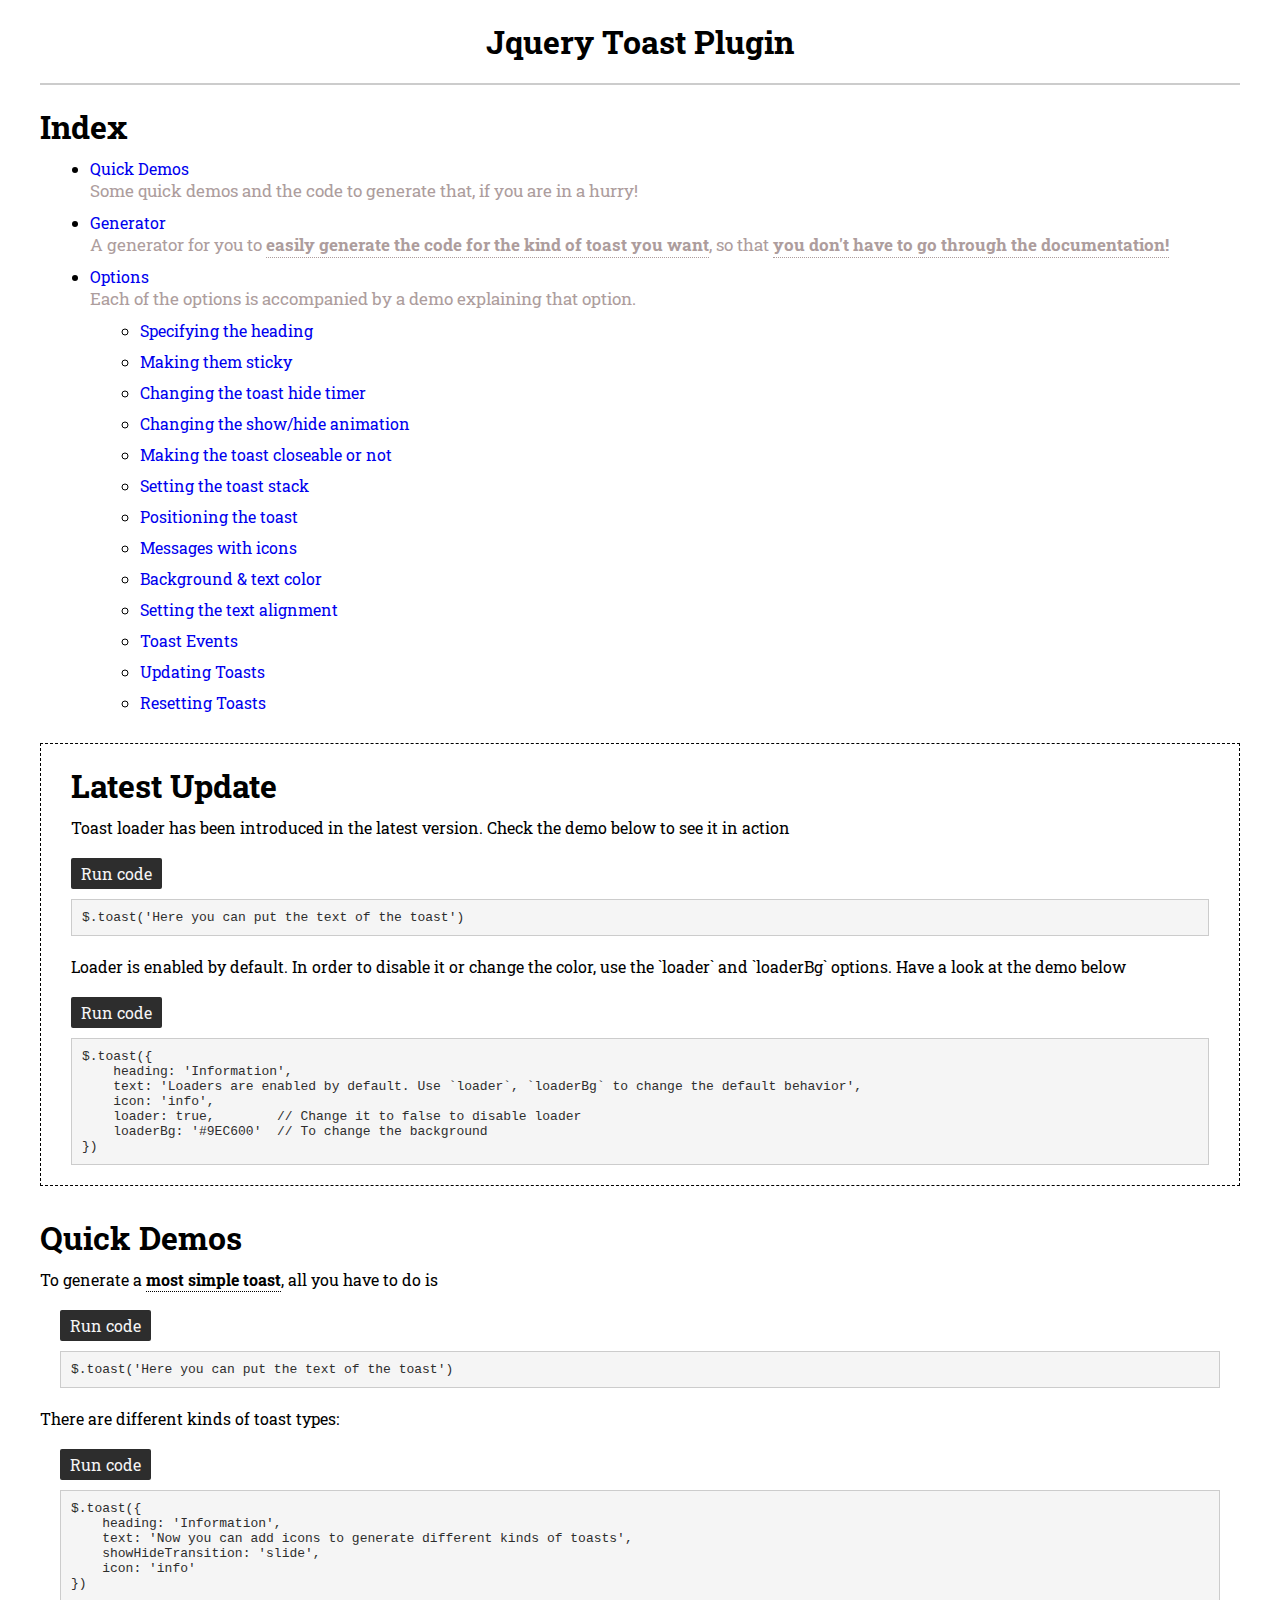
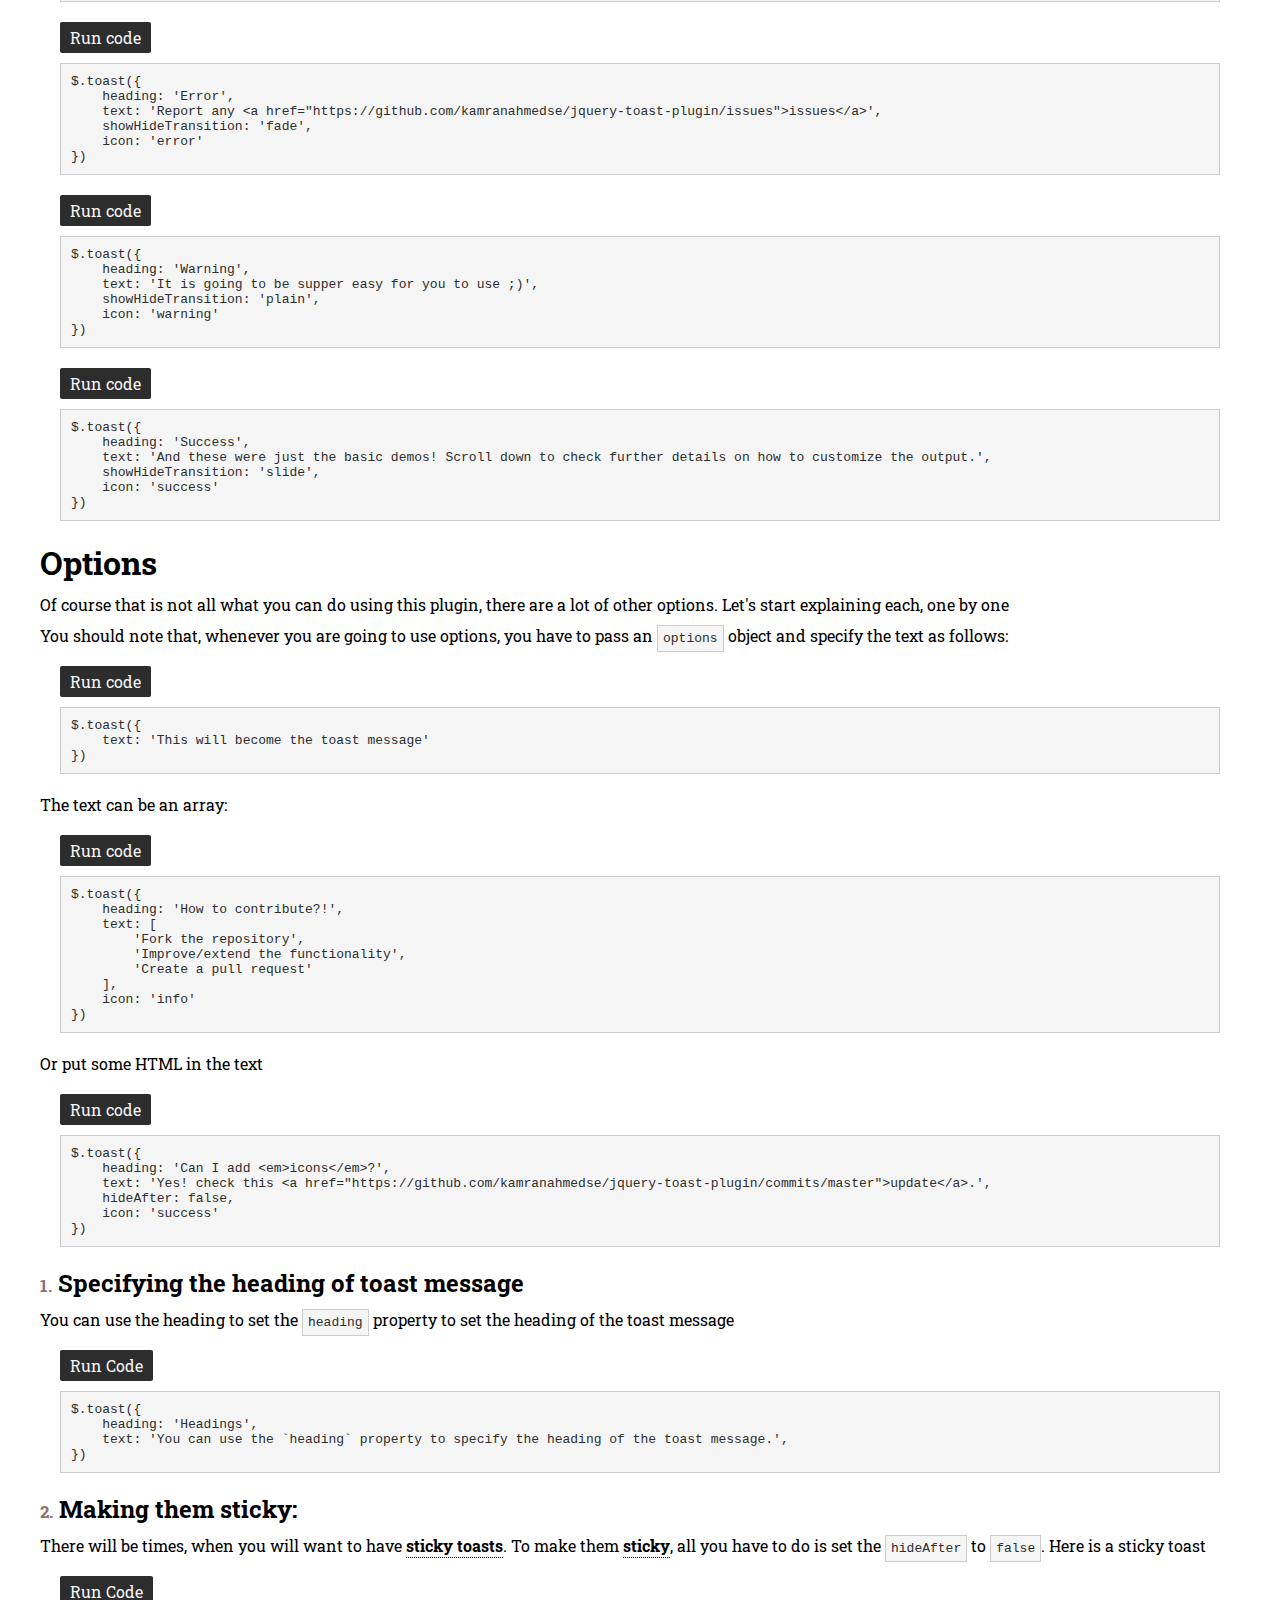
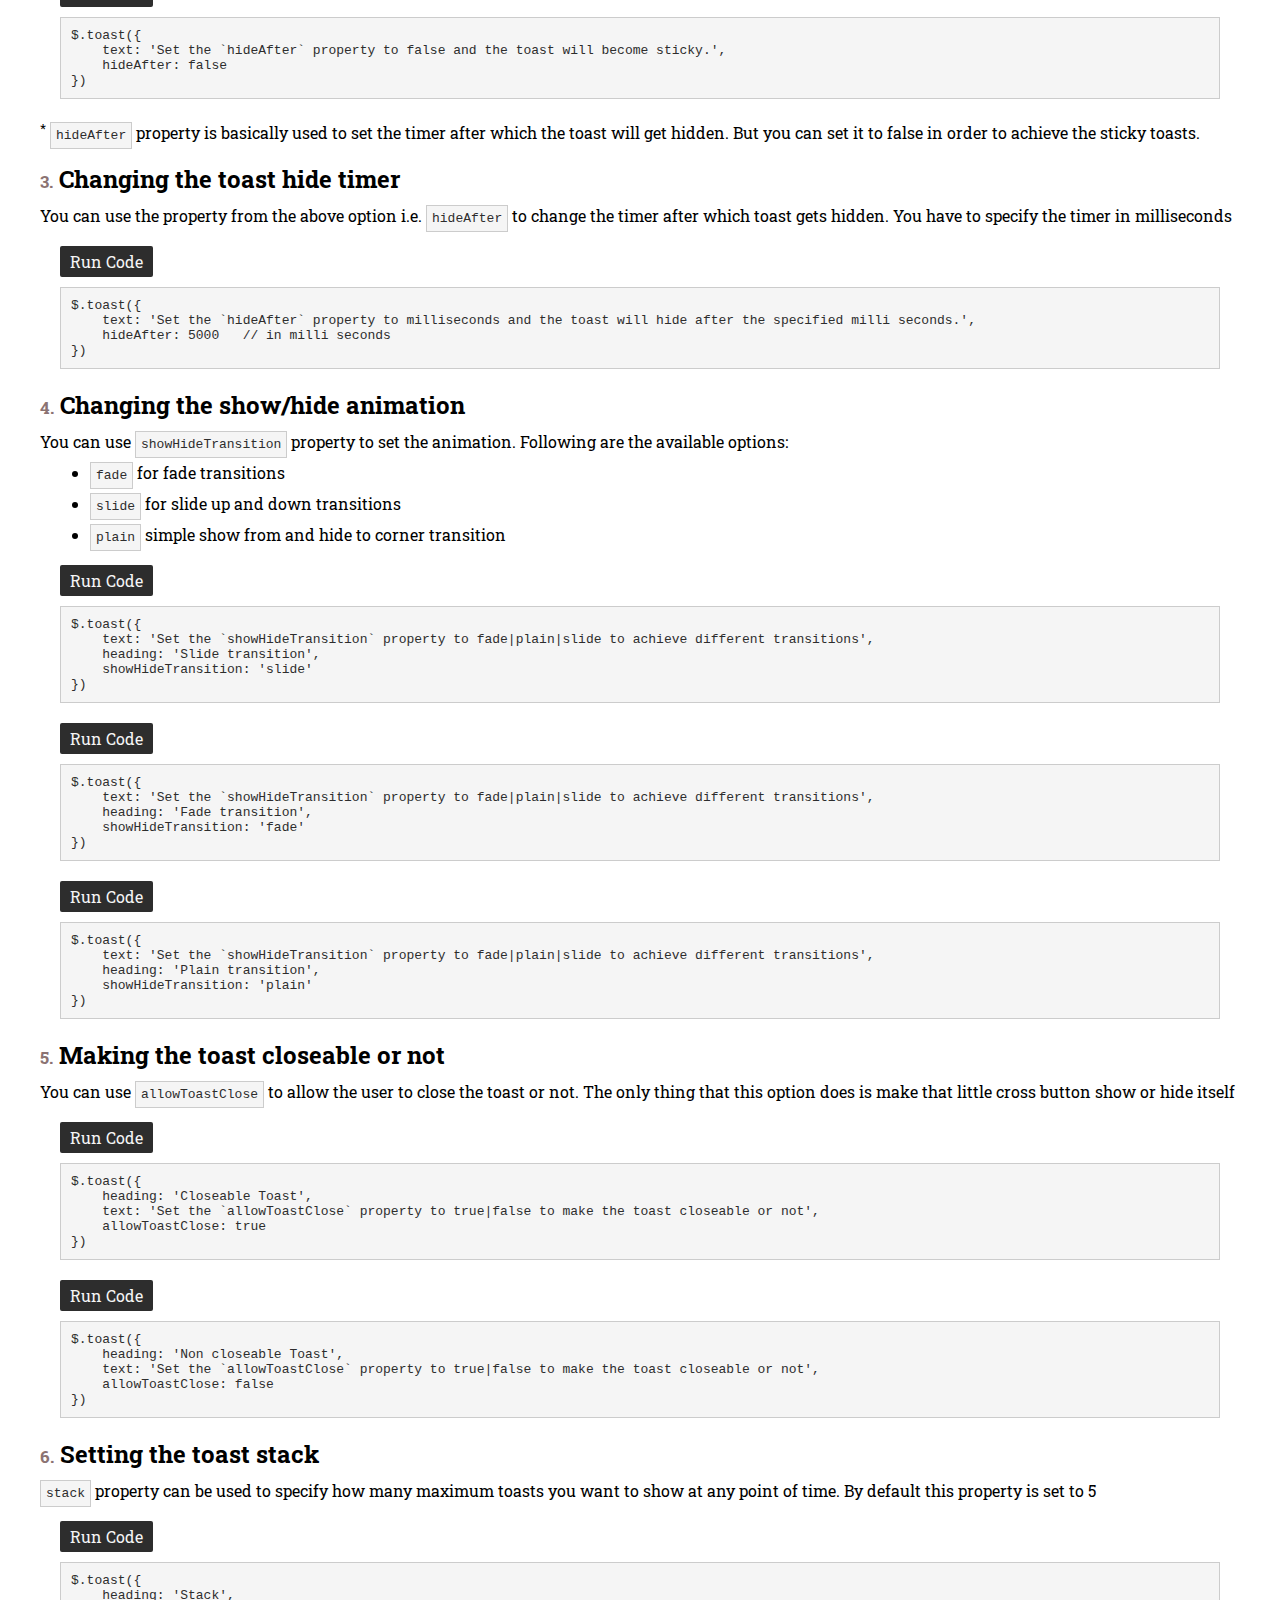
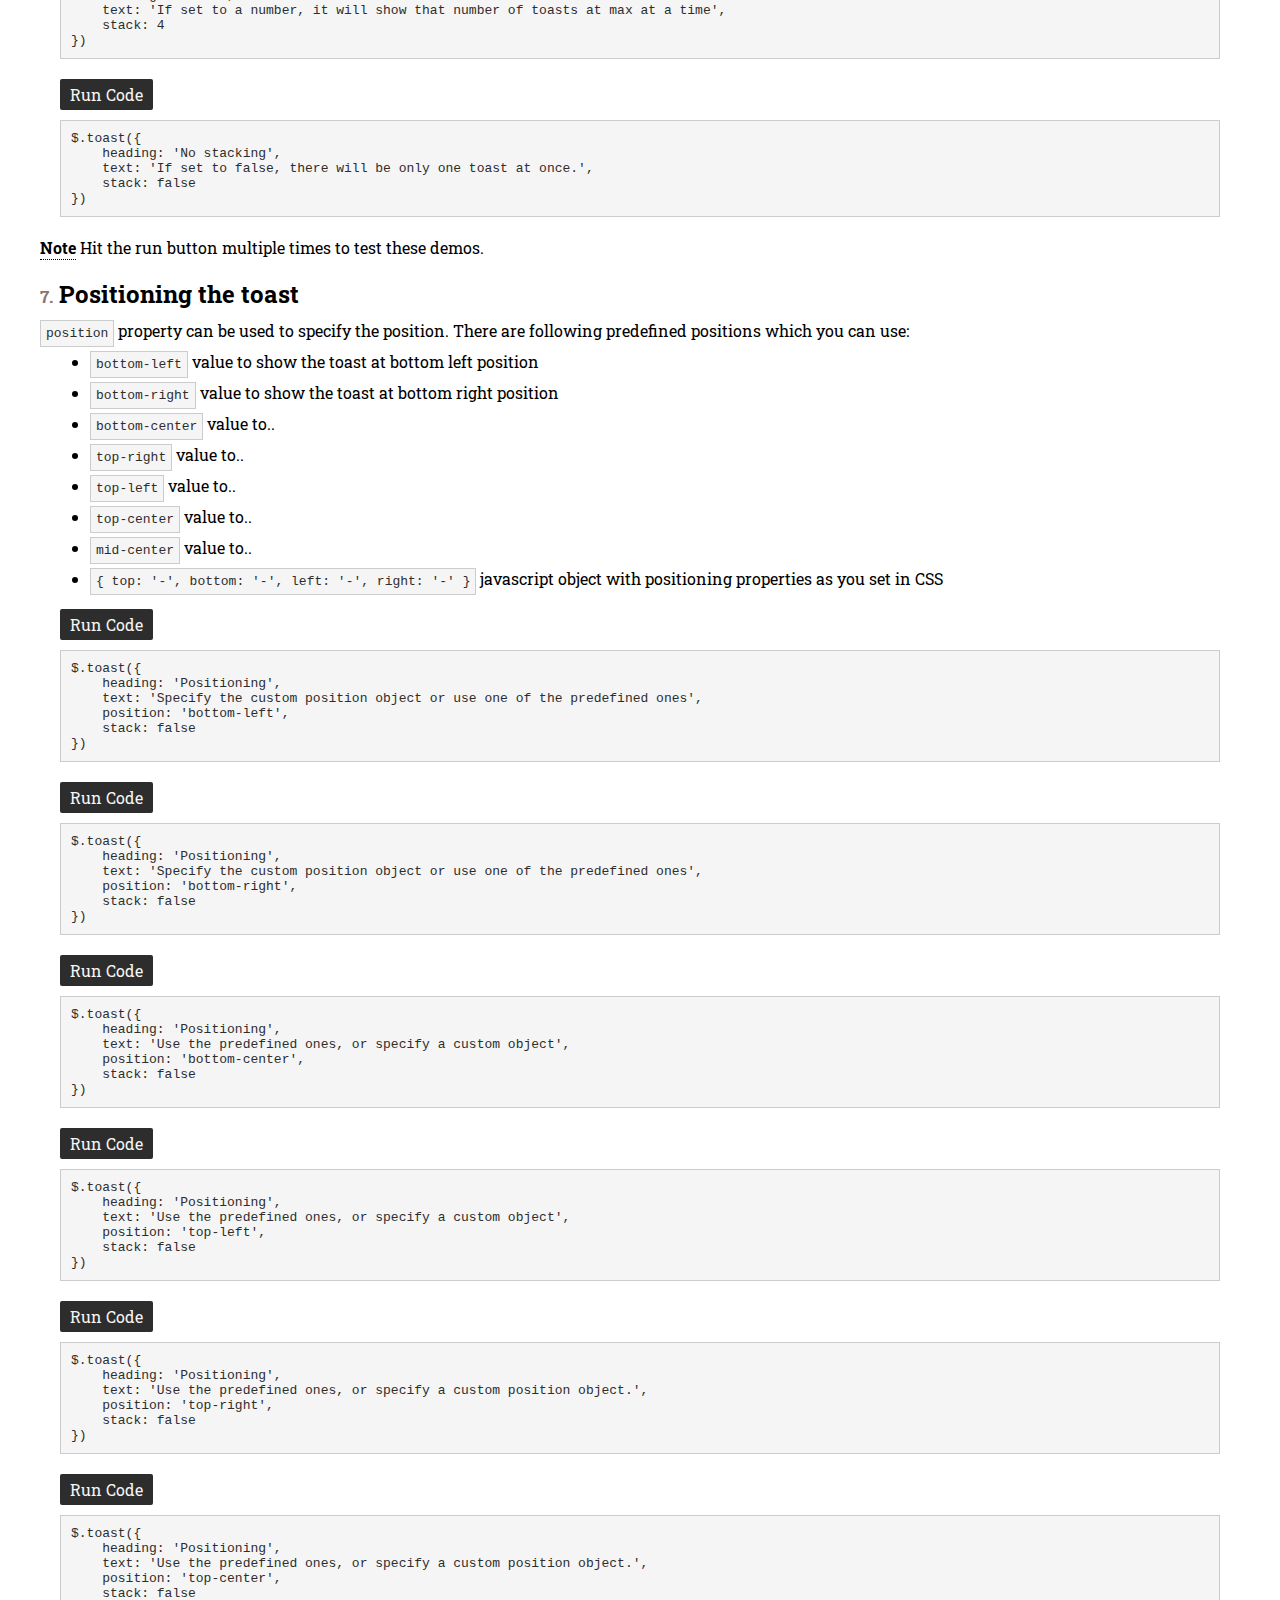
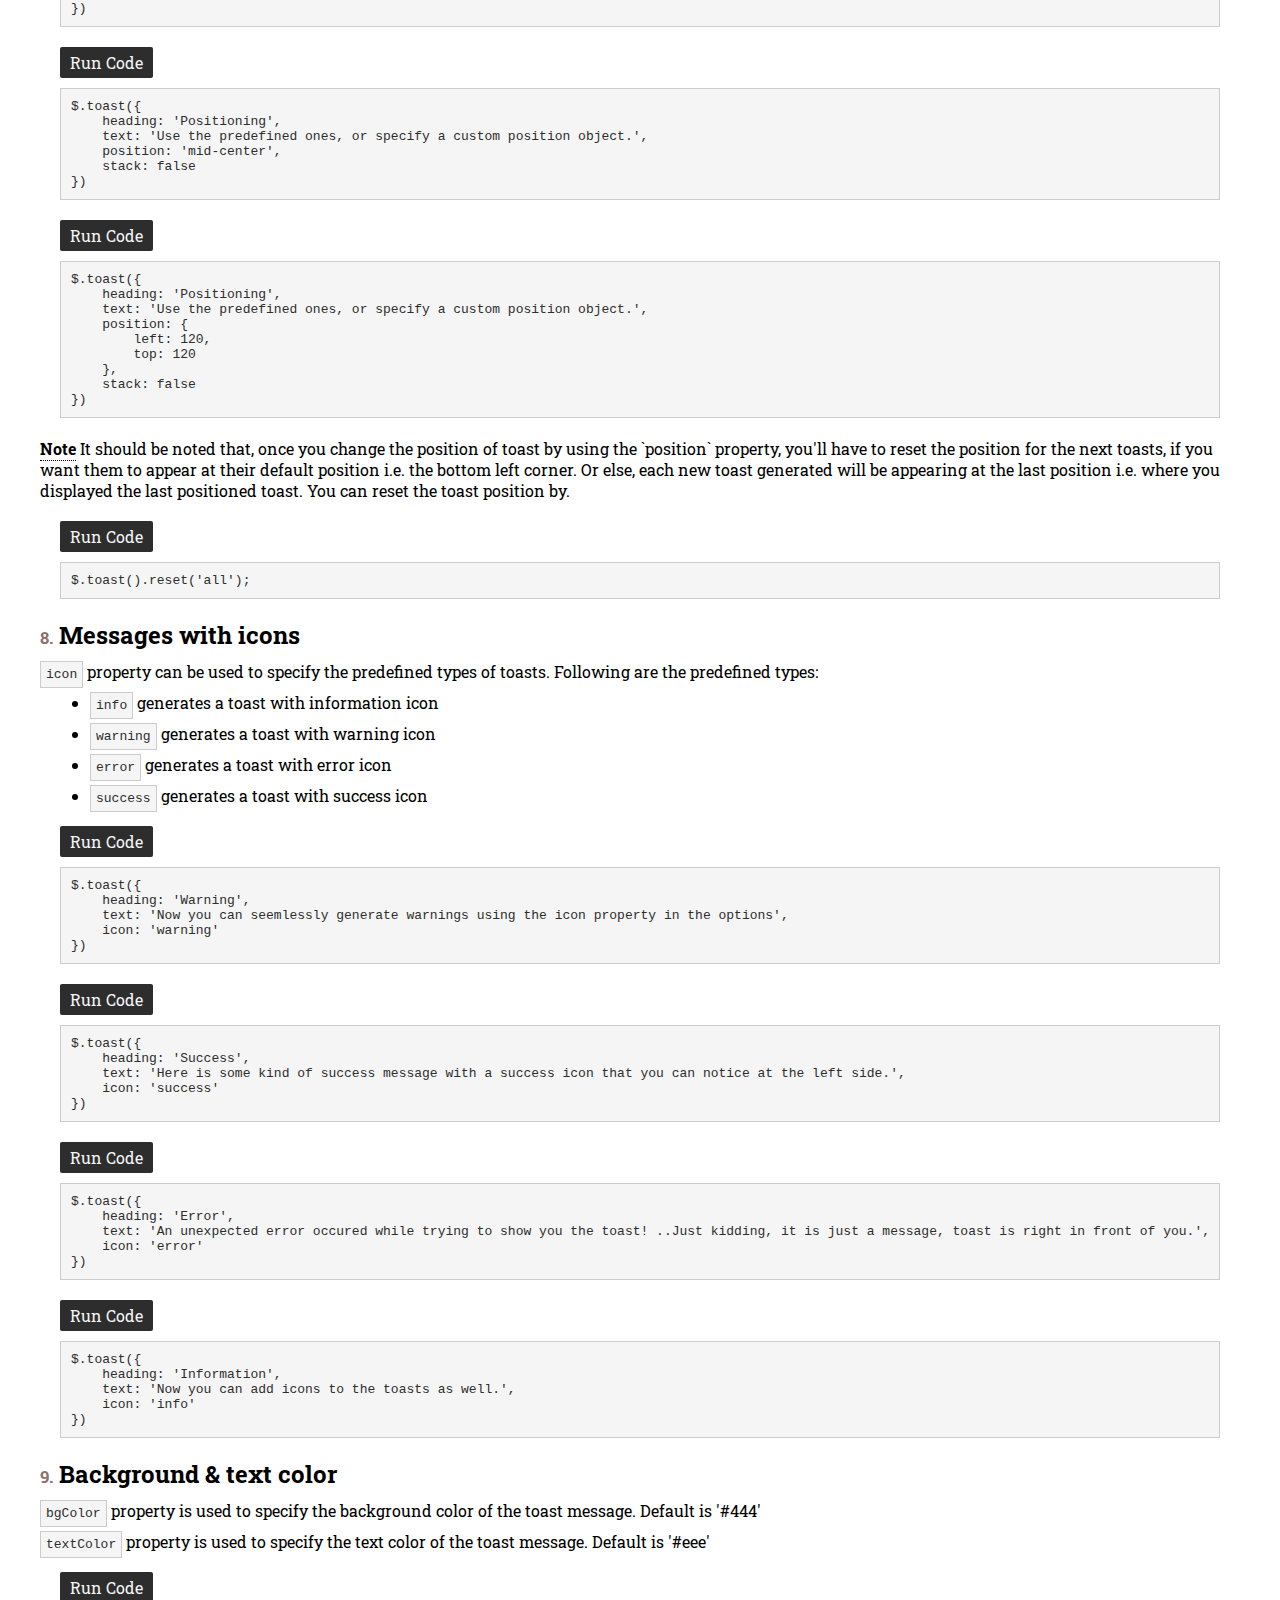
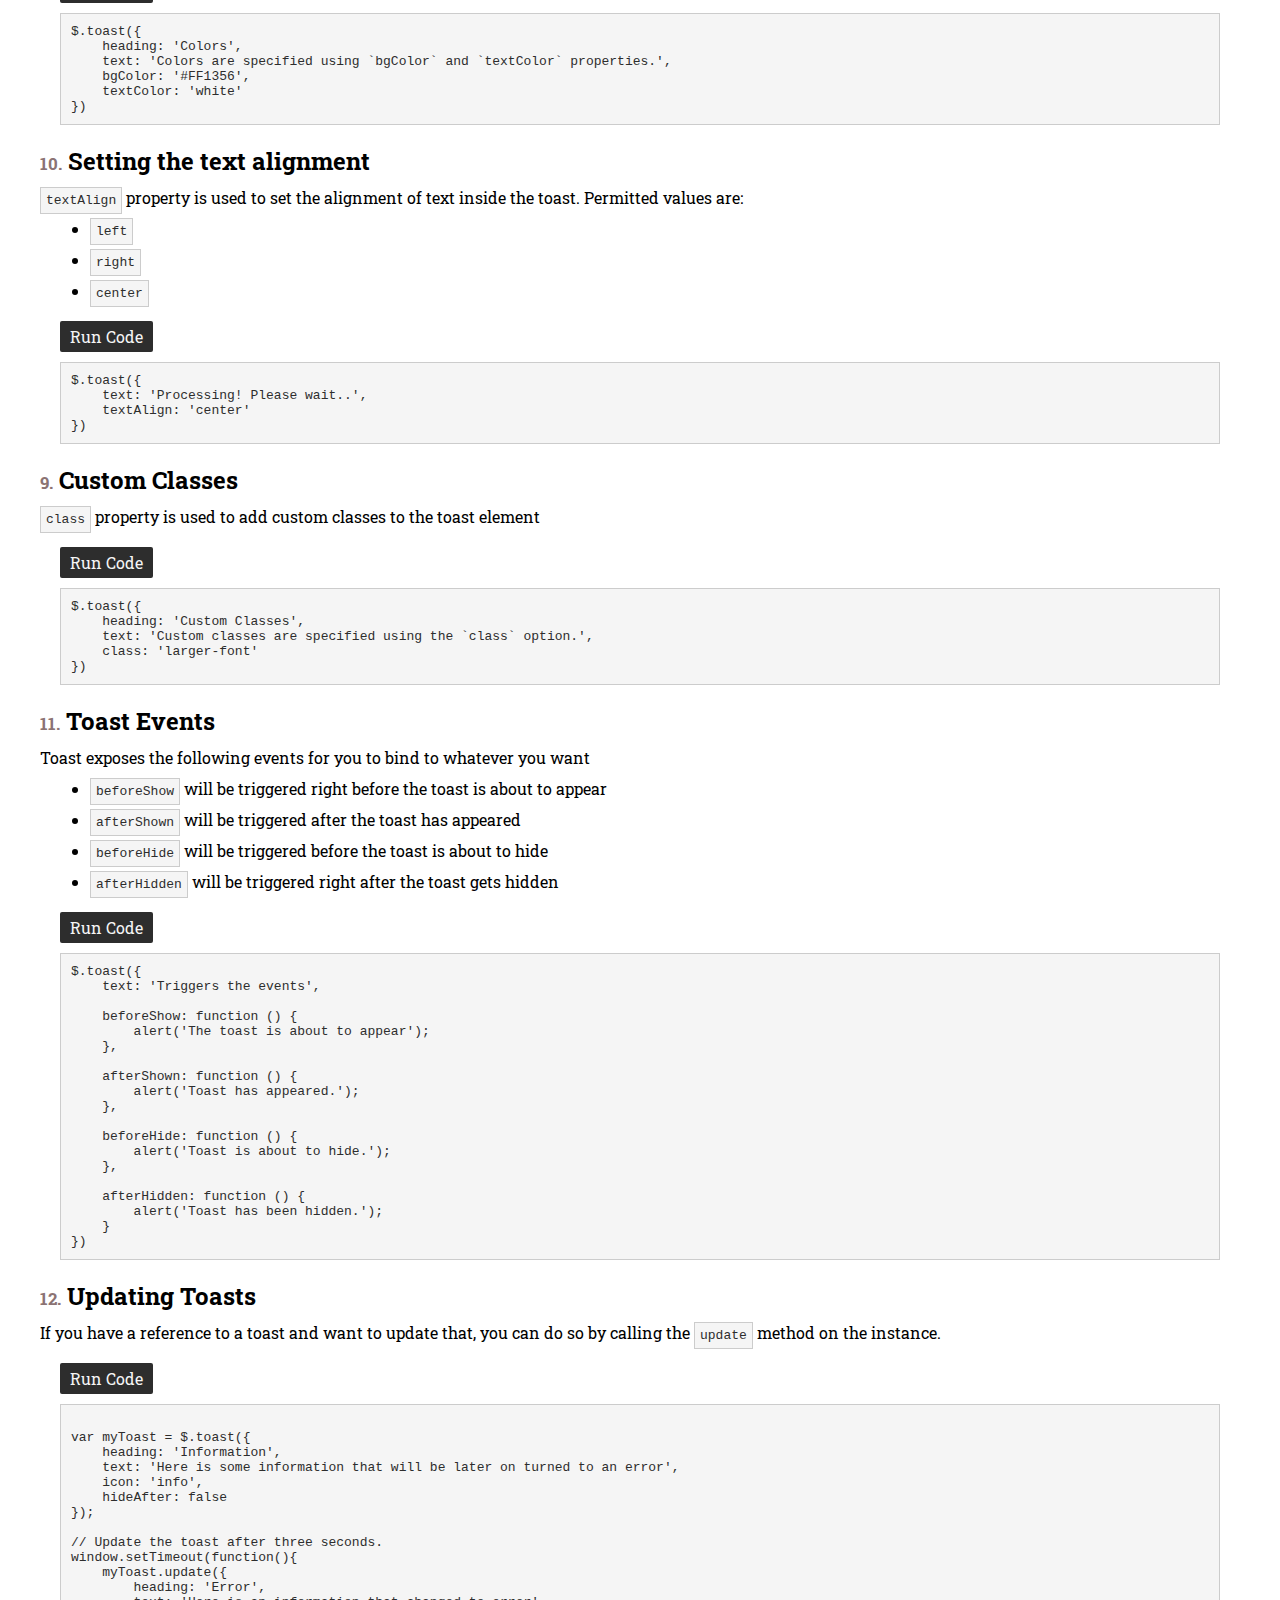
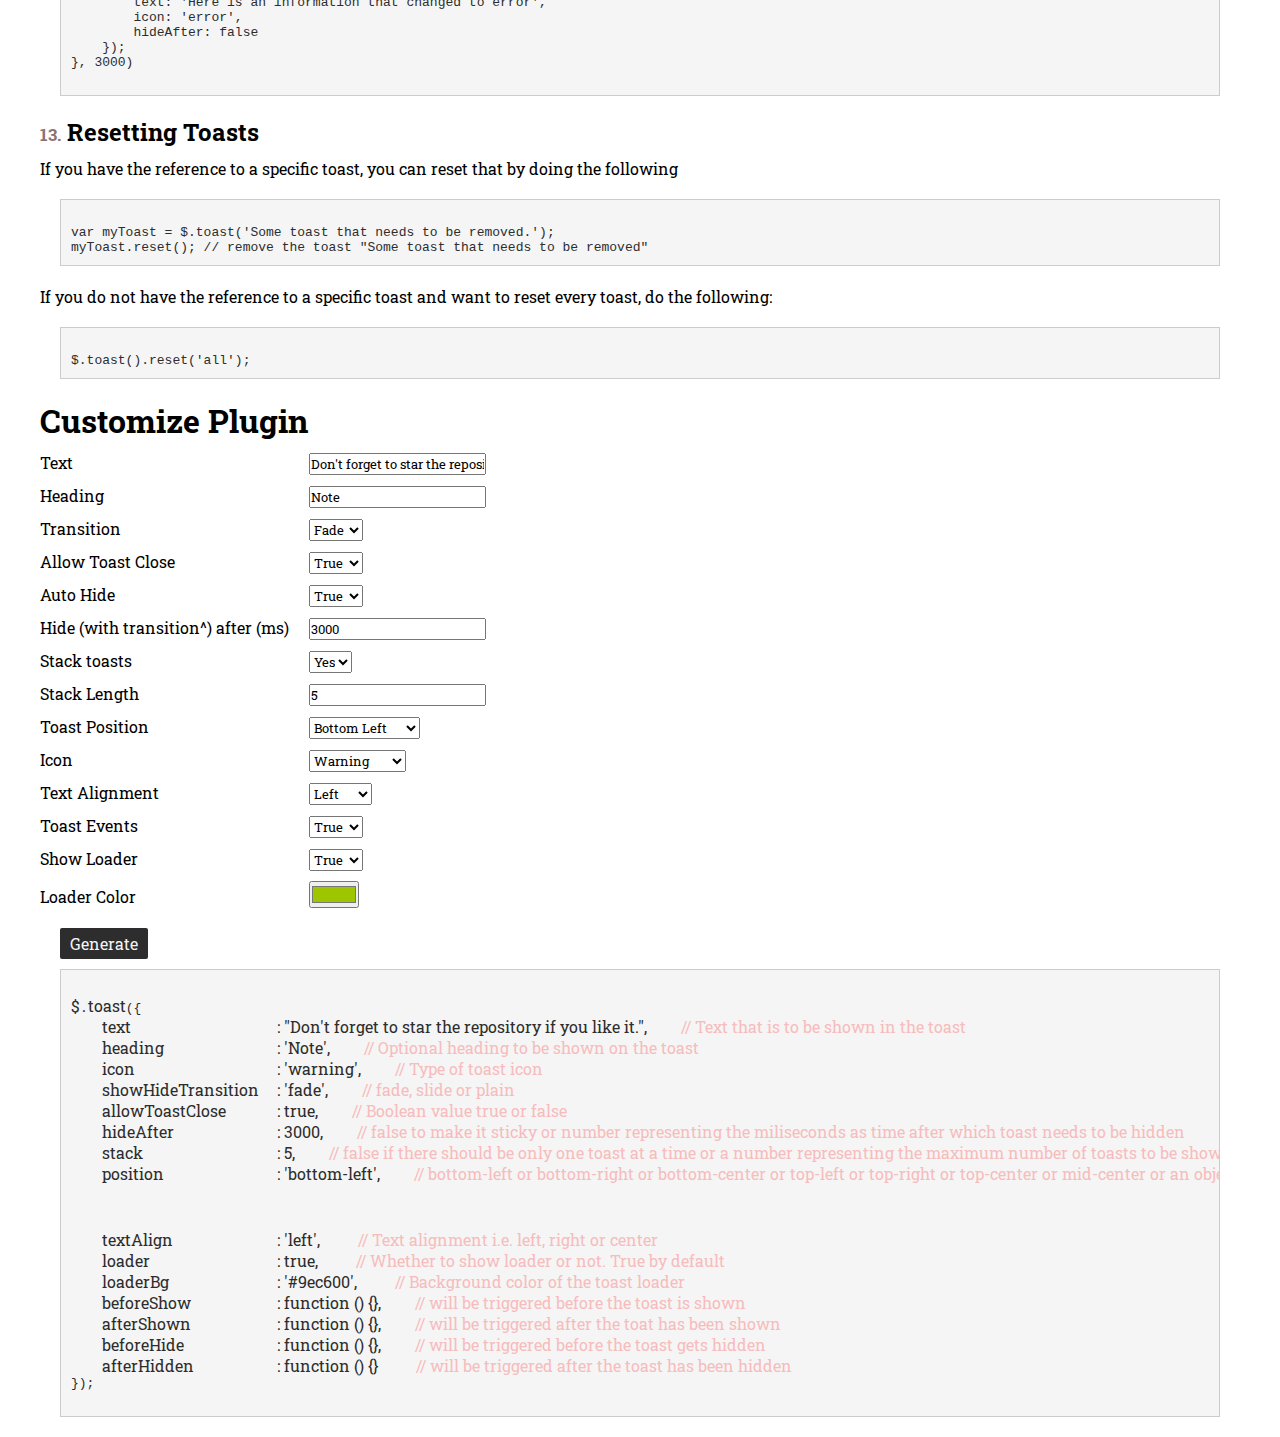
<file: toast/index.html>
<!DOCTYPE html>
<html lang="en">
<head>
    <meta charset="UTF-8">
    <title>Demo - Toast Plugin</title>
    <link href='http://fonts.googleapis.com/css?family=Roboto+Slab:400,700' rel='stylesheet' type='text/css'>
    <link rel="stylesheet" href="css/jquery.toast.css">
    <style type="text/css">
        * { font-family: 'Roboto Slab', serif; margin: 0; padding: 0; }
        hr { border: 1px solid #ccc; margin-bottom: 20px; }
        h1, h2 { margin: 20px 0px 10px; }
        a { text-decoration: none;}
        .container { display: block; width: 1200px; margin: auto; }
        strong { padding-bottom: 1px; border-bottom: 1px dotted; }
        p { margin: 10px 0px; }
        code { font-family: monospace; color: #2d2d2d; background: whitesmoke; display: block; padding: 10px; border: 1px solid #ccc; overflow: scroll;}
        a.eval-js { color: whitesmoke; padding: 5px 10px; display: inline-block; margin-bottom: 10px; background: #2d2d2d; border-radius: 2px; }
        span.muted { font-size: 17px; color: #8B7373; }
        span.code { font-family: monospace; color: #2d2d2d; background: whitesmoke; padding: 5px; border: 1px solid #ccc; }
        div.code-runner { margin: 20px 20px;}
        ul, ol { margin: 10px 50px; }
        ul li { margin-bottom: 10px; }
        .hidden { display: none; }
        span.k { display: inline-block; width: 175px; }
        span.c { color: #F7BCBC; padding-left: 30px; }
        .plugin-options label { display: inline-block; width: 265px; }
        span.toast-position span.k { display: inline; } 
        .toast-index .muted { display: block; color: #AD9D9D; }
        .toast-index .muted:hover { color: #333; }
        .latest-update { padding: 0px 30px; border: 1px dashed; margin: 30px 0; box-sizing: border-box; }
    </style>
</head>
<body>
    <div class="container">
        <h1 style="text-align: center; margin: 20px 0px;">Jquery Toast Plugin</h1>
        <hr>
        
        <h1>Index</h1>
        <ul class="toast-index">
            <li><a href="#quick-demos">Quick Demos</a> <span class="muted">Some quick demos and the code to generate that, if you are in a hurry!</span></li>
            <li><a href="#toast-generator">Generator</a> <span class="muted">A generator for you to <strong>easily generate the code for the kind of toast you want</strong>, so that <strong>you don't have to go through the documentation!</strong></span></li>
            <li>
                <a href="#options">Options</a>
                <span class="muted">Each of the options is accompanied by a demo explaining that option.</span>
                <ul>
                    <li><a href="#toast-head">Specifying the heading</a></li>
                    <li><a href="#sticky-toast">Making them sticky</a></li>
                    <li><a href="#toast-timer">Changing the toast hide timer</a></li>
                    <li><a href="#showhide-animation">Changing the show/hide animation</a></li>
                    <li><a href="#closeable-toasts">Making the toast closeable or not</a></li>
                    <li><a href="#toasts-stack">Setting the toast stack</a></li>
                    <li><a href="#toasts-positioning">Positioning the toast</a></li>
                    <li><a href="#toasts-icons">Messages with icons</a></li>
                    <li><a href="#toasts-bg-color">Background &amp; text color</a></li>
                    <li><a href="#toasts-text-alignment">Setting the text alignment</a></li>
                    <li><a href="#toasts-events">Toast Events</a></li>
                    <li><a href="#updating-toasts">Updating Toasts</a></li>
                    <li><a href="#resetting-toasts">Resetting Toasts</a></li>
                </ul>
            </li>
        </ul>
        
        <div class="latest-update">
            <h1 id="latest-update">Latest Update</h1>
            <p>Toast loader has been introduced in the latest version. Check the demo below to see it in action</p>
            <div class="code-runner" style="margin-left: 0px; margin-right: 0px;">
                <a class="eval-js" href="#">Run code</a>
                <pre><code>$.toast('Here you can put the text of the toast')</code></pre>
            </div>

            <p>Loader is enabled by default. In order to disable it or change the color, use the `loader` and `loaderBg` options. Have a look at the demo below</p>

            <div class="code-runner" style="margin-left: 0px; margin-right: 0px;">
                <a class="eval-js" href="#">Run code</a>
                <pre><code>$.toast({
    heading: 'Information',
    text: 'Loaders are enabled by default. Use `loader`, `loaderBg` to change the default behavior',
    icon: 'info',
    loader: true,        // Change it to false to disable loader
    loaderBg: '#9EC600'  // To change the background
})</code></pre>
            </div>
        </div>
        


        <h1 id="quick-demos">Quick Demos</h1>

        <p>To generate a <strong>most simple toast</strong>, all you have to do is</p>
        <div class="code-runner">
            <a class="eval-js" href="#">Run code</a>
            <pre><code>$.toast('Here you can put the text of the toast')</code></pre>
        </div>

        <p>There are different kinds of toast types:</p>
        <div class="code-runner">
            <a class="eval-js" href="#">Run code</a>
<pre><code>$.toast({
    heading: 'Information',
    text: 'Now you can add icons to generate different kinds of toasts',
    showHideTransition: 'slide',
    icon: 'info'
})</code></pre>
        </div>

        <div class="code-runner">
            <a class="eval-js" href="#">Run code</a>
<pre><code>$.toast({
    heading: 'Error',
    text: 'Report any &lt;a href="https://github.com/kamranahmedse/jquery-toast-plugin/issues"&gt;issues&lt;/a&gt;',
    showHideTransition: 'fade',
    icon: 'error'
})</code></pre>
        </div>

        <div class="code-runner">
            <a class="eval-js" href="#">Run code</a>
<pre><code>$.toast({
    heading: 'Warning',
    text: 'It is going to be supper easy for you to use ;)',
    showHideTransition: 'plain',
    icon: 'warning'
})</code></pre>
        </div>

        <div class="code-runner">
            <a class="eval-js" href="#">Run code</a>
<pre><code>$.toast({
    heading: 'Success',
    text: 'And these were just the basic demos! Scroll down to check further details on how to customize the output.',
    showHideTransition: 'slide',
    icon: 'success'
})</code></pre>
        </div>

        <h1 id="options">Options</h1>
        <p>Of course that is not all what you can do using this plugin, there are a lot of other options. Let's start explaining each, one by one</p>
        <p>You should note that, whenever you are going to use options, you have to pass an <span class="code">options</span> object and specify the text as follows:</p>

        <div class="code-runner">
            <a href="#" class="eval-js">Run code</a>
<pre><code>$.toast({
    text: 'This will become the toast message'
})</code></pre>
        </div>
        
        <p>The text can be an array:</p>

        <div class="code-runner">
            <a href="#" class="eval-js">Run code</a>
<pre><code>$.toast({
    heading: 'How to contribute?!',
    text: [
        'Fork the repository', 
        'Improve/extend the functionality', 
        'Create a pull request'
    ],
    icon: 'info'
})</code></pre>
        </div>
    
        <p>Or put some HTML in the text</p>
        
        <div class="code-runner">
            <a href="#" class="eval-js">Run code</a>
<pre><code>$.toast({
    heading: 'Can I add &lt;em&gt;icons&lt;/em&gt;?',
    text: 'Yes! check this &lt;a href="https://github.com/kamranahmedse/jquery-toast-plugin/commits/master"&gt;update&lt;/a&gt;.',
    hideAfter: false,
    icon: 'success'
})</code></pre>
        </div>

        <h2 id="toast-head"><span class="muted">1.</span> Specifying the heading of toast message</h2>
        <p>You can use the heading to set the <span class="code">heading</span> property to set the heading of the toast message</p>
        <div class="code-runner">
            <a href="#" class="eval-js">Run Code</a>
<pre><code>$.toast({
    heading: 'Headings',
    text: 'You can use the `heading` property to specify the heading of the toast message.',
})</code></pre>
        </div>

        <h2 id="sticky-toast"><span class="muted">2.</span> Making them sticky:</h2>
        <p>There will be times, when you will want to have <strong>sticky toasts</strong>. To make them <strong>sticky</strong>, all you have to do is set the <span class="code">hideAfter</span> to <span class="code">false</span>. Here is a sticky toast</p>
        
        <div class="code-runner">
            <a href="#" class="eval-js">Run Code</a>
<pre><code>$.toast({
    text: 'Set the `hideAfter` property to false and the toast will become sticky.',
    hideAfter: false
})</code></pre>
        </div>
        
        <p><sup>*</sup> <span class="code">hideAfter</span> property is basically used to set the timer after which the toast will get hidden. But you can set it to false in order to achieve the sticky toasts.</p>
        
        <h2 id="toast-timer"><span class="muted">3.</span> Changing the toast hide timer</h2>
        <p>You can use the property from the above option i.e. <span class="code">hideAfter</span> to change the timer after which toast gets hidden. You have to specify the timer in milliseconds</p>
        
        <div class="code-runner">
            <a href="#" class="eval-js">Run Code</a>
<pre><code>$.toast({
    text: 'Set the `hideAfter` property to milliseconds and the toast will hide after the specified milli seconds.',
    hideAfter: 5000   // in milli seconds
})</code></pre>
        </div>

        <h2 id="showhide-animation"><span class="muted">4.</span> Changing the show/hide animation</h2>
        <p>You can use <span class="code">showHideTransition</span> property to set the animation. Following are the available options:</p>
        <ul>
            <li><span class="code">fade</span> for fade transitions</li>
            <li><span class="code">slide</span> for slide up and down transitions</li>
            <li><span class="code">plain</span> simple show from and hide to corner transition</li>
        </ul>
        
        <div class="code-runner">
            <a href="#" class="eval-js">Run Code</a>
<pre><code>$.toast({
    text: 'Set the `showHideTransition` property to fade|plain|slide to achieve different transitions',
    heading: 'Slide transition',
    showHideTransition: 'slide'
})</code></pre>
        </div>

        <div class="code-runner">
            <a href="#" class="eval-js">Run Code</a>
<pre><code>$.toast({
    text: 'Set the `showHideTransition` property to fade|plain|slide to achieve different transitions',
    heading: 'Fade transition',
    showHideTransition: 'fade'
})</code></pre>
        </div>

        <div class="code-runner">
            <a href="#" class="eval-js">Run Code</a>
<pre><code>$.toast({
    text: 'Set the `showHideTransition` property to fade|plain|slide to achieve different transitions',
    heading: 'Plain transition',
    showHideTransition: 'plain'
})</code></pre>
        </div>

        <h2 id="closeable-toasts"><span class="muted">5.</span> Making the toast closeable or not</h2>
        <p>You can use <span class="code">allowToastClose</span> to allow the user to close the toast or not. The only thing that this option does is make that little cross button show or hide itself</p>

        <div class="code-runner">
            <a href="#" class="eval-js">Run Code</a>
<pre><code>$.toast({
    heading: 'Closeable Toast',
    text: 'Set the `allowToastClose` property to true|false to make the toast closeable or not',
    allowToastClose: true
})</code></pre>
        </div>

        <div class="code-runner">
            <a href="#" class="eval-js">Run Code</a>
<pre><code>$.toast({
    heading: 'Non closeable Toast',
    text: 'Set the `allowToastClose` property to true|false to make the toast closeable or not',
    allowToastClose: false
})</code></pre>
        </div>
    
        <h2 id="toasts-stack"><span class="muted">6.</span> Setting the toast stack</h2>
        <p><span class="code">stack</span> property can be used to specify how many maximum toasts you want to show at any point of time. By default this property is set to 5</p>

        <div class="code-runner">
            <a href="#" class="eval-js">Run Code</a>
<pre><code>$.toast({
    heading: 'Stack',
    text: 'If set to a number, it will show that number of toasts at max at a time',
    stack: 4
})</code></pre>
        </div>

        <div class="code-runner">
            <a href="#" class="eval-js">Run Code</a>
<pre><code>$.toast({
    heading: 'No stacking',
    text: 'If set to false, there will be only one toast at once.',
    stack: false
})</code></pre>
        </div>

        <p><strong>Note</strong> Hit the run button multiple times to test these demos.</p>

        <h2 id="toasts-positioning"><span class="muted">7.</span> Positioning the toast</h2>
        <p><span class="code">position</span> property can be used to specify the position. There are following predefined positions which you can use:</p>
        <ul>
            <li><span class="code">bottom-left</span> value to show the toast at bottom left position</li>
            <li><span class="code">bottom-right</span> value to show the toast at bottom right position</li>
            <li><span class="code">bottom-center</span> value to..</li>
            <li><span class="code">top-right</span> value to..</li>
            <li><span class="code">top-left</span> value to..</li>
            <li><span class="code">top-center</span> value to..</li>
            <li><span class="code">mid-center</span> value to..</li>
            <li><span class="code">{ top: '-', bottom: '-', left: '-', right: '-' }</span> javascript object with positioning properties as you set in CSS</li>
        </ul>

        <div class="code-runner">
            <a href="#" class="eval-js">Run Code</a>
<pre><code><span class='hidden'>$.toast().reset('all');</span>$.toast({
    heading: 'Positioning',
    text: 'Specify the custom position object or use one of the predefined ones',
    position: 'bottom-left',
    stack: false
})</code></pre>
        </div>

        <div class="code-runner">
            <a href="#" class="eval-js">Run Code</a>
<pre><code><span class='hidden'>$.toast().reset('all');</span>$.toast({
    heading: 'Positioning',
    text: 'Specify the custom position object or use one of the predefined ones',
    position: 'bottom-right',
    stack: false
})</code></pre>
        </div>

        <div class="code-runner">
            <a href="#" class="eval-js">Run Code</a>
<pre><code><span class='hidden'>$.toast().reset('all');</span>$.toast({
    heading: 'Positioning',
    text: 'Use the predefined ones, or specify a custom object',
    position: 'bottom-center',
    stack: false
})</code></pre>
        </div>

        <div class="code-runner">
            <a href="#" class="eval-js">Run Code</a>
<pre><code><span class='hidden'>$.toast().reset('all');</span>$.toast({
    heading: 'Positioning',
    text: 'Use the predefined ones, or specify a custom object',
    position: 'top-left',
    stack: false
})</code></pre>
        </div>

        <div class="code-runner">
            <a href="#" class="eval-js">Run Code</a>
<pre><code><span class='hidden'>$.toast().reset('all');</span>$.toast({
    heading: 'Positioning',
    text: 'Use the predefined ones, or specify a custom position object.',
    position: 'top-right',
    stack: false
})</code></pre>
        </div>

        <div class="code-runner">
            <a href="#" class="eval-js">Run Code</a>
<pre><code><span class='hidden'>$.toast().reset('all');</span>$.toast({
    heading: 'Positioning',
    text: 'Use the predefined ones, or specify a custom position object.',
    position: 'top-center',
    stack: false
})</code></pre>
        </div>

        <div class="code-runner">
            <a href="#" class="eval-js">Run Code</a>
<pre><code><span class='hidden'>$.toast().reset('all');</span>$.toast({
    heading: 'Positioning',
    text: 'Use the predefined ones, or specify a custom position object.',
    position: 'mid-center',
    stack: false
})</code></pre>
        </div>

        <div class="code-runner">
            <a href="#" class="eval-js">Run Code</a>
<pre><code><span class='hidden'>$.toast().reset('all');</span>$.toast({
    heading: 'Positioning',
    text: 'Use the predefined ones, or specify a custom position object.',
    position: {
        left: 120,
        top: 120
    },
    stack: false
})</code></pre>
        </div>
    
        <p><strong>Note</strong> It should be noted that, once you change the position of toast by using the `position` property, you'll have to reset the position for the next toasts, if you want them to appear at their default position i.e. the bottom left corner. Or else, each new toast generated will be appearing at the last position i.e. where you displayed the last positioned toast. You can reset the toast position by.</p>

        <div class="code-runner">
            <a href="#" class="eval-js">Run Code</a>
<pre><code>$.toast().reset('all');</code></pre>
        </div>
    
        <h2 id="toasts-icons"><span class="muted">8.</span> Messages with icons</h2>
        <p><span class="code">icon</span> property can be used to specify the predefined types of toasts. Following are the predefined types:</p>
        <ul>
            <li><span class="code">info</span> generates a toast with information icon</li>
            <li><span class="code">warning</span> generates a toast with warning icon</li>
            <li><span class="code">error</span> generates a toast with error icon</li>
            <li><span class="code">success</span> generates a toast with success icon</li>
        </ul>
        
        <div class="code-runner">
            <a href="#" class="eval-js">Run Code</a>
<pre><code>$.toast({
    heading: 'Warning',
    text: 'Now you can seemlessly generate warnings using the icon property in the options',
    icon: 'warning'
})</code></pre>
        </div>
        
        <div class="code-runner">
            <a href="#" class="eval-js">Run Code</a>
<pre><code>$.toast({
    heading: 'Success',
    text: 'Here is some kind of success message with a success icon that you can notice at the left side.',
    icon: 'success'
})</code></pre>
        </div>
    
        <div class="code-runner">
            <a href="#" class="eval-js">Run Code</a>
<pre><code>$.toast({
    heading: 'Error',
    text: 'An unexpected error occured while trying to show you the toast! ..Just kidding, it is just a message, toast is right in front of you.',
    icon: 'error'
})</code></pre>
        </div>
    
        <div class="code-runner">
            <a href="#" class="eval-js">Run Code</a>
<pre><code>$.toast({
    heading: 'Information',
    text: 'Now you can add icons to the toasts as well.',
    icon: 'info'
})</code></pre>
        </div>
            
        <h2 id="toasts-bg-color"><span class="muted">9.</span> Background &amp; text color</h2>
        <p><span class="code">bgColor</span> property is used to specify the background color of the toast message. Default is '#444'</p>
        <p><span class="code">textColor</span> property is used to specify the text color of the toast message. Default is '#eee'</p>
            
        <div class="code-runner">
            <a href="#" class="eval-js">Run Code</a>
<pre><code>$.toast({
    heading: 'Colors',
    text: 'Colors are specified using `bgColor` and `textColor` properties.',
    bgColor: '#FF1356',
    textColor: 'white'
})</code></pre>
        </div>

        <h2 id="toasts-text-alignment"><span class="muted">10.</span> Setting the text alignment</h2>
        <p><span class="code">textAlign</span> property is used to set the alignment of text inside the toast. Permitted values are:</p>
        <ul>
            <li><span class="code">left</span></li>
            <li><span class="code">right</span></li>
            <li><span class="code">center</span></li>
        </ul>

        <div class="code-runner">
            <a href="#" class="eval-js">Run Code</a>
<pre><code>$.toast({
    text: 'Processing! Please wait..',
    textAlign: 'center'
})</code></pre>
        </div>

        <h2 id="toasts-class"><span class="muted">9.</span> Custom Classes </h2>
        <p><span class="code">class</span> property is used to add custom classes to the toast element</p>
        <style type="text/css">
            .larger-font {
                font-size: larger;
            }
        </style>
            
        <div class="code-runner">
            <a href="#" class="eval-js">Run Code</a>
<pre><code>$.toast({
    heading: 'Custom Classes',
    text: 'Custom classes are specified using the `class` option.',
    class: 'larger-font'
})</code></pre>
        </div>
            
        <h2 id="toasts-events"><span class="muted">11.</span> Toast Events</h2>
        <p>Toast exposes the following events for you to bind to whatever you want</p>
        <ul>
            <li><span class="code">beforeShow</span> will be triggered right before the toast is about to appear</li>
            <li><span class="code">afterShown</span> will be triggered after the toast has appeared</li>
            <li><span class="code">beforeHide</span> will be triggered before the toast is about to hide</li>
            <li><span class="code">afterHidden</span> will be triggered right after the toast gets hidden</li>
        </ul>
            
        <div class="code-runner">
            <a href="#" class="eval-js"><span class='hidden'>$.toast().reset('all');</span>Run Code</a>
<pre><code>$.toast({
    text: 'Triggers the events',

    beforeShow: function () {
        alert('The toast is about to appear');
    },

    afterShown: function () {
        alert('Toast has appeared.');
    },

    beforeHide: function () {
        alert('Toast is about to hide.');
    },

    afterHidden: function () {
        alert('Toast has been hidden.');
    }
})</code></pre>
        </div>
    
        <h2 id="updating-toasts"><span class="muted">12.</span> Updating Toasts</h2>
        <p>If you have a reference to a toast and want to update that, you can do so by calling the <span class="code">update</span> method on the instance.</p>

        <div class="code-runner">
        <a href="#" class="eval-js">Run Code</a>
<pre><code>
var myToast = $.toast({
    heading: 'Information',
    text: 'Here is some information that will be later on turned to an error',
    icon: 'info',
    hideAfter: false
});

// Update the toast after three seconds.
window.setTimeout(function(){
    myToast.update({
        heading: 'Error',
        text: 'Here is an information that changed to error',
        icon: 'error',
        hideAfter: false
    });    
}, 3000)

</code></pre>
        </div>

        <h2 id="resetting-toasts"><span class="muted">13.</span> Resetting Toasts</h2>
        <p>If you have the reference to a specific toast, you can reset that by doing the following</p>

        <div class="code-runner">
<pre><code>
var myToast = $.toast('Some toast that needs to be removed.');
myToast.reset(); // remove the toast "Some toast that needs to be removed"
</code></pre>
        </div>
        
        <p>If you do not have the reference to a specific toast and want to reset every toast, do the following:</p>
        <div class="code-runner">
<pre><code>
$.toast().reset('all');
</code></pre>
        </div>

        

    <div class="plugin-options">
          <h1 id="toast-generator">Customize Plugin</h1>

          <p>
            <label for="toast-text">Text</label>
            <input type="text" id="toast-text" class="toast-text" value="Don't forget to star the repository if you like it.">
          </p>
          <p>
            <label for="toast-heading">Heading</label>
            <input type="text" id="toast-heading" class="toast-heading" value="Note">
          </p>
          <p>
            <label for="toast-transition">Transition</label>
            <select name="toast-transition" id="toast-transition" class="toast-transition">
              <option value="fade">Fade</option>
              <option value="slide">Slide</option>
              <option value="plain">Plain</option>
            </select>
          </p>
          <p>
            <label for="allow-toast-close">Allow Toast Close</label>
            <select name="allow-toast-close" id="allow-toast-close" class="allow-toast-close">
              <option value="true">True</option>
              <option value="false">False</option>
            </select>
          </p>

          <p>
            <label for="auto-hide-toast">Auto Hide</label>
            <select name="auto-hide-toast" id="auto-hide-toast" class="auto-hide-toast">
              <option value="true">True</option>
              <option value="false">False</option>
            </select>
          </p>

          <p class="autohide-after sub-item">
            <label for="autohide-after">Hide (with transition^) after (ms)</label>
            <input type="text" id="autohide-after" class="autohide-after" value="3000">
          </p>

          <p class="">
            <label for="stack-toasts">Stack toasts</label>
            <select name="stack-toasts" id="stack-toasts" class="stack-toasts">
              <option value="true">Yes</option>
              <option value="false">No</option>
            </select>
          </p>
  
          <p class="stack-length sub-item">
            <label for="stack-length">Stack Length </label>
            <input type="text" id="stack-length" class="stack-length" value="5">
          </p>

          <p class="">
            <label for="toast-position">Toast Position</label>
            <select name="toast-position" id="toast-position" class="toast-position">
              <option value="bottom-left">Bottom Left</option>
              <option value="bottom-right">Bottom Right</option>
              <option value="top-left">Top Left</option>
              <option value="top-right">Top Right</option>
              <option value="top-center">Top Center</option>
              <option value="bottom-center">Bottom Center</option>
              <option value="mid-center">Mid Center</option>
              <option value="custom-position">Custom</option>
            </select>
          </p>

          <div class="custom-toast-position sub-item" style="display:none;">
            <label for="custom-toast-position">Custom Toast Position</label>
            <ul>
              <li>
                <label for="left-position">Left</label>
                <input type="text" class="left-position" id="left-position">
              </li>
              <li>
                <label for="right-position">Right</label>
                <input type="text" class="right-position" id="right-position">
              </li>
              <li>
                <label for="top-position">Top</label>
                <input type="text" class="top-position" id="top-position">
              </li>
              <li>
                <label for="bottom-position">Bottom</label>
                <input type="text" class="bottom-position" id="bottom-position">
              </li>
            </ul>
          </div>
          
          <p class="">
            <label for="text-align">Icon</label>
            <select name="icon-type" id="icon-type" class="text-align">
              <option value="">-- No icon --</option>
              <option selected="selected" value="warning">Warning</option>
              <option value="success">Success</option>
              <option value="error">Error</option>
              <option value="info">Information</option>
            </select>
          </p>

          <div class="custom-color-info" style="display: none;">
              <p>
                <label for="toast-bg">Background Color</label>
                <input type="color" id="toast-bg" class="toast-bg" value="#444444">
              </p>
              
              <p>
                <label for="toast-text-color">Text Color</label>
                <input type="color" id="toast-text-color" class="toast-text-color" value="#eeeeee">
              </p>
          </div>

          <p class="">
            <label for="text-align">Text Alignment</label>
            <select name="text-align" id="text-align" class="text-align">
              <option value="left">Left</option>
              <option value="right">Right</option>
              <option value="center">Center</option>
            </select>
          </p>

          <p class="">
            <label for="add-toast-events">Toast Events</label>
            <select name="add-toast-events" id="add-toast-events" class="add-toast-events">
              <option value="true">True</option>
              <option value="false">False</option>
            </select>
          </p>

          <p class="">
            <label for="show-loader">Show Loader</label>
            <select name="show-loader" id="show-loader" class="show-loader">
              <option value="true">True</option>
              <option value="false">False</option>
            </select>
          </p>
          <p>
            <label for="loader-bg">Loader Color</label>
            <input type="color" id="loader-bg" class="loader-bg" value="#9EC600">
          </p>
          

          <div class="code-runner">
            <a href="#" class="btn generate-toast eval-js">Generate</a>
            <pre style="padding:0px; background: #f0f3f3;"><code style="margin:0px;" class="highlight">
<span class="nd">$</span>.<span class="nf">toast</span>({
    <span class="toast-text-line"><span class="k">text</span>: "<span class="toast-text s">Hey there fellas, here is a simple toast. Change the options above and then see the code that generates that toast</span>", <span class="c">// Text that is to be shown in the toast</span></span>
    <span class="toast-heading-line"><span class="k">heading</span>: '<span class="toast-heading s">How to use</span>', <span class="c">// Optional heading to be shown on the toast</span></span>
    <span class="toast-icon-line"><span class="k">icon</span>: '<span class="toast-icon s">warning</span>', <span class="c">// Type of toast icon</span></span>
    <span class="toast-transition-line"><span class="k">showHideTransition</span>: '<span class="toast-transition s">fade</span>', <span class="c">// fade, slide or plain</span></span>
    <span class="toast-allowToastClose-line"><span class="k">allowToastClose</span>: <spna class="kt toast-allowToastClose">true</spna>, <span class="c">// Boolean value <span class="kt">true</span> or <span class="kt">false</span></span></span>
    <span class="toast-hideAfter-line"><span class="k">hideAfter</span>: <span class="n toast-hideAfter">3000</span>, <span class="c">// <span class="kt">false</span> to make it sticky or number representing the miliseconds as time after which toast needs to be hidden</span></span>
    <span class="toast-stackLength-line"><span class="k">stack</span>: <span class="n toast-stackLength">5</span>, <span class="c">// <span class="kt">false</span> if there should be only one toast at a time or a number representing the maximum number of toasts to be shown at a time</span></span>
    <span class="toast-position-string-line"><span class="k">position</span>: '<span class="s toast-position">bottom-left</span>', <span class="c">// bottom-left or bottom-right or bottom-center or top-left or top-right or top-center or mid-center or an object representing the left, right, top, bottom values</span></span>
    <span class="toast-position-string-obj"><span class="k">position</span>: <span class="s toast-position">{ <span class="k">left</span> : <span class="n toast-position-left">20</span>, <span class="k">right</span> : <span class="n toast-position-right">20</span>, <span class="k">top</span> : <span class="n toast-position-top">20</span>, <span class="k">bottom</span> : <span class="n toast-position-bottom">20</span> }</span>, <span class="c">// bottom-left or bottom-right or bottom-center or top-left or top-right or top-center or mid-center or an object representing the left, right, top, bottom values</span></span>
    <span class="toast-bgColor-line" style="display: none;"><span class="k">bgColor</span>: '<span class="s toast-bgColor">#444</span>', <span class="c"> // Background color of the toast</span></span>
    <span class="toast-textColor-line" style="display: none;"><span class="k">textColor</span>: '<span class="s toast-textColor">#eee</span>', <span class="c"> // Text color of the toast</span></span>
    <span class="toast-textAlign-line"><span class="k">textAlign</span>: '<span class="s toast-textAlign">left</span>', <span class="c"> // Text alignment i.e. left, right or center</span></span>
    <span class="toast-loader-line"><span class="k">loader</span>: <span class="s toast-textLoader">true</span>, <span class="c"> // Whether to show loader or not. True by default</span></span>
    <span class="toast-loaderBg-line"><span class="k">loaderBg</span>: '<span class="s toast-textLoaderBg">#9EC600</span>', <span class="c"> // Background color of the toast loader</span></span>
    <span class="toast-beforeShow-line"><span class="nb k">beforeShow</span>: <span class="nf toast-beforeShow">function ()</span> {}, <span class="c">// will be triggered before the toast is shown</span></span>
    <span class="toast-afterShown-line"><span class="nb k">afterShown</span>: <span class="nf toast-afterShown">function ()</span> {}, <span class="c">// will be triggered after the toat has been shown</span></span>
    <span class="toast-beforeHide-line"><span class="nb k">beforeHide</span>: <span class="nf toast-beforeHide">function ()</span> {}, <span class="c">// will be triggered before the toast gets hidden</span></span>
    <span class="toast-afterHidden-line"><span class="nb k">afterHidden</span>: <span class="nf toast-afterHidden">function ()</span> {} <span class="c"> // will be triggered after the toast has been hidden</span></span>
});
              </code></pre>

    </div>

    <script src="https://ajax.googleapis.com/ajax/libs/jquery/1.9.1/jquery.min.js"></script>
    <script type="text/javascript" src="js/jquery.toast.js"></script>

    <script type="text/javascript">
        $(document).ready(function() {
            
            $('.eval-js').on('click', function ( e ) {
                e.preventDefault();

                if ( !$(this).hasClass('generate-toast') ) {
                    var code = $(this).siblings('pre').find('code').text();
                    code.replace("<span class='hidden'>", '');
                    code.replace("</span");

                    eval( code );
                };
            });

            $('#icon-type').on('change', function () {
                if ( !$(this).val() ) {
                    $('.custom-color-info').show();
                    $('.toast-icon-line').hide();
                    $('.toast-bgColor-line').show();
                    $('.toast-textColor-line').show();
                } else {
                    $('.toast-icon-line').show();
                    $('.custom-color-info').hide();
                    $('.toast-bgColor-line').hide();
                    $('.toast-textColor-line').hide();
                    $('.toast-icon-line span.toast-icon').text( $(this).val() );
                }
            });

            // You are about to see some extremely horrible code that can be MUCH MUCH improved,
            // I've knowlingly done it that way, please don't judge me based upon this ;)
            $(document).ready(function () {
                
                function generateCode () {
                    var text = $('.plugin-options #toast-text').val(); 
                    var heading = $('.plugin-options #toast-heading').val(); 
                    var transition = $('.toast-transition').val(); 
                    var allowToastClose = $('#allow-toast-close').val(); 
                    var autoHide = $('#auto-hide-toast').val(); 
                    var stackToasts = $('#stack-toasts').val(); 
                    var toastPosition = $('#toast-position').val() 
                    var toastBg = $('#toast-bg').val(); 
                    var toastTextColor = $('#toast-text-color').val();
                    var toastIcon = $('#icon-type').val();
                    var textAlign = $('#text-align').val();
                    var toastEvents = $('#add-toast-events').val();
                    var loader = $('#show-loader').val();
                    var loaderBg = $('#loader-bg').val();

                    if ( text ) {
                        $('.toast-text-line').show(); 
                        $('.toast-text-line .toast-text').text( text ); 
                    } else {
                        $('.toast-text-line').hide() 
                        $('.toast-text-line .toast-text').text(''); 
                    };

                    if ( heading ) {
                        $('.toast-heading-line').show(); 
                        $('.toast-heading-line .toast-heading').text( heading ); 
                    } else {
                        $('.toast-heading-line').hide() 
                        $('.toast-heading-line .toast-heading').text(''); 
                    }; 

                    if ( transition ) {
                        $('.toast-transition-line').show() 
                        $('.toast-transition-line .toast-transition').text( transition ); 
                    } else {
                        $('.toast-transition-line').hide(); 
                        $('.toast-transition-line .toast-transition').text('fade'); 
                    } 

                    if ( allowToastClose ) {
                        $('.toast-allowToastClose-line').show(); 
                        $('.toast-allowToastClose-line .toast-allowToastClose').text( allowToastClose ); 
                    } else {
                        $('.toast-allowToastClose-line').hide(); 
                        $('.toast-allowToastClose-line .toast-allowToastClose').text( false ); 
                    } 

                    if ( autoHide && ( autoHide == 'false' ) ) {
                        $('.toast-hideAfter-line').show(); 
                        $('.toast-hideAfter-line .toast-hideAfter').text('false'); 
                        $('.autohide-after').hide(); 
                    } else {
                        $('.toast-hideAfter-line').show(); 
                        $('.toast-hideAfter-line .toast-hideAfter').text( $('#autohide-after').val() ? $('#autohide-after').val() : 3000 ); 
                        $('.autohide-after').show(); 
                    } 

                    if ( stackToasts && stackToasts != 'true') {
                        $('.toast-stackLength-line').show(); 
                        $('.toast-stackLength-line .toast-stackLength').text( stackToasts ); 
                        $('.stack-length').hide(); 
                    } else {
                        $('.stack-length').show(); 
                        $('.toast-stackLength-line').show(); 
                        $('.toast-stackLength-line .toast-stackLength').text( $('#stack-length').val() ? $('#stack-length').val() : 5 ); 
                    } 

                    if ( toastPosition && ( toastPosition !== 'custom-position' ) ) {
                        $('.toast-position-string-line').show(); 
                        $('.custom-toast-position').hide(); 
                        $('.toast-position-string-line .toast-position').text( toastPosition ); 
                    } else {
                        $('.toast-position-string-line').hide(); 
                        $('.toast-position-string-line .toast-position').text(''); 
                    } 

                    if ( toastPosition && ( toastPosition === 'custom-position' ) ) {
                        $('.custom-toast-position').show(); 
                        $('.toast-position-string-obj').show(); 
                        var left = $('#left-position').val() ? $('#left-position').val() : 'auto'; 
                        var right = $('#right-position').val() ? $('#right-position').val() : 'auto'; 
                        var top = $('#top-position').val() ? $('#top-position').val() : 'auto'; 
                        var bottom = $('#bottom-position').val() ? $('#bottom-position').val() : 'auto'; 
                        $('.toast-position-string-obj .toast-position-left').text( ( left !== 'auto' ) ? left : "'" + left + "'" ); 
                        $('.toast-position-string-obj .toast-position-right').text( ( right !== 'auto' ) ? right : "'" + right + "'" ); 
                        $('.toast-position-string-obj .toast-position-top').text( ( top !== 'auto' ) ? top : "'" + top + "'" ); 
                        $('.toast-position-string-obj .toast-position-bottom').text(  ( bottom !== 'auto' ) ? bottom : "'" + bottom + "'"  ); 
                    } else {
                        $('.toast-position-string-obj').hide(); 
                        // $('.toast-position-string-obj toast-position').text('');
                    } 

                    if ( !toastIcon ) {
                        if ( toastBg ) {
                            $('.toast-bgColor-line').show(); 
                            $('.toast-bgColor-line .toast-bgColor').text( toastBg ); 
                        } else {
                            $('.toast-bgColor-line').hide(); 
                            $('.toast-bgColor-line .toast-bgColor').text(''); 
                        } 

                        if ( toastTextColor ) {
                            $('.toast-textColor-line').show(); 
                            $('.toast-textColor-line .toast-textColor').text( toastTextColor ); 
                        } else {
                            $('.toast-textColor-line').hide(); 
                            $('.toast-textColor-line .toast-textColor').text(''); 
                        } 
                    }

                    if ( textAlign ) {
                        $('.toast-textAlign-line').show(); 
                        $('.toast-textAlign-line .toast-textAlign').text( textAlign ); 
                    } else {
                        $('.toast-textAlign-line').hide(); 
                        $('.toast-textAlign-line .toast-textAlign').text( ''); 
                    } 

                    if (loader == 'false') {
                        $('.toast-textLoader').html('false');
                    } else {
                        $('.toast-textLoader').html('true');
                    }
                    
                    if (loaderBg) {
                        $('.toast-textLoaderBg').html(loaderBg);
                    }

                    if ( toastEvents == 'false' ) {
                        $('.toast-beforeShow-line').hide(); 
                        $('.toast-afterShown-line').hide(); 
                        $('.toast-beforeHide-line').hide(); 
                        $('.toast-afterHidden-line').hide(); 
                    } else {
                        $('.toast-beforeShow-line').show(); 
                        $('.toast-afterShown-line').show(); 
                        $('.toast-beforeHide-line').show(); 
                        $('.toast-afterHidden-line').show(); 
                    } 
                }

                $('#top-position').on('change', function () { $('#bottom-position').val('auto'); });
                $('#bottom-position').on('change', function () { $('#top-position').val('auto'); });
                $('#left-position').on('change', function () { $('#right-position').val('auto'); });
                $('#right-position').on('change', function () {$('#left-position').val('auto'); });
                $('.plugin-options :input').on('change', function () {
                  $.toast().reset('all');
                  generateCode();
                });

                $('.generate-toast').on('click', function( e ) {
                  e.preventDefault();
                  generateToast();
                });

                function generateToast () {
                    var options = {};

                    if ( $('.toast-text-line').is(':visible') ) {
                        options.text = $('.toast-text-line .toast-text').text();
                    } 

                    if ( $('.toast-heading-line').is(':visible') ) {
                        options.heading = $('.toast-heading').text(); 
                    }; 

                    if ( $('.toast-transition-line').is(':visible') ) {
                        options.showHideTransition = $('.toast-transition-line .toast-transition').text(); 
                    }; 

                    if ( $('.toast-allowToastClose-line').is(':visible') ) {
                        options.allowToastClose = ( $('.toast-allowToastClose-line .toast-allowToastClose').text() === 'true' ) ? true : false; 
                    }; 

                    if ( $('.toast-hideAfter-line').is(':visible') ) {
                        options.hideAfter = parseInt($('.toast-hideAfter-line .toast-hideAfter').text(), 10) || false; 
                    }; 

                    if ( $('.toast-stackLength-line').is(':visible') ) {
                        options.stack = parseInt($('.toast-stackLength-line .toast-stackLength').text(), 10) || false; 
                    }; 

                    if ( $('.toast-position-string-line').is(':visible') ) {
                        options.position = $('.toast-position-string-line .toast-position').text(); 
                    }; 

                    if ( $('.toast-position-string-obj').is(':visible') ) {
                        options.position = {}; 
                        options.position.left =  parseFloat( $('.toast-position .toast-position-left').text() ) || 'auto'; 
                        options.position.right =  parseFloat( $('.toast-position .toast-position-right').text() ) || 'auto'; 
                        options.position.top =  parseFloat( $('.toast-position .toast-position-top').text() ) || 'auto'; 
                        options.position.bottom =  parseFloat( $('.toast-position .toast-position-bottom').text() ) || 'auto'; 
                    }; 

                    if ( $('.toast-icon-line').is(':visible') ) {
                        options.icon = $('.toast-icon-line .toast-icon').text();
                    };

                    if ( $('.toast-bgColor-line').is(':visible') ) {
                        options.bgColor = $('#toast-bg').val(); 
                    }; 

                    if ( $('.toast-text-color').is(':visible') ) {
                        options.textColor = $('#toast-text-color').val(); 
                    }; 

                    if ( $("#text-align").is(':visible') ) {
                        options.textAlign = $('#text-align').val(); 
                    };

                    options.loader = $('.toast-textLoader').html() === 'false' ? false : true;
                    options.loaderBg = $('.toast-textLoaderBg').html();

                    $.toast( options ); 
                }

                generateCode(); 
            });
        });
    </script>
</body>
</html>
</file>
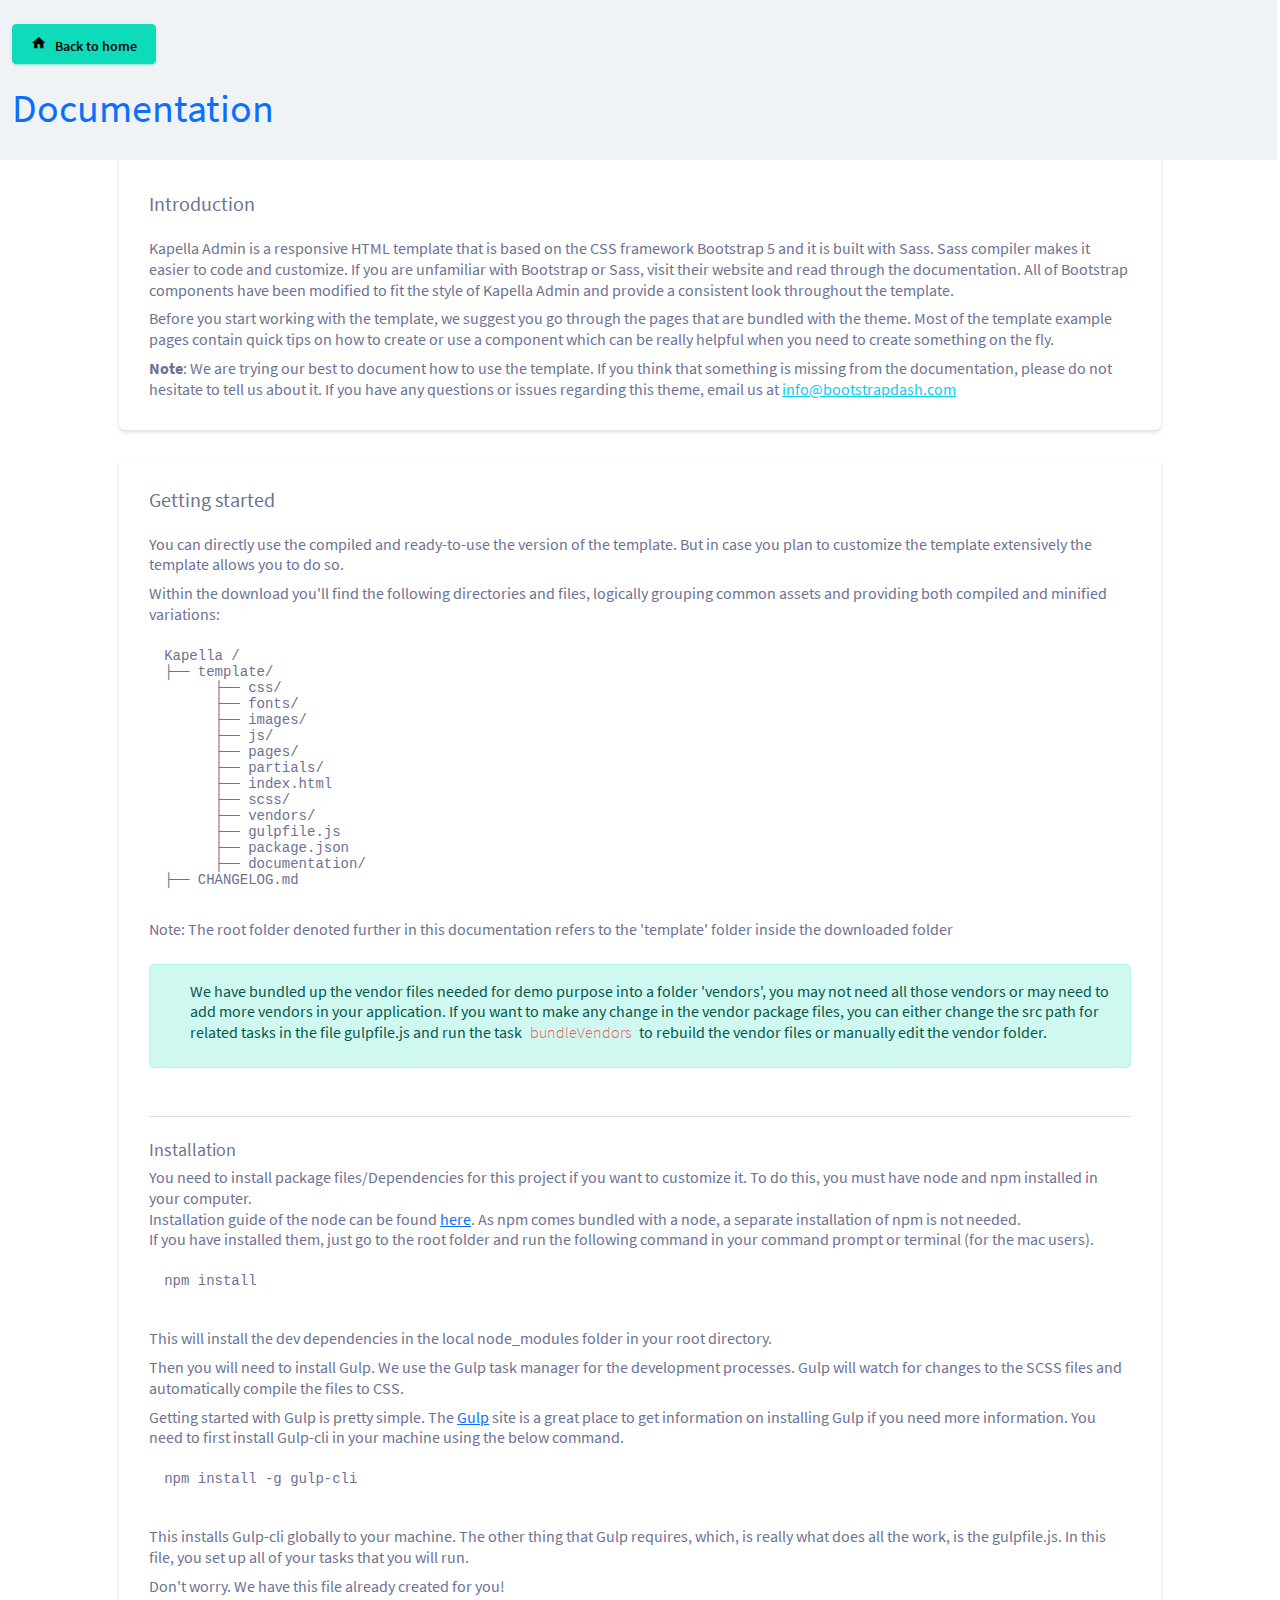
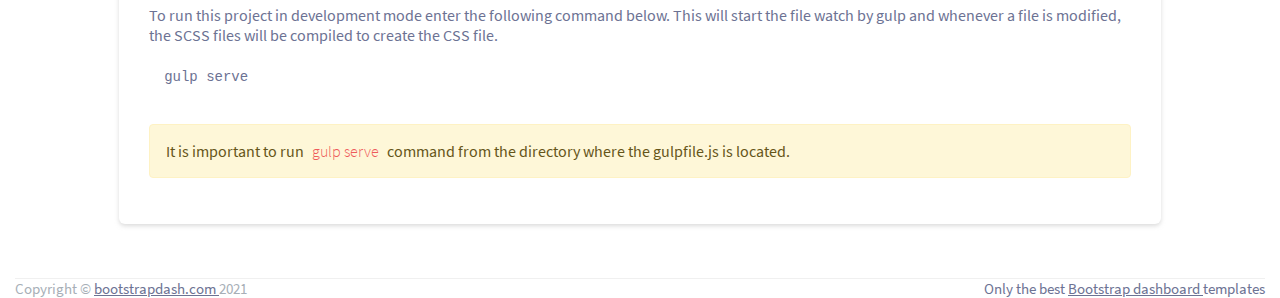
<file: docs/documentation.html>
<!DOCTYPE html>
<html lang="en">

<head>
  <!-- Required meta tags -->
  <meta charset="utf-8">
  <meta name="viewport" content="width=device-width, initial-scale=1, shrink-to-fit=no">
  <title>Kapella Admin Dashboard</title>
  <!-- base:css -->
  <link rel="stylesheet" href="../vendors/mdi/css/materialdesignicons.min.css">
  <link rel="stylesheet" href="../vendors/base/vendor.bundle.base.css">
  <!-- endinject -->
  <!-- plugin css for this page -->
  <!-- End plugin css for this page -->
  <!-- inject:css -->
  <link rel="stylesheet" href="../css/style.css">
  <!-- endinject -->
  <link rel="shortcut icon" href="../images/favicon.png" />
</head>

<body>
  <div class="container-scroller">
    <div class="container-fluid page-body-wrapper full-page-wrapper">
      <div class="main-panel w-100  documentation">
        <div class="content-wrapper">
          <div class="container-fluid">
            <div class="row">
              <div class="col-12 doc-header">
                <a class="btn btn-success" href="../index.html"><i class="mdi mdi-home me-2"></i>Back to home</a>
                <h1 class="text-primary mt-4">Documentation</h1>
              </div>
            </div>
            <div class="row doc-content">
              <div class="col-12 col-md-10 offset-md-1">
                <div class="col-12 grid-margin" id="doc-intro">
                    <div class="card">
                        <div class="card-body">
                            <h3 class="mb-4 mt-4">Introduction</h3>
                            <p>Kapella  Admin is a responsive HTML template that is based on the CSS framework Bootstrap 5 and it is built with Sass. Sass compiler makes it easier to code and customize. If you are unfamiliar with Bootstrap or Sass, visit their
                                website and read through the documentation. All of Bootstrap components have been modified to fit the style of Kapella  Admin and provide a consistent look throughout the template.</p>
                            <p>Before you start working with the template, we suggest you go through the pages that are bundled with the theme. Most of the template example pages contain quick tips on how to create or use a component which can
                                be really helpful when you need to create something on the fly.</p>
                            <p class="d-inline"><strong>Note</strong>: We are trying our best to document how to use the template. If you think that something is missing from the documentation, please do not hesitate to tell us about it. If you have any questions or issues regarding this theme, email us at <a class="d-inline text-info" href="mailto:info@bootstrapdash.com">info@bootstrapdash.com</a></p>
                        </div>
                    </div>
                </div>
                <div class="col-12 grid-margin" id="doc-started">
                    <div class="card">
                        <div class="card-body">
                            <h3 class="mb-4">Getting started</h3>
                            <p>You can directly use the compiled and ready-to-use the version of the template. But in case you plan to customize the template extensively the template allows you to do so.</p>
                            <p>Within the download you'll find the following directories and files, logically grouping common assets and providing both compiled and minified variations:</p>
                            <pre>
Kapella /
├── template/
      ├── css/
      ├── fonts/
      ├── images/
      ├── js/
      ├── pages/
      ├── partials/
      ├── index.html
      ├── scss/
      ├── vendors/
      ├── gulpfile.js
      ├── package.json                           
      ├── documentation/
├── CHANGELOG.md</pre>
                            <p class="mt-1">Note: The root folder denoted further in this documentation refers to the 'template' folder inside the downloaded folder</p>
                            <div class="alert alert-success mt-4 d-flex align-items-center" role="alert">
                              <i class="ti-info-alt me-4"></i>
                              <p>We have bundled up the vendor files needed for demo purpose into a folder 'vendors', you may not need all those vendors or may need to add more vendors in your application. If you want to make any change in the vendor package files, you can either change the src path for related tasks in the file gulpfile.js and run the task <code> bundleVendors </code>  to rebuild the vendor files or manually edit the vendor folder.</p>
                            </div>
                            <hr class="mt-5">
                            <h4 class="mt-4">Installation</h4>
                            <p class="mb-0">
                              You need to install package files/Dependencies for this project if you want to customize it. To do this, you must have <span class="font-weight-bold">node and npm</span> installed in your computer.
                            </p>
                            <p class="mb-0">Installation guide of the node can be found <a href="https://nodejs.org/en/">here</a>. As npm comes bundled with a node, a separate installation of npm is not needed.</p>
                            <p>
                                If you have installed them, just go to the root folder and run the following command in your command prompt or terminal (for the mac users).
                            </p>
                            <pre class="shell-mode">
npm install</pre>
                            <p class="mt-4">
                              This will install the dev dependencies in the local <span class="font-weight-bold">node_modules</span> folder in your root directory.
                            </p>
                            <p class="mt-2">
                              Then you will need to install <span class="font-weight-bold">Gulp</span>. We use the Gulp task manager for the development processes. Gulp will watch for changes to the SCSS files and automatically compile the files to CSS.
                            </p>
                            <p>Getting started with Gulp is pretty simple. The <a href="https://gulpjs.com/" target="_blank">Gulp</a> site is a great place to get information on installing Gulp if you need more information. You need to first install Gulp-cli in your machine using the below command.</p>
                            <pre class="shell-mode">
npm install -g gulp-cli</pre>
                            <p class="mt-4">This installs Gulp-cli globally to your machine. The other thing that Gulp requires, which, is really what does all the work, is the gulpfile.js. In this file, you set up all of your tasks that you will run.</p>
                            <p>Don't worry. We have this file already created for you!</p>
                            <p>To run this project in development mode enter the following command below. This will start the file watch by gulp and whenever a file is modified, the SCSS files will be compiled to create the CSS file.</p>
<pre class="shell-mode">
gulp serve</pre>           
                            <div class="alert alert-warning mt-4" role="alert">
                              <i class="ti-info-alt-outline"></i>It is important to run <code>gulp serve</code> command from the directory where the gulpfile.js is located.
                            </div>
                        </div>
                    </div>
                </div>
              </div>
            </div>
          </div>
        </div>
        <!-- partial:../partials/_footer.html -->
        <footer class="footer">
          <div class="footer-wrap">
            <div class="d-sm-flex justify-content-center justify-content-sm-between">
              <span class="text-muted text-center text-sm-left d-block d-sm-inline-block">Copyright © <a href="https://www.bootstrapdash.com/" target="_blank">bootstrapdash.com </a>2021</span>
              <span class="float-none float-sm-right d-block mt-1 mt-sm-0 text-center">Only the best <a href="https://www.bootstrapdash.com/" target="_blank"> Bootstrap dashboard </a> templates</span>
            </div>
          </div>
        </footer>
        <!-- partial -->
      </div>
    </div>
  </div>
</body>

</html>
</file>
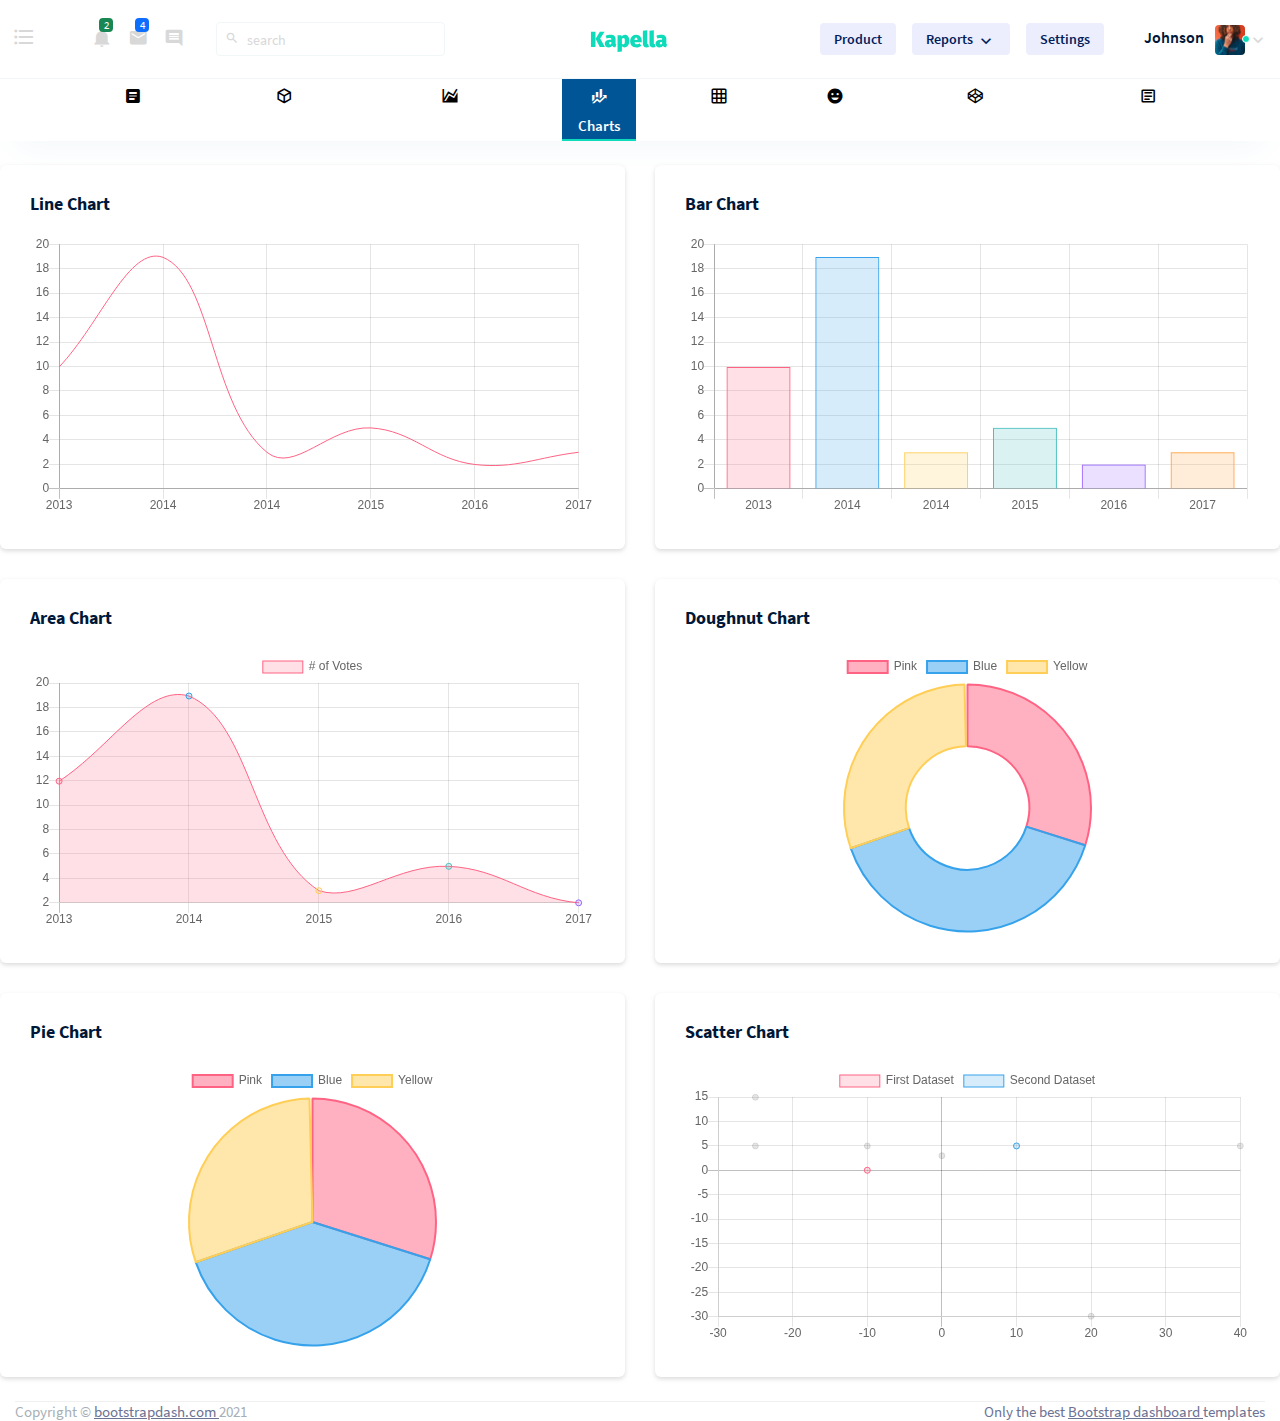
<file: pages/charts/chartjs.html>
<!DOCTYPE html>
<html lang="en">

<head>
  <!-- Required meta tags -->
  <meta charset="utf-8">
  <meta name="viewport" content="width=device-width, initial-scale=1, shrink-to-fit=no">
  <title>Kapella Bootstrap Admin Dashboard Template</title>
  <!-- base:css -->
  <link rel="stylesheet" href="../../vendors/mdi/css/materialdesignicons.min.css">
  <link rel="stylesheet" href="../../vendors/base/vendor.bundle.base.css">
  <!-- endinject -->
  <!-- plugin css for this page -->
  <!-- End plugin css for this page -->
  <!-- inject:css -->
  <link rel="stylesheet" href="../../css/style.css">
  <!-- endinject -->
  <link rel="shortcut icon" href="../../images/favicon.png" />
</head>

<body>
  <div class="container-scroller">
    <!-- partial:../../partials/_horizontal-navbar.html -->               
                   
                   
                   
    <div class="horizontal-menu">
      <nav class="navbar top-navbar col-lg-12 col-12 p-0">
        <div class="container-fluid">
          <div class="navbar-menu-wrapper d-flex align-items-center justify-content-between">
            <ul class="navbar-nav navbar-nav-left">
              <li class="nav-item ms-0 me-5 d-lg-flex d-none">
                <a href="#" class="nav-link horizontal-nav-left-menu"><i class="mdi mdi-format-list-bulleted"></i></a>
              </li>
              <li class="nav-item dropdown">
                <a class="nav-link count-indicator dropdown-toggle d-flex align-items-center justify-content-center" id="notificationDropdown" href="#" data-bs-toggle="dropdown">
                  <i class="mdi mdi-bell mx-0"></i>
                  <span class="count bg-success">2</span>
                </a>
                <div class="dropdown-menu dropdown-menu-right navbar-dropdown preview-list" aria-labelledby="notificationDropdown">
                  <p class="mb-0 font-weight-normal float-left dropdown-header">Notifications</p>
                  <a class="dropdown-item preview-item">
                    <div class="preview-thumbnail">
                        <div class="preview-icon bg-success">
                          <i class="mdi mdi-information mx-0"></i>
                        </div>
                    </div>
                    <div class="preview-item-content">
                        <h6 class="preview-subject font-weight-normal">Application Error</h6>
                        <p class="font-weight-light small-text mb-0 text-muted">
                          Just now
                        </p>
                    </div>
                  </a>
                  <a class="dropdown-item preview-item">
                    <div class="preview-thumbnail">
                        <div class="preview-icon bg-warning">
                          <i class="mdi mdi-settings mx-0"></i>
                        </div>
                    </div>
                    <div class="preview-item-content">
                        <h6 class="preview-subject font-weight-normal">Settings</h6>
                        <p class="font-weight-light small-text mb-0 text-muted">
                          Private message
                        </p>
                    </div>
                  </a>
                  <a class="dropdown-item preview-item">
                    <div class="preview-thumbnail">
                        <div class="preview-icon bg-info">
                          <i class="mdi mdi-account-box mx-0"></i>
                        </div>
                    </div>
                    <div class="preview-item-content">
                        <h6 class="preview-subject font-weight-normal">New user registration</h6>
                        <p class="font-weight-light small-text mb-0 text-muted">
                          2 days ago
                        </p>
                    </div>
                  </a>
                </div>
              </li>
              <li class="nav-item dropdown">
                <a class="nav-link count-indicator dropdown-toggle d-flex justify-content-center align-items-center" id="messageDropdown" href="#" data-bs-toggle="dropdown">
                  <i class="mdi mdi-email mx-0"></i>
                  <span class="count bg-primary">4</span>
                </a>
                <div class="dropdown-menu dropdown-menu-right navbar-dropdown preview-list" aria-labelledby="messageDropdown">
                  <p class="mb-0 font-weight-normal float-left dropdown-header">Messages</p>
                  <a class="dropdown-item preview-item">
                    <div class="preview-thumbnail">
                        <img src="../../images/faces/face4.jpg" alt="image" class="profile-pic">
                    </div>
                    <div class="preview-item-content flex-grow">
                        <h6 class="preview-subject ellipsis font-weight-normal">David Grey
                        </h6>
                        <p class="font-weight-light small-text text-muted mb-0">
                          The meeting is cancelled
                        </p>
                    </div>
                  </a>
                  <a class="dropdown-item preview-item">
                    <div class="preview-thumbnail">
                        <img src="../../images/faces/face2.jpg" alt="image" class="profile-pic">
                    </div>
                    <div class="preview-item-content flex-grow">
                        <h6 class="preview-subject ellipsis font-weight-normal">Tim Cook
                        </h6>
                        <p class="font-weight-light small-text text-muted mb-0">
                          New product launch
                        </p>
                    </div>
                  </a>
                  <a class="dropdown-item preview-item">
                    <div class="preview-thumbnail">
                        <img src="../../images/faces/face3.jpg" alt="image" class="profile-pic">
                    </div>
                    <div class="preview-item-content flex-grow">
                        <h6 class="preview-subject ellipsis font-weight-normal"> Johnson
                        </h6>
                        <p class="font-weight-light small-text text-muted mb-0">
                          Upcoming board meeting
                        </p>
                    </div>
                  </a>
                </div>
              </li>
              <li class="nav-item dropdown">
                <a href="#" class="nav-link count-indicator "><i class="mdi mdi-message-reply-text"></i></a>
              </li>
              <li class="nav-item nav-search d-none d-lg-block ms-3">
                <div class="input-group">
                    <div class="input-group-prepend">
                      <span class="input-group-text" id="search">
                        <i class="mdi mdi-magnify"></i>
                      </span>
                    </div>
                    <input type="text" class="form-control" placeholder="search" aria-label="search" aria-describedby="search">
                </div>
              </li>	
            </ul>
            <div class="text-center navbar-brand-wrapper d-flex align-items-center justify-content-center">
                <a class="navbar-brand brand-logo" href="../../index.html"><img src="../../images/logo.svg" alt="logo"/></a>
                <a class="navbar-brand brand-logo-mini" href="../../index.html"><img src="../../images/logo-mini.svg" alt="logo"/></a>
            </div>
            <ul class="navbar-nav navbar-nav-right">
                <li class="nav-item dropdown  d-lg-flex d-none">
                  <button type="button" class="btn btn-inverse-primary btn-sm">Product </button>
                </li>
                <li class="nav-item dropdown d-lg-flex d-none">
                  <a class="dropdown-toggle show-dropdown-arrow btn btn-inverse-primary btn-sm" id="nreportDropdown" href="#" data-bs-toggle="dropdown">
                  Reports
                  </a>
                  <div class="dropdown-menu dropdown-menu-right navbar-dropdown preview-list" aria-labelledby="nreportDropdown">
                      <p class="mb-0 font-weight-medium float-left dropdown-header">Reports</p>
                      <a class="dropdown-item">
                        <i class="mdi mdi-file-pdf text-primary"></i>
                        Pdf
                      </a>
                      <a class="dropdown-item">
                        <i class="mdi mdi-file-excel text-primary"></i>
                        Exel
                      </a>
                  </div>
                </li>
                <li class="nav-item dropdown d-lg-flex d-none">
                  <button type="button" class="btn btn-inverse-primary btn-sm">Settings</button>
                </li>
                <li class="nav-item nav-profile dropdown">
                  <a class="nav-link dropdown-toggle" href="#" data-bs-toggle="dropdown" id="profileDropdown">
                    <span class="nav-profile-name">Johnson</span>
                    <span class="online-status"></span>
                    <img src="../../images/faces/face28.png" alt="profile"/>
                  </a>
                  <div class="dropdown-menu dropdown-menu-right navbar-dropdown" aria-labelledby="profileDropdown">
                      <a class="dropdown-item">
                        <i class="mdi mdi-settings text-primary"></i>
                        Settings
                      </a>
                      <a class="dropdown-item">
                        <i class="mdi mdi-logout text-primary"></i>
                        Logout
                      </a>
                  </div>
                </li>
            </ul>
            <button class="navbar-toggler navbar-toggler-right d-lg-none align-self-center" type="button" data-toggle="horizontal-menu-toggle">
              <span class="mdi mdi-menu"></span>
            </button>
          </div>
        </div>
      </nav>
      <nav class="bottom-navbar">
        <div class="container">
            <ul class="nav page-navigation">
              <li class="nav-item">
                <a class="nav-link" href="../../index.html">
                  <i class="mdi mdi-file-document-box menu-icon"></i>
                  <span class="menu-title">Dashboard</span>
                </a>
              </li>
              <li class="nav-item">
                  <a href="#" class="nav-link">
                    <i class="mdi mdi-cube-outline menu-icon"></i>
                    <span class="menu-title">UI Elements</span>
                    <i class="menu-arrow"></i>
                  </a>
                  <div class="submenu">
                      <ul>
                          <li class="nav-item"><a class="nav-link" href="../../pages/ui-features/buttons.html">Buttons</a></li>
                          <li class="nav-item"><a class="nav-link" href="../../pages/ui-features/typography.html">Typography</a></li>
                      </ul>
                  </div>
              </li>
              <li class="nav-item">
                  <a href="../../pages/forms/basic_elements.html" class="nav-link">
                    <i class="mdi mdi-chart-areaspline menu-icon"></i>
                    <span class="menu-title">Form Elements</span>
                    <i class="menu-arrow"></i>
                  </a>
              </li>
              <li class="nav-item">
                  <a href="../../pages/charts/chartjs.html" class="nav-link">
                    <i class="mdi mdi-finance menu-icon"></i>
                    <span class="menu-title">Charts</span>
                    <i class="menu-arrow"></i>
                  </a>
              </li>
              <li class="nav-item">
                  <a href="../../pages/tables/basic-table.html" class="nav-link">
                    <i class="mdi mdi-grid menu-icon"></i>
                    <span class="menu-title">Tables</span>
                    <i class="menu-arrow"></i>
                  </a>
              </li>
              <li class="nav-item">
                  <a href="../../pages/icons/mdi.html" class="nav-link">
                    <i class="mdi mdi-emoticon menu-icon"></i>
                    <span class="menu-title">Icons</span>
                    <i class="menu-arrow"></i>
                  </a>
              </li>
              <li class="nav-item">
                  <a href="#" class="nav-link">
                    <i class="mdi mdi-codepen menu-icon"></i>
                    <span class="menu-title">Sample Pages</span>
                    <i class="menu-arrow"></i>
                  </a>
                  <div class="submenu">
                      <ul class="submenu-item">
                          <li class="nav-item"><a class="nav-link" href="../../pages/samples/login.html">Login</a></li>
                          <li class="nav-item"><a class="nav-link" href="../../pages/samples/login-2.html">Login 2</a></li>
                          <li class="nav-item"><a class="nav-link" href="../../pages/samples/register.html">Register</a></li>
                          <li class="nav-item"><a class="nav-link" href="../../pages/samples/register-2.html">Register 2</a></li>
                          <li class="nav-item"><a class="nav-link" href="../../pages/samples/lock-screen.html">Lockscreen</a></li>
                      </ul>
                  </div>
              </li>
              <li class="nav-item">
                  <a href="../../docs/documentation.html" class="nav-link">
                    <i class="mdi mdi-file-document-box-outline menu-icon"></i>
                    <span class="menu-title">Documentation</span></a>
              </li>
            </ul>
        </div>
      </nav>
    </div>               
                   
                   
                   
    <!-- partial -->
    <div class="container-fluid page-body-wrapper">
      <div class="main-panel">
        <div class="content-wrapper">
          <div class="row">
            <div class="col-lg-6 grid-margin stretch-card">
              <div class="card">
                <div class="card-body">
                  <h4 class="card-title">Line chart</h4>
                  <canvas id="lineChart"></canvas>
                </div>
              </div>
            </div>
            <div class="col-lg-6 grid-margin stretch-card">
              <div class="card">
                <div class="card-body">
                  <h4 class="card-title">Bar chart</h4>
                  <canvas id="barChart"></canvas>
                </div>
              </div>
            </div>
          </div>
          <div class="row">
            <div class="col-lg-6 grid-margin stretch-card">
              <div class="card">
                <div class="card-body">
                  <h4 class="card-title">Area chart</h4>
                  <canvas id="areaChart"></canvas>
                </div>
              </div>
            </div>
            <div class="col-lg-6 grid-margin stretch-card">
              <div class="card">
                <div class="card-body">
                  <h4 class="card-title">Doughnut chart</h4>
                  <canvas id="doughnutChart"></canvas>
                </div>
              </div>
            </div>
          </div>
          <div class="row">
            <div class="col-lg-6 grid-margin grid-margin-lg-0 stretch-card">
              <div class="card">
                <div class="card-body">
                  <h4 class="card-title">Pie chart</h4>
                  <canvas id="pieChart"></canvas>
                </div>
              </div>
            </div>
            <div class="col-lg-6 grid-margin grid-margin-lg-0 stretch-card">
              <div class="card">
                <div class="card-body">
                  <h4 class="card-title">Scatter chart</h4>
                  <canvas id="scatterChart"></canvas>
                </div>
              </div>
            </div>
          </div>
        </div>
        <!-- content-wrapper ends -->
        <!-- partial:../../partials/_footer.html -->
        <footer class="footer">
          <div class="footer-wrap">
            <div class="d-sm-flex justify-content-center justify-content-sm-between">
              <span class="text-muted text-center text-sm-left d-block d-sm-inline-block">Copyright © <a href="https://www.bootstrapdash.com/" target="_blank">bootstrapdash.com </a>2021</span>
              <span class="float-none float-sm-right d-block mt-1 mt-sm-0 text-center">Only the best <a href="https://www.bootstrapdash.com/" target="_blank"> Bootstrap dashboard </a> templates</span>
            </div>
          </div>
        </footer>
        <!-- partial -->
      </div>
      <!-- main-panel ends -->
    </div>
    <!-- page-body-wrapper ends -->
  </div>
  <!-- container-scroller -->
  <!-- base:js -->
  <script src="../../vendors/base/vendor.bundle.base.js"></script>
  <!-- endinject -->
  <!-- Plugin js for this page-->
  <!-- End plugin js for this page-->
  <!-- inject:js -->
  <script src="../../js/template.js"></script>
  <!-- endinject -->
  <!-- plugin js for this page -->
  <script src="../../vendors/chart.js/Chart.min.js"></script>
  <!-- End plugin js for this page -->
  <!-- Custom js for this page-->
  <script src="../../js/chart.js"></script>
  <!-- End custom js for this page-->
</body>

</html>
</file>
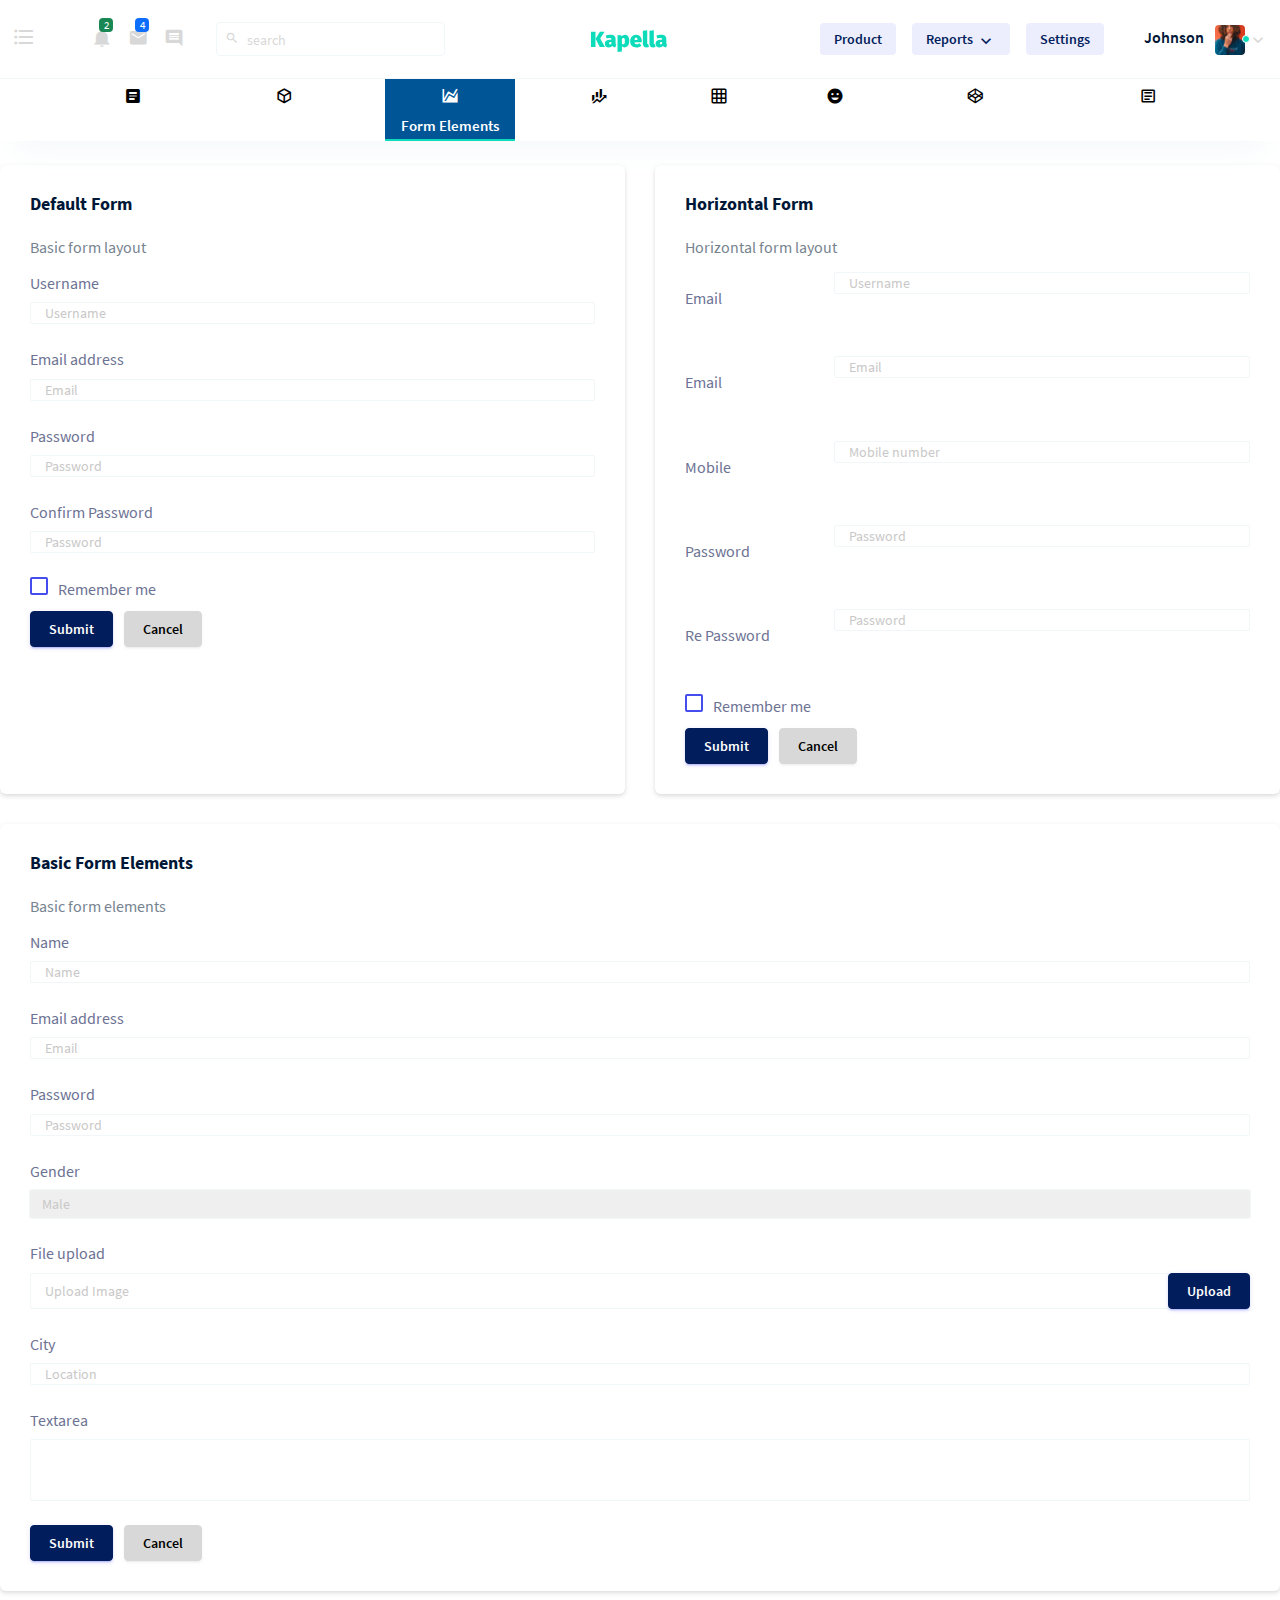
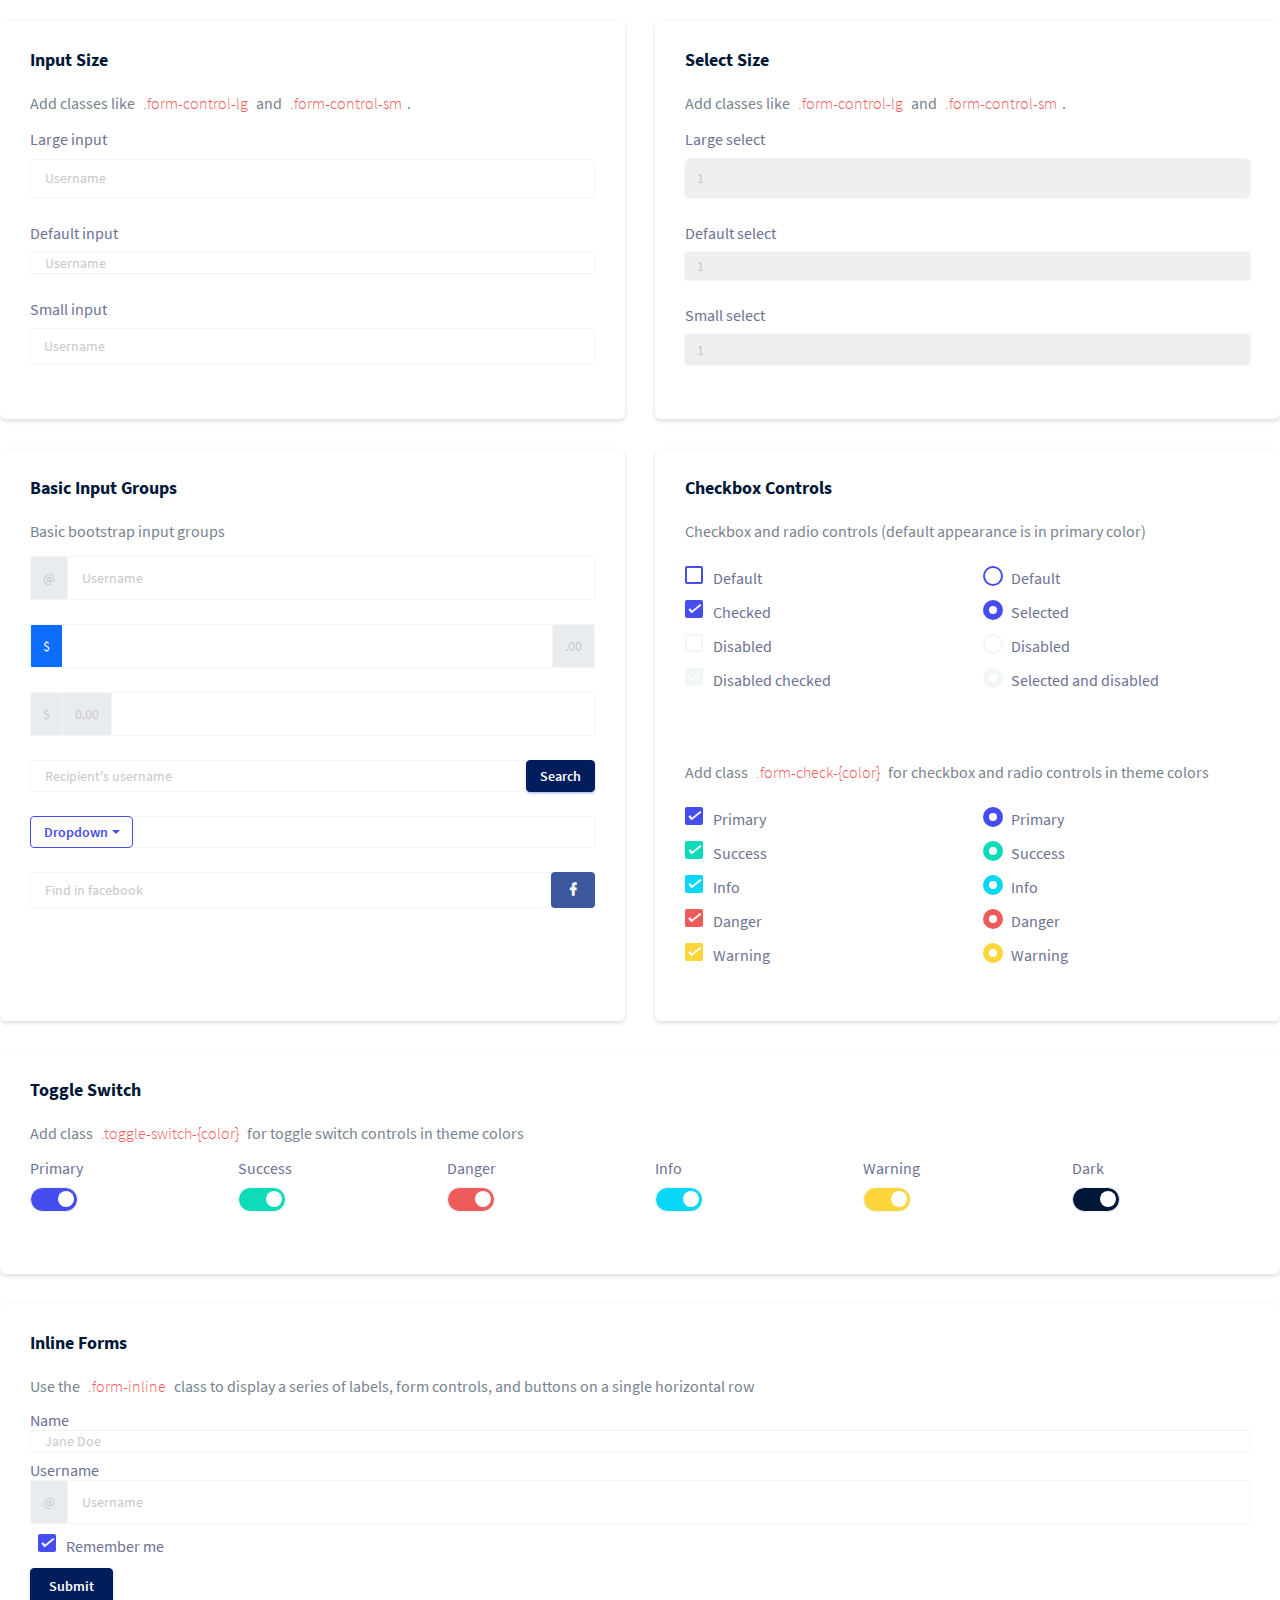
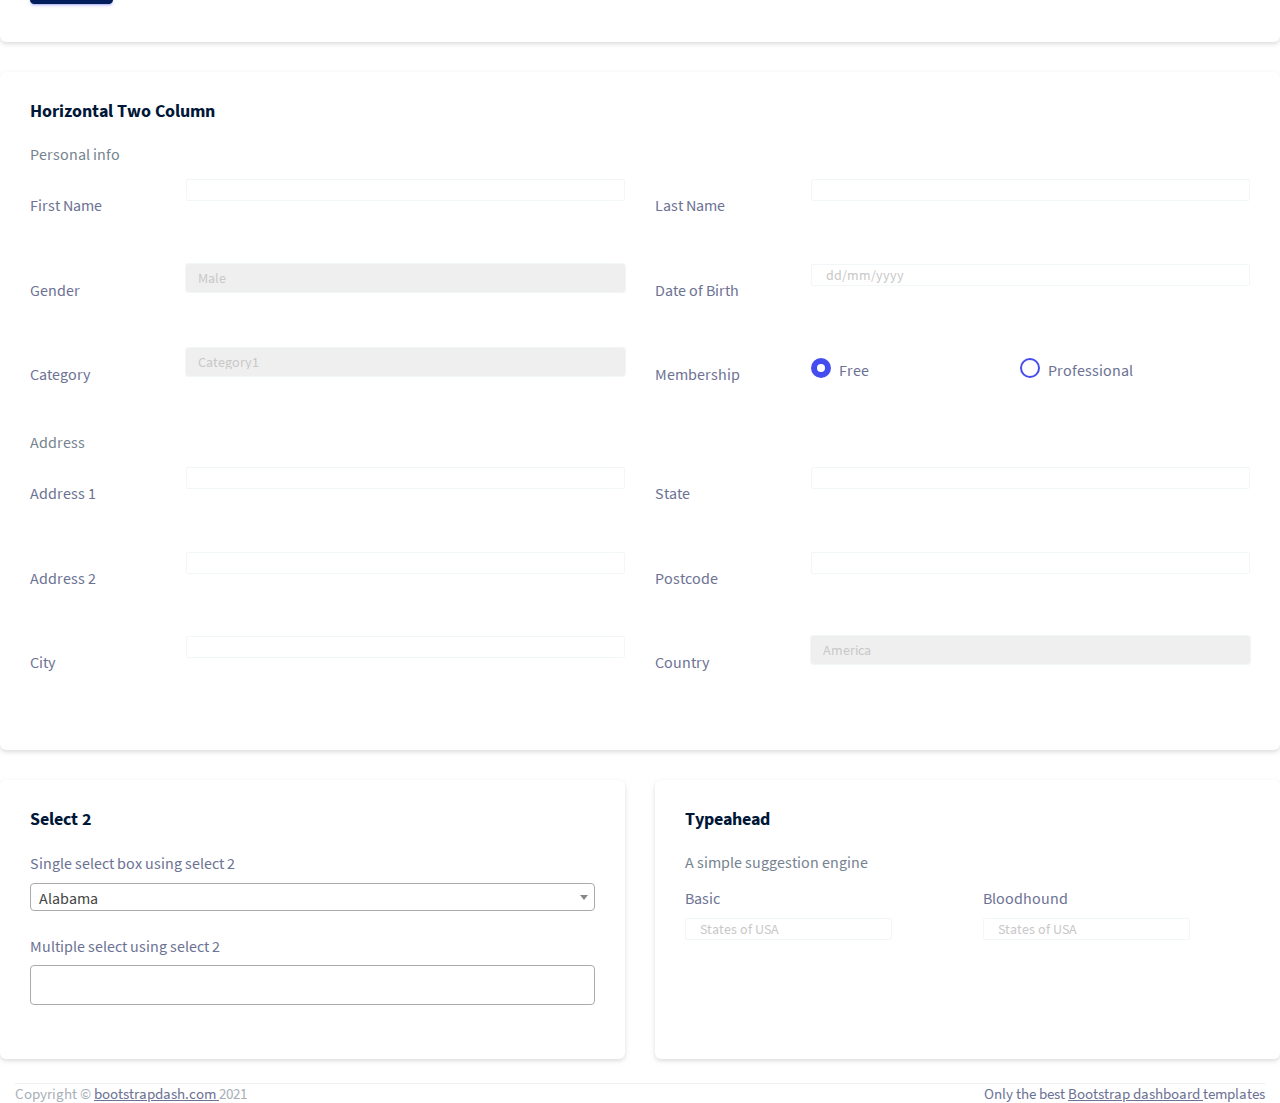
<file: pages/forms/basic_elements.html>
<!DOCTYPE html>
<html lang="en">

<head>
  <!-- Required meta tags -->
  <meta charset="utf-8">
  <meta name="viewport" content="width=device-width, initial-scale=1, shrink-to-fit=no">
  <title>Kapella Bootstrap Admin Dashboard Template</title>
  <!-- base:css -->
  <link rel="stylesheet" href="../../vendors/mdi/css/materialdesignicons.min.css">
  <link rel="stylesheet" href="../../vendors/base/vendor.bundle.base.css">
  <!-- endinject -->
  <!-- plugin css for this page -->
  <link rel="stylesheet" href="../../vendors/select2/select2.min.css">
  <link rel="stylesheet" href="../../vendors/select2-bootstrap-theme/select2-bootstrap.min.css">
  <!-- End plugin css for this page -->
  <!-- inject:css -->
  <link rel="stylesheet" href="../../css/style.css">
  <!-- endinject -->
  <link rel="shortcut icon" href="../../images/favicon.png" />
</head>

<body>
  <div class="container-scroller">
    <!-- partial:../../partials/_horizontal-navbar.html -->
        
        <div class="horizontal-menu">
      <nav class="navbar top-navbar col-lg-12 col-12 p-0">
        <div class="container-fluid">
          <div class="navbar-menu-wrapper d-flex align-items-center justify-content-between">
            <ul class="navbar-nav navbar-nav-left">
              <li class="nav-item ms-0 me-5 d-lg-flex d-none">
                <a href="#" class="nav-link horizontal-nav-left-menu"><i class="mdi mdi-format-list-bulleted"></i></a>
              </li>
              <li class="nav-item dropdown">
                <a class="nav-link count-indicator dropdown-toggle d-flex align-items-center justify-content-center" id="notificationDropdown" href="#" data-bs-toggle="dropdown">
                  <i class="mdi mdi-bell mx-0"></i>
                  <span class="count bg-success">2</span>
                </a>
                <div class="dropdown-menu dropdown-menu-right navbar-dropdown preview-list" aria-labelledby="notificationDropdown">
                  <p class="mb-0 font-weight-normal float-left dropdown-header">Notifications</p>
                  <a class="dropdown-item preview-item">
                    <div class="preview-thumbnail">
                        <div class="preview-icon bg-success">
                          <i class="mdi mdi-information mx-0"></i>
                        </div>
                    </div>
                    <div class="preview-item-content">
                        <h6 class="preview-subject font-weight-normal">Application Error</h6>
                        <p class="font-weight-light small-text mb-0 text-muted">
                          Just now
                        </p>
                    </div>
                  </a>
                  <a class="dropdown-item preview-item">
                    <div class="preview-thumbnail">
                        <div class="preview-icon bg-warning">
                          <i class="mdi mdi-settings mx-0"></i>
                        </div>
                    </div>
                    <div class="preview-item-content">
                        <h6 class="preview-subject font-weight-normal">Settings</h6>
                        <p class="font-weight-light small-text mb-0 text-muted">
                          Private message
                        </p>
                    </div>
                  </a>
                  <a class="dropdown-item preview-item">
                    <div class="preview-thumbnail">
                        <div class="preview-icon bg-info">
                          <i class="mdi mdi-account-box mx-0"></i>
                        </div>
                    </div>
                    <div class="preview-item-content">
                        <h6 class="preview-subject font-weight-normal">New user registration</h6>
                        <p class="font-weight-light small-text mb-0 text-muted">
                          2 days ago
                        </p>
                    </div>
                  </a>
                </div>
              </li>
              <li class="nav-item dropdown">
                <a class="nav-link count-indicator dropdown-toggle d-flex justify-content-center align-items-center" id="messageDropdown" href="#" data-bs-toggle="dropdown">
                  <i class="mdi mdi-email mx-0"></i>
                  <span class="count bg-primary">4</span>
                </a>
                <div class="dropdown-menu dropdown-menu-right navbar-dropdown preview-list" aria-labelledby="messageDropdown">
                  <p class="mb-0 font-weight-normal float-left dropdown-header">Messages</p>
                  <a class="dropdown-item preview-item">
                    <div class="preview-thumbnail">
                        <img src="../../images/faces/face4.jpg" alt="image" class="profile-pic">
                    </div>
                    <div class="preview-item-content flex-grow">
                        <h6 class="preview-subject ellipsis font-weight-normal">David Grey
                        </h6>
                        <p class="font-weight-light small-text text-muted mb-0">
                          The meeting is cancelled
                        </p>
                    </div>
                  </a>
                  <a class="dropdown-item preview-item">
                    <div class="preview-thumbnail">
                        <img src="../../images/faces/face2.jpg" alt="image" class="profile-pic">
                    </div>
                    <div class="preview-item-content flex-grow">
                        <h6 class="preview-subject ellipsis font-weight-normal">Tim Cook
                        </h6>
                        <p class="font-weight-light small-text text-muted mb-0">
                          New product launch
                        </p>
                    </div>
                  </a>
                  <a class="dropdown-item preview-item">
                    <div class="preview-thumbnail">
                        <img src="../../images/faces/face3.jpg" alt="image" class="profile-pic">
                    </div>
                    <div class="preview-item-content flex-grow">
                        <h6 class="preview-subject ellipsis font-weight-normal"> Johnson
                        </h6>
                        <p class="font-weight-light small-text text-muted mb-0">
                          Upcoming board meeting
                        </p>
                    </div>
                  </a>
                </div>
              </li>
              <li class="nav-item dropdown">
                <a href="#" class="nav-link count-indicator "><i class="mdi mdi-message-reply-text"></i></a>
              </li>
              <li class="nav-item nav-search d-none d-lg-block ms-3">
                <div class="input-group">
                    <div class="input-group-prepend">
                      <span class="input-group-text" id="search">
                        <i class="mdi mdi-magnify"></i>
                      </span>
                    </div>
                    <input type="text" class="form-control" placeholder="search" aria-label="search" aria-describedby="search">
                </div>
              </li>	
            </ul>
            <div class="text-center navbar-brand-wrapper d-flex align-items-center justify-content-center">
                <a class="navbar-brand brand-logo" href="../../index.html"><img src="../../images/logo.svg" alt="logo"/></a>
                <a class="navbar-brand brand-logo-mini" href="../../index.html"><img src="../../images/logo-mini.svg" alt="logo"/></a>
            </div>
            <ul class="navbar-nav navbar-nav-right">
                <li class="nav-item dropdown  d-lg-flex d-none">
                  <button type="button" class="btn btn-inverse-primary btn-sm">Product </button>
                </li>
                <li class="nav-item dropdown d-lg-flex d-none">
                  <a class="dropdown-toggle show-dropdown-arrow btn btn-inverse-primary btn-sm" id="nreportDropdown" href="#" data-bs-toggle="dropdown">
                  Reports
                  </a>
                  <div class="dropdown-menu dropdown-menu-right navbar-dropdown preview-list" aria-labelledby="nreportDropdown">
                      <p class="mb-0 font-weight-medium float-left dropdown-header">Reports</p>
                      <a class="dropdown-item">
                        <i class="mdi mdi-file-pdf text-primary"></i>
                        Pdf
                      </a>
                      <a class="dropdown-item">
                        <i class="mdi mdi-file-excel text-primary"></i>
                        Exel
                      </a>
                  </div>
                </li>
                <li class="nav-item dropdown d-lg-flex d-none">
                  <button type="button" class="btn btn-inverse-primary btn-sm">Settings</button>
                </li>
                <li class="nav-item nav-profile dropdown">
                  <a class="nav-link dropdown-toggle" href="#" data-bs-toggle="dropdown" id="profileDropdown">
                    <span class="nav-profile-name">Johnson</span>
                    <span class="online-status"></span>
                    <img src="../../images/faces/face28.png" alt="profile"/>
                  </a>
                  <div class="dropdown-menu dropdown-menu-right navbar-dropdown" aria-labelledby="profileDropdown">
                      <a class="dropdown-item">
                        <i class="mdi mdi-settings text-primary"></i>
                        Settings
                      </a>
                      <a class="dropdown-item">
                        <i class="mdi mdi-logout text-primary"></i>
                        Logout
                      </a>
                  </div>
                </li>
            </ul>
            <button class="navbar-toggler navbar-toggler-right d-lg-none align-self-center" type="button" data-toggle="horizontal-menu-toggle">
              <span class="mdi mdi-menu"></span>
            </button>
          </div>
        </div>
      </nav>
      <nav class="bottom-navbar">
        <div class="container">
            <ul class="nav page-navigation">
              <li class="nav-item">
                <a class="nav-link" href="../../index.html">
                  <i class="mdi mdi-file-document-box menu-icon"></i>
                  <span class="menu-title">Dashboard</span>
                </a>
              </li>
              <li class="nav-item">
                  <a href="#" class="nav-link">
                    <i class="mdi mdi-cube-outline menu-icon"></i>
                    <span class="menu-title">UI Elements</span>
                    <i class="menu-arrow"></i>
                  </a>
                  <div class="submenu">
                      <ul>
                          <li class="nav-item"><a class="nav-link" href="../../pages/ui-features/buttons.html">Buttons</a></li>
                          <li class="nav-item"><a class="nav-link" href="../../pages/ui-features/typography.html">Typography</a></li>
                      </ul>
                  </div>
              </li>
              <li class="nav-item">
                  <a href="../../pages/forms/basic_elements.html" class="nav-link">
                    <i class="mdi mdi-chart-areaspline menu-icon"></i>
                    <span class="menu-title">Form Elements</span>
                    <i class="menu-arrow"></i>
                  </a>
              </li>
              <li class="nav-item">
                  <a href="../../pages/charts/chartjs.html" class="nav-link">
                    <i class="mdi mdi-finance menu-icon"></i>
                    <span class="menu-title">Charts</span>
                    <i class="menu-arrow"></i>
                  </a>
              </li>
              <li class="nav-item">
                  <a href="../../pages/tables/basic-table.html" class="nav-link">
                    <i class="mdi mdi-grid menu-icon"></i>
                    <span class="menu-title">Tables</span>
                    <i class="menu-arrow"></i>
                  </a>
              </li>
              <li class="nav-item">
                  <a href="../../pages/icons/mdi.html" class="nav-link">
                    <i class="mdi mdi-emoticon menu-icon"></i>
                    <span class="menu-title">Icons</span>
                    <i class="menu-arrow"></i>
                  </a>
              </li>
              <li class="nav-item">
                  <a href="#" class="nav-link">
                    <i class="mdi mdi-codepen menu-icon"></i>
                    <span class="menu-title">Sample Pages</span>
                    <i class="menu-arrow"></i>
                  </a>
                  <div class="submenu">
                      <ul class="submenu-item">
                          <li class="nav-item"><a class="nav-link" href="../../pages/samples/login.html">Login</a></li>
                          <li class="nav-item"><a class="nav-link" href="../../pages/samples/login-2.html">Login 2</a></li>
                          <li class="nav-item"><a class="nav-link" href="../../pages/samples/register.html">Register</a></li>
                          <li class="nav-item"><a class="nav-link" href="../../pages/samples/register-2.html">Register 2</a></li>
                          <li class="nav-item"><a class="nav-link" href="../../pages/samples/lock-screen.html">Lockscreen</a></li>
                      </ul>
                  </div>
              </li>
              <li class="nav-item">
                  <a href="../../docs/documentation.html" class="nav-link">
                    <i class="mdi mdi-file-document-box-outline menu-icon"></i>
                    <span class="menu-title">Documentation</span></a>
              </li>
            </ul>
        </div>
      </nav>
    </div>
        
        <!-- partial -->
    <div class="container-fluid page-body-wrapper">
      <div class="main-panel">
        <div class="content-wrapper">
          <div class="row">
            <div class="col-md-6 grid-margin stretch-card">
              <div class="card">
                <div class="card-body">
                  <h4 class="card-title">Default form</h4>
                  <p class="card-description">
                    Basic form layout
                  </p>
                  <form class="forms-sample">
                    <div class="form-group">
                      <label for="exampleInputUsername1">Username</label>
                      <input type="text" class="form-control" id="exampleInputUsername1" placeholder="Username">
                    </div>
                    <div class="form-group">
                      <label for="exampleInputEmail1">Email address</label>
                      <input type="email" class="form-control" id="exampleInputEmail1" placeholder="Email">
                    </div>
                    <div class="form-group">
                      <label for="exampleInputPassword1">Password</label>
                      <input type="password" class="form-control" id="exampleInputPassword1" placeholder="Password">
                    </div>
                    <div class="form-group">
                      <label for="exampleInputConfirmPassword1">Confirm Password</label>
                      <input type="password" class="form-control" id="exampleInputConfirmPassword1" placeholder="Password">
                    </div>
                    <div class="form-check form-check-flat form-check-primary">
                      <label class="form-check-label">
                        <input type="checkbox" class="form-check-input">
                        Remember me
                      </label>
                    </div>
                    <button type="submit" class="btn btn-primary me-2">Submit</button>
                    <button class="btn btn-light">Cancel</button>
                  </form>
                </div>
              </div>
            </div>
            <div class="col-md-6 grid-margin stretch-card">
              <div class="card">
                <div class="card-body">
                  <h4 class="card-title">Horizontal Form</h4>
                  <p class="card-description">
                    Horizontal form layout
                  </p>
                  <form class="forms-sample">
                    <div class="form-group row">
                      <label for="exampleInputUsername2" class="col-sm-3 col-form-label">Email</label>
                      <div class="col-sm-9">
                        <input type="text" class="form-control" id="exampleInputUsername2" placeholder="Username">
                      </div>
                    </div>
                    <div class="form-group row">
                      <label for="exampleInputEmail2" class="col-sm-3 col-form-label">Email</label>
                      <div class="col-sm-9">
                        <input type="email" class="form-control" id="exampleInputEmail2" placeholder="Email">
                      </div>
                    </div>
                    <div class="form-group row">
                      <label for="exampleInputMobile" class="col-sm-3 col-form-label">Mobile</label>
                      <div class="col-sm-9">
                        <input type="text" class="form-control" id="exampleInputMobile" placeholder="Mobile number">
                      </div>
                    </div>
                    <div class="form-group row">
                      <label for="exampleInputPassword2" class="col-sm-3 col-form-label">Password</label>
                      <div class="col-sm-9">
                        <input type="password" class="form-control" id="exampleInputPassword2" placeholder="Password">
                      </div>
                    </div>
                    <div class="form-group row">
                      <label for="exampleInputConfirmPassword2" class="col-sm-3 col-form-label">Re Password</label>
                      <div class="col-sm-9">
                        <input type="password" class="form-control" id="exampleInputConfirmPassword2" placeholder="Password">
                      </div>
                    </div>
                    <div class="form-check form-check-flat form-check-primary">
                      <label class="form-check-label">
                        <input type="checkbox" class="form-check-input">
                        Remember me
                      </label>
                    </div>
                    <button type="submit" class="btn btn-primary me-2">Submit</button>
                    <button class="btn btn-light">Cancel</button>
                  </form>
                </div>
              </div>
            </div>
            <div class="col-12 grid-margin stretch-card">
              <div class="card">
                <div class="card-body">
                  <h4 class="card-title">Basic form elements</h4>
                  <p class="card-description">
                    Basic form elements
                  </p>
                  <form class="forms-sample">
                    <div class="form-group">
                      <label for="exampleInputName1">Name</label>
                      <input type="text" class="form-control" id="exampleInputName1" placeholder="Name">
                    </div>
                    <div class="form-group">
                      <label for="exampleInputEmail3">Email address</label>
                      <input type="email" class="form-control" id="exampleInputEmail3" placeholder="Email">
                    </div>
                    <div class="form-group">
                      <label for="exampleInputPassword4">Password</label>
                      <input type="password" class="form-control" id="exampleInputPassword4" placeholder="Password">
                    </div>
                    <div class="form-group">
                      <label for="exampleSelectGender">Gender</label>
                        <select class="form-control" id="exampleSelectGender">
                          <option>Male</option>
                          <option>Female</option>
                        </select>
                      </div>
                    <div class="form-group">
                      <label>File upload</label>
                      <input type="file" name="img[]" class="file-upload-default">
                      <div class="input-group col-xs-12">
                        <input type="text" class="form-control file-upload-info" disabled placeholder="Upload Image">
                        <span class="input-group-append">
                          <button class="file-upload-browse btn btn-primary" type="button">Upload</button>
                        </span>
                      </div>
                    </div>
                    <div class="form-group">
                      <label for="exampleInputCity1">City</label>
                      <input type="text" class="form-control" id="exampleInputCity1" placeholder="Location">
                    </div>
                    <div class="form-group">
                      <label for="exampleTextarea1">Textarea</label>
                      <textarea class="form-control" id="exampleTextarea1" rows="4"></textarea>
                    </div>
                    <button type="submit" class="btn btn-primary me-2">Submit</button>
                    <button class="btn btn-light">Cancel</button>
                  </form>
                </div>
              </div>
            </div>
            <div class="col-md-6 grid-margin stretch-card">
              <div class="card">
                <div class="card-body">
                  <h4 class="card-title">Input size</h4>
                  <p class="card-description">
                    Add classes like <code>.form-control-lg</code> and <code>.form-control-sm</code>.
                  </p>
                  <div class="form-group">
                    <label>Large input</label>
                    <input type="text" class="form-control form-control-lg" placeholder="Username" aria-label="Username">
                  </div>
                  <div class="form-group">
                    <label>Default input</label>
                    <input type="text" class="form-control" placeholder="Username" aria-label="Username">
                  </div>
                  <div class="form-group">
                    <label>Small input</label>
                    <input type="text" class="form-control form-control-sm" placeholder="Username" aria-label="Username">
                  </div>
                </div>
              </div>
            </div>
            <div class="col-md-6 grid-margin stretch-card">
              <div class="card">
                <div class="card-body">
                  <h4 class="card-title">Select size</h4>
                  <p class="card-description">
                    Add classes like <code>.form-control-lg</code> and <code>.form-control-sm</code>.                    
                  </p>
                  <div class="form-group">
                    <label for="exampleFormControlSelect1">Large select</label>
                    <select class="form-control form-control-lg" id="exampleFormControlSelect1">
                      <option>1</option>
                      <option>2</option>
                      <option>3</option>
                      <option>4</option>
                      <option>5</option>
                    </select>
                  </div>
                  <div class="form-group">
                    <label for="exampleFormControlSelect2">Default select</label>
                    <select class="form-control" id="exampleFormControlSelect2">
                      <option>1</option>
                      <option>2</option>
                      <option>3</option>
                      <option>4</option>
                      <option>5</option>
                    </select>
                  </div>
                  <div class="form-group">
                    <label for="exampleFormControlSelect3">Small select</label>
                    <select class="form-control form-control-sm" id="exampleFormControlSelect3">
                      <option>1</option>
                      <option>2</option>
                      <option>3</option>
                      <option>4</option>
                      <option>5</option>
                    </select>
                  </div>
                </div>
              </div>
            </div>
            <div class="col-md-6 grid-margin stretch-card">
              <div class="card">
                <div class="card-body">
                  <h4 class="card-title">Basic input groups</h4>
                  <p class="card-description">
                    Basic bootstrap input groups
                  </p>
                  <div class="form-group">
                    <div class="input-group">
                      <div class="input-group-prepend">
                        <span class="input-group-text">@</span>
                      </div>
                      <input type="text" class="form-control" placeholder="Username" aria-label="Username">
                    </div>
                  </div>
                  <div class="form-group">
                    <div class="input-group">
                      <div class="input-group-prepend">
                        <span class="input-group-text bg-primary text-white">$</span>
                      </div>
                      <input type="text" class="form-control" aria-label="Amount (to the nearest dollar)">
                      <div class="input-group-append">
                        <span class="input-group-text">.00</span>
                      </div>
                    </div>
                  </div>
                  <div class="form-group">
                    <div class="input-group">
                      <div class="input-group-prepend">
                        <span class="input-group-text">$</span>
                      </div>
                      <div class="input-group-prepend">
                        <span class="input-group-text">0.00</span>
                      </div>
                      <input type="text" class="form-control" aria-label="Amount (to the nearest dollar)">
                    </div>
                  </div>
                  <div class="form-group">
                    <div class="input-group">
                      <input type="text" class="form-control" placeholder="Recipient's username" aria-label="Recipient's username">
                      <div class="input-group-append">
                        <button class="btn btn-sm btn-primary" type="button">Search</button>
                      </div>
                    </div>
                  </div>
                  <div class="form-group">
                    <div class="input-group">
                      <div class="input-group-prepend">
                        <button class="btn btn-sm btn-outline-primary dropdown-toggle" type="button" data-bs-toggle="dropdown" aria-haspopup="true" aria-expanded="false">Dropdown</button>
                        <div class="dropdown-menu">
                          <a class="dropdown-item" href="#">Action</a>
                          <a class="dropdown-item" href="#">Another action</a>
                          <a class="dropdown-item" href="#">Something else here</a>
                          <div role="separator" class="dropdown-divider"></div>
                          <a class="dropdown-item" href="#">Separated link</a>
                        </div>
                      </div>
                      <input type="text" class="form-control" aria-label="Text input with dropdown button">
                    </div>
                  </div>
                  <div class="form-group">
                    <div class="input-group">
                      <input type="text" class="form-control" placeholder="Find in facebook" aria-label="Recipient's username">
                      <div class="input-group-append">
                        <button class="btn btn-sm btn-facebook" type="button">
                          <i class="mdi mdi-facebook"></i>
                        </button>
                      </div>
                    </div>
                  </div>
                </div>
              </div>
            </div>
            <div class="col-md-6 grid-margin stretch-card">
              <div class="card">
                <div class="card-body">
                  <h4 class="card-title">Checkbox Controls</h4>
                  <p class="card-description">Checkbox and radio controls (default appearance is in primary color)</p>
                  <form>
                    <div class="row">
                      <div class="col-md-6">
                        <div class="form-group">
                          <div class="form-check">
                            <label class="form-check-label">
                              <input type="checkbox" class="form-check-input">
                              Default
                            </label>
                          </div>
                          <div class="form-check">
                            <label class="form-check-label">
                              <input type="checkbox" class="form-check-input" checked>
                              Checked
                            </label>
                          </div>
                          <div class="form-check">
                            <label class="form-check-label">
                              <input type="checkbox" class="form-check-input" disabled>
                              Disabled
                            </label>
                          </div>
                          <div class="form-check">
                            <label class="form-check-label">
                              <input type="checkbox" class="form-check-input" disabled checked>
                              Disabled checked
                            </label>
                          </div>
                        </div>
                      </div>
                      <div class="col-md-6">
                        <div class="form-group">
                          <div class="form-check">
                            <label class="form-check-label">
                              <input type="radio" class="form-check-input" name="optionsRadios" id="optionsRadios1" value="">
                              Default
                            </label>
                          </div>
                          <div class="form-check">
                            <label class="form-check-label">
                              <input type="radio" class="form-check-input" name="optionsRadios" id="optionsRadios2" value="option2" checked>
                              Selected
                            </label>
                          </div>
                          <div class="form-check">
                            <label class="form-check-label">
                              <input type="radio" class="form-check-input" name="optionsRadios2" id="optionsRadios3" value="option3" disabled>
                              Disabled
                            </label>
                          </div>
                          <div class="form-check">
                            <label class="form-check-label">
                              <input type="radio" class="form-check-input" name="optionsRadio2" id="optionsRadios4" value="option4" disabled checked>
                              Selected and disabled
                            </label>
                          </div>
                        </div>
                      </div>
                    </div>
                  </form>
                </div>
                <div class="card-body">
                  <p class="card-description">Add class <code>.form-check-{color}</code> for checkbox and radio controls in theme colors</p>
                  <form>
                    <div class="row">
                      <div class="col-md-6">
                        <div class="form-group">
                          <div class="form-check form-check-primary">
                            <label class="form-check-label">
                              <input type="checkbox" class="form-check-input" checked>
                              Primary
                            </label>
                          </div>
                          <div class="form-check form-check-success">
                            <label class="form-check-label">
                              <input type="checkbox" class="form-check-input" checked>
                              Success
                            </label>
                          </div>
                          <div class="form-check form-check-info">
                            <label class="form-check-label">
                              <input type="checkbox" class="form-check-input" checked>
                              Info
                            </label>
                          </div>
                          <div class="form-check form-check-danger">
                            <label class="form-check-label">
                              <input type="checkbox" class="form-check-input" checked>
                              Danger
                            </label>
                          </div>
                          <div class="form-check form-check-warning">
                            <label class="form-check-label">
                              <input type="checkbox" class="form-check-input" checked>
                              Warning
                            </label>
                          </div>
                        </div>
                      </div>
                      <div class="col-md-6">
                        <div class="form-group">
                          <div class="form-check form-check-primary">
                            <label class="form-check-label">
                              <input type="radio" class="form-check-input" name="ExampleRadio1" id="ExampleRadio1" checked>
                              Primary
                            </label>
                          </div>
                          <div class="form-check form-check-success">
                            <label class="form-check-label">
                              <input type="radio" class="form-check-input" name="ExampleRadio2" id="ExampleRadio2" checked>
                              Success
                            </label>
                          </div>
                          <div class="form-check form-check-info">
                            <label class="form-check-label">
                              <input type="radio" class="form-check-input" name="ExampleRadio3" id="ExampleRadio3" checked>
                              Info
                            </label>
                          </div>
                          <div class="form-check form-check-danger">
                            <label class="form-check-label">
                              <input type="radio" class="form-check-input" name="ExampleRadio4" id="ExampleRadio4" checked>
                              Danger
                            </label>
                          </div>
                          <div class="form-check form-check-warning">
                            <label class="form-check-label">
                              <input type="radio" class="form-check-input" name="ExampleRadio5" id="ExampleRadio5" checked>
                              Warning
                            </label>
                          </div>
                        </div>
                      </div>
                    </div>
                  </form>
                </div>
              </div>
            </div>
            <div class="col-md-12 grid-margin stretch-card">
              <div class="card">
                <div class="card-body">
                  <h4 class="card-title">Toggle Switch</h4>
                  <p class="card-description">Add class <code>.toggle-switch-{color}</code> for toggle switch controls in theme colors</p>
                  <div class="form-group row">
                    <div class="col">
                      <p class="mb-2">Primary</p>
                      <label class="toggle-switch">
                        <input type="checkbox" checked>
                        <span class="toggle-slider round"></span>
                      </label>                      
                    </div>
                    <div class="col">
                        <p class="mb-2">Success</p>
                      <label class="toggle-switch toggle-switch-success">
                        <input type="checkbox" checked>
                        <span class="toggle-slider round"></span>
                      </label>                      
                    </div>
                    <div class="col">
                        <p class="mb-2">Danger</p>
                      <label class="toggle-switch toggle-switch-danger">
                        <input type="checkbox" checked>
                        <span class="toggle-slider round"></span>
                      </label>                      
                    </div>
                    <div class="col">
                        <p class="mb-2">Info</p>
                      <label class="toggle-switch toggle-switch-info">
                        <input type="checkbox" checked>
                        <span class="toggle-slider round"></span>
                      </label>                      
                    </div>
                    <div class="col">
                        <p class="mb-2">Warning</p>
                      <label class="toggle-switch toggle-switch-warning">
                        <input type="checkbox" checked>
                        <span class="toggle-slider round"></span>
                      </label>                      
                    </div>
                    <div class="col">
                        <p class="mb-2">Dark</p>
                      <label class="toggle-switch toggle-switch-dark">
                        <input type="checkbox" checked>
                        <span class="toggle-slider round"></span>
                      </label>                      
                    </div> 
                  </div>
                </div>
              </div>
            </div>
            <div class="col-12 grid-margin stretch-card">
              <div class="card">
                <div class="card-body">
                  <h4 class="card-title">Inline forms</h4>
                  <p class="card-description">
                    Use the <code>.form-inline</code> class to display a series of labels, form controls, and buttons on a single horizontal row
                  </p>
                  <form class="form-inline">
                    <label class="sr-only" for="inlineFormInputName2">Name</label>
                    <input type="text" class="form-control mb-2 mr-sm-2" id="inlineFormInputName2" placeholder="Jane Doe">
                  
                    <label class="sr-only" for="inlineFormInputGroupUsername2">Username</label>
                    <div class="input-group mb-2 mr-sm-2">
                      <div class="input-group-prepend">
                        <div class="input-group-text">@</div>
                      </div>
                      <input type="text" class="form-control" id="inlineFormInputGroupUsername2" placeholder="Username">
                    </div>
                    <div class="form-check mx-sm-2">
                      <label class="form-check-label">
                        <input type="checkbox" class="form-check-input" checked>
                        Remember me
                      </label>
                    </div>
                    <button type="submit" class="btn btn-primary mb-2">Submit</button>
                  </form>
                </div>
              </div>
            </div>
            <div class="col-12 grid-margin">
              <div class="card">
                <div class="card-body">
                  <h4 class="card-title">Horizontal Two column</h4>
                  <form class="form-sample">
                    <p class="card-description">
                      Personal info
                    </p>
                    <div class="row">
                      <div class="col-md-6">
                        <div class="form-group row">
                          <label class="col-sm-3 col-form-label">First Name</label>
                          <div class="col-sm-9">
                            <input type="text" class="form-control" />
                          </div>
                        </div>
                      </div>
                      <div class="col-md-6">
                        <div class="form-group row">
                          <label class="col-sm-3 col-form-label">Last Name</label>
                          <div class="col-sm-9">
                            <input type="text" class="form-control" />
                          </div>
                        </div>
                      </div>
                    </div>
                    <div class="row">
                      <div class="col-md-6">
                        <div class="form-group row">
                          <label class="col-sm-3 col-form-label">Gender</label>
                          <div class="col-sm-9">
                            <select class="form-control">
                              <option>Male</option>
                              <option>Female</option>
                            </select>
                          </div>
                        </div>
                      </div>
                      <div class="col-md-6">
                        <div class="form-group row">
                          <label class="col-sm-3 col-form-label">Date of Birth</label>
                          <div class="col-sm-9">
                            <input class="form-control" placeholder="dd/mm/yyyy"/>
                          </div>
                        </div>
                      </div>
                    </div>
                    <div class="row">
                      <div class="col-md-6">
                        <div class="form-group row">
                          <label class="col-sm-3 col-form-label">Category</label>
                          <div class="col-sm-9">
                            <select class="form-control">
                              <option>Category1</option>
                              <option>Category2</option>
                              <option>Category3</option>
                              <option>Category4</option>
                            </select>
                          </div>
                        </div>
                      </div>
                      <div class="col-md-6">
                        <div class="form-group row">
                          <label class="col-sm-3 col-form-label">Membership</label>
                          <div class="col-sm-4">
                            <div class="form-check">
                              <label class="form-check-label">
                                <input type="radio" class="form-check-input" name="membershipRadios" id="membershipRadios1" value="" checked>
                                Free
                              </label>
                            </div>
                          </div>
                          <div class="col-sm-5">
                            <div class="form-check">
                              <label class="form-check-label">
                                <input type="radio" class="form-check-input" name="membershipRadios" id="membershipRadios2" value="option2">
                                Professional
                              </label>
                            </div>
                          </div>
                        </div>
                      </div>
                    </div>
                    <p class="card-description">
                      Address
                    </p>
                    <div class="row">
                      <div class="col-md-6">
                        <div class="form-group row">
                          <label class="col-sm-3 col-form-label">Address 1</label>
                          <div class="col-sm-9">
                            <input type="text" class="form-control" />
                          </div>
                        </div>
                      </div>
                      <div class="col-md-6">
                        <div class="form-group row">
                          <label class="col-sm-3 col-form-label">State</label>
                          <div class="col-sm-9">
                            <input type="text" class="form-control" />
                          </div>
                        </div>
                      </div>
                    </div>
                    <div class="row">
                      <div class="col-md-6">
                        <div class="form-group row">
                          <label class="col-sm-3 col-form-label">Address 2</label>
                          <div class="col-sm-9">
                            <input type="text" class="form-control" />
                          </div>
                        </div>
                      </div>
                      <div class="col-md-6">
                        <div class="form-group row">
                          <label class="col-sm-3 col-form-label">Postcode</label>
                          <div class="col-sm-9">
                            <input type="text" class="form-control" />
                          </div>
                        </div>
                      </div>
                    </div>
                    <div class="row">
                      <div class="col-md-6">
                        <div class="form-group row">
                          <label class="col-sm-3 col-form-label">City</label>
                          <div class="col-sm-9">
                            <input type="text" class="form-control" />
                          </div>
                        </div>
                      </div>
                      <div class="col-md-6">
                        <div class="form-group row">
                          <label class="col-sm-3 col-form-label">Country</label>
                          <div class="col-sm-9">
                            <select class="form-control">
                              <option>America</option>
                              <option>Italy</option>
                              <option>Russia</option>
                              <option>Britain</option>
                            </select>
                          </div>
                        </div>
                      </div>
                    </div>
                  </form>
                </div>
              </div>
            </div>
            <div class="col-md-6 grid-margin grid-margin-md-0 stretch-card">
              <div class="card">
                <div class="card-body">
                  <h4 class="card-title">Select 2</h4>
                  <div class="form-group">
                    <label>Single select box using select 2</label>
                    <select class="js-example-basic-single w-100">
                      <option value="AL">Alabama</option>
                      <option value="WY">Wyoming</option>
                      <option value="AM">America</option>
                      <option value="CA">Canada</option>
                      <option value="RU">Russia</option>
                    </select>
                  </div>
                  <div class="form-group">
                    <label>Multiple select using select 2</label>
                    <select class="js-example-basic-multiple w-100" multiple="multiple">
                      <option value="AL">Alabama</option>
                      <option value="WY">Wyoming</option>
                      <option value="AM">America</option>
                      <option value="CA">Canada</option>
                      <option value="RU">Russia</option>
                    </select>
                  </div>
                </div>
              </div>
            </div>
            <div class="col-md-6 grid-margin grid-margin-md-0 stretch-card">
              <div class="card">
                <div class="card-body">
                  <h4 class="card-title">Typeahead</h4>
                  <p class="card-description">
                    A simple suggestion engine
                  </p>
                  <div class="form-group row">
                    <div class="col">
                      <label>Basic</label>
                      <div id="the-basics">
                        <input class="typeahead" type="text" placeholder="States of USA">
                      </div>
                    </div>
                    <div class="col">
                      <label>Bloodhound</label>
                      <div id="bloodhound">
                        <input class="typeahead" type="text" placeholder="States of USA">
                      </div>
                    </div>
                  </div>
                </div>
              </div>
            </div>
          </div>
        </div>
        <!-- content-wrapper ends -->
        <!-- partial:../../partials/_footer.html -->
        <footer class="footer">
          <div class="footer-wrap">
            <div class="d-sm-flex justify-content-center justify-content-sm-between">
              <span class="text-muted text-center text-sm-left d-block d-sm-inline-block">Copyright © <a href="https://www.bootstrapdash.com/" target="_blank">bootstrapdash.com </a>2021</span>
              <span class="float-none float-sm-right d-block mt-1 mt-sm-0 text-center">Only the best <a href="https://www.bootstrapdash.com/" target="_blank"> Bootstrap dashboard </a> templates</span>
            </div>
          </div>
        </footer>
        <!-- partial -->
      </div>
      <!-- main-panel ends -->
    </div>
    <!-- page-body-wrapper ends -->
  </div>
  <!-- container-scroller -->
  <!-- base:js -->
  <script src="../../vendors/base/vendor.bundle.base.js"></script>
  <!-- endinject -->
  <!-- Plugin js for this page-->
  <!-- End plugin js for this page-->
  <!-- inject:js -->
  <script src="../../js/template.js"></script>
  <!-- endinject -->
  <!-- plugin js for this page -->
  <script src="../../vendors/typeahead.js/typeahead.bundle.min.js"></script>
  <script src="../../vendors/select2/select2.min.js"></script>
  <!-- End plugin js for this page -->
  <!-- Custom js for this page-->
  <script src="../../js/file-upload.js"></script>
  <script src="../../js/typeahead.js"></script>
  <script src="../../js/select2.js"></script>
  <!-- End custom js for this page-->
</body>

</html>
</file>
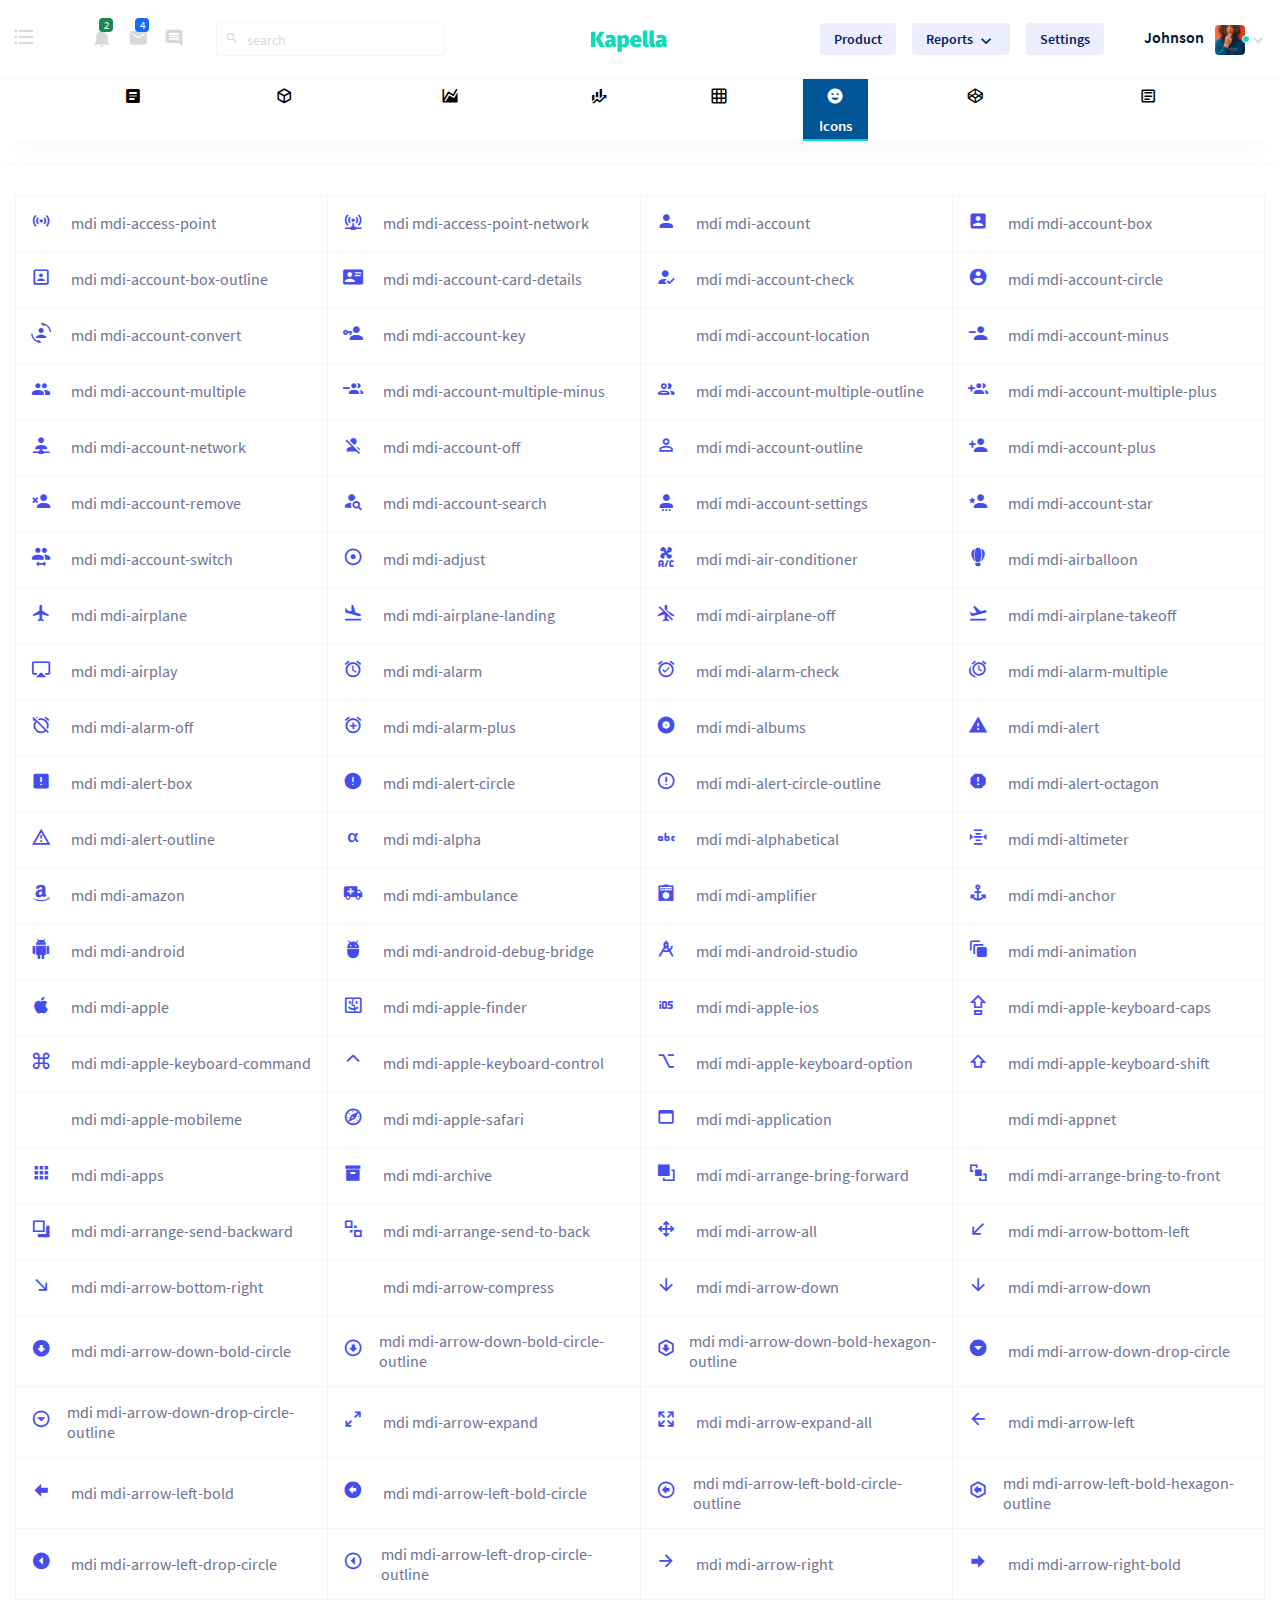
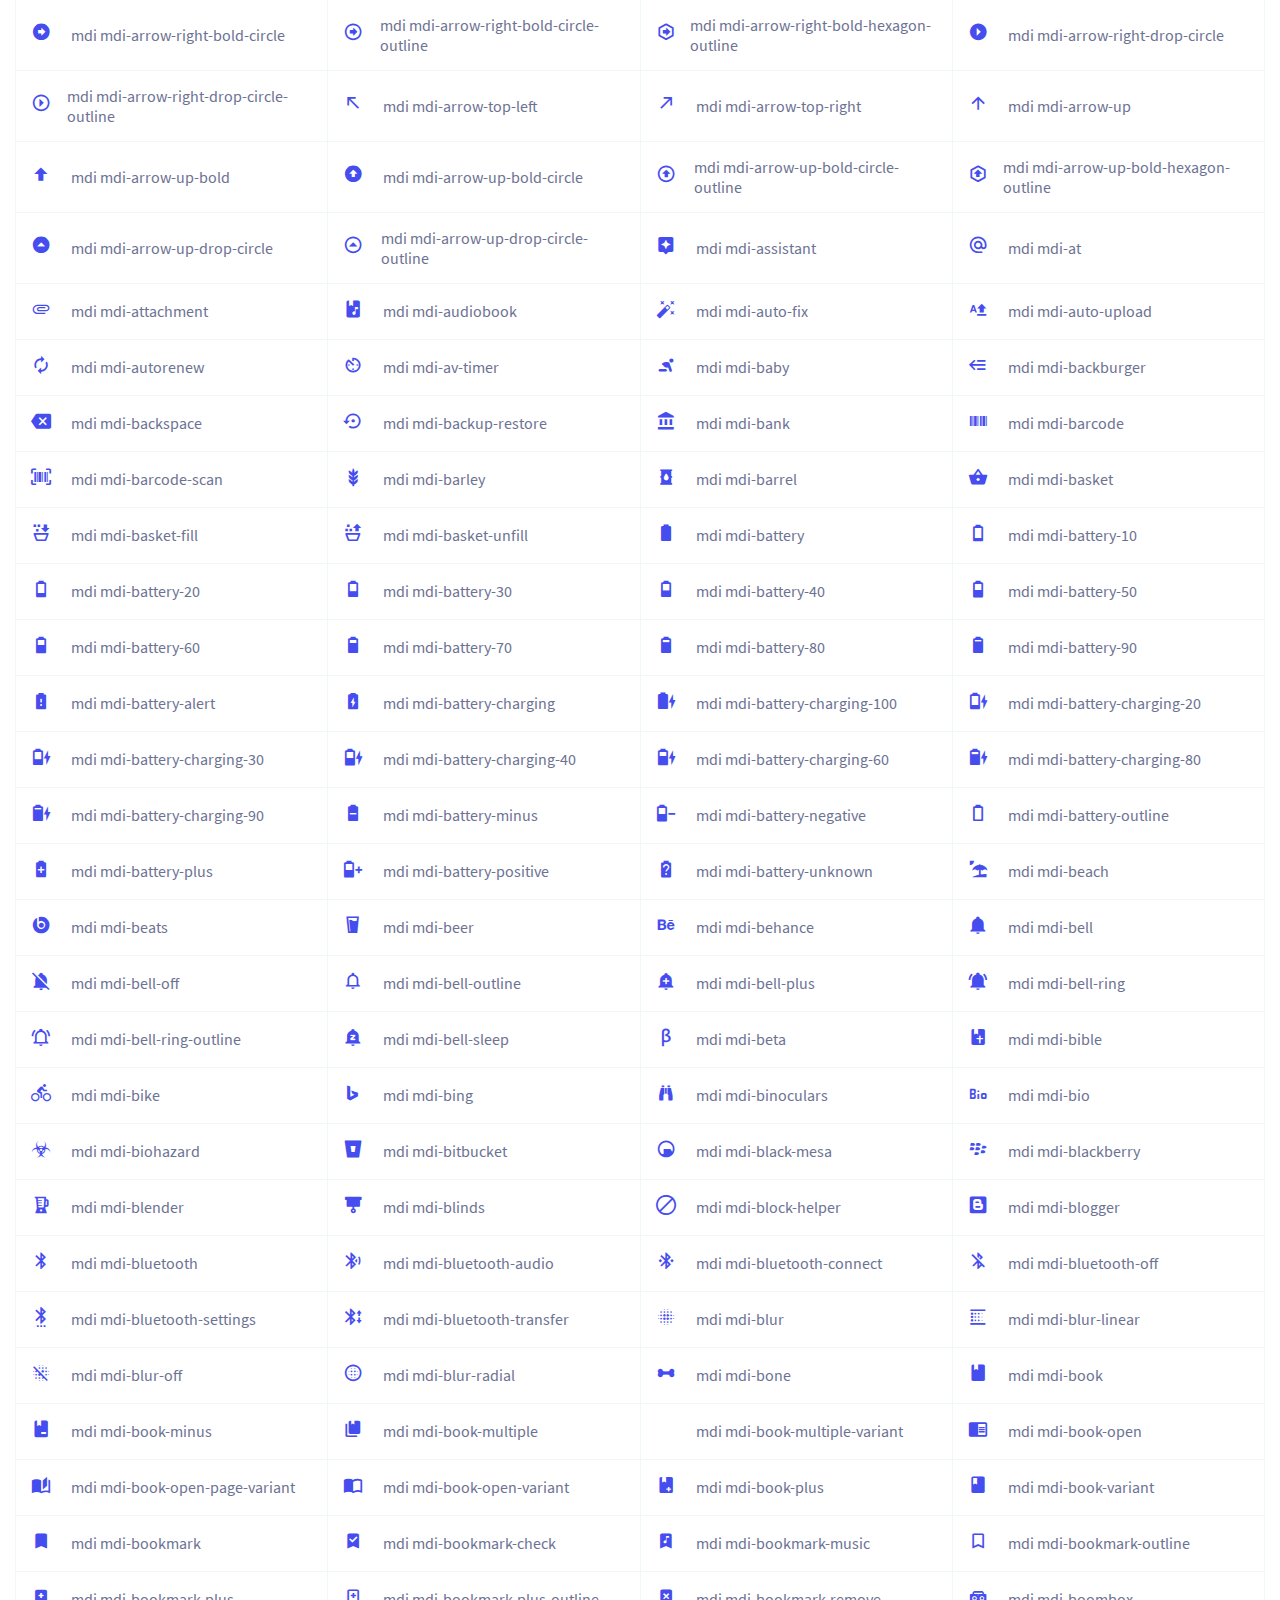
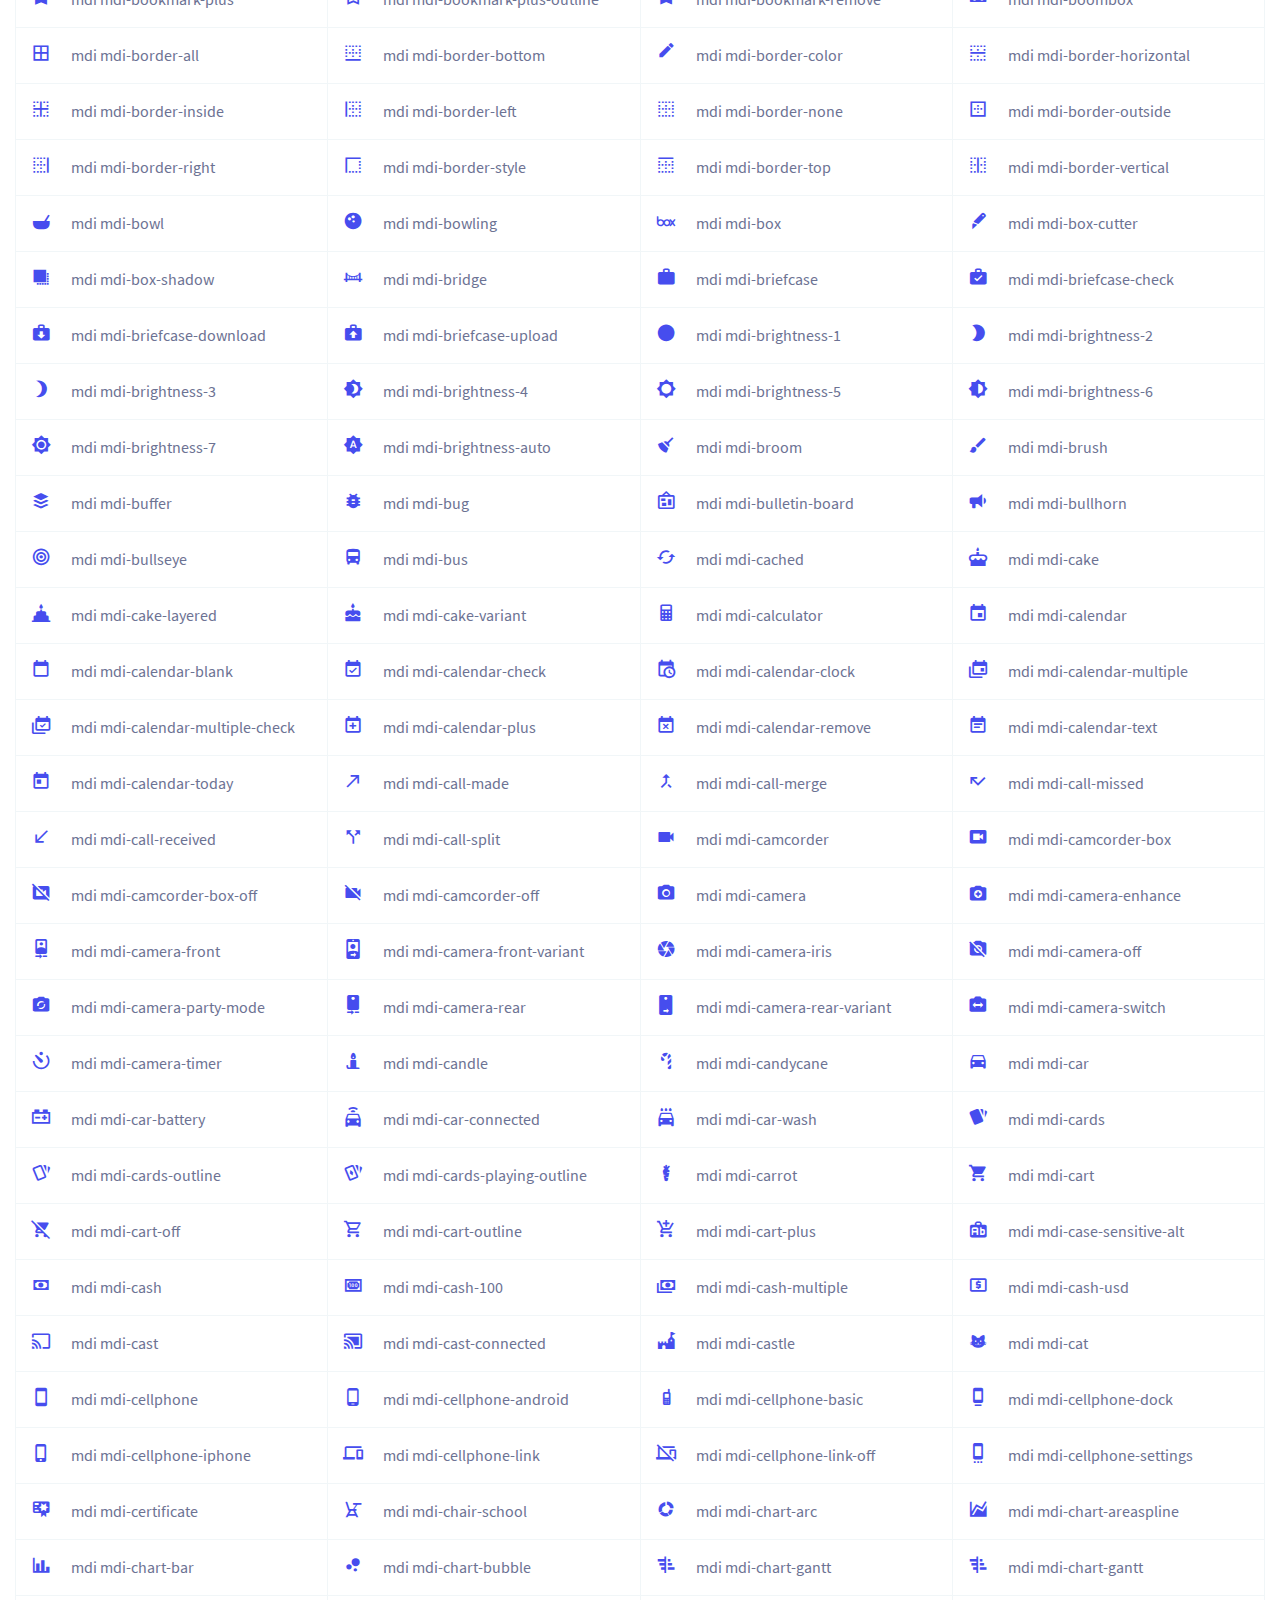
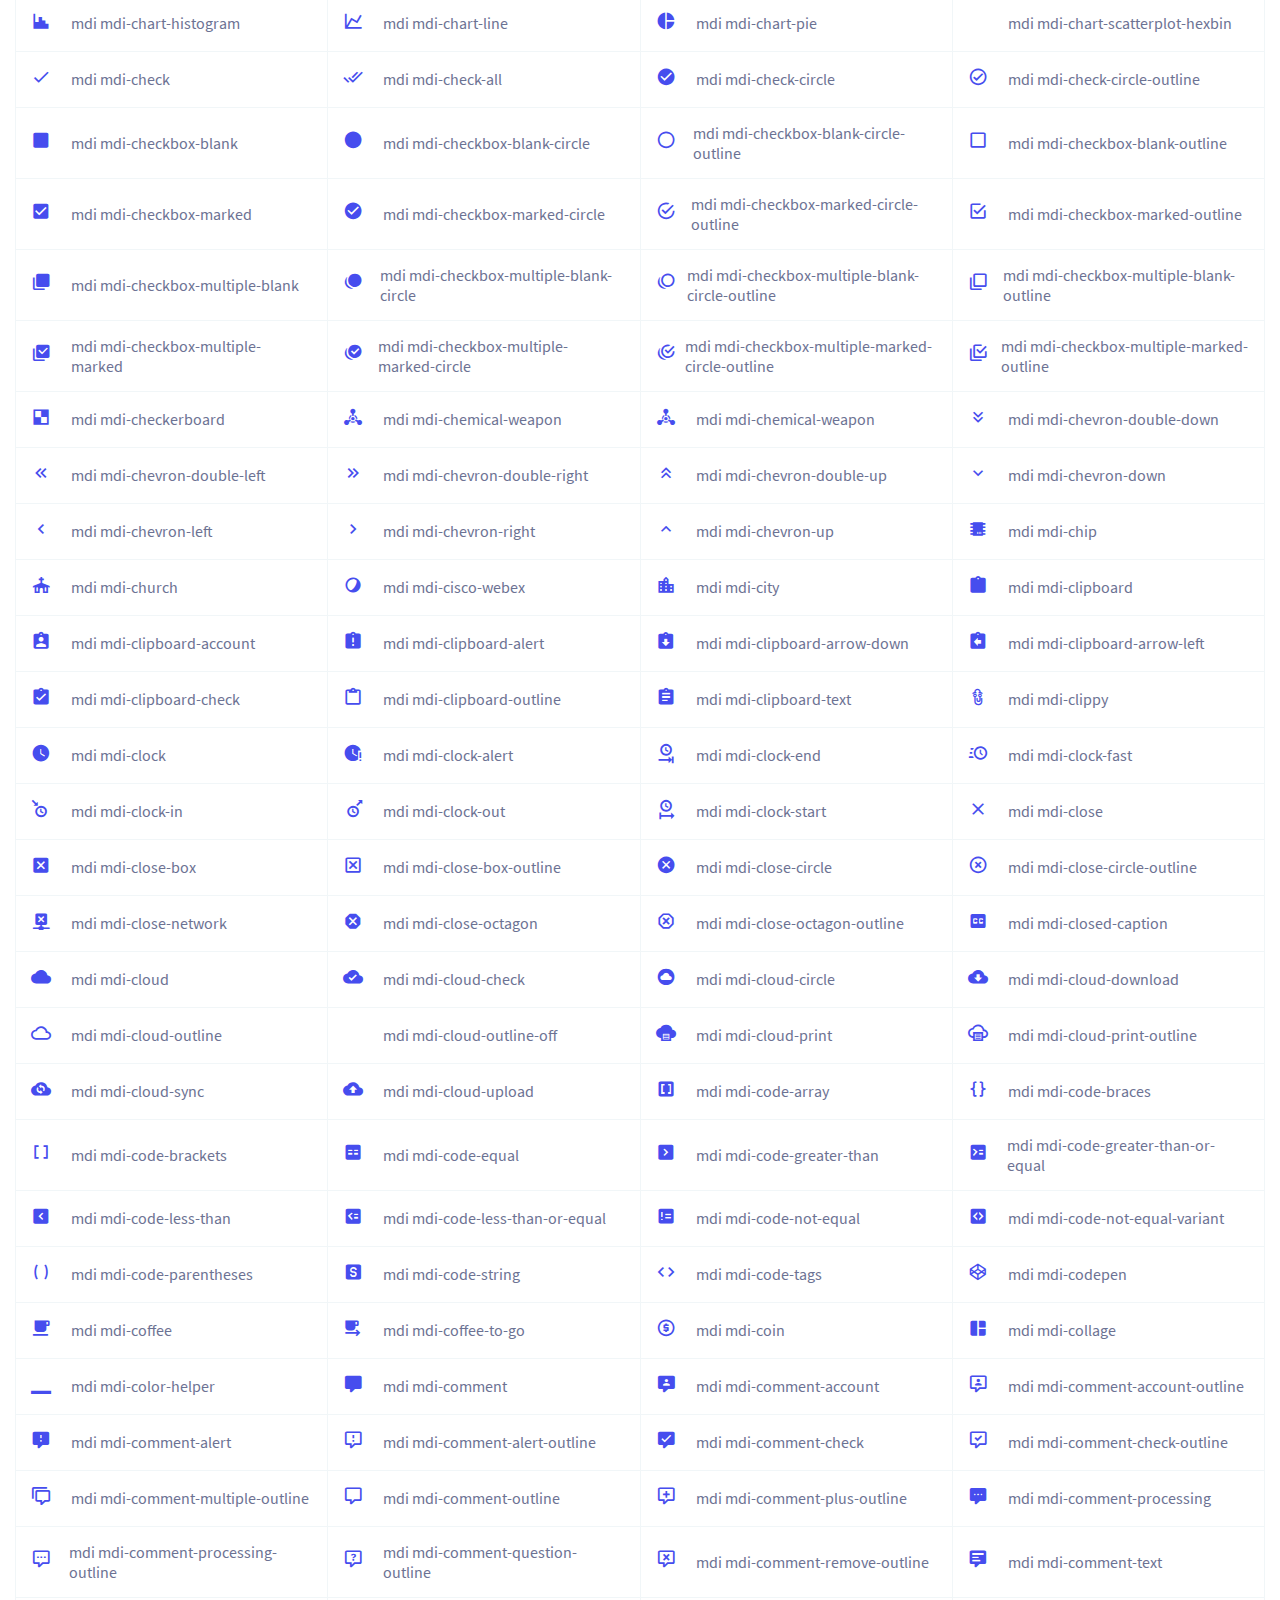
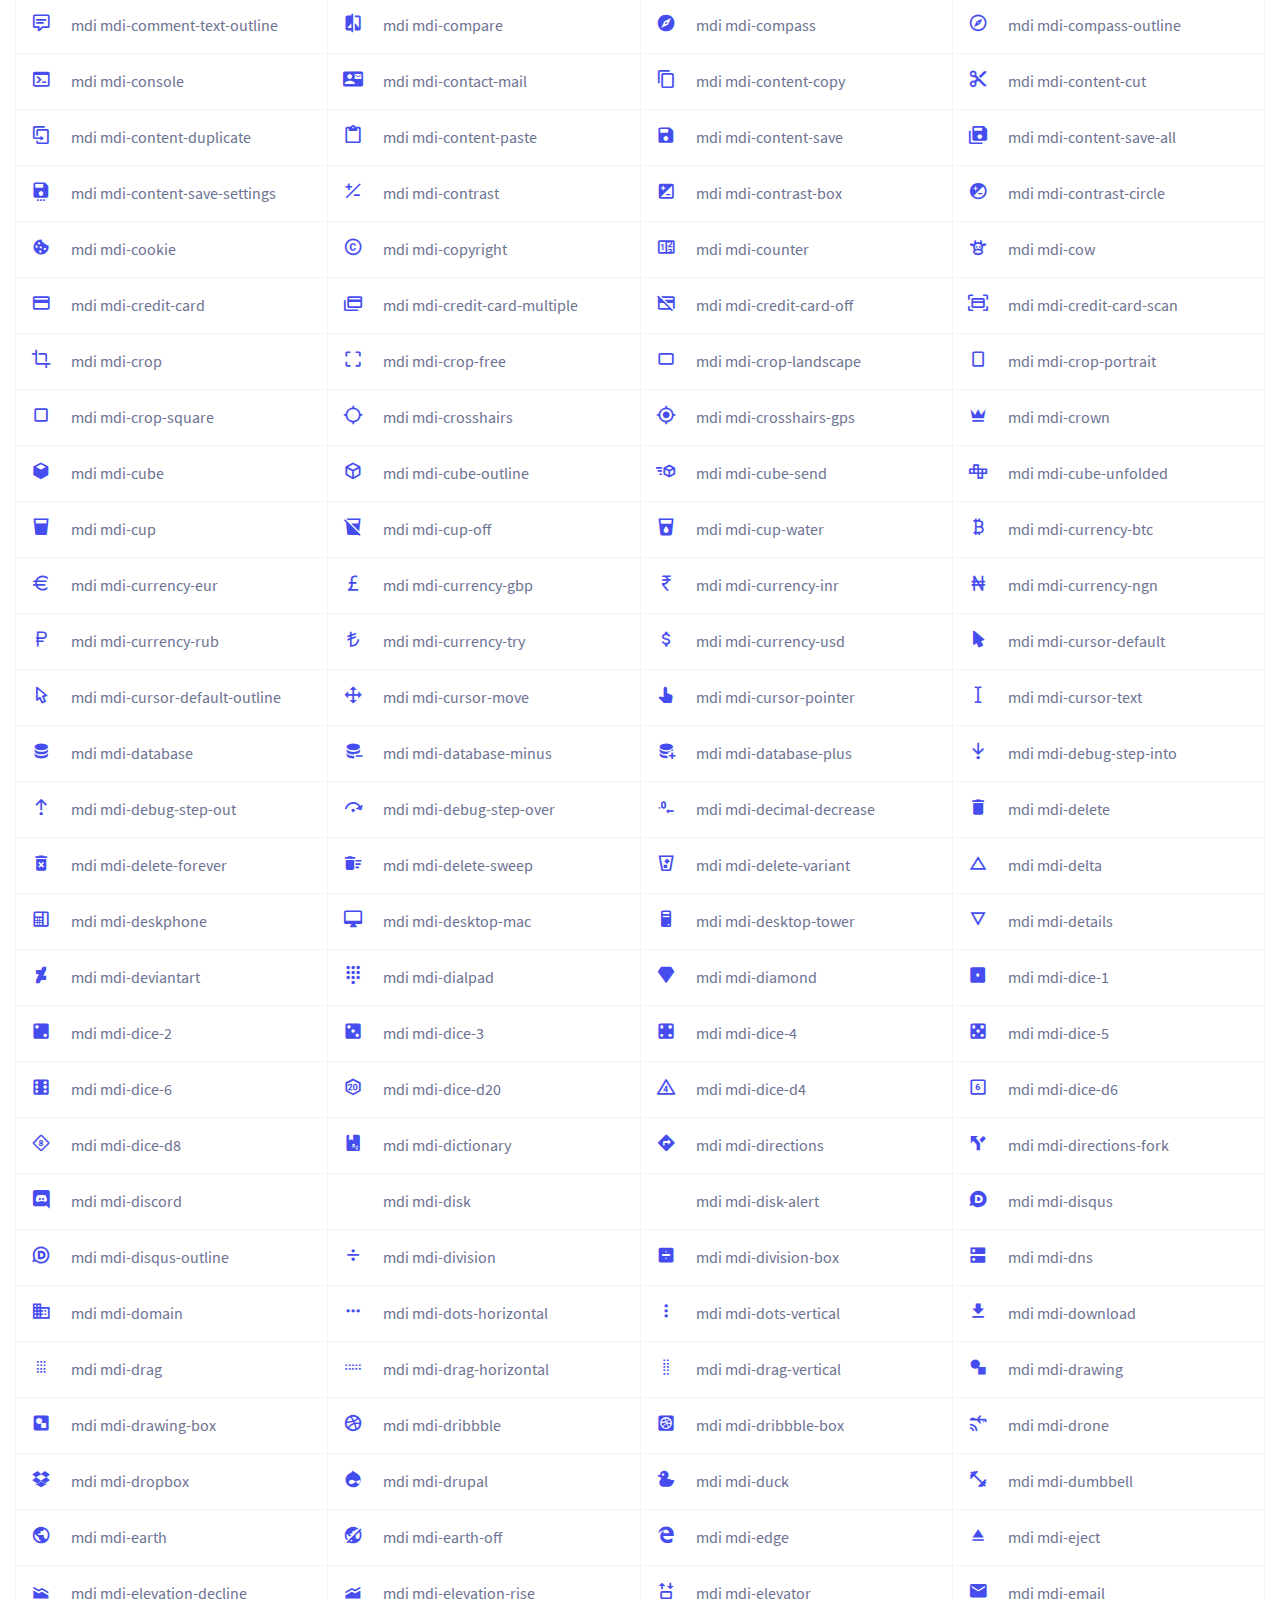
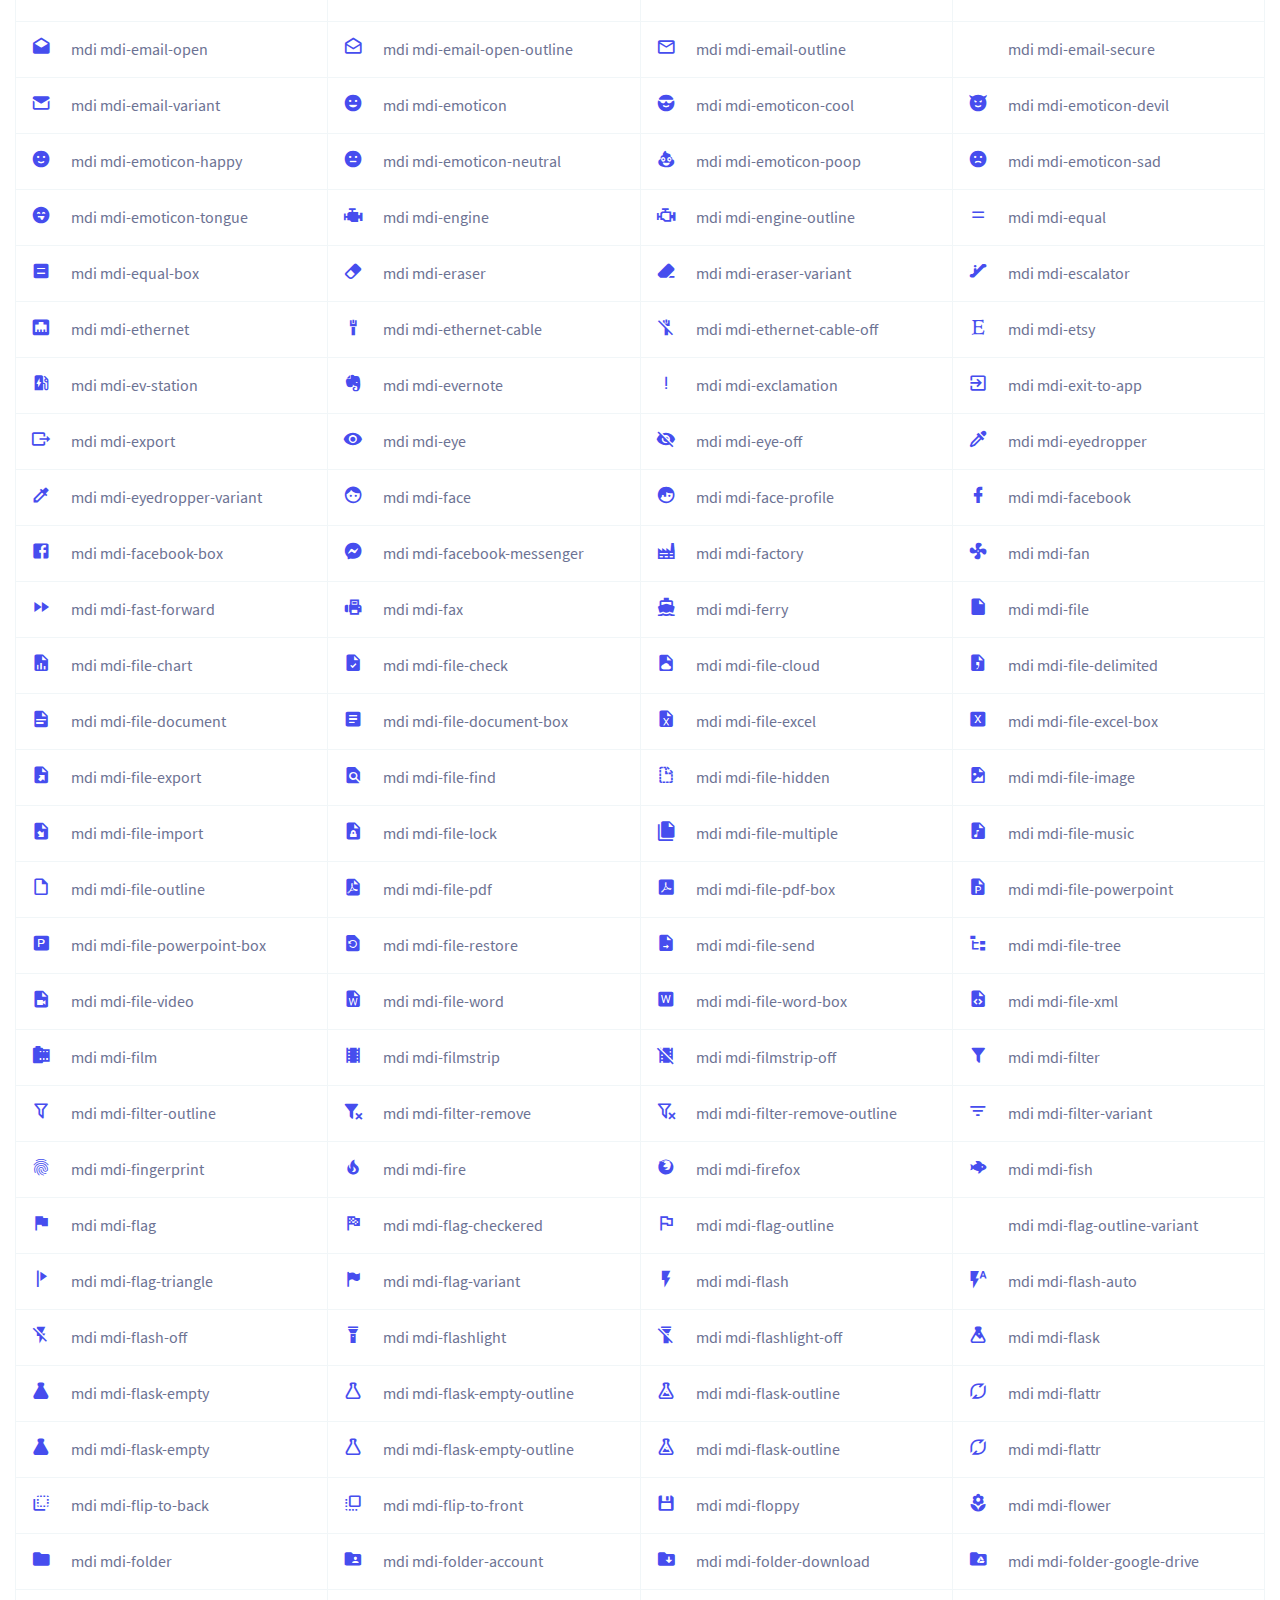
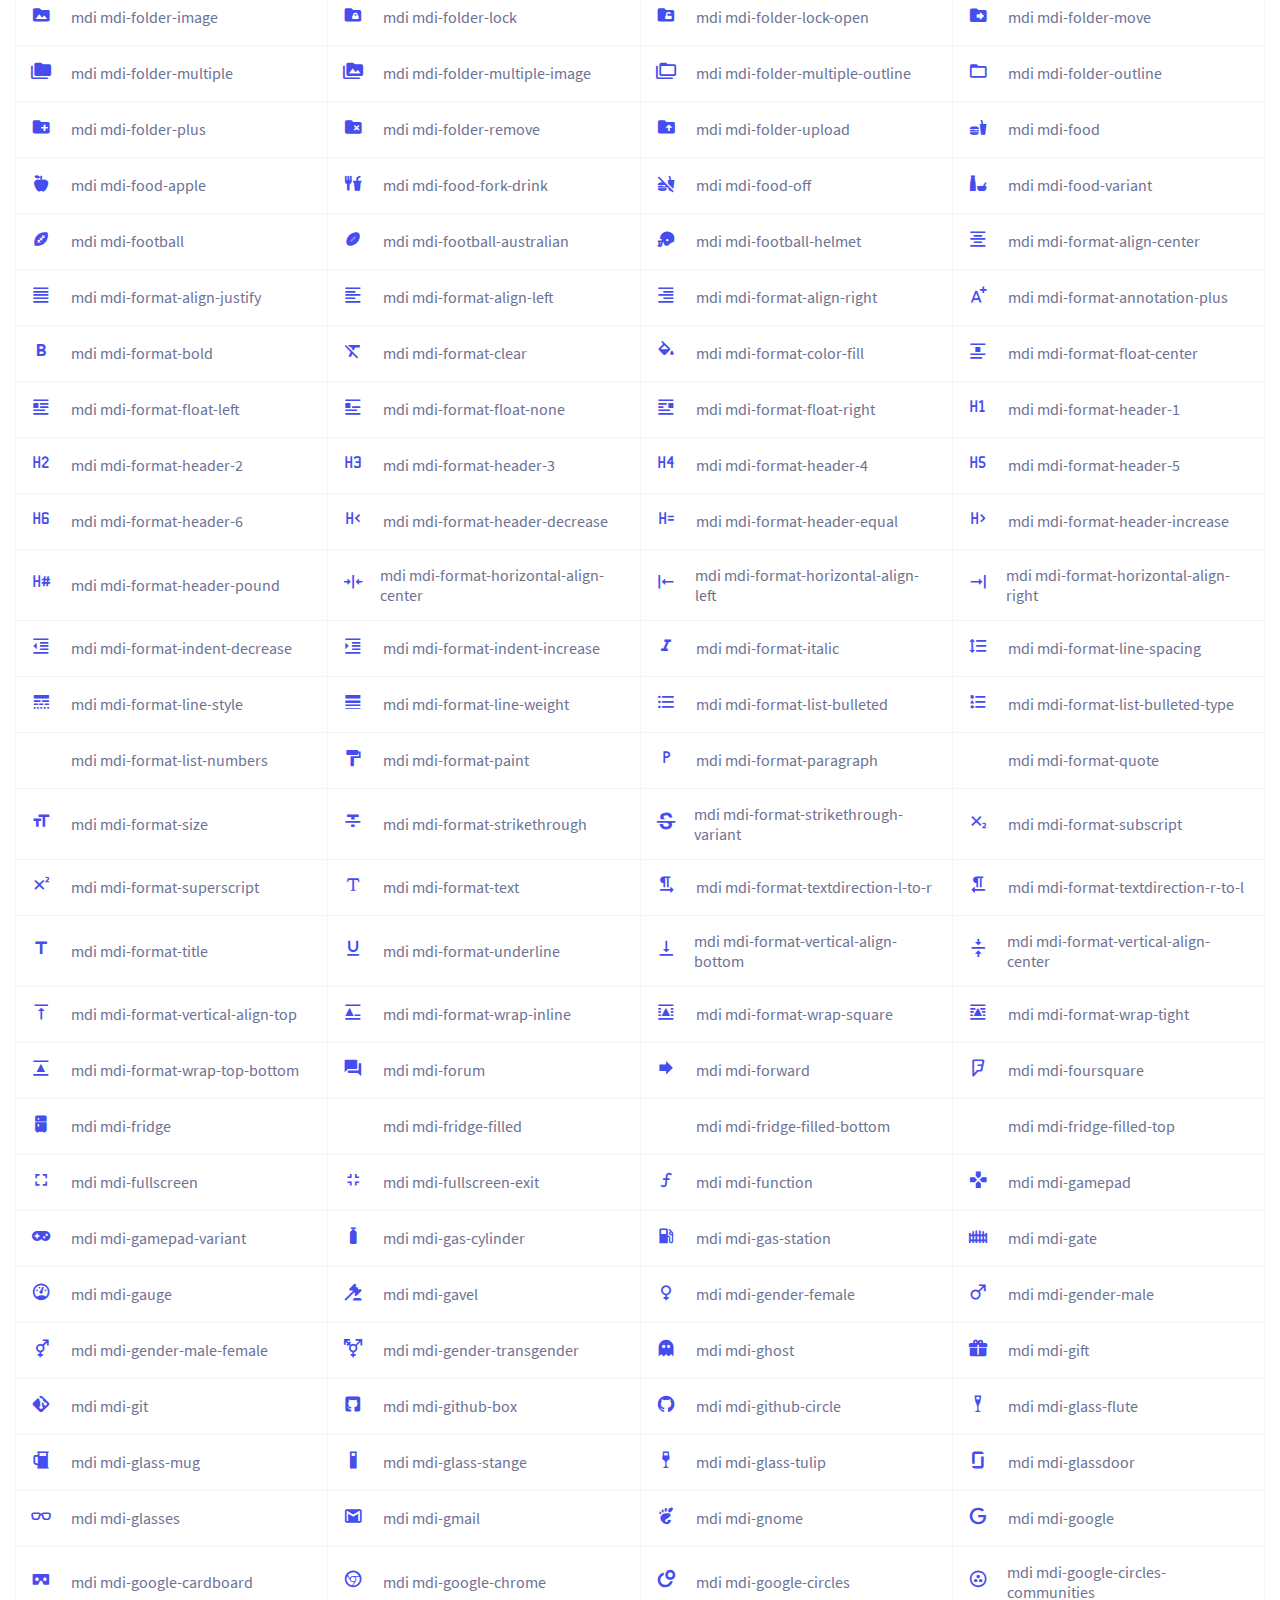
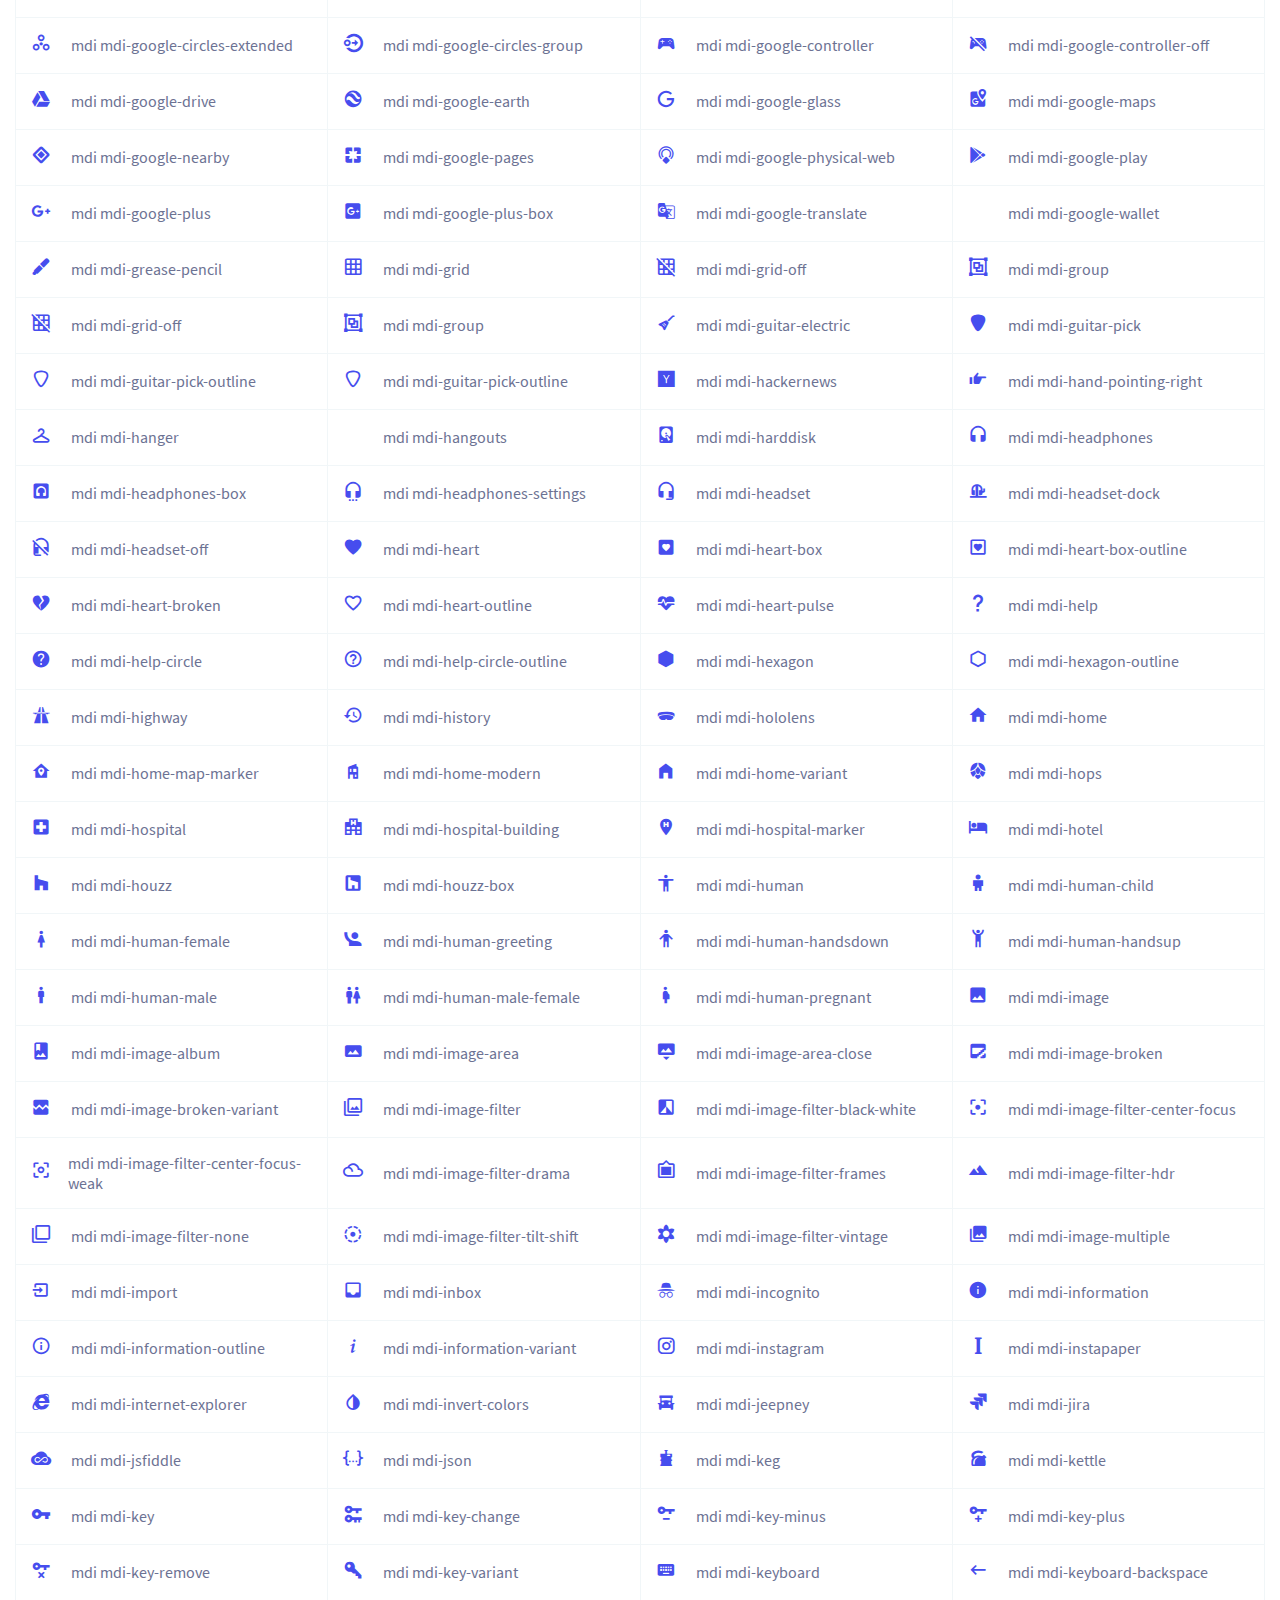
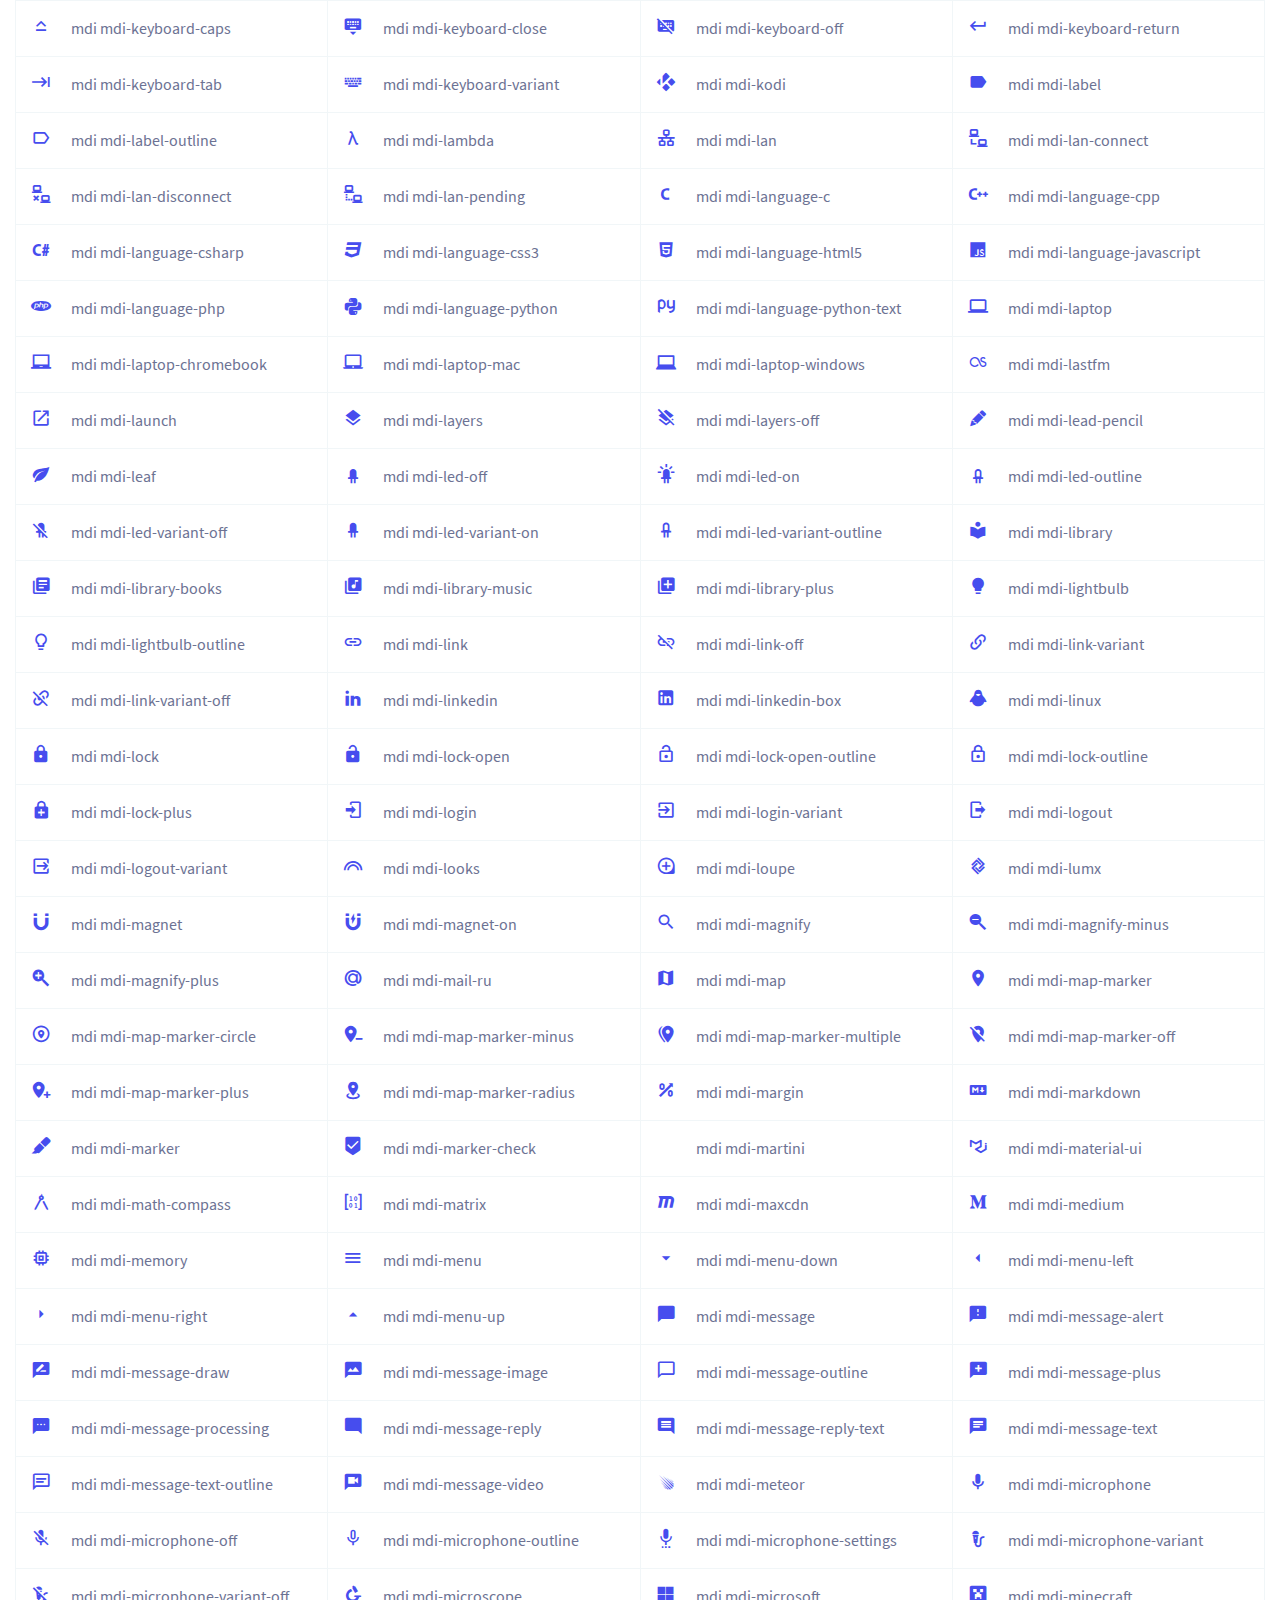
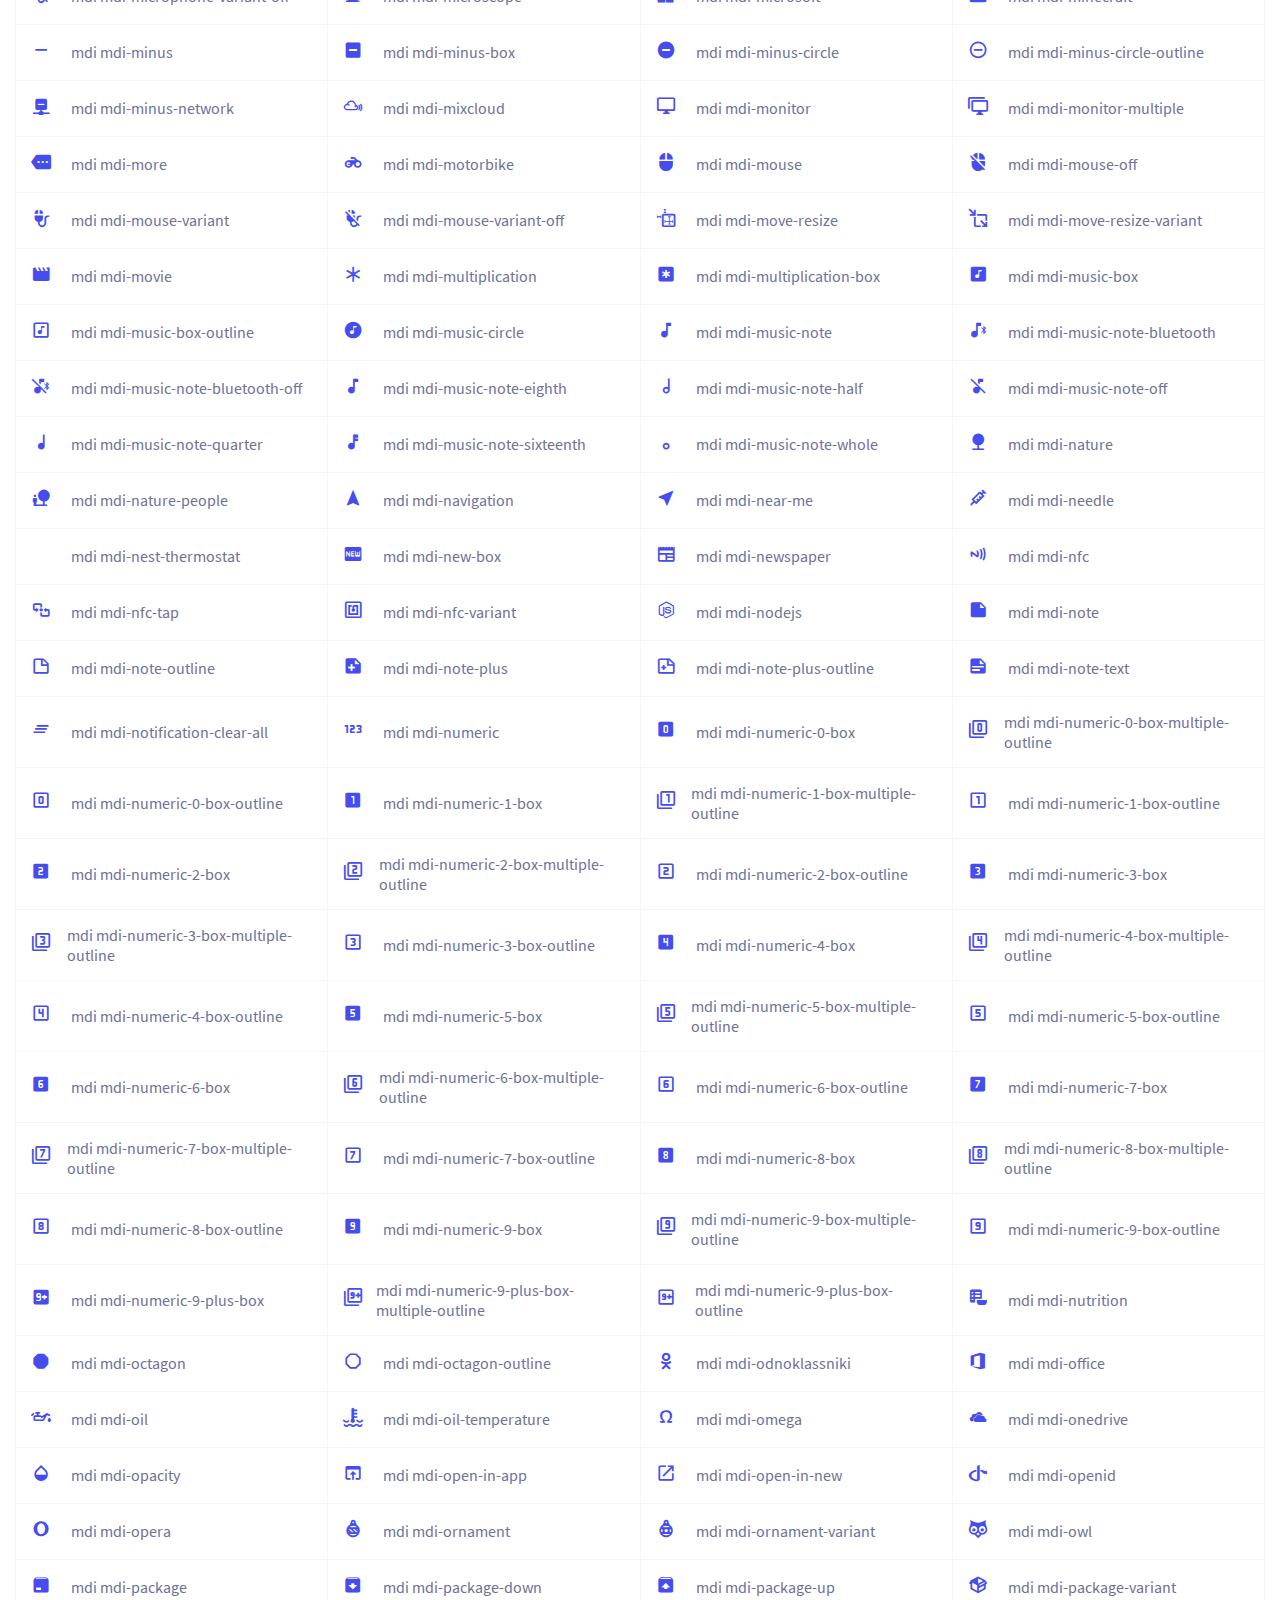
<file: pages/icons/mdi.html>
<!DOCTYPE html>
<html lang="en">

<head>
  <!-- Required meta tags -->
  <meta charset="utf-8">
  <meta name="viewport" content="width=device-width, initial-scale=1, shrink-to-fit=no">
  <title>Kapella Bootstrap Admin Dashboard Template</title>
  <!-- base:css -->
  <link rel="stylesheet" href="../../vendors/mdi/css/materialdesignicons.min.css">
  <link rel="stylesheet" href="../../vendors/base/vendor.bundle.base.css">
  <!-- endinject -->
  <!-- plugin css for this page -->
  <!-- End plugin css for this page -->
  <!-- inject:css -->
  <link rel="stylesheet" href="../../css/style.css">
  <!-- endinject -->
  <link rel="shortcut icon" href="../../images/favicon.png" />
</head>

<body>
  <div class=" container-scroller">
    <!-- partial:../../partials/_horizontal-navbar.html -->
        <div class="horizontal-menu">
      <nav class="navbar top-navbar col-lg-12 col-12 p-0">
        <div class="container-fluid">
          <div class="navbar-menu-wrapper d-flex align-items-center justify-content-between">
            <ul class="navbar-nav navbar-nav-left">
              <li class="nav-item ms-0 me-5 d-lg-flex d-none">
                <a href="#" class="nav-link horizontal-nav-left-menu"><i class="mdi mdi-format-list-bulleted"></i></a>
              </li>
              <li class="nav-item dropdown">
                <a class="nav-link count-indicator dropdown-toggle d-flex align-items-center justify-content-center" id="notificationDropdown" href="#" data-bs-toggle="dropdown">
                  <i class="mdi mdi-bell mx-0"></i>
                  <span class="count bg-success">2</span>
                </a>
                <div class="dropdown-menu dropdown-menu-right navbar-dropdown preview-list" aria-labelledby="notificationDropdown">
                  <p class="mb-0 font-weight-normal float-left dropdown-header">Notifications</p>
                  <a class="dropdown-item preview-item">
                    <div class="preview-thumbnail">
                        <div class="preview-icon bg-success">
                          <i class="mdi mdi-information mx-0"></i>
                        </div>
                    </div>
                    <div class="preview-item-content">
                        <h6 class="preview-subject font-weight-normal">Application Error</h6>
                        <p class="font-weight-light small-text mb-0 text-muted">
                          Just now
                        </p>
                    </div>
                  </a>
                  <a class="dropdown-item preview-item">
                    <div class="preview-thumbnail">
                        <div class="preview-icon bg-warning">
                          <i class="mdi mdi-settings mx-0"></i>
                        </div>
                    </div>
                    <div class="preview-item-content">
                        <h6 class="preview-subject font-weight-normal">Settings</h6>
                        <p class="font-weight-light small-text mb-0 text-muted">
                          Private message
                        </p>
                    </div>
                  </a>
                  <a class="dropdown-item preview-item">
                    <div class="preview-thumbnail">
                        <div class="preview-icon bg-info">
                          <i class="mdi mdi-account-box mx-0"></i>
                        </div>
                    </div>
                    <div class="preview-item-content">
                        <h6 class="preview-subject font-weight-normal">New user registration</h6>
                        <p class="font-weight-light small-text mb-0 text-muted">
                          2 days ago
                        </p>
                    </div>
                  </a>
                </div>
              </li>
              <li class="nav-item dropdown">
                <a class="nav-link count-indicator dropdown-toggle d-flex justify-content-center align-items-center" id="messageDropdown" href="#" data-bs-toggle="dropdown">
                  <i class="mdi mdi-email mx-0"></i>
                  <span class="count bg-primary">4</span>
                </a>
                <div class="dropdown-menu dropdown-menu-right navbar-dropdown preview-list" aria-labelledby="messageDropdown">
                  <p class="mb-0 font-weight-normal float-left dropdown-header">Messages</p>
                  <a class="dropdown-item preview-item">
                    <div class="preview-thumbnail">
                        <img src="../../images/faces/face4.jpg" alt="image" class="profile-pic">
                    </div>
                    <div class="preview-item-content flex-grow">
                        <h6 class="preview-subject ellipsis font-weight-normal">David Grey
                        </h6>
                        <p class="font-weight-light small-text text-muted mb-0">
                          The meeting is cancelled
                        </p>
                    </div>
                  </a>
                  <a class="dropdown-item preview-item">
                    <div class="preview-thumbnail">
                        <img src="../../images/faces/face2.jpg" alt="image" class="profile-pic">
                    </div>
                    <div class="preview-item-content flex-grow">
                        <h6 class="preview-subject ellipsis font-weight-normal">Tim Cook
                        </h6>
                        <p class="font-weight-light small-text text-muted mb-0">
                          New product launch
                        </p>
                    </div>
                  </a>
                  <a class="dropdown-item preview-item">
                    <div class="preview-thumbnail">
                        <img src="../../images/faces/face3.jpg" alt="image" class="profile-pic">
                    </div>
                    <div class="preview-item-content flex-grow">
                        <h6 class="preview-subject ellipsis font-weight-normal"> Johnson
                        </h6>
                        <p class="font-weight-light small-text text-muted mb-0">
                          Upcoming board meeting
                        </p>
                    </div>
                  </a>
                </div>
              </li>
              <li class="nav-item dropdown">
                <a href="#" class="nav-link count-indicator "><i class="mdi mdi-message-reply-text"></i></a>
              </li>
              <li class="nav-item nav-search d-none d-lg-block ms-3">
                <div class="input-group">
                    <div class="input-group-prepend">
                      <span class="input-group-text" id="search">
                        <i class="mdi mdi-magnify"></i>
                      </span>
                    </div>
                    <input type="text" class="form-control" placeholder="search" aria-label="search" aria-describedby="search">
                </div>
              </li>	
            </ul>
            <div class="text-center navbar-brand-wrapper d-flex align-items-center justify-content-center">
                <a class="navbar-brand brand-logo" href="../../index.html"><img src="../../images/logo.svg" alt="logo"/></a>
                <a class="navbar-brand brand-logo-mini" href="../../index.html"><img src="../../images/logo-mini.svg" alt="logo"/></a>
            </div>
            <ul class="navbar-nav navbar-nav-right">
                <li class="nav-item dropdown  d-lg-flex d-none">
                  <button type="button" class="btn btn-inverse-primary btn-sm">Product </button>
                </li>
                <li class="nav-item dropdown d-lg-flex d-none">
                  <a class="dropdown-toggle show-dropdown-arrow btn btn-inverse-primary btn-sm" id="nreportDropdown" href="#" data-bs-toggle="dropdown">
                  Reports
                  </a>
                  <div class="dropdown-menu dropdown-menu-right navbar-dropdown preview-list" aria-labelledby="nreportDropdown">
                      <p class="mb-0 font-weight-medium float-left dropdown-header">Reports</p>
                      <a class="dropdown-item">
                        <i class="mdi mdi-file-pdf text-primary"></i>
                        Pdf
                      </a>
                      <a class="dropdown-item">
                        <i class="mdi mdi-file-excel text-primary"></i>
                        Exel
                      </a>
                  </div>
                </li>
                <li class="nav-item dropdown d-lg-flex d-none">
                  <button type="button" class="btn btn-inverse-primary btn-sm">Settings</button>
                </li>
                <li class="nav-item nav-profile dropdown">
                  <a class="nav-link dropdown-toggle" href="#" data-bs-toggle="dropdown" id="profileDropdown">
                    <span class="nav-profile-name">Johnson</span>
                    <span class="online-status"></span>
                    <img src="../../images/faces/face28.png" alt="profile"/>
                  </a>
                  <div class="dropdown-menu dropdown-menu-right navbar-dropdown" aria-labelledby="profileDropdown">
                      <a class="dropdown-item">
                        <i class="mdi mdi-settings text-primary"></i>
                        Settings
                      </a>
                      <a class="dropdown-item">
                        <i class="mdi mdi-logout text-primary"></i>
                        Logout
                      </a>
                  </div>
                </li>
            </ul>
            <button class="navbar-toggler navbar-toggler-right d-lg-none align-self-center" type="button" data-toggle="horizontal-menu-toggle">
              <span class="mdi mdi-menu"></span>
            </button>
          </div>
        </div>
      </nav>
      <nav class="bottom-navbar">
        <div class="container">
            <ul class="nav page-navigation">
              <li class="nav-item">
                <a class="nav-link" href="../../index.html">
                  <i class="mdi mdi-file-document-box menu-icon"></i>
                  <span class="menu-title">Dashboard</span>
                </a>
              </li>
              <li class="nav-item">
                  <a href="#" class="nav-link">
                    <i class="mdi mdi-cube-outline menu-icon"></i>
                    <span class="menu-title">UI Elements</span>
                    <i class="menu-arrow"></i>
                  </a>
                  <div class="submenu">
                      <ul>
                          <li class="nav-item"><a class="nav-link" href="../../pages/ui-features/buttons.html">Buttons</a></li>
                          <li class="nav-item"><a class="nav-link" href="../../pages/ui-features/typography.html">Typography</a></li>
                      </ul>
                  </div>
              </li>
              <li class="nav-item">
                  <a href="../../pages/forms/basic_elements.html" class="nav-link">
                    <i class="mdi mdi-chart-areaspline menu-icon"></i>
                    <span class="menu-title">Form Elements</span>
                    <i class="menu-arrow"></i>
                  </a>
              </li>
              <li class="nav-item">
                  <a href="../../pages/charts/chartjs.html" class="nav-link">
                    <i class="mdi mdi-finance menu-icon"></i>
                    <span class="menu-title">Charts</span>
                    <i class="menu-arrow"></i>
                  </a>
              </li>
              <li class="nav-item">
                  <a href="../../pages/tables/basic-table.html" class="nav-link">
                    <i class="mdi mdi-grid menu-icon"></i>
                    <span class="menu-title">Tables</span>
                    <i class="menu-arrow"></i>
                  </a>
              </li>
              <li class="nav-item">
                  <a href="../../pages/icons/mdi.html" class="nav-link">
                    <i class="mdi mdi-emoticon menu-icon"></i>
                    <span class="menu-title">Icons</span>
                    <i class="menu-arrow"></i>
                  </a>
              </li>
              <li class="nav-item">
                  <a href="#" class="nav-link">
                    <i class="mdi mdi-codepen menu-icon"></i>
                    <span class="menu-title">Sample Pages</span>
                    <i class="menu-arrow"></i>
                  </a>
                  <div class="submenu">
                      <ul class="submenu-item">
                          <li class="nav-item"><a class="nav-link" href="../../pages/samples/login.html">Login</a></li>
                          <li class="nav-item"><a class="nav-link" href="../../pages/samples/login-2.html">Login 2</a></li>
                          <li class="nav-item"><a class="nav-link" href="../../pages/samples/register.html">Register</a></li>
                          <li class="nav-item"><a class="nav-link" href="../../pages/samples/register-2.html">Register 2</a></li>
                          <li class="nav-item"><a class="nav-link" href="../../pages/samples/lock-screen.html">Lockscreen</a></li>
                      </ul>
                  </div>
              </li>
              <li class="nav-item">
                  <a href="../../docs/documentation.html" class="nav-link">
                    <i class="mdi mdi-file-document-box-outline menu-icon"></i>
                    <span class="menu-title">Documentation</span></a>
              </li>
            </ul>
        </div>
      </nav>
    </div>
        <!-- partial -->
    <div class="container-fluid page-body-wrapper">
      <div class="main-panel">
        <div class="content-wrapper">
          <div class="row">
            <div class="col-lg-12 grid-margin grid-margin-md-0">
              <div class="card">
                <div class="card-body">
                  <div class="row icons-list">
                    <div class="col-sm-6 col-md-4 col-lg-3">
                        <i class="mdi mdi-access-point"></i> mdi mdi-access-point
                    </div>
                    <div class="col-sm-6 col-md-4 col-lg-3">
                        <i class="mdi mdi-access-point-network"></i> mdi mdi-access-point-network
                    </div>
                    <div class="col-sm-6 col-md-4 col-lg-3">
                        <i class="mdi mdi-account"></i> mdi mdi-account
                    </div>
                    <div class="col-sm-6 col-md-4 col-lg-3">
                        <i class="mdi mdi-account-box"></i> mdi mdi-account-box
                    </div>
                    <div class="col-sm-6 col-md-4 col-lg-3">
                        <i class="mdi mdi-account-box-outline"></i> mdi mdi-account-box-outline
                    </div>
                    <div class="col-sm-6 col-md-4 col-lg-3">
                        <i class="mdi mdi-account-card-details"></i> mdi mdi-account-card-details
                    </div>
                    <div class="col-sm-6 col-md-4 col-lg-3">
                        <i class="mdi mdi-account-check"></i> mdi mdi-account-check
                    </div>
                    <div class="col-sm-6 col-md-4 col-lg-3">
                        <i class="mdi mdi-account-circle"></i> mdi mdi-account-circle
                    </div>
                    <div class="col-sm-6 col-md-4 col-lg-3">
                        <i class="mdi mdi-account-convert"></i> mdi mdi-account-convert
                    </div>
                    <div class="col-sm-6 col-md-4 col-lg-3">
                        <i class="mdi mdi-account-key"></i> mdi mdi-account-key
                    </div>
                    <div class="col-sm-6 col-md-4 col-lg-3">
                        <i class="mdi mdi-account-location"></i> mdi mdi-account-location
                    </div>
                    <div class="col-sm-6 col-md-4 col-lg-3">
                        <i class="mdi mdi-account-minus"></i> mdi mdi-account-minus
                    </div>
                    <div class="col-sm-6 col-md-4 col-lg-3">
                        <i class="mdi mdi-account-multiple"></i> mdi mdi-account-multiple
                    </div>
                    <div class="col-sm-6 col-md-4 col-lg-3">
                        <i class="mdi mdi-account-multiple-minus"></i> mdi mdi-account-multiple-minus
                    </div>
                    <div class="col-sm-6 col-md-4 col-lg-3">
                        <i class="mdi mdi-account-multiple-outline"></i> mdi mdi-account-multiple-outline
                    </div>
                    <div class="col-sm-6 col-md-4 col-lg-3">
                        <i class="mdi mdi-account-multiple-plus"></i> mdi mdi-account-multiple-plus
                    </div>
                    <div class="col-sm-6 col-md-4 col-lg-3">
                        <i class="mdi mdi-account-network"></i> mdi mdi-account-network
                    </div>
                    <div class="col-sm-6 col-md-4 col-lg-3">
                        <i class="mdi mdi-account-off"></i> mdi mdi-account-off
                    </div>
                    <div class="col-sm-6 col-md-4 col-lg-3">
                        <i class="mdi mdi-account-outline"></i> mdi mdi-account-outline
                    </div>
                    <div class="col-sm-6 col-md-4 col-lg-3">
                        <i class="mdi mdi-account-plus"></i> mdi mdi-account-plus
                    </div>
                    <div class="col-sm-6 col-md-4 col-lg-3">
                        <i class="mdi mdi-account-remove"></i> mdi mdi-account-remove
                    </div>
                    <div class="col-sm-6 col-md-4 col-lg-3">
                        <i class="mdi mdi-account-search"></i> mdi mdi-account-search
                    </div>
                    <div class="col-sm-6 col-md-4 col-lg-3">
                        <i class="mdi mdi-account-settings"></i> mdi mdi-account-settings
                    </div>
                    <div class="col-sm-6 col-md-4 col-lg-3">
                        <i class="mdi mdi-account-star"></i> mdi mdi-account-star
                    </div>
                    <div class="col-sm-6 col-md-4 col-lg-3">
                        <i class="mdi mdi-account-switch"></i> mdi mdi-account-switch
                    </div>
                    <div class="col-sm-6 col-md-4 col-lg-3">
                        <i class="mdi mdi-adjust"></i> mdi mdi-adjust
                    </div>
                    <div class="col-sm-6 col-md-4 col-lg-3">
                        <i class="mdi mdi-air-conditioner"></i> mdi mdi-air-conditioner
                    </div>
                    <div class="col-sm-6 col-md-4 col-lg-3">
                        <i class="mdi mdi-airballoon"></i> mdi mdi-airballoon
                    </div>
                    <div class="col-sm-6 col-md-4 col-lg-3">
                        <i class="mdi mdi-airplane"></i> mdi mdi-airplane
                    </div>
                    <div class="col-sm-6 col-md-4 col-lg-3">
                        <i class="mdi mdi-airplane-landing"></i> mdi mdi-airplane-landing
                    </div>
                    <div class="col-sm-6 col-md-4 col-lg-3">
                        <i class="mdi mdi-airplane-off"></i> mdi mdi-airplane-off
                    </div>
                    <div class="col-sm-6 col-md-4 col-lg-3">
                        <i class="mdi mdi-airplane-takeoff"></i> mdi mdi-airplane-takeoff
                    </div>
                    <div class="col-sm-6 col-md-4 col-lg-3">
                        <i class="mdi mdi-airplay"></i> mdi mdi-airplay
                    </div>
                    <div class="col-sm-6 col-md-4 col-lg-3">
                        <i class="mdi mdi-alarm"></i> mdi mdi-alarm
                    </div>
                    <div class="col-sm-6 col-md-4 col-lg-3">
                        <i class="mdi mdi-alarm-check"></i> mdi mdi-alarm-check
                    </div>
                    <div class="col-sm-6 col-md-4 col-lg-3">
                        <i class="mdi mdi-alarm-multiple"></i> mdi mdi-alarm-multiple
                    </div>
                    <div class="col-sm-6 col-md-4 col-lg-3">
                        <i class="mdi mdi-alarm-off"></i> mdi mdi-alarm-off
                    </div>
                    <div class="col-sm-6 col-md-4 col-lg-3">
                        <i class="mdi mdi-alarm-plus"></i> mdi mdi-alarm-plus
                    </div>
                    <div class="col-sm-6 col-md-4 col-lg-3">
                        <i class="mdi mdi-album"></i> mdi mdi-albums
                    </div>
                    <div class="col-sm-6 col-md-4 col-lg-3">
                        <i class="mdi mdi-alert"></i> mdi mdi-alert
                    </div>
                    <div class="col-sm-6 col-md-4 col-lg-3">
                        <i class="mdi mdi-alert-box"></i> mdi mdi-alert-box
                    </div>
                    <div class="col-sm-6 col-md-4 col-lg-3">
                        <i class="mdi mdi-alert-circle"></i> mdi mdi-alert-circle
                    </div>
                    <div class="col-sm-6 col-md-4 col-lg-3">
                        <i class="mdi mdi-alert-circle-outline"></i> mdi mdi-alert-circle-outline
                    </div>
                    <div class="col-sm-6 col-md-4 col-lg-3">
                        <i class="mdi mdi-alert-octagon"></i> mdi mdi-alert-octagon
                    </div>
                    <div class="col-sm-6 col-md-4 col-lg-3">
                        <i class="mdi mdi-alert-outline"></i> mdi mdi-alert-outline
                    </div>
                    <div class="col-sm-6 col-md-4 col-lg-3">
                        <i class="mdi mdi-alpha"></i> mdi mdi-alpha
                    </div>
                    <div class="col-sm-6 col-md-4 col-lg-3">
                        <i class="mdi mdi-alphabetical"></i> mdi mdi-alphabetical
                    </div>
                    <div class="col-sm-6 col-md-4 col-lg-3">
                        <i class="mdi mdi-altimeter"></i> mdi mdi-altimeter
                    </div>
                    <div class="col-sm-6 col-md-4 col-lg-3">
                        <i class="mdi mdi-amazon"></i> mdi mdi-amazon
                    </div>
                    <div class="col-sm-6 col-md-4 col-lg-3">
                        <i class="mdi mdi-ambulance"></i> mdi mdi-ambulance
                    </div>
                    <div class="col-sm-6 col-md-4 col-lg-3">
                        <i class="mdi mdi-amplifier"></i> mdi mdi-amplifier
                    </div>
                    <div class="col-sm-6 col-md-4 col-lg-3">
                        <i class="mdi mdi-anchor"></i> mdi mdi-anchor
                    </div>
                    <div class="col-sm-6 col-md-4 col-lg-3">
                        <i class="mdi mdi-android"></i> mdi mdi-android
                    </div>
                    <div class="col-sm-6 col-md-4 col-lg-3">
                        <i class="mdi mdi-android-debug-bridge"></i> mdi mdi-android-debug-bridge
                    </div>
                    <div class="col-sm-6 col-md-4 col-lg-3">
                        <i class="mdi mdi-android-studio"></i> mdi mdi-android-studio
                    </div>
                    <div class="col-sm-6 col-md-4 col-lg-3">
                        <i class="mdi mdi-animation"></i> mdi mdi-animation
                    </div>
                    <div class="col-sm-6 col-md-4 col-lg-3">
                        <i class="mdi mdi-apple"></i> mdi mdi-apple
                    </div>
                    <div class="col-sm-6 col-md-4 col-lg-3">
                        <i class="mdi mdi-apple-finder"></i> mdi mdi-apple-finder
                    </div>
                    <div class="col-sm-6 col-md-4 col-lg-3">
                        <i class="mdi mdi-apple-ios"></i> mdi mdi-apple-ios
                    </div>
                    <div class="col-sm-6 col-md-4 col-lg-3">
                        <i class="mdi mdi-apple-keyboard-caps"></i> mdi mdi-apple-keyboard-caps
                    </div>
                    <div class="col-sm-6 col-md-4 col-lg-3">
                        <i class="mdi mdi-apple-keyboard-command"></i> mdi mdi-apple-keyboard-command
                    </div>
                    <div class="col-sm-6 col-md-4 col-lg-3">
                        <i class="mdi mdi-apple-keyboard-control"></i> mdi mdi-apple-keyboard-control
                    </div>
                    <div class="col-sm-6 col-md-4 col-lg-3">
                        <i class="mdi mdi-apple-keyboard-option"></i> mdi mdi-apple-keyboard-option
                    </div>
                    <div class="col-sm-6 col-md-4 col-lg-3">
                        <i class="mdi mdi-apple-keyboard-shift"></i> mdi mdi-apple-keyboard-shift
                    </div>
                    <div class="col-sm-6 col-md-4 col-lg-3">
                        <i class="mdi mdi-apple-mobileme "></i> mdi mdi-apple-mobileme
                    </div>
                    <div class="col-sm-6 col-md-4 col-lg-3">
                        <i class="mdi mdi-apple-safari"></i> mdi mdi-apple-safari
                    </div>
                    <div class="col-sm-6 col-md-4 col-lg-3">
                        <i class="mdi mdi-application"></i> mdi mdi-application
                    </div>
                    <div class="col-sm-6 col-md-4 col-lg-3">
                        <i class="mdi mdi-appnet"></i> mdi mdi-appnet
                    </div>
                    <div class="col-sm-6 col-md-4 col-lg-3">
                        <i class="mdi mdi-apps"></i> mdi mdi-apps
                    </div>
                    <div class="col-sm-6 col-md-4 col-lg-3">
                        <i class="mdi mdi-archive"></i> mdi mdi-archive
                    </div>
                    <div class="col-sm-6 col-md-4 col-lg-3">
                        <i class="mdi mdi-arrange-bring-forward"></i> mdi mdi-arrange-bring-forward
                    </div>
                    <div class="col-sm-6 col-md-4 col-lg-3">
                        <i class="mdi mdi-arrange-bring-to-front"></i> mdi mdi-arrange-bring-to-front
                    </div>
                    <div class="col-sm-6 col-md-4 col-lg-3">
                        <i class="mdi mdi-arrange-send-backward"></i> mdi mdi-arrange-send-backward
                    </div>
                    <div class="col-sm-6 col-md-4 col-lg-3">
                        <i class="mdi mdi-arrange-send-to-back"></i> mdi mdi-arrange-send-to-back
                    </div>
                    <div class="col-sm-6 col-md-4 col-lg-3">
                        <i class="mdi mdi-arrow-all"></i> mdi mdi-arrow-all
                    </div>
                    <div class="col-sm-6 col-md-4 col-lg-3">
                        <i class="mdi mdi-arrow-bottom-left"></i> mdi mdi-arrow-bottom-left
                    </div>
                    <div class="col-sm-6 col-md-4 col-lg-3">
                        <i class="mdi mdi-arrow-bottom-right"></i> mdi mdi-arrow-bottom-right
                    </div>
                    <div class="col-sm-6 col-md-4 col-lg-3">
                        <i class="mdi mdi-arrow-compress"></i> mdi mdi-arrow-compress
                    </div>
                    <div class="col-sm-6 col-md-4 col-lg-3">
                        <i class="mdi mdi-arrow-down"></i> mdi mdi-arrow-down
                    </div>
                    <div class="col-sm-6 col-md-4 col-lg-3">
                        <i class="mdi mdi-arrow-down"></i> mdi mdi-arrow-down
                    </div>
                    <div class="col-sm-6 col-md-4 col-lg-3">
                        <i class="mdi mdi-arrow-down-bold-circle"></i> mdi mdi-arrow-down-bold-circle
                    </div>
                    <div class="col-sm-6 col-md-4 col-lg-3">
                        <i class="mdi mdi-arrow-down-bold-circle-outline"></i> mdi mdi-arrow-down-bold-circle-outline
                    </div>
                    <div class="col-sm-6 col-md-4 col-lg-3">
                        <i class="mdi mdi-arrow-down-bold-hexagon-outline"></i> mdi mdi-arrow-down-bold-hexagon-outline
                    </div>
                    <div class="col-sm-6 col-md-4 col-lg-3">
                        <i class="mdi mdi-arrow-down-drop-circle"></i> mdi mdi-arrow-down-drop-circle
                    </div>
                    <div class="col-sm-6 col-md-4 col-lg-3">
                        <i class="mdi mdi-arrow-down-drop-circle-outline"></i> mdi mdi-arrow-down-drop-circle-outline
                    </div>
                    <div class="col-sm-6 col-md-4 col-lg-3">
                        <i class="mdi mdi-arrow-expand"></i> mdi mdi-arrow-expand
                    </div>
                    <div class="col-sm-6 col-md-4 col-lg-3">
                        <i class="mdi mdi-arrow-expand-all"></i> mdi mdi-arrow-expand-all
                    </div>
                    <div class="col-sm-6 col-md-4 col-lg-3">
                        <i class="mdi mdi-arrow-left"></i> mdi mdi-arrow-left
                    </div>
                    <div class="col-sm-6 col-md-4 col-lg-3">
                        <i class="mdi mdi-arrow-left-bold"></i> mdi mdi-arrow-left-bold
                    </div>
                    <div class="col-sm-6 col-md-4 col-lg-3">
                        <i class="mdi mdi-arrow-left-bold-circle"></i> mdi mdi-arrow-left-bold-circle
                    </div>
                    <div class="col-sm-6 col-md-4 col-lg-3">
                        <i class="mdi mdi-arrow-left-bold-circle-outline"></i> mdi mdi-arrow-left-bold-circle-outline
                    </div>
                    <div class="col-sm-6 col-md-4 col-lg-3">
                        <i class="mdi mdi-arrow-left-bold-hexagon-outline"></i> mdi mdi-arrow-left-bold-hexagon-outline
                    </div>
                    <div class="col-sm-6 col-md-4 col-lg-3">
                        <i class="mdi mdi-arrow-left-drop-circle"></i> mdi mdi-arrow-left-drop-circle
                    </div>
                    <div class="col-sm-6 col-md-4 col-lg-3">
                        <i class="mdi mdi-arrow-left-drop-circle-outline"></i> mdi mdi-arrow-left-drop-circle-outline
                    </div>
                    <div class="col-sm-6 col-md-4 col-lg-3">
                        <i class="mdi mdi-arrow-right"></i> mdi mdi-arrow-right
                    </div>
                    <div class="col-sm-6 col-md-4 col-lg-3">
                        <i class="mdi mdi-arrow-right-bold"></i> mdi mdi-arrow-right-bold
                    </div>
                    <div class="col-sm-6 col-md-4 col-lg-3">
                        <i class="mdi mdi-arrow-right-bold-circle"></i> mdi mdi-arrow-right-bold-circle
                    </div>
                    <div class="col-sm-6 col-md-4 col-lg-3">
                        <i class="mdi mdi-arrow-right-bold-circle-outline"></i> mdi mdi-arrow-right-bold-circle-outline
                    </div>
                    <div class="col-sm-6 col-md-4 col-lg-3">
                        <i class="mdi mdi-arrow-right-bold-hexagon-outline"></i> mdi mdi-arrow-right-bold-hexagon-outline
                    </div>
                    <div class="col-sm-6 col-md-4 col-lg-3">
                        <i class="mdi mdi-arrow-right-drop-circle"></i> mdi mdi-arrow-right-drop-circle
                    </div>
                    <div class="col-sm-6 col-md-4 col-lg-3">
                        <i class="mdi mdi-arrow-right-drop-circle-outline"></i> mdi mdi-arrow-right-drop-circle-outline
                    </div>
                    <div class="col-sm-6 col-md-4 col-lg-3">
                        <i class="mdi mdi-arrow-top-left"></i> mdi mdi-arrow-top-left
                    </div>
                    <div class="col-sm-6 col-md-4 col-lg-3">
                        <i class="mdi mdi-arrow-top-right"></i> mdi mdi-arrow-top-right
                    </div>
                    <div class="col-sm-6 col-md-4 col-lg-3">
                        <i class="mdi mdi-arrow-up"></i> mdi mdi-arrow-up
                    </div>
                    <div class="col-sm-6 col-md-4 col-lg-3">
                        <i class="mdi mdi-arrow-up-bold"></i> mdi mdi-arrow-up-bold
                    </div>
                    <div class="col-sm-6 col-md-4 col-lg-3">
                        <i class="mdi mdi-arrow-up-bold-circle"></i> mdi mdi-arrow-up-bold-circle
                    </div>
                    <div class="col-sm-6 col-md-4 col-lg-3">
                        <i class="mdi mdi-arrow-up-bold-circle-outline"></i> mdi mdi-arrow-up-bold-circle-outline
                    </div>
                    <div class="col-sm-6 col-md-4 col-lg-3">
                        <i class="mdi mdi-arrow-up-bold-hexagon-outline"></i> mdi mdi-arrow-up-bold-hexagon-outline
                    </div>
                    <div class="col-sm-6 col-md-4 col-lg-3">
                        <i class="mdi mdi-arrow-up-drop-circle"></i> mdi mdi-arrow-up-drop-circle
                    </div>
                    <div class="col-sm-6 col-md-4 col-lg-3">
                        <i class="mdi mdi-arrow-up-drop-circle-outline"></i> mdi mdi-arrow-up-drop-circle-outline
                    </div>
                    <div class="col-sm-6 col-md-4 col-lg-3">
                        <i class="mdi mdi-assistant"></i> mdi mdi-assistant
                    </div>
                    <div class="col-sm-6 col-md-4 col-lg-3">
                        <i class="mdi mdi-at"></i> mdi mdi-at
                    </div>
                    <div class="col-sm-6 col-md-4 col-lg-3">
                        <i class="mdi mdi-attachment"></i> mdi mdi-attachment
                    </div>
                    <div class="col-sm-6 col-md-4 col-lg-3">
                        <i class="mdi mdi-audiobook"></i> mdi mdi-audiobook
                    </div>
                    <div class="col-sm-6 col-md-4 col-lg-3">
                        <i class="mdi mdi-auto-fix"></i> mdi mdi-auto-fix
                    </div>
                    <div class="col-sm-6 col-md-4 col-lg-3">
                        <i class="mdi mdi-auto-upload"></i> mdi mdi-auto-upload
                    </div>
                    <div class="col-sm-6 col-md-4 col-lg-3">
                        <i class="mdi mdi-autorenew"></i> mdi mdi-autorenew
                    </div>
                    <div class="col-sm-6 col-md-4 col-lg-3">
                        <i class="mdi mdi-av-timer"></i> mdi mdi-av-timer
                    </div>
                    <div class="col-sm-6 col-md-4 col-lg-3">
                        <i class="mdi mdi-baby"></i> mdi mdi-baby
                    </div>
                    <div class="col-sm-6 col-md-4 col-lg-3">
                        <i class="mdi mdi-backburger"></i> mdi mdi-backburger
                    </div>
                    <div class="col-sm-6 col-md-4 col-lg-3">
                        <i class="mdi mdi-backspace"></i> mdi mdi-backspace
                    </div>
                    <div class="col-sm-6 col-md-4 col-lg-3">
                        <i class="mdi mdi-backup-restore"></i> mdi mdi-backup-restore
                    </div>
                    <div class="col-sm-6 col-md-4 col-lg-3">
                        <i class="mdi mdi-bank"></i> mdi mdi-bank
                    </div>
                    <div class="col-sm-6 col-md-4 col-lg-3">
                        <i class="mdi mdi-barcode"></i> mdi mdi-barcode
                    </div>
                    <div class="col-sm-6 col-md-4 col-lg-3">
                        <i class="mdi mdi-barcode-scan"></i> mdi mdi-barcode-scan
                    </div>
                    <div class="col-sm-6 col-md-4 col-lg-3">
                        <i class="mdi mdi-barley"></i> mdi mdi-barley
                    </div>
                    <div class="col-sm-6 col-md-4 col-lg-3">
                        <i class="mdi mdi-barrel"></i> mdi mdi-barrel
                    </div>
                    <div class="col-sm-6 col-md-4 col-lg-3">
                        <i class="mdi mdi-basket"></i> mdi mdi-basket
                    </div>
                    <div class="col-sm-6 col-md-4 col-lg-3">
                        <i class="mdi mdi-basket-fill"></i> mdi mdi-basket-fill
                    </div>
                    <div class="col-sm-6 col-md-4 col-lg-3">
                        <i class="mdi mdi-basket-unfill"></i> mdi mdi-basket-unfill
                    </div>
                    <div class="col-sm-6 col-md-4 col-lg-3">
                        <i class="mdi mdi-battery"></i> mdi mdi-battery
                    </div>
                    <div class="col-sm-6 col-md-4 col-lg-3">
                        <i class="mdi mdi-battery-10"></i> mdi mdi-battery-10
                    </div>
                    <div class="col-sm-6 col-md-4 col-lg-3">
                        <i class="mdi mdi-battery-20"></i> mdi mdi-battery-20
                    </div>
                    <div class="col-sm-6 col-md-4 col-lg-3">
                        <i class="mdi mdi-battery-30"></i> mdi mdi-battery-30
                    </div>
                    <div class="col-sm-6 col-md-4 col-lg-3">
                        <i class="mdi mdi-battery-40"></i> mdi mdi-battery-40
                    </div>
                    <div class="col-sm-6 col-md-4 col-lg-3">
                        <i class="mdi mdi-battery-50"></i> mdi mdi-battery-50
                    </div>
                    <div class="col-sm-6 col-md-4 col-lg-3">
                        <i class="mdi mdi-battery-60"></i> mdi mdi-battery-60
                    </div>
                    <div class="col-sm-6 col-md-4 col-lg-3">
                        <i class="mdi mdi-battery-70"></i> mdi mdi-battery-70
                    </div>
                    <div class="col-sm-6 col-md-4 col-lg-3">
                        <i class="mdi mdi-battery-80"></i> mdi mdi-battery-80
                    </div>
                    <div class="col-sm-6 col-md-4 col-lg-3">
                        <i class="mdi mdi-battery-90"></i> mdi mdi-battery-90
                    </div>
                    <div class="col-sm-6 col-md-4 col-lg-3">
                        <i class="mdi mdi-battery-alert"></i> mdi mdi-battery-alert
                    </div>
                    <div class="col-sm-6 col-md-4 col-lg-3">
                        <i class="mdi mdi-battery-charging"></i> mdi mdi-battery-charging
                    </div>
                    <div class="col-sm-6 col-md-4 col-lg-3">
                        <i class="mdi mdi-battery-charging-100"></i> mdi mdi-battery-charging-100
                    </div>
                    <div class="col-sm-6 col-md-4 col-lg-3">
                        <i class="mdi mdi-battery-charging-20"></i> mdi mdi-battery-charging-20
                    </div>
                    <div class="col-sm-6 col-md-4 col-lg-3">
                        <i class="mdi mdi-battery-charging-30"></i> mdi mdi-battery-charging-30
                    </div>
                    <div class="col-sm-6 col-md-4 col-lg-3">
                        <i class="mdi mdi-battery-charging-40"></i> mdi mdi-battery-charging-40
                    </div>
                    <div class="col-sm-6 col-md-4 col-lg-3">
                        <i class="mdi mdi-battery-charging-60"></i> mdi mdi-battery-charging-60
                    </div>
                    <div class="col-sm-6 col-md-4 col-lg-3">
                        <i class="mdi mdi-battery-charging-80"></i> mdi mdi-battery-charging-80
                    </div>
                    <div class="col-sm-6 col-md-4 col-lg-3">
                        <i class="mdi mdi-battery-charging-90"></i> mdi mdi-battery-charging-90
                    </div>
                    <div class="col-sm-6 col-md-4 col-lg-3">
                        <i class="mdi mdi-battery-minus"></i> mdi mdi-battery-minus
                    </div>
                    <div class="col-sm-6 col-md-4 col-lg-3">
                        <i class="mdi mdi-battery-negative"></i> mdi mdi-battery-negative
                    </div>
                    <div class="col-sm-6 col-md-4 col-lg-3">
                        <i class="mdi mdi-battery-outline"></i> mdi mdi-battery-outline
                    </div>
                    <div class="col-sm-6 col-md-4 col-lg-3">
                        <i class="mdi mdi-battery-plus"></i> mdi mdi-battery-plus
                    </div>
                    <div class="col-sm-6 col-md-4 col-lg-3">
                        <i class="mdi mdi-battery-positive"></i> mdi mdi-battery-positive
                    </div>
                    <div class="col-sm-6 col-md-4 col-lg-3">
                        <i class="mdi mdi-battery-unknown"></i> mdi mdi-battery-unknown
                    </div>
                    <div class="col-sm-6 col-md-4 col-lg-3">
                        <i class="mdi mdi-beach"></i> mdi mdi-beach
                    </div>
                    <div class="col-sm-6 col-md-4 col-lg-3">
                        <i class="mdi mdi-beats"></i> mdi mdi-beats
                    </div>
                    <div class="col-sm-6 col-md-4 col-lg-3">
                        <i class="mdi mdi-beer"></i> mdi mdi-beer
                    </div>
                    <div class="col-sm-6 col-md-4 col-lg-3">
                        <i class="mdi mdi-behance"></i> mdi mdi-behance
                    </div>
                    <div class="col-sm-6 col-md-4 col-lg-3">
                        <i class="mdi mdi-bell"></i> mdi mdi-bell
                    </div>
                    <div class="col-sm-6 col-md-4 col-lg-3">
                        <i class="mdi mdi-bell-off"></i> mdi mdi-bell-off
                    </div>
                    <div class="col-sm-6 col-md-4 col-lg-3">
                        <i class="mdi mdi-bell-outline"></i> mdi mdi-bell-outline
                    </div>
                    <div class="col-sm-6 col-md-4 col-lg-3">
                        <i class="mdi mdi-bell-plus"></i> mdi mdi-bell-plus
                    </div>
                    <div class="col-sm-6 col-md-4 col-lg-3">
                        <i class="mdi mdi-bell-ring"></i> mdi mdi-bell-ring
                    </div>
                    <div class="col-sm-6 col-md-4 col-lg-3">
                        <i class="mdi mdi-bell-ring-outline"></i> mdi mdi-bell-ring-outline
                    </div>
                    <div class="col-sm-6 col-md-4 col-lg-3">
                        <i class="mdi mdi-bell-sleep"></i> mdi mdi-bell-sleep
                    </div>
                    <div class="col-sm-6 col-md-4 col-lg-3">
                        <i class="mdi mdi-beta"></i> mdi mdi-beta
                    </div>
                    <div class="col-sm-6 col-md-4 col-lg-3">
                        <i class="mdi mdi-bible"></i> mdi mdi-bible
                    </div>
                    <div class="col-sm-6 col-md-4 col-lg-3">
                        <i class="mdi mdi-bike"></i> mdi mdi-bike
                    </div>
                    <div class="col-sm-6 col-md-4 col-lg-3">
                        <i class="mdi mdi-bing"></i> mdi mdi-bing
                    </div>
                    <div class="col-sm-6 col-md-4 col-lg-3">
                        <i class="mdi mdi-binoculars"></i> mdi mdi-binoculars
                    </div>
                    <div class="col-sm-6 col-md-4 col-lg-3">
                        <i class="mdi mdi-bio"></i> mdi mdi-bio
                    </div>
                    <div class="col-sm-6 col-md-4 col-lg-3">
                        <i class="mdi mdi-biohazard"></i> mdi mdi-biohazard
                    </div>
                    <div class="col-sm-6 col-md-4 col-lg-3">
                        <i class="mdi mdi-bitbucket"></i> mdi mdi-bitbucket
                    </div>
                    <div class="col-sm-6 col-md-4 col-lg-3">
                        <i class="mdi mdi-black-mesa"></i> mdi mdi-black-mesa
                    </div>
                    <div class="col-sm-6 col-md-4 col-lg-3">
                        <i class="mdi mdi-blackberry"></i> mdi mdi-blackberry
                    </div>
                    <div class="col-sm-6 col-md-4 col-lg-3">
                        <i class="mdi mdi-blender"></i> mdi mdi-blender
                    </div>
                    <div class="col-sm-6 col-md-4 col-lg-3">
                        <i class="mdi mdi-blinds"></i> mdi mdi-blinds
                    </div>
                    <div class="col-sm-6 col-md-4 col-lg-3">
                        <i class="mdi mdi-block-helper"></i> mdi mdi-block-helper
                    </div>
                    <div class="col-sm-6 col-md-4 col-lg-3">
                        <i class="mdi mdi-blogger"></i> mdi mdi-blogger
                    </div>
                    <div class="col-sm-6 col-md-4 col-lg-3">
                        <i class="mdi mdi-bluetooth"></i> mdi mdi-bluetooth
                    </div>
                    <div class="col-sm-6 col-md-4 col-lg-3">
                        <i class="mdi mdi-bluetooth-audio"></i> mdi mdi-bluetooth-audio
                    </div>
                    <div class="col-sm-6 col-md-4 col-lg-3">
                        <i class="mdi mdi-bluetooth-connect"></i> mdi mdi-bluetooth-connect
                    </div>
                    <div class="col-sm-6 col-md-4 col-lg-3">
                        <i class="mdi mdi-bluetooth-off"></i> mdi mdi-bluetooth-off
                    </div>
                    <div class="col-sm-6 col-md-4 col-lg-3">
                        <i class="mdi mdi-bluetooth-settings"></i> mdi mdi-bluetooth-settings
                    </div>
                    <div class="col-sm-6 col-md-4 col-lg-3">
                        <i class="mdi mdi-bluetooth-transfer"></i> mdi mdi-bluetooth-transfer
                    </div>
                    <div class="col-sm-6 col-md-4 col-lg-3">
                        <i class="mdi mdi-blur"></i> mdi mdi-blur
                    </div>
                    <div class="col-sm-6 col-md-4 col-lg-3">
                        <i class="mdi mdi-blur-linear"></i> mdi mdi-blur-linear
                    </div>
                    <div class="col-sm-6 col-md-4 col-lg-3">
                        <i class="mdi mdi-blur-off"></i> mdi mdi-blur-off
                    </div>
                    <div class="col-sm-6 col-md-4 col-lg-3">
                        <i class="mdi mdi-blur-radial"></i> mdi mdi-blur-radial
                    </div>
                    <div class="col-sm-6 col-md-4 col-lg-3">
                        <i class="mdi mdi-bone"></i> mdi mdi-bone
                    </div>
                    <div class="col-sm-6 col-md-4 col-lg-3">
                        <i class="mdi mdi-book"></i> mdi mdi-book
                    </div>
                    <div class="col-sm-6 col-md-4 col-lg-3">
                        <i class="mdi mdi-book-minus"></i> mdi mdi-book-minus
                    </div>
                    <div class="col-sm-6 col-md-4 col-lg-3">
                        <i class="mdi mdi-book-multiple"></i> mdi mdi-book-multiple
                    </div>
                    <div class="col-sm-6 col-md-4 col-lg-3">
                        <i class="mdi mdi-book-multiple-variant"></i> mdi mdi-book-multiple-variant
                    </div>
                    <div class="col-sm-6 col-md-4 col-lg-3">
                        <i class="mdi mdi-book-open"></i> mdi mdi-book-open
                    </div>
                    <div class="col-sm-6 col-md-4 col-lg-3">
                        <i class="mdi mdi-book-open-page-variant"></i> mdi mdi-book-open-page-variant
                    </div>
                    <div class="col-sm-6 col-md-4 col-lg-3">
                        <i class="mdi mdi-book-open-variant"></i> mdi mdi-book-open-variant
                    </div>
                    <div class="col-sm-6 col-md-4 col-lg-3">
                        <i class="mdi mdi-book-plus"></i> mdi mdi-book-plus
                    </div>
                    <div class="col-sm-6 col-md-4 col-lg-3">
                        <i class="mdi mdi-book-variant"></i> mdi mdi-book-variant
                    </div>
                    <div class="col-sm-6 col-md-4 col-lg-3">
                        <i class="mdi mdi-bookmark"></i> mdi mdi-bookmark
                    </div>
                    <div class="col-sm-6 col-md-4 col-lg-3">
                        <i class="mdi mdi-bookmark-check"></i> mdi mdi-bookmark-check
                    </div>
                    <div class="col-sm-6 col-md-4 col-lg-3">
                        <i class="mdi mdi-bookmark-music"></i> mdi mdi-bookmark-music
                    </div>
                    <div class="col-sm-6 col-md-4 col-lg-3">
                        <i class="mdi mdi-bookmark-outline"></i> mdi mdi-bookmark-outline
                    </div>
                    <div class="col-sm-6 col-md-4 col-lg-3">
                        <i class="mdi mdi-bookmark-plus"></i> mdi mdi-bookmark-plus
                    </div>
                    <div class="col-sm-6 col-md-4 col-lg-3">
                        <i class="mdi mdi-bookmark-plus-outline"></i> mdi mdi-bookmark-plus-outline
                    </div>
                    <div class="col-sm-6 col-md-4 col-lg-3">
                        <i class="mdi mdi-bookmark-remove"></i> mdi mdi-bookmark-remove
                    </div>
                    <div class="col-sm-6 col-md-4 col-lg-3">
                        <i class="mdi mdi-boombox"></i> mdi mdi-boombox
                    </div>
                    <div class="col-sm-6 col-md-4 col-lg-3">
                        <i class="mdi mdi-border-all"></i> mdi mdi-border-all
                    </div>
                    <div class="col-sm-6 col-md-4 col-lg-3">
                        <i class="mdi mdi-border-bottom"></i> mdi mdi-border-bottom
                    </div>
                    <div class="col-sm-6 col-md-4 col-lg-3">
                        <i class="mdi mdi-border-color"></i> mdi mdi-border-color
                    </div>
                    <div class="col-sm-6 col-md-4 col-lg-3">
                        <i class="mdi mdi-border-horizontal"></i> mdi mdi-border-horizontal
                    </div>
                    <div class="col-sm-6 col-md-4 col-lg-3">
                        <i class="mdi mdi-border-inside"></i> mdi mdi-border-inside
                    </div>
                    <div class="col-sm-6 col-md-4 col-lg-3">
                        <i class="mdi mdi-border-left"></i> mdi mdi-border-left
                    </div>
                    <div class="col-sm-6 col-md-4 col-lg-3">
                        <i class="mdi mdi-border-none"></i> mdi mdi-border-none
                    </div>
                    <div class="col-sm-6 col-md-4 col-lg-3">
                        <i class="mdi mdi-border-outside"></i> mdi mdi-border-outside
                    </div>
                    <div class="col-sm-6 col-md-4 col-lg-3">
                        <i class="mdi mdi-border-right"></i> mdi mdi-border-right
                    </div>
                    <div class="col-sm-6 col-md-4 col-lg-3">
                        <i class="mdi mdi-border-style"></i> mdi mdi-border-style
                    </div>
                    <div class="col-sm-6 col-md-4 col-lg-3">
                        <i class="mdi mdi-border-top"></i> mdi mdi-border-top
                    </div>
                    <div class="col-sm-6 col-md-4 col-lg-3">
                        <i class="mdi mdi-border-vertical"></i> mdi mdi-border-vertical
                    </div>
                    <div class="col-sm-6 col-md-4 col-lg-3">
                        <i class="mdi mdi-bowl"></i> mdi mdi-bowl
                    </div>
                    <div class="col-sm-6 col-md-4 col-lg-3">
                        <i class="mdi mdi-bowling"></i> mdi mdi-bowling
                    </div>
                    <div class="col-sm-6 col-md-4 col-lg-3">
                        <i class="mdi mdi-box"></i> mdi mdi-box
                    </div>
                    <div class="col-sm-6 col-md-4 col-lg-3">
                        <i class="mdi mdi-box-cutter"></i> mdi mdi-box-cutter
                    </div>
                    <div class="col-sm-6 col-md-4 col-lg-3">
                        <i class="mdi mdi-box-shadow"></i> mdi mdi-box-shadow
                    </div>
                    <div class="col-sm-6 col-md-4 col-lg-3">
                        <i class="mdi mdi-bridge"></i> mdi mdi-bridge
                    </div>
                    <div class="col-sm-6 col-md-4 col-lg-3">
                        <i class="mdi mdi-briefcase"></i> mdi mdi-briefcase
                    </div>
                    <div class="col-sm-6 col-md-4 col-lg-3">
                        <i class="mdi mdi-briefcase-check"></i> mdi mdi-briefcase-check
                    </div>
                    <div class="col-sm-6 col-md-4 col-lg-3">
                        <i class="mdi mdi-briefcase-download"></i> mdi mdi-briefcase-download
                    </div>
                    <div class="col-sm-6 col-md-4 col-lg-3">
                        <i class="mdi mdi-briefcase-upload"></i> mdi mdi-briefcase-upload
                    </div>
                    <div class="col-sm-6 col-md-4 col-lg-3">
                        <i class="mdi mdi-brightness-1"></i> mdi mdi-brightness-1
                    </div>
                    <div class="col-sm-6 col-md-4 col-lg-3">
                        <i class="mdi mdi-brightness-2"></i> mdi mdi-brightness-2
                    </div>
                    <div class="col-sm-6 col-md-4 col-lg-3">
                        <i class="mdi mdi-brightness-3"></i> mdi mdi-brightness-3
                    </div>
                    <div class="col-sm-6 col-md-4 col-lg-3">
                        <i class="mdi mdi-brightness-4"></i> mdi mdi-brightness-4
                    </div>
                    <div class="col-sm-6 col-md-4 col-lg-3">
                        <i class="mdi mdi-brightness-5"></i> mdi mdi-brightness-5
                    </div>
                    <div class="col-sm-6 col-md-4 col-lg-3">
                        <i class="mdi mdi-brightness-6"></i> mdi mdi-brightness-6
                    </div>
                    <div class="col-sm-6 col-md-4 col-lg-3">
                        <i class="mdi mdi-brightness-7"></i> mdi mdi-brightness-7
                    </div>
                    <div class="col-sm-6 col-md-4 col-lg-3">
                        <i class="mdi mdi-brightness-auto"></i> mdi mdi-brightness-auto
                    </div>
                    <div class="col-sm-6 col-md-4 col-lg-3">
                        <i class="mdi mdi-broom"></i> mdi mdi-broom
                    </div>
                    <div class="col-sm-6 col-md-4 col-lg-3">
                        <i class="mdi mdi-brush"></i> mdi mdi-brush
                    </div>
                    <div class="col-sm-6 col-md-4 col-lg-3">
                        <i class="mdi mdi-buffer"></i> mdi mdi-buffer
                    </div>
                    <div class="col-sm-6 col-md-4 col-lg-3">
                        <i class="mdi mdi-bug"></i> mdi mdi-bug
                    </div>
                    <div class="col-sm-6 col-md-4 col-lg-3">
                        <i class="mdi mdi-bulletin-board"></i> mdi mdi-bulletin-board
                    </div>
                    <div class="col-sm-6 col-md-4 col-lg-3">
                        <i class="mdi mdi-bullhorn"></i> mdi mdi-bullhorn
                    </div>
                    <div class="col-sm-6 col-md-4 col-lg-3">
                        <i class="mdi mdi-bullseye"></i> mdi mdi-bullseye
                    </div>
                    <div class="col-sm-6 col-md-4 col-lg-3">
                        <i class="mdi mdi-bus"></i> mdi mdi-bus
                    </div>
                    <div class="col-sm-6 col-md-4 col-lg-3">
                        <i class="mdi mdi-cached"></i> mdi mdi-cached
                    </div>
                    <div class="col-sm-6 col-md-4 col-lg-3">
                        <i class="mdi mdi-cake"></i> mdi mdi-cake
                    </div>
                    <div class="col-sm-6 col-md-4 col-lg-3">
                        <i class="mdi mdi-cake-layered"></i> mdi mdi-cake-layered
                    </div>
                    <div class="col-sm-6 col-md-4 col-lg-3">
                        <i class="mdi mdi-cake-variant"></i> mdi mdi-cake-variant
                    </div>
                    <div class="col-sm-6 col-md-4 col-lg-3">
                        <i class="mdi mdi-calculator"></i> mdi mdi-calculator
                    </div>
                    <div class="col-sm-6 col-md-4 col-lg-3">
                        <i class="mdi mdi-calendar"></i> mdi mdi-calendar
                    </div>
                    <div class="col-sm-6 col-md-4 col-lg-3">
                        <i class="mdi mdi-calendar-blank"></i> mdi mdi-calendar-blank
                    </div>
                    <div class="col-sm-6 col-md-4 col-lg-3">
                        <i class="mdi mdi-calendar-check"></i> mdi mdi-calendar-check
                    </div>
                    <div class="col-sm-6 col-md-4 col-lg-3">
                        <i class="mdi mdi-calendar-clock"></i> mdi mdi-calendar-clock
                    </div>
                    <div class="col-sm-6 col-md-4 col-lg-3">
                        <i class="mdi mdi-calendar-multiple"></i> mdi mdi-calendar-multiple
                    </div>
                    <div class="col-sm-6 col-md-4 col-lg-3">
                        <i class="mdi mdi-calendar-multiple-check"></i> mdi mdi-calendar-multiple-check
                    </div>
                    <div class="col-sm-6 col-md-4 col-lg-3">
                        <i class="mdi mdi-calendar-plus"></i> mdi mdi-calendar-plus
                    </div>
                    <div class="col-sm-6 col-md-4 col-lg-3">
                        <i class="mdi mdi-calendar-remove"></i> mdi mdi-calendar-remove
                    </div>
                    <div class="col-sm-6 col-md-4 col-lg-3">
                        <i class="mdi mdi-calendar-text"></i> mdi mdi-calendar-text
                    </div>
                    <div class="col-sm-6 col-md-4 col-lg-3">
                        <i class="mdi mdi-calendar-today"></i> mdi mdi-calendar-today
                    </div>
                    <div class="col-sm-6 col-md-4 col-lg-3">
                        <i class="mdi mdi-call-made"></i> mdi mdi-call-made
                    </div>
                    <div class="col-sm-6 col-md-4 col-lg-3">
                        <i class="mdi mdi-call-merge"></i> mdi mdi-call-merge
                    </div>
                    <div class="col-sm-6 col-md-4 col-lg-3">
                        <i class="mdi mdi-call-missed"></i> mdi mdi-call-missed
                    </div>
                    <div class="col-sm-6 col-md-4 col-lg-3">
                        <i class="mdi mdi-call-received"></i> mdi mdi-call-received
                    </div>
                    <div class="col-sm-6 col-md-4 col-lg-3">
                        <i class="mdi mdi-call-split"></i> mdi mdi-call-split
                    </div>
                    <div class="col-sm-6 col-md-4 col-lg-3">
                        <i class="mdi mdi-camcorder"></i> mdi mdi-camcorder
                    </div>
                    <div class="col-sm-6 col-md-4 col-lg-3">
                        <i class="mdi mdi-camcorder-box"></i> mdi mdi-camcorder-box
                    </div>
                    <div class="col-sm-6 col-md-4 col-lg-3">
                        <i class="mdi mdi-camcorder-box-off"></i> mdi mdi-camcorder-box-off
                    </div>
                    <div class="col-sm-6 col-md-4 col-lg-3">
                        <i class="mdi mdi-camcorder-off"></i> mdi mdi-camcorder-off
                    </div>
                    <div class="col-sm-6 col-md-4 col-lg-3">
                        <i class="mdi mdi-camera"></i> mdi mdi-camera
                    </div>
                    <div class="col-sm-6 col-md-4 col-lg-3">
                        <i class="mdi mdi-camera-enhance"></i> mdi mdi-camera-enhance
                    </div>
                    <div class="col-sm-6 col-md-4 col-lg-3">
                        <i class="mdi mdi-camera-front"></i> mdi mdi-camera-front
                    </div>
                    <div class="col-sm-6 col-md-4 col-lg-3">
                        <i class="mdi mdi-camera-front-variant"></i> mdi mdi-camera-front-variant
                    </div>
                    <div class="col-sm-6 col-md-4 col-lg-3">
                        <i class="mdi mdi-camera-iris"></i> mdi mdi-camera-iris
                    </div>
                    <div class="col-sm-6 col-md-4 col-lg-3">
                        <i class="mdi mdi-camera-off"></i> mdi mdi-camera-off
                    </div>
                    <div class="col-sm-6 col-md-4 col-lg-3">
                        <i class="mdi mdi-camera-party-mode"></i> mdi mdi-camera-party-mode
                    </div>
                    <div class="col-sm-6 col-md-4 col-lg-3">
                        <i class="mdi mdi-camera-rear"></i> mdi mdi-camera-rear
                    </div>
                    <div class="col-sm-6 col-md-4 col-lg-3">
                        <i class="mdi mdi-camera-rear-variant"></i> mdi mdi-camera-rear-variant
                    </div>
                    <div class="col-sm-6 col-md-4 col-lg-3">
                        <i class="mdi mdi-camera-switch"></i> mdi mdi-camera-switch
                    </div>
                    <div class="col-sm-6 col-md-4 col-lg-3">
                        <i class="mdi mdi-camera-timer"></i> mdi mdi-camera-timer
                    </div>
                    <div class="col-sm-6 col-md-4 col-lg-3">
                        <i class="mdi mdi-candle"></i> mdi mdi-candle
                    </div>
                    <div class="col-sm-6 col-md-4 col-lg-3">
                        <i class="mdi mdi-candycane"></i> mdi mdi-candycane
                    </div>
                    <div class="col-sm-6 col-md-4 col-lg-3">
                        <i class="mdi mdi-car"></i> mdi mdi-car
                    </div>
                    <div class="col-sm-6 col-md-4 col-lg-3">
                        <i class="mdi mdi-car-battery"></i> mdi mdi-car-battery
                    </div>
                    <div class="col-sm-6 col-md-4 col-lg-3">
                        <i class="mdi mdi-car-connected"></i> mdi mdi-car-connected
                    </div>
                    <div class="col-sm-6 col-md-4 col-lg-3">
                        <i class="mdi mdi-car-wash"></i> mdi mdi-car-wash
                    </div>
                    <div class="col-sm-6 col-md-4 col-lg-3">
                        <i class="mdi mdi-cards"></i> mdi mdi-cards
                    </div>
                    <div class="col-sm-6 col-md-4 col-lg-3">
                        <i class="mdi mdi-cards-outline"></i> mdi mdi-cards-outline
                    </div>
                    <div class="col-sm-6 col-md-4 col-lg-3">
                        <i class="mdi mdi-cards-playing-outline"></i> mdi mdi-cards-playing-outline
                    </div>
                    <div class="col-sm-6 col-md-4 col-lg-3">
                        <i class="mdi mdi-carrot"></i> mdi mdi-carrot
                    </div>
                    <div class="col-sm-6 col-md-4 col-lg-3">
                        <i class="mdi mdi-cart"></i> mdi mdi-cart
                    </div>
                    <div class="col-sm-6 col-md-4 col-lg-3">
                        <i class="mdi mdi-cart-off"></i> mdi mdi-cart-off
                    </div>
                    <div class="col-sm-6 col-md-4 col-lg-3">
                        <i class="mdi mdi-cart-outline"></i> mdi mdi-cart-outline
                    </div>
                    <div class="col-sm-6 col-md-4 col-lg-3">
                        <i class="mdi mdi-cart-plus"></i> mdi mdi-cart-plus
                    </div>
                    <div class="col-sm-6 col-md-4 col-lg-3">
                        <i class="mdi mdi-case-sensitive-alt"></i> mdi mdi-case-sensitive-alt
                    </div>
                    <div class="col-sm-6 col-md-4 col-lg-3">
                        <i class="mdi mdi-cash"></i> mdi mdi-cash
                    </div>
                    <div class="col-sm-6 col-md-4 col-lg-3">
                        <i class="mdi mdi-cash-100"></i> mdi mdi-cash-100
                    </div>
                    <div class="col-sm-6 col-md-4 col-lg-3">
                        <i class="mdi mdi-cash-multiple"></i> mdi mdi-cash-multiple
                    </div>
                    <div class="col-sm-6 col-md-4 col-lg-3">
                        <i class="mdi mdi-cash-usd"></i> mdi mdi-cash-usd
                    </div>
                    <div class="col-sm-6 col-md-4 col-lg-3">
                        <i class="mdi mdi-cast"></i> mdi mdi-cast
                    </div>
                    <div class="col-sm-6 col-md-4 col-lg-3">
                        <i class="mdi mdi-cast-connected"></i> mdi mdi-cast-connected
                    </div>
                    <div class="col-sm-6 col-md-4 col-lg-3">
                        <i class="mdi mdi-castle"></i> mdi mdi-castle
                    </div>
                    <div class="col-sm-6 col-md-4 col-lg-3">
                        <i class="mdi mdi-cat"></i> mdi mdi-cat
                    </div>
                    <div class="col-sm-6 col-md-4 col-lg-3">
                        <i class="mdi mdi-cellphone"></i> mdi mdi-cellphone
                    </div>
                    <div class="col-sm-6 col-md-4 col-lg-3">
                        <i class="mdi mdi-cellphone-android"></i> mdi mdi-cellphone-android
                    </div>
                    <div class="col-sm-6 col-md-4 col-lg-3">
                        <i class="mdi mdi-cellphone-basic"></i> mdi mdi-cellphone-basic
                    </div>
                    <div class="col-sm-6 col-md-4 col-lg-3">
                        <i class="mdi mdi-cellphone-dock"></i> mdi mdi-cellphone-dock
                    </div>
                    <div class="col-sm-6 col-md-4 col-lg-3">
                        <i class="mdi mdi-cellphone-iphone"></i> mdi mdi-cellphone-iphone
                    </div>
                    <div class="col-sm-6 col-md-4 col-lg-3">
                        <i class="mdi mdi-cellphone-link"></i> mdi mdi-cellphone-link
                    </div>
                    <div class="col-sm-6 col-md-4 col-lg-3">
                        <i class="mdi mdi-cellphone-link-off"></i> mdi mdi-cellphone-link-off
                    </div>
                    <div class="col-sm-6 col-md-4 col-lg-3">
                        <i class="mdi mdi-cellphone-settings"></i> mdi mdi-cellphone-settings
                    </div>
                    <div class="col-sm-6 col-md-4 col-lg-3">
                        <i class="mdi mdi-certificate"></i> mdi mdi-certificate
                    </div>
                    <div class="col-sm-6 col-md-4 col-lg-3">
                        <i class="mdi mdi-chair-school"></i> mdi mdi-chair-school
                    </div>
                    <div class="col-sm-6 col-md-4 col-lg-3">
                        <i class="mdi mdi-chart-arc"></i> mdi mdi-chart-arc
                    </div>
                    <div class="col-sm-6 col-md-4 col-lg-3">
                        <i class="mdi mdi-chart-areaspline"></i> mdi mdi-chart-areaspline
                    </div>
                    <div class="col-sm-6 col-md-4 col-lg-3">
                        <i class="mdi mdi-chart-bar"></i> mdi mdi-chart-bar
                    </div>
                    <div class="col-sm-6 col-md-4 col-lg-3">
                        <i class="mdi mdi-chart-bubble"></i> mdi mdi-chart-bubble
                    </div>
                    <div class="col-sm-6 col-md-4 col-lg-3">
                        <i class="mdi mdi-chart-gantt"></i> mdi mdi-chart-gantt
                    </div>
                    <div class="col-sm-6 col-md-4 col-lg-3">
                        <i class="mdi mdi-chart-gantt"></i> mdi mdi-chart-gantt
                    </div>
                    <div class="col-sm-6 col-md-4 col-lg-3">
                        <i class="mdi mdi-chart-histogram"></i> mdi mdi-chart-histogram
                    </div>
                    <div class="col-sm-6 col-md-4 col-lg-3">
                        <i class="mdi mdi-chart-line"></i> mdi mdi-chart-line
                    </div>
                    <div class="col-sm-6 col-md-4 col-lg-3">
                        <i class="mdi mdi-chart-pie"></i> mdi mdi-chart-pie
                    </div>
                    <div class="col-sm-6 col-md-4 col-lg-3">
                        <i class="mdi mdi-chart-scatterplot-hexbin"></i> mdi mdi-chart-scatterplot-hexbin
                    </div>
                    <div class="col-sm-6 col-md-4 col-lg-3">
                        <i class="mdi mdi-check"></i> mdi mdi-check
                    </div>
                    <div class="col-sm-6 col-md-4 col-lg-3">
                        <i class="mdi mdi-check-all"></i> mdi mdi-check-all
                    </div>
                    <div class="col-sm-6 col-md-4 col-lg-3">
                        <i class="mdi mdi-check-circle"></i> mdi mdi-check-circle
                    </div>
                    <div class="col-sm-6 col-md-4 col-lg-3">
                        <i class="mdi mdi-check-circle-outline"></i> mdi mdi-check-circle-outline
                    </div>
                    <div class="col-sm-6 col-md-4 col-lg-3">
                        <i class="mdi mdi-checkbox-blank"></i> mdi mdi-checkbox-blank
                    </div>
                    <div class="col-sm-6 col-md-4 col-lg-3">
                        <i class="mdi mdi-checkbox-blank-circle"></i> mdi mdi-checkbox-blank-circle
                    </div>
                    <div class="col-sm-6 col-md-4 col-lg-3">
                        <i class="mdi mdi-checkbox-blank-circle-outline"></i> mdi mdi-checkbox-blank-circle-outline
                    </div>
                    <div class="col-sm-6 col-md-4 col-lg-3">
                        <i class="mdi mdi-checkbox-blank-outline"></i> mdi mdi-checkbox-blank-outline
                    </div>
                    <div class="col-sm-6 col-md-4 col-lg-3">
                        <i class="mdi mdi-checkbox-marked"></i> mdi mdi-checkbox-marked
                    </div>
                    <div class="col-sm-6 col-md-4 col-lg-3">
                        <i class="mdi mdi-checkbox-marked-circle"></i> mdi mdi-checkbox-marked-circle
                    </div>
                    <div class="col-sm-6 col-md-4 col-lg-3">
                        <i class="mdi mdi-checkbox-marked-circle-outline"></i> mdi mdi-checkbox-marked-circle-outline
                    </div>
                    <div class="col-sm-6 col-md-4 col-lg-3">
                        <i class="mdi mdi-checkbox-marked-outline"></i> mdi mdi-checkbox-marked-outline
                    </div>
                    <div class="col-sm-6 col-md-4 col-lg-3">
                        <i class="mdi mdi-checkbox-multiple-blank"></i> mdi mdi-checkbox-multiple-blank
                    </div>
                    <div class="col-sm-6 col-md-4 col-lg-3">
                        <i class="mdi mdi-checkbox-multiple-blank-circle"></i> mdi mdi-checkbox-multiple-blank-circle
                    </div>
                    <div class="col-sm-6 col-md-4 col-lg-3">
                        <i class="mdi mdi-checkbox-multiple-blank-circle-outline"></i> mdi mdi-checkbox-multiple-blank-circle-outline
                    </div>
                    <div class="col-sm-6 col-md-4 col-lg-3">
                        <i class="mdi mdi-checkbox-multiple-blank-outline"></i> mdi mdi-checkbox-multiple-blank-outline
                    </div>
                    <div class="col-sm-6 col-md-4 col-lg-3">
                        <i class="mdi mdi-checkbox-multiple-marked"></i> mdi mdi-checkbox-multiple-marked
                    </div>
                    <div class="col-sm-6 col-md-4 col-lg-3">
                        <i class="mdi mdi-checkbox-multiple-marked-circle"></i> mdi mdi-checkbox-multiple-marked-circle
                    </div>
                    <div class="col-sm-6 col-md-4 col-lg-3">
                        <i class="mdi mdi-checkbox-multiple-marked-circle-outline"></i> mdi mdi-checkbox-multiple-marked-circle-outline
                    </div>
                    <div class="col-sm-6 col-md-4 col-lg-3">
                        <i class="mdi mdi-checkbox-multiple-marked-outline"></i> mdi mdi-checkbox-multiple-marked-outline
                    </div>
                    <div class="col-sm-6 col-md-4 col-lg-3">
                        <i class="mdi mdi-checkerboard"></i> mdi mdi-checkerboard
                    </div>
                    <div class="col-sm-6 col-md-4 col-lg-3">
                        <i class="mdi mdi-chemical-weapon"></i> mdi mdi-chemical-weapon
                    </div>
                    <div class="col-sm-6 col-md-4 col-lg-3">
                        <i class="mdi mdi-chemical-weapon"></i> mdi mdi-chemical-weapon
                    </div>
                    <div class="col-sm-6 col-md-4 col-lg-3">
                        <i class="mdi mdi-chevron-double-down"></i> mdi mdi-chevron-double-down
                    </div>
                    <div class="col-sm-6 col-md-4 col-lg-3">
                        <i class="mdi mdi-chevron-double-left"></i> mdi mdi-chevron-double-left
                    </div>
                    <div class="col-sm-6 col-md-4 col-lg-3">
                        <i class="mdi mdi-chevron-double-right"></i> mdi mdi-chevron-double-right
                    </div>
                    <div class="col-sm-6 col-md-4 col-lg-3">
                        <i class="mdi mdi-chevron-double-up"></i> mdi mdi-chevron-double-up
                    </div>
                    <div class="col-sm-6 col-md-4 col-lg-3">
                        <i class="mdi mdi-chevron-down"></i> mdi mdi-chevron-down
                    </div>
                    <div class="col-sm-6 col-md-4 col-lg-3">
                        <i class="mdi mdi-chevron-left"></i> mdi mdi-chevron-left
                    </div>
                    <div class="col-sm-6 col-md-4 col-lg-3">
                        <i class="mdi mdi-chevron-right"></i> mdi mdi-chevron-right
                    </div>
                    <div class="col-sm-6 col-md-4 col-lg-3">
                        <i class="mdi mdi-chevron-up"></i> mdi mdi-chevron-up
                    </div>
                    <div class="col-sm-6 col-md-4 col-lg-3">
                        <i class="mdi mdi-chip"></i> mdi mdi-chip
                    </div>
                    <div class="col-sm-6 col-md-4 col-lg-3">
                        <i class="mdi mdi-church"></i> mdi mdi-church
                    </div>
                    <div class="col-sm-6 col-md-4 col-lg-3">
                        <i class="mdi mdi-cisco-webex"></i> mdi mdi-cisco-webex
                    </div>
                    <div class="col-sm-6 col-md-4 col-lg-3">
                        <i class="mdi mdi-city"></i> mdi mdi-city
                    </div>
                    <div class="col-sm-6 col-md-4 col-lg-3">
                        <i class="mdi mdi-clipboard"></i> mdi mdi-clipboard
                    </div>
                    <div class="col-sm-6 col-md-4 col-lg-3">
                        <i class="mdi mdi-clipboard-account"></i> mdi mdi-clipboard-account
                    </div>
                    <div class="col-sm-6 col-md-4 col-lg-3">
                        <i class="mdi mdi-clipboard-alert"></i> mdi mdi-clipboard-alert
                    </div>
                    <div class="col-sm-6 col-md-4 col-lg-3">
                        <i class="mdi mdi-clipboard-arrow-down"></i> mdi mdi-clipboard-arrow-down
                    </div>
                    <div class="col-sm-6 col-md-4 col-lg-3">
                        <i class="mdi mdi-clipboard-arrow-left"></i> mdi mdi-clipboard-arrow-left
                    </div>
                    <div class="col-sm-6 col-md-4 col-lg-3">
                        <i class="mdi mdi-clipboard-check"></i> mdi mdi-clipboard-check
                    </div>
                    <div class="col-sm-6 col-md-4 col-lg-3">
                        <i class="mdi mdi-clipboard-outline"></i> mdi mdi-clipboard-outline
                    </div>
                    <div class="col-sm-6 col-md-4 col-lg-3">
                        <i class="mdi mdi-clipboard-text"></i> mdi mdi-clipboard-text
                    </div>
                    <div class="col-sm-6 col-md-4 col-lg-3">
                        <i class="mdi mdi-clippy"></i> mdi mdi-clippy
                    </div>
                    <div class="col-sm-6 col-md-4 col-lg-3">
                        <i class="mdi mdi-clock"></i> mdi mdi-clock
                    </div>
                    <div class="col-sm-6 col-md-4 col-lg-3">
                        <i class="mdi mdi-clock-alert"></i> mdi mdi-clock-alert
                    </div>
                    <div class="col-sm-6 col-md-4 col-lg-3">
                        <i class="mdi mdi-clock-end"></i> mdi mdi-clock-end
                    </div>
                    <div class="col-sm-6 col-md-4 col-lg-3">
                        <i class="mdi mdi-clock-fast"></i> mdi mdi-clock-fast
                    </div>
                    <div class="col-sm-6 col-md-4 col-lg-3">
                        <i class="mdi mdi-clock-in"></i> mdi mdi-clock-in
                    </div>
                    <div class="col-sm-6 col-md-4 col-lg-3">
                        <i class="mdi mdi-clock-out"></i> mdi mdi-clock-out
                    </div>
                    <div class="col-sm-6 col-md-4 col-lg-3">
                        <i class="mdi mdi-clock-start"></i> mdi mdi-clock-start
                    </div>
                    <div class="col-sm-6 col-md-4 col-lg-3">
                        <i class="mdi mdi-close"></i> mdi mdi-close
                    </div>
                    <div class="col-sm-6 col-md-4 col-lg-3">
                        <i class="mdi mdi-close-box"></i> mdi mdi-close-box
                    </div>
                    <div class="col-sm-6 col-md-4 col-lg-3">
                        <i class="mdi mdi-close-box-outline"></i> mdi mdi-close-box-outline
                    </div>
                    <div class="col-sm-6 col-md-4 col-lg-3">
                        <i class="mdi mdi-close-circle"></i> mdi mdi-close-circle
                    </div>
                    <div class="col-sm-6 col-md-4 col-lg-3">
                        <i class="mdi mdi-close-circle-outline"></i> mdi mdi-close-circle-outline
                    </div>
                    <div class="col-sm-6 col-md-4 col-lg-3">
                        <i class="mdi mdi-close-network"></i> mdi mdi-close-network
                    </div>
                    <div class="col-sm-6 col-md-4 col-lg-3">
                        <i class="mdi mdi-close-octagon"></i> mdi mdi-close-octagon
                    </div>
                    <div class="col-sm-6 col-md-4 col-lg-3">
                        <i class="mdi mdi-close-octagon-outline"></i> mdi mdi-close-octagon-outline
                    </div>
                    <div class="col-sm-6 col-md-4 col-lg-3">
                        <i class="mdi mdi-closed-caption"></i> mdi mdi-closed-caption
                    </div>
                    <div class="col-sm-6 col-md-4 col-lg-3">
                        <i class="mdi mdi-cloud"></i> mdi mdi-cloud
                    </div>
                    <div class="col-sm-6 col-md-4 col-lg-3">
                        <i class="mdi mdi-cloud-check"></i> mdi mdi-cloud-check
                    </div>
                    <div class="col-sm-6 col-md-4 col-lg-3">
                        <i class="mdi mdi-cloud-circle"></i> mdi mdi-cloud-circle
                    </div>
                    <div class="col-sm-6 col-md-4 col-lg-3">
                        <i class="mdi mdi-cloud-download"></i> mdi mdi-cloud-download
                    </div>
                    <div class="col-sm-6 col-md-4 col-lg-3">
                        <i class="mdi mdi-cloud-outline"></i> mdi mdi-cloud-outline
                    </div>
                    <div class="col-sm-6 col-md-4 col-lg-3">
                        <i class="mdi mdi-cloud-outline-off"></i> mdi mdi-cloud-outline-off
                    </div>
                    <div class="col-sm-6 col-md-4 col-lg-3">
                        <i class="mdi mdi-cloud-print"></i> mdi mdi-cloud-print
                    </div>
                    <div class="col-sm-6 col-md-4 col-lg-3">
                        <i class="mdi mdi-cloud-print-outline"></i> mdi mdi-cloud-print-outline
                    </div>
                    <div class="col-sm-6 col-md-4 col-lg-3">
                        <i class="mdi mdi-cloud-sync"></i> mdi mdi-cloud-sync
                    </div>
                    <div class="col-sm-6 col-md-4 col-lg-3">
                        <i class="mdi mdi-cloud-upload"></i> mdi mdi-cloud-upload
                    </div>
                    <div class="col-sm-6 col-md-4 col-lg-3">
                        <i class="mdi mdi-code-array"></i> mdi mdi-code-array
                    </div>
                    <div class="col-sm-6 col-md-4 col-lg-3">
                        <i class="mdi mdi-code-braces"></i> mdi mdi-code-braces
                    </div>
                    <div class="col-sm-6 col-md-4 col-lg-3">
                        <i class="mdi mdi-code-brackets"></i> mdi mdi-code-brackets
                    </div>
                    <div class="col-sm-6 col-md-4 col-lg-3">
                        <i class="mdi mdi-code-equal"></i> mdi mdi-code-equal
                    </div>
                    <div class="col-sm-6 col-md-4 col-lg-3">
                        <i class="mdi mdi-code-greater-than"></i> mdi mdi-code-greater-than
                    </div>
                    <div class="col-sm-6 col-md-4 col-lg-3">
                        <i class="mdi mdi-code-greater-than-or-equal"></i> mdi mdi-code-greater-than-or-equal
                    </div>
                    <div class="col-sm-6 col-md-4 col-lg-3">
                        <i class="mdi mdi-code-less-than"></i> mdi mdi-code-less-than
                    </div>
                    <div class="col-sm-6 col-md-4 col-lg-3">
                        <i class="mdi mdi-code-less-than-or-equal"></i> mdi mdi-code-less-than-or-equal
                    </div>
                    <div class="col-sm-6 col-md-4 col-lg-3">
                        <i class="mdi mdi-code-not-equal"></i> mdi mdi-code-not-equal
                    </div>
                    <div class="col-sm-6 col-md-4 col-lg-3">
                        <i class="mdi mdi-code-not-equal-variant"></i> mdi mdi-code-not-equal-variant
                    </div>
                    <div class="col-sm-6 col-md-4 col-lg-3">
                        <i class="mdi mdi-code-parentheses"></i> mdi mdi-code-parentheses
                    </div>
                    <div class="col-sm-6 col-md-4 col-lg-3">
                        <i class="mdi mdi-code-string"></i> mdi mdi-code-string
                    </div>
                    <div class="col-sm-6 col-md-4 col-lg-3">
                        <i class="mdi mdi-code-tags"></i> mdi mdi-code-tags
                    </div>
                    <div class="col-sm-6 col-md-4 col-lg-3">
                        <i class="mdi mdi-codepen"></i> mdi mdi-codepen
                    </div>
                    <div class="col-sm-6 col-md-4 col-lg-3">
                        <i class="mdi mdi-coffee"></i> mdi mdi-coffee
                    </div>
                    <div class="col-sm-6 col-md-4 col-lg-3">
                        <i class="mdi mdi-coffee-to-go"></i> mdi mdi-coffee-to-go
                    </div>
                    <div class="col-sm-6 col-md-4 col-lg-3">
                        <i class="mdi mdi-coin"></i> mdi mdi-coin
                    </div>
                    <div class="col-sm-6 col-md-4 col-lg-3">
                        <i class="mdi mdi-collage"></i> mdi mdi-collage
                    </div>
                    <div class="col-sm-6 col-md-4 col-lg-3">
                        <i class="mdi mdi-color-helper"></i> mdi mdi-color-helper
                    </div>
                    <div class="col-sm-6 col-md-4 col-lg-3">
                        <i class="mdi mdi-comment"></i> mdi mdi-comment
                    </div>
                    <div class="col-sm-6 col-md-4 col-lg-3">
                        <i class="mdi mdi-comment-account"></i> mdi mdi-comment-account
                    </div>
                    <div class="col-sm-6 col-md-4 col-lg-3">
                        <i class="mdi mdi-comment-account-outline"></i> mdi mdi-comment-account-outline
                    </div>
                    <div class="col-sm-6 col-md-4 col-lg-3">
                        <i class="mdi mdi-comment-alert"></i> mdi mdi-comment-alert
                    </div>
                    <div class="col-sm-6 col-md-4 col-lg-3">
                        <i class="mdi mdi-comment-alert-outline"></i> mdi mdi-comment-alert-outline
                    </div>
                    <div class="col-sm-6 col-md-4 col-lg-3">
                        <i class="mdi mdi-comment-check"></i> mdi mdi-comment-check
                    </div>
                    <div class="col-sm-6 col-md-4 col-lg-3">
                        <i class="mdi mdi-comment-check-outline"></i> mdi mdi-comment-check-outline
                    </div>
                    <div class="col-sm-6 col-md-4 col-lg-3">
                        <i class="mdi mdi-comment-multiple-outline"></i> mdi mdi-comment-multiple-outline
                    </div>
                    <div class="col-sm-6 col-md-4 col-lg-3">
                        <i class="mdi mdi-comment-outline"></i> mdi mdi-comment-outline
                    </div>
                    <div class="col-sm-6 col-md-4 col-lg-3">
                        <i class="mdi mdi-comment-plus-outline"></i> mdi mdi-comment-plus-outline
                    </div>
                    <div class="col-sm-6 col-md-4 col-lg-3">
                        <i class="mdi mdi-comment-processing"></i> mdi mdi-comment-processing
                    </div>
                    <div class="col-sm-6 col-md-4 col-lg-3">
                        <i class="mdi mdi-comment-processing-outline"></i> mdi mdi-comment-processing-outline
                    </div>
                    <div class="col-sm-6 col-md-4 col-lg-3">
                        <i class="mdi mdi-comment-question-outline"></i> mdi mdi-comment-question-outline
                    </div>
                    <div class="col-sm-6 col-md-4 col-lg-3">
                        <i class="mdi mdi-comment-remove-outline"></i> mdi mdi-comment-remove-outline
                    </div>
                    <div class="col-sm-6 col-md-4 col-lg-3">
                        <i class="mdi mdi-comment-text"></i> mdi mdi-comment-text
                    </div>
                    <div class="col-sm-6 col-md-4 col-lg-3">
                        <i class="mdi mdi-comment-text-outline"></i> mdi mdi-comment-text-outline
                    </div>
                    <div class="col-sm-6 col-md-4 col-lg-3">
                        <i class="mdi mdi-compare"></i> mdi mdi-compare
                    </div>
                    <div class="col-sm-6 col-md-4 col-lg-3">
                        <i class="mdi mdi-compass"></i> mdi mdi-compass
                    </div>
                    <div class="col-sm-6 col-md-4 col-lg-3">
                        <i class="mdi mdi-compass-outline"></i> mdi mdi-compass-outline
                    </div>
                    <div class="col-sm-6 col-md-4 col-lg-3">
                        <i class="mdi mdi-console"></i> mdi mdi-console
                    </div>
                    <div class="col-sm-6 col-md-4 col-lg-3">
                        <i class="mdi mdi-contact-mail"></i> mdi mdi-contact-mail
                    </div>
                    <div class="col-sm-6 col-md-4 col-lg-3">
                        <i class="mdi mdi-content-copy"></i> mdi mdi-content-copy
                    </div>
                    <div class="col-sm-6 col-md-4 col-lg-3">
                        <i class="mdi mdi-content-cut"></i> mdi mdi-content-cut
                    </div>
                    <div class="col-sm-6 col-md-4 col-lg-3">
                        <i class="mdi mdi-content-duplicate"></i> mdi mdi-content-duplicate
                    </div>
                    <div class="col-sm-6 col-md-4 col-lg-3">
                        <i class="mdi mdi-content-paste"></i> mdi mdi-content-paste
                    </div>
                    <div class="col-sm-6 col-md-4 col-lg-3">
                        <i class="mdi mdi-content-save"></i> mdi mdi-content-save
                    </div>
                    <div class="col-sm-6 col-md-4 col-lg-3">
                        <i class="mdi mdi-content-save-all"></i> mdi mdi-content-save-all
                    </div>
                    <div class="col-sm-6 col-md-4 col-lg-3">
                        <i class="mdi mdi-content-save-settings"></i> mdi mdi-content-save-settings
                    </div>
                    <div class="col-sm-6 col-md-4 col-lg-3">
                        <i class="mdi mdi-contrast"></i> mdi mdi-contrast
                    </div>
                    <div class="col-sm-6 col-md-4 col-lg-3">
                        <i class="mdi mdi-contrast-box"></i> mdi mdi-contrast-box
                    </div>
                    <div class="col-sm-6 col-md-4 col-lg-3">
                        <i class="mdi mdi-contrast-circle"></i> mdi mdi-contrast-circle
                    </div>
                    <div class="col-sm-6 col-md-4 col-lg-3">
                        <i class="mdi mdi-cookie"></i> mdi mdi-cookie
                    </div>
                    <div class="col-sm-6 col-md-4 col-lg-3">
                        <i class="mdi mdi-copyright"></i> mdi mdi-copyright
                    </div>
                    <div class="col-sm-6 col-md-4 col-lg-3">
                        <i class="mdi mdi-counter"></i> mdi mdi-counter
                    </div>
                    <div class="col-sm-6 col-md-4 col-lg-3">
                        <i class="mdi mdi-cow"></i> mdi mdi-cow
                    </div>
                    <div class="col-sm-6 col-md-4 col-lg-3">
                        <i class="mdi mdi-credit-card"></i> mdi mdi-credit-card
                    </div>
                    <div class="col-sm-6 col-md-4 col-lg-3">
                        <i class="mdi mdi-credit-card-multiple"></i> mdi mdi-credit-card-multiple
                    </div>
                    <div class="col-sm-6 col-md-4 col-lg-3">
                        <i class="mdi mdi-credit-card-off"></i> mdi mdi-credit-card-off
                    </div>
                    <div class="col-sm-6 col-md-4 col-lg-3">
                        <i class="mdi mdi-credit-card-scan"></i> mdi mdi-credit-card-scan
                    </div>
                    <div class="col-sm-6 col-md-4 col-lg-3">
                        <i class="mdi mdi-crop"></i> mdi mdi-crop
                    </div>
                    <div class="col-sm-6 col-md-4 col-lg-3">
                        <i class="mdi mdi-crop-free"></i> mdi mdi-crop-free
                    </div>
                    <div class="col-sm-6 col-md-4 col-lg-3">
                        <i class="mdi mdi-crop-landscape"></i> mdi mdi-crop-landscape
                    </div>
                    <div class="col-sm-6 col-md-4 col-lg-3">
                        <i class="mdi mdi-crop-portrait"></i> mdi mdi-crop-portrait
                    </div>
                    <div class="col-sm-6 col-md-4 col-lg-3">
                        <i class="mdi mdi-crop-square"></i> mdi mdi-crop-square
                    </div>
                    <div class="col-sm-6 col-md-4 col-lg-3">
                        <i class="mdi mdi-crosshairs"></i> mdi mdi-crosshairs
                    </div>
                    <div class="col-sm-6 col-md-4 col-lg-3">
                        <i class="mdi mdi-crosshairs-gps"></i> mdi mdi-crosshairs-gps
                    </div>
                    <div class="col-sm-6 col-md-4 col-lg-3">
                        <i class="mdi mdi-crown"></i> mdi mdi-crown
                    </div>
                    <div class="col-sm-6 col-md-4 col-lg-3">
                        <i class="mdi mdi-cube"></i> mdi mdi-cube
                    </div>
                    <div class="col-sm-6 col-md-4 col-lg-3">
                        <i class="mdi mdi-cube-outline"></i> mdi mdi-cube-outline
                    </div>
                    <div class="col-sm-6 col-md-4 col-lg-3">
                        <i class="mdi mdi-cube-send"></i> mdi mdi-cube-send
                    </div>
                    <div class="col-sm-6 col-md-4 col-lg-3">
                        <i class="mdi mdi-cube-unfolded"></i> mdi mdi-cube-unfolded
                    </div>
                    <div class="col-sm-6 col-md-4 col-lg-3">
                        <i class="mdi mdi-cup"></i> mdi mdi-cup
                    </div>
                    <div class="col-sm-6 col-md-4 col-lg-3">
                        <i class="mdi mdi-cup-off"></i> mdi mdi-cup-off
                    </div>
                    <div class="col-sm-6 col-md-4 col-lg-3">
                        <i class="mdi mdi-cup-water"></i> mdi mdi-cup-water
                    </div>
                    <div class="col-sm-6 col-md-4 col-lg-3">
                        <i class="mdi mdi-currency-btc"></i> mdi mdi-currency-btc
                    </div>
                    <div class="col-sm-6 col-md-4 col-lg-3">
                        <i class="mdi mdi-currency-eur"></i> mdi mdi-currency-eur
                    </div>
                    <div class="col-sm-6 col-md-4 col-lg-3">
                        <i class="mdi mdi-currency-gbp"></i> mdi mdi-currency-gbp
                    </div>
                    <div class="col-sm-6 col-md-4 col-lg-3">
                        <i class="mdi mdi-currency-inr"></i> mdi mdi-currency-inr
                    </div>
                    <div class="col-sm-6 col-md-4 col-lg-3">
                        <i class="mdi mdi-currency-ngn"></i> mdi mdi-currency-ngn
                    </div>
                    <div class="col-sm-6 col-md-4 col-lg-3">
                        <i class="mdi mdi-currency-rub"></i> mdi mdi-currency-rub
                    </div>
                    <div class="col-sm-6 col-md-4 col-lg-3">
                        <i class="mdi mdi-currency-try"></i> mdi mdi-currency-try
                    </div>
                    <div class="col-sm-6 col-md-4 col-lg-3">
                        <i class="mdi mdi-currency-usd"></i> mdi mdi-currency-usd
                    </div>
                    <div class="col-sm-6 col-md-4 col-lg-3">
                        <i class="mdi mdi-cursor-default"></i> mdi mdi-cursor-default
                    </div>
                    <div class="col-sm-6 col-md-4 col-lg-3">
                        <i class="mdi mdi-cursor-default-outline"></i> mdi mdi-cursor-default-outline
                    </div>
                    <div class="col-sm-6 col-md-4 col-lg-3">
                        <i class="mdi mdi-cursor-move"></i> mdi mdi-cursor-move
                    </div>
                    <div class="col-sm-6 col-md-4 col-lg-3">
                        <i class="mdi mdi-cursor-pointer"></i> mdi mdi-cursor-pointer
                    </div>
                    <div class="col-sm-6 col-md-4 col-lg-3">
                        <i class="mdi mdi-cursor-text"></i> mdi mdi-cursor-text
                    </div>
                    <div class="col-sm-6 col-md-4 col-lg-3">
                        <i class="mdi mdi-database"></i> mdi mdi-database
                    </div>
                    <div class="col-sm-6 col-md-4 col-lg-3">
                        <i class="mdi mdi-database-minus"></i> mdi mdi-database-minus
                    </div>
                    <div class="col-sm-6 col-md-4 col-lg-3">
                        <i class="mdi mdi-database-plus"></i> mdi mdi-database-plus
                    </div>
                    <div class="col-sm-6 col-md-4 col-lg-3">
                        <i class="mdi mdi-debug-step-into"></i> mdi mdi-debug-step-into
                    </div>
                    <div class="col-sm-6 col-md-4 col-lg-3">
                        <i class="mdi mdi-debug-step-out"></i> mdi mdi-debug-step-out
                    </div>
                    <div class="col-sm-6 col-md-4 col-lg-3">
                        <i class="mdi mdi-debug-step-over"></i> mdi mdi-debug-step-over
                    </div>
                    <div class="col-sm-6 col-md-4 col-lg-3">
                        <i class="mdi mdi-decimal-decrease"></i> mdi mdi-decimal-decrease
                    </div>
                    <div class="col-sm-6 col-md-4 col-lg-3">
                        <i class="mdi mdi-delete"></i> mdi mdi-delete
                    </div>
                    <div class="col-sm-6 col-md-4 col-lg-3">
                        <i class="mdi mdi-delete-forever"></i> mdi mdi-delete-forever
                    </div>
                    <div class="col-sm-6 col-md-4 col-lg-3">
                        <i class="mdi mdi-delete-sweep"></i> mdi mdi-delete-sweep
                    </div>
                    <div class="col-sm-6 col-md-4 col-lg-3">
                        <i class="mdi mdi-delete-variant"></i> mdi mdi-delete-variant
                    </div>
                    <div class="col-sm-6 col-md-4 col-lg-3">
                        <i class="mdi mdi-delta"></i> mdi mdi-delta
                    </div>
                    <div class="col-sm-6 col-md-4 col-lg-3">
                        <i class="mdi mdi-deskphone"></i> mdi mdi-deskphone
                    </div>
                    <div class="col-sm-6 col-md-4 col-lg-3">
                        <i class="mdi mdi-desktop-mac"></i> mdi mdi-desktop-mac
                    </div>
                    <div class="col-sm-6 col-md-4 col-lg-3">
                        <i class="mdi mdi-desktop-tower"></i> mdi mdi-desktop-tower
                    </div>
                    <div class="col-sm-6 col-md-4 col-lg-3">
                        <i class="mdi mdi-details"></i> mdi mdi-details
                    </div>
                    <div class="col-sm-6 col-md-4 col-lg-3">
                        <i class="mdi mdi-deviantart"></i> mdi mdi-deviantart
                    </div>
                    <div class="col-sm-6 col-md-4 col-lg-3">
                        <i class="mdi mdi-dialpad"></i> mdi mdi-dialpad
                    </div>
                    <div class="col-sm-6 col-md-4 col-lg-3">
                        <i class="mdi mdi-diamond"></i> mdi mdi-diamond
                    </div>
                    <div class="col-sm-6 col-md-4 col-lg-3">
                        <i class="mdi mdi-dice-1"></i> mdi mdi-dice-1
                    </div>
                    <div class="col-sm-6 col-md-4 col-lg-3">
                        <i class="mdi mdi-dice-2"></i> mdi mdi-dice-2
                    </div>
                    <div class="col-sm-6 col-md-4 col-lg-3">
                        <i class="mdi mdi-dice-3"></i> mdi mdi-dice-3
                    </div>
                    <div class="col-sm-6 col-md-4 col-lg-3">
                        <i class="mdi mdi-dice-4"></i> mdi mdi-dice-4
                    </div>
                    <div class="col-sm-6 col-md-4 col-lg-3">
                        <i class="mdi mdi-dice-5"></i> mdi mdi-dice-5
                    </div>
                    <div class="col-sm-6 col-md-4 col-lg-3">
                        <i class="mdi mdi-dice-6"></i> mdi mdi-dice-6
                    </div>
                    <div class="col-sm-6 col-md-4 col-lg-3">
                        <i class="mdi mdi-dice-d20"></i> mdi mdi-dice-d20
                    </div>
                    <div class="col-sm-6 col-md-4 col-lg-3">
                        <i class="mdi mdi-dice-d4"></i> mdi mdi-dice-d4
                    </div>
                    <div class="col-sm-6 col-md-4 col-lg-3">
                        <i class="mdi mdi-dice-d6"></i> mdi mdi-dice-d6
                    </div>
                    <div class="col-sm-6 col-md-4 col-lg-3">
                        <i class="mdi mdi-dice-d8"></i> mdi mdi-dice-d8
                    </div>
                    <div class="col-sm-6 col-md-4 col-lg-3">
                        <i class="mdi mdi-dictionary"></i> mdi mdi-dictionary
                    </div>
                    <div class="col-sm-6 col-md-4 col-lg-3">
                        <i class="mdi mdi-directions"></i> mdi mdi-directions
                    </div>
                    <div class="col-sm-6 col-md-4 col-lg-3">
                        <i class="mdi mdi-directions-fork"></i> mdi mdi-directions-fork
                    </div>
                    <div class="col-sm-6 col-md-4 col-lg-3">
                        <i class="mdi mdi-discord"></i> mdi mdi-discord
                    </div>
                    <div class="col-sm-6 col-md-4 col-lg-3">
                        <i class="mdi mdi-disk"></i> mdi mdi-disk
                    </div>
                    <div class="col-sm-6 col-md-4 col-lg-3">
                        <i class="mdi mdi-disk-alert"></i> mdi mdi-disk-alert
                    </div>
                    <div class="col-sm-6 col-md-4 col-lg-3">
                        <i class="mdi mdi-disqus"></i> mdi mdi-disqus
                    </div>
                    <div class="col-sm-6 col-md-4 col-lg-3">
                        <i class="mdi mdi-disqus-outline"></i> mdi mdi-disqus-outline
                    </div>
                    <div class="col-sm-6 col-md-4 col-lg-3">
                        <i class="mdi mdi-division"></i> mdi mdi-division
                    </div>
                    <div class="col-sm-6 col-md-4 col-lg-3">
                        <i class="mdi mdi-division-box"></i> mdi mdi-division-box
                    </div>
                    <div class="col-sm-6 col-md-4 col-lg-3">
                        <i class="mdi mdi-dns"></i> mdi mdi-dns
                    </div>
                    <div class="col-sm-6 col-md-4 col-lg-3">
                        <i class="mdi mdi-domain"></i> mdi mdi-domain
                    </div>
                    <div class="col-sm-6 col-md-4 col-lg-3">
                        <i class="mdi mdi-dots-horizontal"></i> mdi mdi-dots-horizontal
                    </div>
                    <div class="col-sm-6 col-md-4 col-lg-3">
                        <i class="mdi mdi-dots-vertical"></i> mdi mdi-dots-vertical
                    </div>
                    <div class="col-sm-6 col-md-4 col-lg-3">
                        <i class="mdi mdi-download"></i> mdi mdi-download
                    </div>
                    <div class="col-sm-6 col-md-4 col-lg-3">
                        <i class="mdi mdi-drag"></i> mdi mdi-drag
                    </div>
                    <div class="col-sm-6 col-md-4 col-lg-3">
                        <i class="mdi mdi-drag-horizontal"></i> mdi mdi-drag-horizontal
                    </div>
                    <div class="col-sm-6 col-md-4 col-lg-3">
                        <i class="mdi mdi-drag-vertical"></i> mdi mdi-drag-vertical
                    </div>
                    <div class="col-sm-6 col-md-4 col-lg-3">
                        <i class="mdi mdi-drawing"></i> mdi mdi-drawing
                    </div>
                    <div class="col-sm-6 col-md-4 col-lg-3">
                        <i class="mdi mdi-drawing-box"></i> mdi mdi-drawing-box
                    </div>
                    <div class="col-sm-6 col-md-4 col-lg-3">
                        <i class="mdi mdi-dribbble"></i> mdi mdi-dribbble
                    </div>
                    <div class="col-sm-6 col-md-4 col-lg-3">
                        <i class="mdi mdi-dribbble-box"></i> mdi mdi-dribbble-box
                    </div>
                    <div class="col-sm-6 col-md-4 col-lg-3">
                        <i class="mdi mdi-drone"></i> mdi mdi-drone
                    </div>
                    <div class="col-sm-6 col-md-4 col-lg-3">
                        <i class="mdi mdi-dropbox"></i> mdi mdi-dropbox
                    </div>
                    <div class="col-sm-6 col-md-4 col-lg-3">
                        <i class="mdi mdi-drupal"></i> mdi mdi-drupal
                    </div>
                    <div class="col-sm-6 col-md-4 col-lg-3">
                        <i class="mdi mdi-duck"></i> mdi mdi-duck
                    </div>
                    <div class="col-sm-6 col-md-4 col-lg-3">
                        <i class="mdi mdi-dumbbell"></i> mdi mdi-dumbbell
                    </div>
                    <div class="col-sm-6 col-md-4 col-lg-3">
                        <i class="mdi mdi-earth"></i> mdi mdi-earth
                    </div>
                    <div class="col-sm-6 col-md-4 col-lg-3">
                        <i class="mdi mdi-earth-off"></i> mdi mdi-earth-off
                    </div>
                    <div class="col-sm-6 col-md-4 col-lg-3">
                        <i class="mdi mdi-edge"></i> mdi mdi-edge
                    </div>
                    <div class="col-sm-6 col-md-4 col-lg-3">
                        <i class="mdi mdi-eject"></i> mdi mdi-eject
                    </div>
                    <div class="col-sm-6 col-md-4 col-lg-3">
                        <i class="mdi mdi-elevation-decline"></i> mdi mdi-elevation-decline
                    </div>
                    <div class="col-sm-6 col-md-4 col-lg-3">
                        <i class="mdi mdi-elevation-rise"></i> mdi mdi-elevation-rise
                    </div>
                    <div class="col-sm-6 col-md-4 col-lg-3">
                        <i class="mdi mdi-elevator"></i> mdi mdi-elevator
                    </div>
                    <div class="col-sm-6 col-md-4 col-lg-3">
                        <i class="mdi mdi-email"></i> mdi mdi-email
                    </div>
                    <div class="col-sm-6 col-md-4 col-lg-3">
                        <i class="mdi mdi-email-open"></i> mdi mdi-email-open
                    </div>
                    <div class="col-sm-6 col-md-4 col-lg-3">
                        <i class="mdi mdi-email-open-outline"></i> mdi mdi-email-open-outline
                    </div>
                    <div class="col-sm-6 col-md-4 col-lg-3">
                        <i class="mdi mdi-email-outline"></i> mdi mdi-email-outline
                    </div>
                    <div class="col-sm-6 col-md-4 col-lg-3">
                        <i class="mdi mdi-email-secure"></i> mdi mdi-email-secure
                    </div>
                    <div class="col-sm-6 col-md-4 col-lg-3">
                        <i class="mdi mdi-email-variant"></i> mdi mdi-email-variant
                    </div>
                    <div class="col-sm-6 col-md-4 col-lg-3">
                        <i class="mdi mdi-emoticon"></i> mdi mdi-emoticon
                    </div>
                    <div class="col-sm-6 col-md-4 col-lg-3">
                        <i class="mdi mdi-emoticon-cool"></i> mdi mdi-emoticon-cool
                    </div>
                    <div class="col-sm-6 col-md-4 col-lg-3">
                        <i class="mdi mdi-emoticon-devil"></i> mdi mdi-emoticon-devil
                    </div>
                    <div class="col-sm-6 col-md-4 col-lg-3">
                        <i class="mdi mdi-emoticon-happy"></i> mdi mdi-emoticon-happy
                    </div>
                    <div class="col-sm-6 col-md-4 col-lg-3">
                        <i class="mdi mdi-emoticon-neutral"></i> mdi mdi-emoticon-neutral
                    </div>
                    <div class="col-sm-6 col-md-4 col-lg-3">
                        <i class="mdi mdi-emoticon-poop"></i> mdi mdi-emoticon-poop
                    </div>
                    <div class="col-sm-6 col-md-4 col-lg-3">
                        <i class="mdi mdi-emoticon-sad"></i> mdi mdi-emoticon-sad
                    </div>
                    <div class="col-sm-6 col-md-4 col-lg-3">
                        <i class="mdi mdi-emoticon-tongue"></i> mdi mdi-emoticon-tongue
                    </div>
                    <div class="col-sm-6 col-md-4 col-lg-3">
                        <i class="mdi mdi-engine"></i> mdi mdi-engine
                    </div>
                    <div class="col-sm-6 col-md-4 col-lg-3">
                        <i class="mdi mdi-engine-outline"></i> mdi mdi-engine-outline
                    </div>
                    <div class="col-sm-6 col-md-4 col-lg-3">
                        <i class="mdi mdi-equal"></i> mdi mdi-equal
                    </div>
                    <div class="col-sm-6 col-md-4 col-lg-3">
                        <i class="mdi mdi-equal-box"></i> mdi mdi-equal-box
                    </div>
                    <div class="col-sm-6 col-md-4 col-lg-3">
                        <i class="mdi mdi-eraser"></i> mdi mdi-eraser
                    </div>
                    <div class="col-sm-6 col-md-4 col-lg-3">
                        <i class="mdi mdi-eraser-variant"></i> mdi mdi-eraser-variant
                    </div>
                    <div class="col-sm-6 col-md-4 col-lg-3">
                        <i class="mdi mdi-escalator"></i> mdi mdi-escalator
                    </div>
                    <div class="col-sm-6 col-md-4 col-lg-3">
                        <i class="mdi mdi-ethernet"></i> mdi mdi-ethernet
                    </div>
                    <div class="col-sm-6 col-md-4 col-lg-3">
                        <i class="mdi mdi-ethernet-cable"></i> mdi mdi-ethernet-cable
                    </div>
                    <div class="col-sm-6 col-md-4 col-lg-3">
                        <i class="mdi mdi-ethernet-cable-off"></i> mdi mdi-ethernet-cable-off
                    </div>
                    <div class="col-sm-6 col-md-4 col-lg-3">
                        <i class="mdi mdi-etsy"></i> mdi mdi-etsy
                    </div>
                    <div class="col-sm-6 col-md-4 col-lg-3">
                        <i class="mdi mdi-ev-station"></i> mdi mdi-ev-station
                    </div>
                    <div class="col-sm-6 col-md-4 col-lg-3">
                        <i class="mdi mdi-evernote"></i> mdi mdi-evernote
                    </div>
                    <div class="col-sm-6 col-md-4 col-lg-3">
                        <i class="mdi mdi-exclamation"></i> mdi mdi-exclamation
                    </div>
                    <div class="col-sm-6 col-md-4 col-lg-3">
                        <i class="mdi mdi-exit-to-app"></i> mdi mdi-exit-to-app
                    </div>
                    <div class="col-sm-6 col-md-4 col-lg-3">
                        <i class="mdi mdi-export"></i> mdi mdi-export
                    </div>
                    <div class="col-sm-6 col-md-4 col-lg-3">
                        <i class="mdi mdi-eye"></i> mdi mdi-eye
                    </div>
                    <div class="col-sm-6 col-md-4 col-lg-3">
                        <i class="mdi mdi-eye-off"></i> mdi mdi-eye-off
                    </div>
                    <div class="col-sm-6 col-md-4 col-lg-3">
                        <i class="mdi mdi-eyedropper"></i> mdi mdi-eyedropper
                    </div>
                    <div class="col-sm-6 col-md-4 col-lg-3">
                        <i class="mdi mdi-eyedropper-variant"></i> mdi mdi-eyedropper-variant
                    </div>
                    <div class="col-sm-6 col-md-4 col-lg-3">
                        <i class="mdi mdi-face"></i> mdi mdi-face
                    </div>
                    <div class="col-sm-6 col-md-4 col-lg-3">
                        <i class="mdi mdi-face-profile"></i> mdi mdi-face-profile
                    </div>
                    <div class="col-sm-6 col-md-4 col-lg-3">
                        <i class="mdi mdi-facebook"></i> mdi mdi-facebook
                    </div>
                    <div class="col-sm-6 col-md-4 col-lg-3">
                        <i class="mdi mdi-facebook-box"></i> mdi mdi-facebook-box
                    </div>
                    <div class="col-sm-6 col-md-4 col-lg-3">
                        <i class="mdi mdi-facebook-messenger"></i> mdi mdi-facebook-messenger
                    </div>
                    <div class="col-sm-6 col-md-4 col-lg-3">
                        <i class="mdi mdi-factory"></i> mdi mdi-factory
                    </div>
                    <div class="col-sm-6 col-md-4 col-lg-3">
                        <i class="mdi mdi-fan"></i> mdi mdi-fan
                    </div>
                    <div class="col-sm-6 col-md-4 col-lg-3">
                        <i class="mdi mdi-fast-forward"></i> mdi mdi-fast-forward
                    </div>
                    <div class="col-sm-6 col-md-4 col-lg-3">
                        <i class="mdi mdi-fax"></i> mdi mdi-fax
                    </div>
                    <div class="col-sm-6 col-md-4 col-lg-3">
                        <i class="mdi mdi-ferry"></i> mdi mdi-ferry
                    </div>
                    <div class="col-sm-6 col-md-4 col-lg-3">
                        <i class="mdi mdi-file"></i> mdi mdi-file
                    </div>
                    <div class="col-sm-6 col-md-4 col-lg-3">
                        <i class="mdi mdi-file-chart"></i> mdi mdi-file-chart
                    </div>
                    <div class="col-sm-6 col-md-4 col-lg-3">
                        <i class="mdi mdi-file-check"></i> mdi mdi-file-check
                    </div>
                    <div class="col-sm-6 col-md-4 col-lg-3">
                        <i class="mdi mdi-file-cloud"></i> mdi mdi-file-cloud
                    </div>
                    <div class="col-sm-6 col-md-4 col-lg-3">
                        <i class="mdi mdi-file-delimited"></i> mdi mdi-file-delimited
                    </div>
                    <div class="col-sm-6 col-md-4 col-lg-3">
                        <i class="mdi mdi-file-document"></i> mdi mdi-file-document
                    </div>
                    <div class="col-sm-6 col-md-4 col-lg-3">
                        <i class="mdi mdi-file-document-box"></i> mdi mdi-file-document-box
                    </div>
                    <div class="col-sm-6 col-md-4 col-lg-3">
                        <i class="mdi mdi-file-excel"></i> mdi mdi-file-excel
                    </div>
                    <div class="col-sm-6 col-md-4 col-lg-3">
                        <i class="mdi mdi-file-excel-box"></i> mdi mdi-file-excel-box
                    </div>
                    <div class="col-sm-6 col-md-4 col-lg-3">
                        <i class="mdi mdi-file-export"></i> mdi mdi-file-export
                    </div>
                    <div class="col-sm-6 col-md-4 col-lg-3">
                        <i class="mdi mdi-file-find"></i> mdi mdi-file-find
                    </div>
                    <div class="col-sm-6 col-md-4 col-lg-3">
                        <i class="mdi mdi-file-hidden"></i> mdi mdi-file-hidden
                    </div>
                    <div class="col-sm-6 col-md-4 col-lg-3">
                        <i class="mdi mdi-file-image"></i> mdi mdi-file-image
                    </div>
                    <div class="col-sm-6 col-md-4 col-lg-3">
                        <i class="mdi mdi-file-import"></i> mdi mdi-file-import
                    </div>
                    <div class="col-sm-6 col-md-4 col-lg-3">
                        <i class="mdi mdi-file-lock"></i> mdi mdi-file-lock
                    </div>
                    <div class="col-sm-6 col-md-4 col-lg-3">
                        <i class="mdi mdi-file-multiple"></i> mdi mdi-file-multiple
                    </div>
                    <div class="col-sm-6 col-md-4 col-lg-3">
                        <i class="mdi mdi-file-music"></i> mdi mdi-file-music
                    </div>
                    <div class="col-sm-6 col-md-4 col-lg-3">
                        <i class="mdi mdi-file-outline"></i> mdi mdi-file-outline
                    </div>
                    <div class="col-sm-6 col-md-4 col-lg-3">
                        <i class="mdi mdi-file-pdf"></i> mdi mdi-file-pdf
                    </div>
                    <div class="col-sm-6 col-md-4 col-lg-3">
                        <i class="mdi mdi-file-pdf-box"></i> mdi mdi-file-pdf-box
                    </div>
                    <div class="col-sm-6 col-md-4 col-lg-3">
                        <i class="mdi mdi-file-powerpoint"></i> mdi mdi-file-powerpoint
                    </div>
                    <div class="col-sm-6 col-md-4 col-lg-3">
                        <i class="mdi mdi-file-powerpoint-box"></i> mdi mdi-file-powerpoint-box
                    </div>
                    <div class="col-sm-6 col-md-4 col-lg-3">
                        <i class="mdi mdi-file-restore"></i> mdi mdi-file-restore
                    </div>
                    <div class="col-sm-6 col-md-4 col-lg-3">
                        <i class="mdi mdi-file-send"></i> mdi mdi-file-send
                    </div>
                    <div class="col-sm-6 col-md-4 col-lg-3">
                        <i class="mdi mdi-file-tree"></i> mdi mdi-file-tree
                    </div>
                    <div class="col-sm-6 col-md-4 col-lg-3">
                        <i class="mdi mdi-file-video"></i> mdi mdi-file-video
                    </div>
                    <div class="col-sm-6 col-md-4 col-lg-3">
                        <i class="mdi mdi-file-word"></i> mdi mdi-file-word
                    </div>
                    <div class="col-sm-6 col-md-4 col-lg-3">
                        <i class="mdi mdi-file-word-box"></i> mdi mdi-file-word-box
                    </div>
                    <div class="col-sm-6 col-md-4 col-lg-3">
                        <i class="mdi mdi-file-xml"></i> mdi mdi-file-xml
                    </div>
                    <div class="col-sm-6 col-md-4 col-lg-3">
                        <i class="mdi mdi-film"></i> mdi mdi-film
                    </div>
                    <div class="col-sm-6 col-md-4 col-lg-3">
                        <i class="mdi mdi-filmstrip"></i> mdi mdi-filmstrip
                    </div>
                    <div class="col-sm-6 col-md-4 col-lg-3">
                        <i class="mdi mdi-filmstrip-off"></i> mdi mdi-filmstrip-off
                    </div>
                    <div class="col-sm-6 col-md-4 col-lg-3">
                        <i class="mdi mdi-filter"></i> mdi mdi-filter
                    </div>
                    <div class="col-sm-6 col-md-4 col-lg-3">
                        <i class="mdi mdi-filter-outline"></i> mdi mdi-filter-outline
                    </div>
                    <div class="col-sm-6 col-md-4 col-lg-3">
                        <i class="mdi mdi-filter-remove"></i> mdi mdi-filter-remove
                    </div>
                    <div class="col-sm-6 col-md-4 col-lg-3">
                        <i class="mdi mdi-filter-remove-outline"></i> mdi mdi-filter-remove-outline
                    </div>
                    <div class="col-sm-6 col-md-4 col-lg-3">
                        <i class="mdi mdi-filter-variant"></i> mdi mdi-filter-variant
                    </div>
                    <div class="col-sm-6 col-md-4 col-lg-3">
                        <i class="mdi mdi-fingerprint"></i> mdi mdi-fingerprint
                    </div>
                    <div class="col-sm-6 col-md-4 col-lg-3">
                        <i class="mdi mdi-fire"></i> mdi mdi-fire
                    </div>
                    <div class="col-sm-6 col-md-4 col-lg-3">
                        <i class="mdi mdi-firefox"></i> mdi mdi-firefox
                    </div>
                    <div class="col-sm-6 col-md-4 col-lg-3">
                        <i class="mdi mdi-fish"></i> mdi mdi-fish
                    </div>
                    <div class="col-sm-6 col-md-4 col-lg-3">
                        <i class="mdi mdi-flag"></i> mdi mdi-flag
                    </div>
                    <div class="col-sm-6 col-md-4 col-lg-3">
                        <i class="mdi mdi-flag-checkered"></i> mdi mdi-flag-checkered
                    </div>
                    <div class="col-sm-6 col-md-4 col-lg-3">
                        <i class="mdi mdi-flag-outline"></i> mdi mdi-flag-outline
                    </div>
                    <div class="col-sm-6 col-md-4 col-lg-3">
                        <i class="mdi mdi-flag-outline-variant"></i> mdi mdi-flag-outline-variant
                    </div>
                    <div class="col-sm-6 col-md-4 col-lg-3">
                        <i class="mdi mdi-flag-triangle"></i> mdi mdi-flag-triangle
                    </div>
                    <div class="col-sm-6 col-md-4 col-lg-3">
                        <i class="mdi mdi-flag-variant"></i> mdi mdi-flag-variant
                    </div>
                    <div class="col-sm-6 col-md-4 col-lg-3">
                        <i class="mdi mdi-flash"></i> mdi mdi-flash
                    </div>
                    <div class="col-sm-6 col-md-4 col-lg-3">
                        <i class="mdi mdi-flash-auto"></i> mdi mdi-flash-auto
                    </div>
                    <div class="col-sm-6 col-md-4 col-lg-3">
                        <i class="mdi mdi-flash-off"></i> mdi mdi-flash-off
                    </div>
                    <div class="col-sm-6 col-md-4 col-lg-3">
                        <i class="mdi mdi-flashlight"></i> mdi mdi-flashlight
                    </div>
                    <div class="col-sm-6 col-md-4 col-lg-3">
                        <i class="mdi mdi-flashlight-off"></i> mdi mdi-flashlight-off
                    </div>
                    <div class="col-sm-6 col-md-4 col-lg-3">
                        <i class="mdi mdi-flask"></i> mdi mdi-flask
                    </div>
                    <div class="col-sm-6 col-md-4 col-lg-3">
                        <i class="mdi mdi-flask-empty"></i> mdi mdi-flask-empty
                    </div>
                    <div class="col-sm-6 col-md-4 col-lg-3">
                        <i class="mdi mdi-flask-empty-outline"></i> mdi mdi-flask-empty-outline
                    </div>
                    <div class="col-sm-6 col-md-4 col-lg-3">
                        <i class="mdi mdi-flask-outline"></i> mdi mdi-flask-outline
                    </div>
                    <div class="col-sm-6 col-md-4 col-lg-3">
                        <i class="mdi mdi-flattr"></i> mdi mdi-flattr
                    </div>
                    <div class="col-sm-6 col-md-4 col-lg-3">
                        <i class="mdi mdi-flask-empty"></i> mdi mdi-flask-empty
                    </div>
                    <div class="col-sm-6 col-md-4 col-lg-3">
                        <i class="mdi mdi-flask-empty-outline"></i> mdi mdi-flask-empty-outline
                    </div>
                    <div class="col-sm-6 col-md-4 col-lg-3">
                        <i class="mdi mdi-flask-outline"></i> mdi mdi-flask-outline
                    </div>
                    <div class="col-sm-6 col-md-4 col-lg-3">
                        <i class="mdi mdi-flattr"></i> mdi mdi-flattr
                    </div>
                    <div class="col-sm-6 col-md-4 col-lg-3">
                        <i class="mdi mdi-flip-to-back"></i> mdi mdi-flip-to-back
                    </div>
                    <div class="col-sm-6 col-md-4 col-lg-3">
                        <i class="mdi mdi-flip-to-front"></i> mdi mdi-flip-to-front
                    </div>
                    <div class="col-sm-6 col-md-4 col-lg-3">
                        <i class="mdi mdi-floppy"></i> mdi mdi-floppy
                    </div>
                    <div class="col-sm-6 col-md-4 col-lg-3">
                        <i class="mdi mdi-flower"></i> mdi mdi-flower
                    </div>
                    <div class="col-sm-6 col-md-4 col-lg-3">
                        <i class="mdi mdi-folder"></i> mdi mdi-folder
                    </div>
                    <div class="col-sm-6 col-md-4 col-lg-3">
                        <i class="mdi mdi-folder-account"></i> mdi mdi-folder-account
                    </div>
                    <div class="col-sm-6 col-md-4 col-lg-3">
                        <i class="mdi mdi-folder-download"></i> mdi mdi-folder-download
                    </div>
                    <div class="col-sm-6 col-md-4 col-lg-3">
                        <i class="mdi mdi-folder-google-drive"></i> mdi mdi-folder-google-drive
                    </div>
                    <div class="col-sm-6 col-md-4 col-lg-3">
                        <i class="mdi mdi-folder-image"></i> mdi mdi-folder-image
                    </div>
                    <div class="col-sm-6 col-md-4 col-lg-3">
                        <i class="mdi mdi-folder-lock"></i> mdi mdi-folder-lock
                    </div>
                    <div class="col-sm-6 col-md-4 col-lg-3">
                        <i class="mdi mdi-folder-lock-open"></i> mdi mdi-folder-lock-open
                    </div>
                    <div class="col-sm-6 col-md-4 col-lg-3">
                        <i class="mdi mdi-folder-move"></i> mdi mdi-folder-move
                    </div>
                    <div class="col-sm-6 col-md-4 col-lg-3">
                        <i class="mdi mdi-folder-multiple"></i> mdi mdi-folder-multiple
                    </div>
                    <div class="col-sm-6 col-md-4 col-lg-3">
                        <i class="mdi mdi-folder-multiple-image"></i> mdi mdi-folder-multiple-image
                    </div>
                    <div class="col-sm-6 col-md-4 col-lg-3">
                        <i class="mdi mdi-folder-multiple-outline"></i> mdi mdi-folder-multiple-outline
                    </div>
                    <div class="col-sm-6 col-md-4 col-lg-3">
                        <i class="mdi mdi-folder-outline"></i> mdi mdi-folder-outline
                    </div>
                    <div class="col-sm-6 col-md-4 col-lg-3">
                        <i class="mdi mdi-folder-plus"></i> mdi mdi-folder-plus
                    </div>
                    <div class="col-sm-6 col-md-4 col-lg-3">
                        <i class="mdi mdi-folder-remove"></i> mdi mdi-folder-remove
                    </div>
                    <div class="col-sm-6 col-md-4 col-lg-3">
                        <i class="mdi mdi-folder-upload"></i> mdi mdi-folder-upload
                    </div>
                    <div class="col-sm-6 col-md-4 col-lg-3">
                        <i class="mdi mdi-food"></i> mdi mdi-food
                    </div>
                    <div class="col-sm-6 col-md-4 col-lg-3">
                        <i class="mdi mdi-food-apple"></i> mdi mdi-food-apple
                    </div>
                    <div class="col-sm-6 col-md-4 col-lg-3">
                        <i class="mdi mdi-food-fork-drink"></i> mdi mdi-food-fork-drink
                    </div>
                    <div class="col-sm-6 col-md-4 col-lg-3">
                        <i class="mdi mdi-food-off"></i> mdi mdi-food-off
                    </div>
                    <div class="col-sm-6 col-md-4 col-lg-3">
                        <i class="mdi mdi-food-variant"></i> mdi mdi-food-variant
                    </div>
                    <div class="col-sm-6 col-md-4 col-lg-3">
                        <i class="mdi mdi-football"></i> mdi mdi-football
                    </div>
                    <div class="col-sm-6 col-md-4 col-lg-3">
                        <i class="mdi mdi-football-australian"></i> mdi mdi-football-australian
                    </div>
                    <div class="col-sm-6 col-md-4 col-lg-3">
                        <i class="mdi mdi-football-helmet"></i> mdi mdi-football-helmet
                    </div>
                    <div class="col-sm-6 col-md-4 col-lg-3">
                        <i class="mdi mdi-format-align-center"></i> mdi mdi-format-align-center
                    </div>
                    <div class="col-sm-6 col-md-4 col-lg-3">
                        <i class="mdi mdi-format-align-justify"></i> mdi mdi-format-align-justify
                    </div>
                    <div class="col-sm-6 col-md-4 col-lg-3">
                        <i class="mdi mdi-format-align-left"></i> mdi mdi-format-align-left
                    </div>
                    <div class="col-sm-6 col-md-4 col-lg-3">
                        <i class="mdi mdi-format-align-right"></i> mdi mdi-format-align-right
                    </div>
                    <div class="col-sm-6 col-md-4 col-lg-3">
                        <i class="mdi mdi-format-annotation-plus"></i> mdi mdi-format-annotation-plus
                    </div>
                    <div class="col-sm-6 col-md-4 col-lg-3">
                        <i class="mdi mdi-format-bold"></i> mdi mdi-format-bold
                    </div>
                    <div class="col-sm-6 col-md-4 col-lg-3">
                        <i class="mdi mdi-format-clear"></i> mdi mdi-format-clear
                    </div>
                    <div class="col-sm-6 col-md-4 col-lg-3">
                        <i class="mdi mdi-format-color-fill"></i> mdi mdi-format-color-fill
                    </div>
                    <div class="col-sm-6 col-md-4 col-lg-3">
                        <i class="mdi mdi-format-float-center"></i> mdi mdi-format-float-center
                    </div>
                    <div class="col-sm-6 col-md-4 col-lg-3">
                        <i class="mdi mdi-format-float-left"></i> mdi mdi-format-float-left
                    </div>
                    <div class="col-sm-6 col-md-4 col-lg-3">
                        <i class="mdi mdi-format-float-none"></i> mdi mdi-format-float-none
                    </div>
                    <div class="col-sm-6 col-md-4 col-lg-3">
                        <i class="mdi mdi-format-float-right"></i> mdi mdi-format-float-right
                    </div>
                    <div class="col-sm-6 col-md-4 col-lg-3">
                        <i class="mdi mdi-format-header-1"></i> mdi mdi-format-header-1
                    </div>
                    <div class="col-sm-6 col-md-4 col-lg-3">
                        <i class="mdi mdi-format-header-2"></i> mdi mdi-format-header-2
                    </div>
                    <div class="col-sm-6 col-md-4 col-lg-3">
                        <i class="mdi mdi-format-header-3"></i> mdi mdi-format-header-3
                    </div>
                    <div class="col-sm-6 col-md-4 col-lg-3">
                        <i class="mdi mdi-format-header-4"></i> mdi mdi-format-header-4
                    </div>
                    <div class="col-sm-6 col-md-4 col-lg-3">
                        <i class="mdi mdi-format-header-5"></i> mdi mdi-format-header-5
                    </div>
                    <div class="col-sm-6 col-md-4 col-lg-3">
                        <i class="mdi mdi-format-header-6"></i> mdi mdi-format-header-6
                    </div>
                    <div class="col-sm-6 col-md-4 col-lg-3">
                        <i class="mdi mdi-format-header-decrease"></i> mdi mdi-format-header-decrease
                    </div>
                    <div class="col-sm-6 col-md-4 col-lg-3">
                        <i class="mdi mdi-format-header-equal"></i> mdi mdi-format-header-equal
                    </div>
                    <div class="col-sm-6 col-md-4 col-lg-3">
                        <i class="mdi mdi-format-header-increase"></i> mdi mdi-format-header-increase
                    </div>
                    <div class="col-sm-6 col-md-4 col-lg-3">
                        <i class="mdi mdi-format-header-pound"></i> mdi mdi-format-header-pound
                    </div>
                    <div class="col-sm-6 col-md-4 col-lg-3">
                        <i class="mdi mdi-format-horizontal-align-center"></i> mdi mdi-format-horizontal-align-center
                    </div>
                    <div class="col-sm-6 col-md-4 col-lg-3">
                        <i class="mdi mdi-format-horizontal-align-left"></i> mdi mdi-format-horizontal-align-left
                    </div>
                    <div class="col-sm-6 col-md-4 col-lg-3">
                        <i class="mdi mdi-format-horizontal-align-right"></i> mdi mdi-format-horizontal-align-right
                    </div>
                    <div class="col-sm-6 col-md-4 col-lg-3">
                        <i class="mdi mdi-format-indent-decrease"></i> mdi mdi-format-indent-decrease
                    </div>
                    <div class="col-sm-6 col-md-4 col-lg-3">
                        <i class="mdi mdi-format-indent-increase"></i> mdi mdi-format-indent-increase
                    </div>
                    <div class="col-sm-6 col-md-4 col-lg-3">
                        <i class="mdi mdi-format-italic"></i> mdi mdi-format-italic
                    </div>
                    <div class="col-sm-6 col-md-4 col-lg-3">
                        <i class="mdi mdi-format-line-spacing"></i> mdi mdi-format-line-spacing
                    </div>
                    <div class="col-sm-6 col-md-4 col-lg-3">
                        <i class="mdi mdi-format-line-style"></i> mdi mdi-format-line-style
                    </div>
                    <div class="col-sm-6 col-md-4 col-lg-3">
                        <i class="mdi mdi-format-line-weight"></i> mdi mdi-format-line-weight
                    </div>
                    <div class="col-sm-6 col-md-4 col-lg-3">
                        <i class="mdi mdi-format-list-bulleted"></i> mdi mdi-format-list-bulleted
                    </div>
                    <div class="col-sm-6 col-md-4 col-lg-3">
                        <i class="mdi mdi-format-list-bulleted-type"></i> mdi mdi-format-list-bulleted-type
                    </div>
                    <div class="col-sm-6 col-md-4 col-lg-3">
                        <i class="mdi mdi-format-list-numbers"></i> mdi mdi-format-list-numbers
                    </div>
                    <div class="col-sm-6 col-md-4 col-lg-3">
                        <i class="mdi mdi-format-paint"></i> mdi mdi-format-paint
                    </div>
                    <div class="col-sm-6 col-md-4 col-lg-3">
                        <i class="mdi mdi-format-paragraph"></i> mdi mdi-format-paragraph
                    </div>
                    <div class="col-sm-6 col-md-4 col-lg-3">
                        <i class="mdi mdi-format-quote"></i> mdi mdi-format-quote
                    </div>
                    <div class="col-sm-6 col-md-4 col-lg-3">
                        <i class="mdi mdi-format-size"></i> mdi mdi-format-size
                    </div>
                    <div class="col-sm-6 col-md-4 col-lg-3">
                        <i class="mdi mdi-format-strikethrough"></i> mdi mdi-format-strikethrough
                    </div>
                    <div class="col-sm-6 col-md-4 col-lg-3">
                        <i class="mdi mdi-format-strikethrough-variant"></i> mdi mdi-format-strikethrough-variant
                    </div>
                    <div class="col-sm-6 col-md-4 col-lg-3">
                        <i class="mdi mdi-format-subscript"></i> mdi mdi-format-subscript
                    </div>
                    <div class="col-sm-6 col-md-4 col-lg-3">
                        <i class="mdi mdi-format-superscript"></i> mdi mdi-format-superscript
                    </div>
                    <div class="col-sm-6 col-md-4 col-lg-3">
                        <i class="mdi mdi-format-text"></i> mdi mdi-format-text
                    </div>
                    <div class="col-sm-6 col-md-4 col-lg-3">
                        <i class="mdi mdi-format-textdirection-l-to-r"></i> mdi mdi-format-textdirection-l-to-r
                    </div>
                    <div class="col-sm-6 col-md-4 col-lg-3">
                        <i class="mdi mdi-format-textdirection-r-to-l"></i> mdi mdi-format-textdirection-r-to-l
                    </div>
                    <div class="col-sm-6 col-md-4 col-lg-3">
                        <i class="mdi mdi-format-title"></i> mdi mdi-format-title
                    </div>
                    <div class="col-sm-6 col-md-4 col-lg-3">
                        <i class="mdi mdi-format-underline"></i> mdi mdi-format-underline
                    </div>
                    <div class="col-sm-6 col-md-4 col-lg-3">
                        <i class="mdi mdi-format-vertical-align-bottom"></i> mdi mdi-format-vertical-align-bottom
                    </div>
                    <div class="col-sm-6 col-md-4 col-lg-3">
                        <i class="mdi mdi-format-vertical-align-center"></i> mdi mdi-format-vertical-align-center
                    </div>
                    <div class="col-sm-6 col-md-4 col-lg-3">
                        <i class="mdi mdi-format-vertical-align-top"></i> mdi mdi-format-vertical-align-top
                    </div>
                    <div class="col-sm-6 col-md-4 col-lg-3">
                        <i class="mdi mdi-format-wrap-inline"></i> mdi mdi-format-wrap-inline
                    </div>
                    <div class="col-sm-6 col-md-4 col-lg-3">
                        <i class="mdi mdi-format-wrap-square"></i> mdi mdi-format-wrap-square
                    </div>
                    <div class="col-sm-6 col-md-4 col-lg-3">
                        <i class="mdi mdi-format-wrap-tight"></i> mdi mdi-format-wrap-tight
                    </div>
                    <div class="col-sm-6 col-md-4 col-lg-3">
                        <i class="mdi mdi-format-wrap-top-bottom"></i> mdi mdi-format-wrap-top-bottom
                    </div>
                    <div class="col-sm-6 col-md-4 col-lg-3">
                        <i class="mdi mdi-forum"></i> mdi mdi-forum
                    </div>
                    <div class="col-sm-6 col-md-4 col-lg-3">
                        <i class="mdi mdi-forward"></i> mdi mdi-forward
                    </div>
                    <div class="col-sm-6 col-md-4 col-lg-3">
                        <i class="mdi mdi-foursquare"></i> mdi mdi-foursquare
                    </div>
                    <div class="col-sm-6 col-md-4 col-lg-3">
                        <i class="mdi mdi-fridge"></i> mdi mdi-fridge
                    </div>
                    <div class="col-sm-6 col-md-4 col-lg-3">
                        <i class="mdi mdi-fridge-filled"></i> mdi mdi-fridge-filled
                    </div>
                    <div class="col-sm-6 col-md-4 col-lg-3">
                        <i class="mdi mdi-fridge-filled-bottom"></i> mdi mdi-fridge-filled-bottom
                    </div>
                    <div class="col-sm-6 col-md-4 col-lg-3">
                        <i class="mdi mdi-fridge-filled-top"></i> mdi mdi-fridge-filled-top
                    </div>
                    <div class="col-sm-6 col-md-4 col-lg-3">
                        <i class="mdi mdi-fullscreen"></i> mdi mdi-fullscreen
                    </div>
                    <div class="col-sm-6 col-md-4 col-lg-3">
                        <i class="mdi mdi-fullscreen-exit"></i> mdi mdi-fullscreen-exit
                    </div>
                    <div class="col-sm-6 col-md-4 col-lg-3">
                        <i class="mdi mdi-function"></i> mdi mdi-function
                    </div>
                    <div class="col-sm-6 col-md-4 col-lg-3">
                        <i class="mdi mdi-gamepad"></i> mdi mdi-gamepad
                    </div>
                    <div class="col-sm-6 col-md-4 col-lg-3">
                        <i class="mdi mdi-gamepad-variant"></i> mdi mdi-gamepad-variant
                    </div>
                    <div class="col-sm-6 col-md-4 col-lg-3">
                        <i class="mdi mdi-gas-cylinder"></i> mdi mdi-gas-cylinder
                    </div>
                    <div class="col-sm-6 col-md-4 col-lg-3">
                        <i class="mdi mdi-gas-station"></i> mdi mdi-gas-station
                    </div>
                    <div class="col-sm-6 col-md-4 col-lg-3">
                        <i class="mdi mdi-gate"></i> mdi mdi-gate
                    </div>
                    <div class="col-sm-6 col-md-4 col-lg-3">
                        <i class="mdi mdi-gauge"></i> mdi mdi-gauge
                    </div>
                    <div class="col-sm-6 col-md-4 col-lg-3">
                        <i class="mdi mdi-gavel"></i> mdi mdi-gavel
                    </div>
                    <div class="col-sm-6 col-md-4 col-lg-3">
                        <i class="mdi mdi-gender-female"></i> mdi mdi-gender-female
                    </div>
                    <div class="col-sm-6 col-md-4 col-lg-3">
                        <i class="mdi mdi-gender-male"></i> mdi mdi-gender-male
                    </div>
                    <div class="col-sm-6 col-md-4 col-lg-3">
                        <i class="mdi mdi-gender-male-female"></i> mdi mdi-gender-male-female
                    </div>
                    <div class="col-sm-6 col-md-4 col-lg-3">
                        <i class="mdi mdi-gender-transgender"></i> mdi mdi-gender-transgender
                    </div>
                    <div class="col-sm-6 col-md-4 col-lg-3">
                        <i class="mdi mdi-ghost"></i> mdi mdi-ghost
                    </div>
                    <div class="col-sm-6 col-md-4 col-lg-3">
                        <i class="mdi mdi-gift"></i> mdi mdi-gift
                    </div>
                    <div class="col-sm-6 col-md-4 col-lg-3">
                        <i class="mdi mdi-git"></i> mdi mdi-git
                    </div>
                    <div class="col-sm-6 col-md-4 col-lg-3">
                        <i class="mdi mdi-github-box"></i> mdi mdi-github-box
                    </div>
                    <div class="col-sm-6 col-md-4 col-lg-3">
                        <i class="mdi mdi-github-circle"></i> mdi mdi-github-circle
                    </div>
                    <div class="col-sm-6 col-md-4 col-lg-3">
                        <i class="mdi mdi-glass-flute"></i> mdi mdi-glass-flute
                    </div>
                    <div class="col-sm-6 col-md-4 col-lg-3">
                        <i class="mdi mdi-glass-mug"></i> mdi mdi-glass-mug
                    </div>
                    <div class="col-sm-6 col-md-4 col-lg-3">
                        <i class="mdi mdi-glass-stange"></i> mdi mdi-glass-stange
                    </div>
                    <div class="col-sm-6 col-md-4 col-lg-3">
                        <i class="mdi mdi-glass-tulip"></i> mdi mdi-glass-tulip
                    </div>
                    <div class="col-sm-6 col-md-4 col-lg-3">
                        <i class="mdi mdi-glassdoor"></i> mdi mdi-glassdoor
                    </div>
                    <div class="col-sm-6 col-md-4 col-lg-3">
                        <i class="mdi mdi-glasses"></i> mdi mdi-glasses
                    </div>
                    <div class="col-sm-6 col-md-4 col-lg-3">
                        <i class="mdi mdi-gmail"></i> mdi mdi-gmail
                    </div>
                    <div class="col-sm-6 col-md-4 col-lg-3">
                        <i class="mdi mdi-gnome"></i> mdi mdi-gnome
                    </div>
                    <div class="col-sm-6 col-md-4 col-lg-3">
                        <i class="mdi mdi-google"></i> mdi mdi-google
                    </div>
                    <div class="col-sm-6 col-md-4 col-lg-3">
                        <i class="mdi mdi-google-cardboard"></i> mdi mdi-google-cardboard
                    </div>
                    <div class="col-sm-6 col-md-4 col-lg-3">
                        <i class="mdi mdi-google-chrome"></i> mdi mdi-google-chrome
                    </div>
                    <div class="col-sm-6 col-md-4 col-lg-3">
                        <i class="mdi mdi-google-circles"></i> mdi mdi-google-circles
                    </div>
                    <div class="col-sm-6 col-md-4 col-lg-3">
                        <i class="mdi mdi-google-circles-communities"></i> mdi mdi-google-circles-communities
                    </div>
                    <div class="col-sm-6 col-md-4 col-lg-3">
                        <i class="mdi mdi-google-circles-extended"></i> mdi mdi-google-circles-extended
                    </div>
                    <div class="col-sm-6 col-md-4 col-lg-3">
                        <i class="mdi mdi-google-circles-group"></i> mdi mdi-google-circles-group
                    </div>
                    <div class="col-sm-6 col-md-4 col-lg-3">
                        <i class="mdi mdi-google-controller"></i> mdi mdi-google-controller
                    </div>
                    <div class="col-sm-6 col-md-4 col-lg-3">
                        <i class="mdi mdi-google-controller-off"></i> mdi mdi-google-controller-off
                    </div>
                    <div class="col-sm-6 col-md-4 col-lg-3">
                        <i class="mdi mdi-google-drive"></i> mdi mdi-google-drive
                    </div>
                    <div class="col-sm-6 col-md-4 col-lg-3">
                        <i class="mdi mdi-google-earth"></i> mdi mdi-google-earth
                    </div>
                    <div class="col-sm-6 col-md-4 col-lg-3">
                        <i class="mdi mdi-google-glass"></i> mdi mdi-google-glass
                    </div>
                    <div class="col-sm-6 col-md-4 col-lg-3">
                        <i class="mdi mdi-google-maps"></i> mdi mdi-google-maps
                    </div>
                    <div class="col-sm-6 col-md-4 col-lg-3">
                        <i class="mdi mdi-google-nearby"></i> mdi mdi-google-nearby
                    </div>
                    <div class="col-sm-6 col-md-4 col-lg-3">
                        <i class="mdi mdi-google-pages"></i> mdi mdi-google-pages
                    </div>
                    <div class="col-sm-6 col-md-4 col-lg-3">
                        <i class="mdi mdi-google-physical-web"></i> mdi mdi-google-physical-web
                    </div>
                    <div class="col-sm-6 col-md-4 col-lg-3">
                        <i class="mdi mdi-google-play"></i> mdi mdi-google-play
                    </div>
                    <div class="col-sm-6 col-md-4 col-lg-3">
                        <i class="mdi mdi-google-plus"></i> mdi mdi-google-plus
                    </div>
                    <div class="col-sm-6 col-md-4 col-lg-3">
                        <i class="mdi mdi-google-plus-box"></i> mdi mdi-google-plus-box
                    </div>
                    <div class="col-sm-6 col-md-4 col-lg-3">
                        <i class="mdi mdi-google-translate"></i> mdi mdi-google-translate
                    </div>
                    <div class="col-sm-6 col-md-4 col-lg-3">
                        <i class="mdi mdi-google-wallet"></i> mdi mdi-google-wallet
                    </div>
                    <div class="col-sm-6 col-md-4 col-lg-3">
                        <i class="mdi mdi-grease-pencil"></i> mdi mdi-grease-pencil
                    </div>
                    <div class="col-sm-6 col-md-4 col-lg-3">
                        <i class="mdi mdi-grid"></i> mdi mdi-grid
                    </div>
                    <div class="col-sm-6 col-md-4 col-lg-3">
                        <i class="mdi mdi-grid-off"></i> mdi mdi-grid-off
                    </div>
                    <div class="col-sm-6 col-md-4 col-lg-3">
                        <i class="mdi mdi-group"></i> mdi mdi-group
                    </div>
                    <div class="col-sm-6 col-md-4 col-lg-3">
                        <i class="mdi mdi-grid-off"></i> mdi mdi-grid-off
                    </div>
                    <div class="col-sm-6 col-md-4 col-lg-3">
                        <i class="mdi mdi-group"></i> mdi mdi-group
                    </div>
                    <div class="col-sm-6 col-md-4 col-lg-3">
                        <i class="mdi mdi-guitar-electric"></i> mdi mdi-guitar-electric
                    </div>
                    <div class="col-sm-6 col-md-4 col-lg-3">
                        <i class="mdi mdi-guitar-pick"></i> mdi mdi-guitar-pick
                    </div>
                    <div class="col-sm-6 col-md-4 col-lg-3">
                        <i class="mdi mdi-guitar-pick-outline"></i> mdi mdi-guitar-pick-outline
                    </div>
                    <div class="col-sm-6 col-md-4 col-lg-3">
                        <i class="mdi mdi-guitar-pick-outline"></i> mdi mdi-guitar-pick-outline
                    </div>
                    <div class="col-sm-6 col-md-4 col-lg-3">
                        <i class="mdi mdi-hackernews"></i> mdi mdi-hackernews
                    </div>
                    <div class="col-sm-6 col-md-4 col-lg-3">
                        <i class="mdi mdi-hand-pointing-right"></i> mdi mdi-hand-pointing-right
                    </div>
                    <div class="col-sm-6 col-md-4 col-lg-3">
                        <i class="mdi mdi-hanger"></i> mdi mdi-hanger
                    </div>
                    <div class="col-sm-6 col-md-4 col-lg-3">
                        <i class="mdi mdi-hangouts"></i> mdi mdi-hangouts
                    </div>
                    <div class="col-sm-6 col-md-4 col-lg-3">
                        <i class="mdi mdi-harddisk"></i> mdi mdi-harddisk
                    </div>
                    <div class="col-sm-6 col-md-4 col-lg-3">
                        <i class="mdi mdi-headphones"></i> mdi mdi-headphones
                    </div>
                    <div class="col-sm-6 col-md-4 col-lg-3">
                        <i class="mdi mdi-headphones-box"></i> mdi mdi-headphones-box
                    </div>
                    <div class="col-sm-6 col-md-4 col-lg-3">
                        <i class="mdi mdi-headphones-settings"></i> mdi mdi-headphones-settings
                    </div>
                    <div class="col-sm-6 col-md-4 col-lg-3">
                        <i class="mdi mdi-headset"></i> mdi mdi-headset
                    </div>
                    <div class="col-sm-6 col-md-4 col-lg-3">
                        <i class="mdi mdi-headset-dock"></i> mdi mdi-headset-dock
                    </div>
                    <div class="col-sm-6 col-md-4 col-lg-3">
                        <i class="mdi mdi-headset-off"></i> mdi mdi-headset-off
                    </div>
                    <div class="col-sm-6 col-md-4 col-lg-3">
                        <i class="mdi mdi-heart"></i> mdi mdi-heart
                    </div>
                    <div class="col-sm-6 col-md-4 col-lg-3">
                        <i class="mdi mdi-heart-box"></i> mdi mdi-heart-box
                    </div>
                    <div class="col-sm-6 col-md-4 col-lg-3">
                        <i class="mdi mdi-heart-box-outline"></i> mdi mdi-heart-box-outline
                    </div>
                    <div class="col-sm-6 col-md-4 col-lg-3">
                        <i class="mdi mdi-heart-broken"></i> mdi mdi-heart-broken
                    </div>
                    <div class="col-sm-6 col-md-4 col-lg-3">
                        <i class="mdi mdi-heart-outline"></i> mdi mdi-heart-outline
                    </div>
                    <div class="col-sm-6 col-md-4 col-lg-3">
                        <i class="mdi mdi-heart-pulse"></i> mdi mdi-heart-pulse
                    </div>
                    <div class="col-sm-6 col-md-4 col-lg-3">
                        <i class="mdi mdi-help"></i> mdi mdi-help
                    </div>
                    <div class="col-sm-6 col-md-4 col-lg-3">
                        <i class="mdi mdi-help-circle"></i> mdi mdi-help-circle
                    </div>
                    <div class="col-sm-6 col-md-4 col-lg-3">
                        <i class="mdi mdi-help-circle-outline"></i> mdi mdi-help-circle-outline
                    </div>
                    <div class="col-sm-6 col-md-4 col-lg-3">
                        <i class="mdi mdi-hexagon"></i> mdi mdi-hexagon
                    </div>
                    <div class="col-sm-6 col-md-4 col-lg-3">
                        <i class="mdi mdi-hexagon-outline"></i> mdi mdi-hexagon-outline
                    </div>
                    <div class="col-sm-6 col-md-4 col-lg-3">
                        <i class="mdi mdi-highway"></i> mdi mdi-highway
                    </div>
                    <div class="col-sm-6 col-md-4 col-lg-3">
                        <i class="mdi mdi-history"></i> mdi mdi-history
                    </div>
                    <div class="col-sm-6 col-md-4 col-lg-3">
                        <i class="mdi mdi-hololens"></i> mdi mdi-hololens
                    </div>
                    <div class="col-sm-6 col-md-4 col-lg-3">
                        <i class="mdi mdi-home"></i> mdi mdi-home
                    </div>
                    <div class="col-sm-6 col-md-4 col-lg-3">
                        <i class="mdi mdi-home-map-marker"></i> mdi mdi-home-map-marker
                    </div>
                    <div class="col-sm-6 col-md-4 col-lg-3">
                        <i class="mdi mdi-home-modern"></i> mdi mdi-home-modern
                    </div>
                    <div class="col-sm-6 col-md-4 col-lg-3">
                        <i class="mdi mdi-home-variant"></i> mdi mdi-home-variant
                    </div>
                    <div class="col-sm-6 col-md-4 col-lg-3">
                        <i class="mdi mdi-hops"></i> mdi mdi-hops
                    </div>
                    <div class="col-sm-6 col-md-4 col-lg-3">
                        <i class="mdi mdi-hospital"></i> mdi mdi-hospital
                    </div>
                    <div class="col-sm-6 col-md-4 col-lg-3">
                        <i class="mdi mdi-hospital-building"></i> mdi mdi-hospital-building
                    </div>
                    <div class="col-sm-6 col-md-4 col-lg-3">
                        <i class="mdi mdi-hospital-marker"></i> mdi mdi-hospital-marker
                    </div>
                    <div class="col-sm-6 col-md-4 col-lg-3">
                        <i class="mdi mdi-hotel"></i> mdi mdi-hotel
                    </div>
                    <div class="col-sm-6 col-md-4 col-lg-3">
                        <i class="mdi mdi-houzz"></i> mdi mdi-houzz
                    </div>
                    <div class="col-sm-6 col-md-4 col-lg-3">
                        <i class="mdi mdi-houzz-box"></i> mdi mdi-houzz-box
                    </div>
                    <div class="col-sm-6 col-md-4 col-lg-3">
                        <i class="mdi mdi-human"></i> mdi mdi-human
                    </div>
                    <div class="col-sm-6 col-md-4 col-lg-3">
                        <i class="mdi mdi-human-child"></i> mdi mdi-human-child
                    </div>
                    <div class="col-sm-6 col-md-4 col-lg-3">
                        <i class="mdi mdi-human-female"></i> mdi mdi-human-female
                    </div>
                    <div class="col-sm-6 col-md-4 col-lg-3">
                        <i class="mdi mdi-human-greeting"></i> mdi mdi-human-greeting
                    </div>
                    <div class="col-sm-6 col-md-4 col-lg-3">
                        <i class="mdi mdi-human-handsdown"></i> mdi mdi-human-handsdown
                    </div>
                    <div class="col-sm-6 col-md-4 col-lg-3">
                        <i class="mdi mdi-human-handsup"></i> mdi mdi-human-handsup
                    </div>
                    <div class="col-sm-6 col-md-4 col-lg-3">
                        <i class="mdi mdi-human-male"></i> mdi mdi-human-male
                    </div>
                    <div class="col-sm-6 col-md-4 col-lg-3">
                        <i class="mdi mdi-human-male-female"></i> mdi mdi-human-male-female
                    </div>
                    <div class="col-sm-6 col-md-4 col-lg-3">
                        <i class="mdi mdi-human-pregnant"></i> mdi mdi-human-pregnant
                    </div>
                    <div class="col-sm-6 col-md-4 col-lg-3">
                        <i class="mdi mdi-image"></i> mdi mdi-image
                    </div>
                    <div class="col-sm-6 col-md-4 col-lg-3">
                        <i class="mdi mdi-image-album"></i> mdi mdi-image-album
                    </div>
                    <div class="col-sm-6 col-md-4 col-lg-3">
                        <i class="mdi mdi-image-area"></i> mdi mdi-image-area
                    </div>
                    <div class="col-sm-6 col-md-4 col-lg-3">
                        <i class="mdi mdi-image-area-close"></i> mdi mdi-image-area-close
                    </div>
                    <div class="col-sm-6 col-md-4 col-lg-3">
                        <i class="mdi mdi-image-broken"></i> mdi mdi-image-broken
                    </div>
                    <div class="col-sm-6 col-md-4 col-lg-3">
                        <i class="mdi mdi-image-broken-variant"></i> mdi mdi-image-broken-variant
                    </div>
                    <div class="col-sm-6 col-md-4 col-lg-3">
                        <i class="mdi mdi-image-filter"></i> mdi mdi-image-filter
                    </div>
                    <div class="col-sm-6 col-md-4 col-lg-3">
                        <i class="mdi mdi-image-filter-black-white"></i> mdi mdi-image-filter-black-white
                    </div>
                    <div class="col-sm-6 col-md-4 col-lg-3">
                        <i class="mdi mdi-image-filter-center-focus"></i> mdi mdi-image-filter-center-focus
                    </div>
                    <div class="col-sm-6 col-md-4 col-lg-3">
                        <i class="mdi mdi-image-filter-center-focus-weak"></i> mdi mdi-image-filter-center-focus-weak
                    </div>
                    <div class="col-sm-6 col-md-4 col-lg-3">
                        <i class="mdi mdi-image-filter-drama"></i> mdi mdi-image-filter-drama
                    </div>
                    <div class="col-sm-6 col-md-4 col-lg-3">
                        <i class="mdi mdi-image-filter-frames"></i> mdi mdi-image-filter-frames
                    </div>
                    <div class="col-sm-6 col-md-4 col-lg-3">
                        <i class="mdi mdi-image-filter-hdr"></i> mdi mdi-image-filter-hdr
                    </div>
                    <div class="col-sm-6 col-md-4 col-lg-3">
                        <i class="mdi mdi-image-filter-none"></i> mdi mdi-image-filter-none
                    </div>
                    <div class="col-sm-6 col-md-4 col-lg-3">
                        <i class="mdi mdi-image-filter-tilt-shift"></i> mdi mdi-image-filter-tilt-shift
                    </div>
                    <div class="col-sm-6 col-md-4 col-lg-3">
                        <i class="mdi mdi-image-filter-vintage"></i> mdi mdi-image-filter-vintage
                    </div>
                    <div class="col-sm-6 col-md-4 col-lg-3">
                        <i class="mdi mdi-image-multiple"></i> mdi mdi-image-multiple
                    </div>
                    <div class="col-sm-6 col-md-4 col-lg-3">
                        <i class="mdi mdi-import"></i> mdi mdi-import
                    </div>
                    <div class="col-sm-6 col-md-4 col-lg-3">
                        <i class="mdi mdi-inbox"></i> mdi mdi-inbox
                    </div>
                    <div class="col-sm-6 col-md-4 col-lg-3">
                        <i class="mdi mdi-incognito"></i> mdi mdi-incognito
                    </div>
                    <div class="col-sm-6 col-md-4 col-lg-3">
                        <i class="mdi mdi-information"></i> mdi mdi-information
                    </div>
                    <div class="col-sm-6 col-md-4 col-lg-3">
                        <i class="mdi mdi-information-outline"></i> mdi mdi-information-outline
                    </div>
                    <div class="col-sm-6 col-md-4 col-lg-3">
                        <i class="mdi mdi-information-variant"></i> mdi mdi-information-variant
                    </div>
                    <div class="col-sm-6 col-md-4 col-lg-3">
                        <i class="mdi mdi-instagram"></i> mdi mdi-instagram
                    </div>
                    <div class="col-sm-6 col-md-4 col-lg-3">
                        <i class="mdi mdi-instapaper"></i> mdi mdi-instapaper
                    </div>
                    <div class="col-sm-6 col-md-4 col-lg-3">
                        <i class="mdi mdi-internet-explorer"></i> mdi mdi-internet-explorer
                    </div>
                    <div class="col-sm-6 col-md-4 col-lg-3">
                        <i class="mdi mdi-invert-colors"></i> mdi mdi-invert-colors
                    </div>
                    <div class="col-sm-6 col-md-4 col-lg-3">
                        <i class="mdi mdi-jeepney"></i> mdi mdi-jeepney
                    </div>
                    <div class="col-sm-6 col-md-4 col-lg-3">
                        <i class="mdi mdi-jira"></i> mdi mdi-jira
                    </div>
                    <div class="col-sm-6 col-md-4 col-lg-3">
                        <i class="mdi mdi-jsfiddle"></i> mdi mdi-jsfiddle
                    </div>
                    <div class="col-sm-6 col-md-4 col-lg-3">
                        <i class="mdi mdi-json"></i> mdi mdi-json
                    </div>
                    <div class="col-sm-6 col-md-4 col-lg-3">
                        <i class="mdi mdi-keg"></i> mdi mdi-keg
                    </div>
                    <div class="col-sm-6 col-md-4 col-lg-3">
                        <i class="mdi mdi-kettle"></i> mdi mdi-kettle
                    </div>
                    <div class="col-sm-6 col-md-4 col-lg-3">
                        <i class="mdi mdi-key"></i> mdi mdi-key
                    </div>
                    <div class="col-sm-6 col-md-4 col-lg-3">
                        <i class="mdi mdi-key-change"></i> mdi mdi-key-change
                    </div>
                    <div class="col-sm-6 col-md-4 col-lg-3">
                        <i class="mdi mdi-key-minus"></i> mdi mdi-key-minus
                    </div>
                    <div class="col-sm-6 col-md-4 col-lg-3">
                        <i class="mdi mdi-key-plus"></i> mdi mdi-key-plus
                    </div>
                    <div class="col-sm-6 col-md-4 col-lg-3">
                        <i class="mdi mdi-key-remove"></i> mdi mdi-key-remove
                    </div>
                    <div class="col-sm-6 col-md-4 col-lg-3">
                        <i class="mdi mdi-key-variant"></i> mdi mdi-key-variant
                    </div>
                    <div class="col-sm-6 col-md-4 col-lg-3">
                        <i class="mdi mdi-keyboard"></i> mdi mdi-keyboard
                    </div>
                    <div class="col-sm-6 col-md-4 col-lg-3">
                        <i class="mdi mdi-keyboard-backspace"></i> mdi mdi-keyboard-backspace
                    </div>
                    <div class="col-sm-6 col-md-4 col-lg-3">
                        <i class="mdi mdi-keyboard-caps"></i> mdi mdi-keyboard-caps
                    </div>
                    <div class="col-sm-6 col-md-4 col-lg-3">
                        <i class="mdi mdi-keyboard-close"></i> mdi mdi-keyboard-close
                    </div>
                    <div class="col-sm-6 col-md-4 col-lg-3">
                        <i class="mdi mdi-keyboard-off"></i> mdi mdi-keyboard-off
                    </div>
                    <div class="col-sm-6 col-md-4 col-lg-3">
                        <i class="mdi mdi-keyboard-return"></i> mdi mdi-keyboard-return
                    </div>
                    <div class="col-sm-6 col-md-4 col-lg-3">
                        <i class="mdi mdi-keyboard-tab"></i> mdi mdi-keyboard-tab
                    </div>
                    <div class="col-sm-6 col-md-4 col-lg-3">
                        <i class="mdi mdi-keyboard-variant"></i> mdi mdi-keyboard-variant
                    </div>
                    <div class="col-sm-6 col-md-4 col-lg-3">
                        <i class="mdi mdi-kodi"></i> mdi mdi-kodi
                    </div>
                    <div class="col-sm-6 col-md-4 col-lg-3">
                        <i class="mdi mdi-label"></i> mdi mdi-label
                    </div>
                    <div class="col-sm-6 col-md-4 col-lg-3">
                        <i class="mdi mdi-label-outline"></i> mdi mdi-label-outline
                    </div>
                    <div class="col-sm-6 col-md-4 col-lg-3">
                        <i class="mdi mdi-lambda"></i> mdi mdi-lambda
                    </div>
                    <div class="col-sm-6 col-md-4 col-lg-3">
                        <i class="mdi mdi-lan"></i> mdi mdi-lan
                    </div>
                    <div class="col-sm-6 col-md-4 col-lg-3">
                        <i class="mdi mdi-lan-connect"></i> mdi mdi-lan-connect
                    </div>
                    <div class="col-sm-6 col-md-4 col-lg-3">
                        <i class="mdi mdi-lan-disconnect"></i> mdi mdi-lan-disconnect
                    </div>
                    <div class="col-sm-6 col-md-4 col-lg-3">
                        <i class="mdi mdi-lan-pending"></i> mdi mdi-lan-pending
                    </div>
                    <div class="col-sm-6 col-md-4 col-lg-3">
                        <i class="mdi mdi-language-c"></i> mdi mdi-language-c
                    </div>
                    <div class="col-sm-6 col-md-4 col-lg-3">
                        <i class="mdi mdi-language-cpp"></i> mdi mdi-language-cpp
                    </div>
                    <div class="col-sm-6 col-md-4 col-lg-3">
                        <i class="mdi mdi-language-csharp"></i> mdi mdi-language-csharp
                    </div>
                    <div class="col-sm-6 col-md-4 col-lg-3">
                        <i class="mdi mdi-language-css3"></i> mdi mdi-language-css3
                    </div>
                    <div class="col-sm-6 col-md-4 col-lg-3">
                        <i class="mdi mdi-language-html5"></i> mdi mdi-language-html5
                    </div>
                    <div class="col-sm-6 col-md-4 col-lg-3">
                        <i class="mdi mdi-language-javascript"></i> mdi mdi-language-javascript
                    </div>
                    <div class="col-sm-6 col-md-4 col-lg-3">
                        <i class="mdi mdi-language-php"></i> mdi mdi-language-php
                    </div>
                    <div class="col-sm-6 col-md-4 col-lg-3">
                        <i class="mdi mdi-language-python"></i> mdi mdi-language-python
                    </div>
                    <div class="col-sm-6 col-md-4 col-lg-3">
                        <i class="mdi mdi-language-python-text"></i> mdi mdi-language-python-text
                    </div>
                    <div class="col-sm-6 col-md-4 col-lg-3">
                        <i class="mdi mdi-laptop"></i> mdi mdi-laptop
                    </div>
                    <div class="col-sm-6 col-md-4 col-lg-3">
                        <i class="mdi mdi-laptop-chromebook"></i> mdi mdi-laptop-chromebook
                    </div>
                    <div class="col-sm-6 col-md-4 col-lg-3">
                        <i class="mdi mdi-laptop-mac"></i> mdi mdi-laptop-mac
                    </div>
                    <div class="col-sm-6 col-md-4 col-lg-3">
                        <i class="mdi mdi-laptop-windows"></i> mdi mdi-laptop-windows
                    </div>
                    <div class="col-sm-6 col-md-4 col-lg-3">
                        <i class="mdi mdi-lastfm"></i> mdi mdi-lastfm
                    </div>
                    <div class="col-sm-6 col-md-4 col-lg-3">
                        <i class="mdi mdi-launch"></i> mdi mdi-launch
                    </div>
                    <div class="col-sm-6 col-md-4 col-lg-3">
                        <i class="mdi mdi-layers"></i> mdi mdi-layers
                    </div>
                    <div class="col-sm-6 col-md-4 col-lg-3">
                        <i class="mdi mdi-layers-off"></i> mdi mdi-layers-off
                    </div>
                    <div class="col-sm-6 col-md-4 col-lg-3">
                        <i class="mdi mdi-lead-pencil"></i> mdi mdi-lead-pencil
                    </div>
                    <div class="col-sm-6 col-md-4 col-lg-3">
                        <i class="mdi mdi-leaf"></i> mdi mdi-leaf
                    </div>
                    <div class="col-sm-6 col-md-4 col-lg-3">
                        <i class="mdi mdi-led-off"></i> mdi mdi-led-off
                    </div>
                    <div class="col-sm-6 col-md-4 col-lg-3">
                        <i class="mdi mdi-led-on"></i> mdi mdi-led-on
                    </div>
                    <div class="col-sm-6 col-md-4 col-lg-3">
                        <i class="mdi mdi-led-outline"></i> mdi mdi-led-outline
                    </div>
                    <div class="col-sm-6 col-md-4 col-lg-3">
                        <i class="mdi mdi-led-variant-off"></i> mdi mdi-led-variant-off
                    </div>
                    <div class="col-sm-6 col-md-4 col-lg-3">
                        <i class="mdi mdi-led-variant-on"></i> mdi mdi-led-variant-on
                    </div>
                    <div class="col-sm-6 col-md-4 col-lg-3">
                        <i class="mdi mdi-led-variant-outline"></i> mdi mdi-led-variant-outline
                    </div>
                    <div class="col-sm-6 col-md-4 col-lg-3">
                        <i class="mdi mdi-library"></i> mdi mdi-library
                    </div>
                    <div class="col-sm-6 col-md-4 col-lg-3">
                        <i class="mdi mdi-library-books"></i> mdi mdi-library-books
                    </div>
                    <div class="col-sm-6 col-md-4 col-lg-3">
                        <i class="mdi mdi-library-music"></i> mdi mdi-library-music
                    </div>
                    <div class="col-sm-6 col-md-4 col-lg-3">
                        <i class="mdi mdi-library-plus"></i> mdi mdi-library-plus
                    </div>
                    <div class="col-sm-6 col-md-4 col-lg-3">
                        <i class="mdi mdi-lightbulb"></i> mdi mdi-lightbulb
                    </div>
                    <div class="col-sm-6 col-md-4 col-lg-3">
                        <i class="mdi mdi-lightbulb-outline"></i> mdi mdi-lightbulb-outline
                    </div>
                    <div class="col-sm-6 col-md-4 col-lg-3">
                        <i class="mdi mdi-link"></i> mdi mdi-link
                    </div>
                    <div class="col-sm-6 col-md-4 col-lg-3">
                        <i class="mdi mdi-link-off"></i> mdi mdi-link-off
                    </div>
                    <div class="col-sm-6 col-md-4 col-lg-3">
                        <i class="mdi mdi-link-variant"></i> mdi mdi-link-variant
                    </div>
                    <div class="col-sm-6 col-md-4 col-lg-3">
                        <i class="mdi mdi-link-variant-off"></i> mdi mdi-link-variant-off
                    </div>
                    <div class="col-sm-6 col-md-4 col-lg-3">
                        <i class="mdi mdi-linkedin"></i> mdi mdi-linkedin
                    </div>
                    <div class="col-sm-6 col-md-4 col-lg-3">
                        <i class="mdi mdi-linkedin-box"></i> mdi mdi-linkedin-box
                    </div>
                    <div class="col-sm-6 col-md-4 col-lg-3">
                        <i class="mdi mdi-linux"></i> mdi mdi-linux
                    </div>
                    <div class="col-sm-6 col-md-4 col-lg-3">
                        <i class="mdi mdi-lock"></i> mdi mdi-lock
                    </div>
                    <div class="col-sm-6 col-md-4 col-lg-3">
                        <i class="mdi mdi-lock-open"></i> mdi mdi-lock-open
                    </div>
                    <div class="col-sm-6 col-md-4 col-lg-3">
                        <i class="mdi mdi-lock-open-outline"></i> mdi mdi-lock-open-outline
                    </div>
                    <div class="col-sm-6 col-md-4 col-lg-3">
                        <i class="mdi mdi-lock-outline"></i> mdi mdi-lock-outline
                    </div>
                    <div class="col-sm-6 col-md-4 col-lg-3">
                        <i class="mdi mdi-lock-plus"></i> mdi mdi-lock-plus
                    </div>
                    <div class="col-sm-6 col-md-4 col-lg-3">
                        <i class="mdi mdi-login"></i> mdi mdi-login
                    </div>
                    <div class="col-sm-6 col-md-4 col-lg-3">
                        <i class="mdi mdi-login-variant"></i> mdi mdi-login-variant
                    </div>
                    <div class="col-sm-6 col-md-4 col-lg-3">
                        <i class="mdi mdi-logout"></i> mdi mdi-logout
                    </div>
                    <div class="col-sm-6 col-md-4 col-lg-3">
                        <i class="mdi mdi-logout-variant"></i> mdi mdi-logout-variant
                    </div>
                    <div class="col-sm-6 col-md-4 col-lg-3">
                        <i class="mdi mdi-looks"></i> mdi mdi-looks
                    </div>
                    <div class="col-sm-6 col-md-4 col-lg-3">
                        <i class="mdi mdi-loupe"></i> mdi mdi-loupe
                    </div>
                    <div class="col-sm-6 col-md-4 col-lg-3">
                        <i class="mdi mdi-lumx"></i> mdi mdi-lumx
                    </div>
                    <div class="col-sm-6 col-md-4 col-lg-3">
                        <i class="mdi mdi-magnet"></i> mdi mdi-magnet
                    </div>
                    <div class="col-sm-6 col-md-4 col-lg-3">
                        <i class="mdi mdi-magnet-on"></i> mdi mdi-magnet-on
                    </div>
                    <div class="col-sm-6 col-md-4 col-lg-3">
                        <i class="mdi mdi-magnify"></i> mdi mdi-magnify
                    </div>
                    <div class="col-sm-6 col-md-4 col-lg-3">
                        <i class="mdi mdi-magnify-minus"></i> mdi mdi-magnify-minus
                    </div>
                    <div class="col-sm-6 col-md-4 col-lg-3">
                        <i class="mdi mdi-magnify-plus"></i> mdi mdi-magnify-plus
                    </div>
                    <div class="col-sm-6 col-md-4 col-lg-3">
                        <i class="mdi mdi-mail-ru"></i> mdi mdi-mail-ru
                    </div>
                    <div class="col-sm-6 col-md-4 col-lg-3">
                        <i class="mdi mdi-map"></i> mdi mdi-map
                    </div>
                    <div class="col-sm-6 col-md-4 col-lg-3">
                        <i class="mdi mdi-map-marker"></i> mdi mdi-map-marker
                    </div>
                    <div class="col-sm-6 col-md-4 col-lg-3">
                        <i class="mdi mdi-map-marker-circle"></i> mdi mdi-map-marker-circle
                    </div>
                    <div class="col-sm-6 col-md-4 col-lg-3">
                        <i class="mdi mdi-map-marker-minus"></i> mdi mdi-map-marker-minus
                    </div>
                    <div class="col-sm-6 col-md-4 col-lg-3">
                        <i class="mdi mdi-map-marker-multiple"></i> mdi mdi-map-marker-multiple
                    </div>
                    <div class="col-sm-6 col-md-4 col-lg-3">
                        <i class="mdi mdi-map-marker-off"></i> mdi mdi-map-marker-off
                    </div>
                    <div class="col-sm-6 col-md-4 col-lg-3">
                        <i class="mdi mdi-map-marker-plus"></i> mdi mdi-map-marker-plus
                    </div>
                    <div class="col-sm-6 col-md-4 col-lg-3">
                        <i class="mdi mdi-map-marker-radius"></i> mdi mdi-map-marker-radius
                    </div>
                    <div class="col-sm-6 col-md-4 col-lg-3">
                        <i class="mdi mdi-margin"></i> mdi mdi-margin
                    </div>
                    <div class="col-sm-6 col-md-4 col-lg-3">
                        <i class="mdi mdi-markdown"></i> mdi mdi-markdown
                    </div>
                    <div class="col-sm-6 col-md-4 col-lg-3">
                        <i class="mdi mdi-marker"></i> mdi mdi-marker
                    </div>
                    <div class="col-sm-6 col-md-4 col-lg-3">
                        <i class="mdi mdi-marker-check"></i> mdi mdi-marker-check
                    </div>
                    <div class="col-sm-6 col-md-4 col-lg-3">
                        <i class="mdi mdi-martini"></i> mdi mdi-martini
                    </div>
                    <div class="col-sm-6 col-md-4 col-lg-3">
                        <i class="mdi mdi-material-ui"></i> mdi mdi-material-ui
                    </div>
                    <div class="col-sm-6 col-md-4 col-lg-3">
                        <i class="mdi mdi-math-compass"></i> mdi mdi-math-compass
                    </div>
                    <div class="col-sm-6 col-md-4 col-lg-3">
                        <i class="mdi mdi-matrix"></i> mdi mdi-matrix
                    </div>
                    <div class="col-sm-6 col-md-4 col-lg-3">
                        <i class="mdi mdi-maxcdn"></i> mdi mdi-maxcdn
                    </div>
                    <div class="col-sm-6 col-md-4 col-lg-3">
                        <i class="mdi mdi-medium"></i> mdi mdi-medium
                    </div>
                    <div class="col-sm-6 col-md-4 col-lg-3">
                        <i class="mdi mdi-memory"></i> mdi mdi-memory
                    </div>
                    <div class="col-sm-6 col-md-4 col-lg-3">
                        <i class="mdi mdi-menu"></i> mdi mdi-menu
                    </div>
                    <div class="col-sm-6 col-md-4 col-lg-3">
                        <i class="mdi mdi-menu-down"></i> mdi mdi-menu-down
                    </div>
                    <div class="col-sm-6 col-md-4 col-lg-3">
                        <i class="mdi mdi-menu-left"></i> mdi mdi-menu-left
                    </div>
                    <div class="col-sm-6 col-md-4 col-lg-3">
                        <i class="mdi mdi-menu-right"></i> mdi mdi-menu-right
                    </div>
                    <div class="col-sm-6 col-md-4 col-lg-3">
                        <i class="mdi mdi-menu-up"></i> mdi mdi-menu-up
                    </div>
                    <div class="col-sm-6 col-md-4 col-lg-3">
                        <i class="mdi mdi-message"></i> mdi mdi-message
                    </div>
                    <div class="col-sm-6 col-md-4 col-lg-3">
                        <i class="mdi mdi-message-alert"></i> mdi mdi-message-alert
                    </div>
                    <div class="col-sm-6 col-md-4 col-lg-3">
                        <i class="mdi mdi-message-draw"></i> mdi mdi-message-draw
                    </div>
                    <div class="col-sm-6 col-md-4 col-lg-3">
                        <i class="mdi mdi-message-image"></i> mdi mdi-message-image
                    </div>
                    <div class="col-sm-6 col-md-4 col-lg-3">
                        <i class="mdi mdi-message-outline"></i> mdi mdi-message-outline
                    </div>
                    <div class="col-sm-6 col-md-4 col-lg-3">
                        <i class="mdi mdi-message-plus"></i> mdi mdi-message-plus
                    </div>
                    <div class="col-sm-6 col-md-4 col-lg-3">
                        <i class="mdi mdi-message-processing"></i> mdi mdi-message-processing
                    </div>
                    <div class="col-sm-6 col-md-4 col-lg-3">
                        <i class="mdi mdi-message-reply"></i> mdi mdi-message-reply
                    </div>
                    <div class="col-sm-6 col-md-4 col-lg-3">
                        <i class="mdi mdi-message-reply-text"></i> mdi mdi-message-reply-text
                    </div>
                    <div class="col-sm-6 col-md-4 col-lg-3">
                        <i class="mdi mdi-message-text"></i> mdi mdi-message-text
                    </div>
                    <div class="col-sm-6 col-md-4 col-lg-3">
                        <i class="mdi mdi-message-text-outline"></i> mdi mdi-message-text-outline
                    </div>
                    <div class="col-sm-6 col-md-4 col-lg-3">
                        <i class="mdi mdi-message-video"></i> mdi mdi-message-video
                    </div>
                    <div class="col-sm-6 col-md-4 col-lg-3">
                        <i class="mdi mdi-meteor"></i> mdi mdi-meteor
                    </div>
                    <div class="col-sm-6 col-md-4 col-lg-3">
                        <i class="mdi mdi-microphone"></i> mdi mdi-microphone
                    </div>
                    <div class="col-sm-6 col-md-4 col-lg-3">
                        <i class="mdi mdi-microphone-off"></i> mdi mdi-microphone-off
                    </div>
                    <div class="col-sm-6 col-md-4 col-lg-3">
                        <i class="mdi mdi-microphone-outline"></i> mdi mdi-microphone-outline
                    </div>
                    <div class="col-sm-6 col-md-4 col-lg-3">
                        <i class="mdi mdi-microphone-settings"></i> mdi mdi-microphone-settings
                    </div>
                    <div class="col-sm-6 col-md-4 col-lg-3">
                        <i class="mdi mdi-microphone-variant"></i> mdi mdi-microphone-variant
                    </div>
                    <div class="col-sm-6 col-md-4 col-lg-3">
                        <i class="mdi mdi-microphone-variant-off"></i> mdi mdi-microphone-variant-off
                    </div>
                    <div class="col-sm-6 col-md-4 col-lg-3">
                        <i class="mdi mdi-microscope"></i> mdi mdi-microscope
                    </div>
                    <div class="col-sm-6 col-md-4 col-lg-3">
                        <i class="mdi mdi-microsoft"></i> mdi mdi-microsoft
                    </div>
                    <div class="col-sm-6 col-md-4 col-lg-3">
                        <i class="mdi mdi-minecraft"></i> mdi mdi-minecraft
                    </div>
                    <div class="col-sm-6 col-md-4 col-lg-3">
                        <i class="mdi mdi-minus"></i> mdi mdi-minus
                    </div>
                    <div class="col-sm-6 col-md-4 col-lg-3">
                        <i class="mdi mdi-minus-box"></i> mdi mdi-minus-box
                    </div>
                    <div class="col-sm-6 col-md-4 col-lg-3">
                        <i class="mdi mdi-minus-circle"></i> mdi mdi-minus-circle
                    </div>
                    <div class="col-sm-6 col-md-4 col-lg-3">
                        <i class="mdi mdi-minus-circle-outline"></i> mdi mdi-minus-circle-outline
                    </div>
                    <div class="col-sm-6 col-md-4 col-lg-3">
                        <i class="mdi mdi-minus-network"></i> mdi mdi-minus-network
                    </div>
                    <div class="col-sm-6 col-md-4 col-lg-3">
                        <i class="mdi mdi-mixcloud"></i> mdi mdi-mixcloud
                    </div>
                    <div class="col-sm-6 col-md-4 col-lg-3">
                        <i class="mdi mdi-monitor"></i> mdi mdi-monitor
                    </div>
                    <div class="col-sm-6 col-md-4 col-lg-3">
                        <i class="mdi mdi-monitor-multiple"></i> mdi mdi-monitor-multiple
                    </div>
                    <div class="col-sm-6 col-md-4 col-lg-3">
                        <i class="mdi mdi-more"></i> mdi mdi-more
                    </div>
                    <div class="col-sm-6 col-md-4 col-lg-3">
                        <i class="mdi mdi-motorbike"></i> mdi mdi-motorbike
                    </div>
                    <div class="col-sm-6 col-md-4 col-lg-3">
                        <i class="mdi mdi-mouse"></i> mdi mdi-mouse
                    </div>
                    <div class="col-sm-6 col-md-4 col-lg-3">
                        <i class="mdi mdi-mouse-off"></i> mdi mdi-mouse-off
                    </div>
                    <div class="col-sm-6 col-md-4 col-lg-3">
                        <i class="mdi mdi-mouse-variant"></i> mdi mdi-mouse-variant
                    </div>
                    <div class="col-sm-6 col-md-4 col-lg-3">
                        <i class="mdi mdi-mouse-variant-off"></i> mdi mdi-mouse-variant-off
                    </div>
                    <div class="col-sm-6 col-md-4 col-lg-3">
                        <i class="mdi mdi-move-resize"></i> mdi mdi-move-resize
                    </div>
                    <div class="col-sm-6 col-md-4 col-lg-3">
                        <i class="mdi mdi-move-resize-variant"></i> mdi mdi-move-resize-variant
                    </div>
                    <div class="col-sm-6 col-md-4 col-lg-3">
                        <i class="mdi mdi-movie"></i> mdi mdi-movie
                    </div>
                    <div class="col-sm-6 col-md-4 col-lg-3">
                        <i class="mdi mdi-multiplication"></i> mdi mdi-multiplication
                    </div>
                    <div class="col-sm-6 col-md-4 col-lg-3">
                        <i class="mdi mdi-multiplication-box"></i> mdi mdi-multiplication-box
                    </div>
                    <div class="col-sm-6 col-md-4 col-lg-3">
                        <i class="mdi mdi-music-box"></i> mdi mdi-music-box
                    </div>
                    <div class="col-sm-6 col-md-4 col-lg-3">
                        <i class="mdi mdi-music-box-outline"></i> mdi mdi-music-box-outline
                    </div>
                    <div class="col-sm-6 col-md-4 col-lg-3">
                        <i class="mdi mdi-music-circle"></i> mdi mdi-music-circle
                    </div>
                    <div class="col-sm-6 col-md-4 col-lg-3">
                        <i class="mdi mdi-music-note"></i> mdi mdi-music-note
                    </div>
                    <div class="col-sm-6 col-md-4 col-lg-3">
                        <i class="mdi mdi-music-note-bluetooth"></i> mdi mdi-music-note-bluetooth
                    </div>
                    <div class="col-sm-6 col-md-4 col-lg-3">
                        <i class="mdi mdi-music-note-bluetooth-off"></i> mdi mdi-music-note-bluetooth-off
                    </div>
                    <div class="col-sm-6 col-md-4 col-lg-3">
                        <i class="mdi mdi-music-note-eighth"></i> mdi mdi-music-note-eighth
                    </div>
                    <div class="col-sm-6 col-md-4 col-lg-3">
                        <i class="mdi mdi-music-note-half"></i> mdi mdi-music-note-half
                    </div>
                    <div class="col-sm-6 col-md-4 col-lg-3">
                        <i class="mdi mdi-music-note-off"></i> mdi mdi-music-note-off
                    </div>
                    <div class="col-sm-6 col-md-4 col-lg-3">
                        <i class="mdi mdi-music-note-quarter"></i> mdi mdi-music-note-quarter
                    </div>
                    <div class="col-sm-6 col-md-4 col-lg-3">
                        <i class="mdi mdi-music-note-sixteenth"></i> mdi mdi-music-note-sixteenth
                    </div>
                    <div class="col-sm-6 col-md-4 col-lg-3">
                        <i class="mdi mdi-music-note-whole"></i> mdi mdi-music-note-whole
                    </div>
                    <div class="col-sm-6 col-md-4 col-lg-3">
                        <i class="mdi mdi-nature"></i> mdi mdi-nature
                    </div>
                    <div class="col-sm-6 col-md-4 col-lg-3">
                        <i class="mdi mdi-nature-people"></i> mdi mdi-nature-people
                    </div>
                    <div class="col-sm-6 col-md-4 col-lg-3">
                        <i class="mdi mdi-navigation"></i> mdi mdi-navigation
                    </div>
                    <div class="col-sm-6 col-md-4 col-lg-3">
                        <i class="mdi mdi-near-me"></i> mdi mdi-near-me
                    </div>
                    <div class="col-sm-6 col-md-4 col-lg-3">
                        <i class="mdi mdi-needle"></i> mdi mdi-needle
                    </div>
                    <div class="col-sm-6 col-md-4 col-lg-3">
                        <i class="mdi mdi-nest-thermostat"></i> mdi mdi-nest-thermostat
                    </div>
                    <div class="col-sm-6 col-md-4 col-lg-3">
                        <i class="mdi mdi-new-box"></i> mdi mdi-new-box
                    </div>
                    <div class="col-sm-6 col-md-4 col-lg-3">
                        <i class="mdi mdi-newspaper"></i> mdi mdi-newspaper
                    </div>
                    <div class="col-sm-6 col-md-4 col-lg-3">
                        <i class="mdi mdi-nfc"></i> mdi mdi-nfc
                    </div>
                    <div class="col-sm-6 col-md-4 col-lg-3">
                        <i class="mdi mdi-nfc-tap"></i> mdi mdi-nfc-tap
                    </div>
                    <div class="col-sm-6 col-md-4 col-lg-3">
                        <i class="mdi mdi-nfc-variant"></i> mdi mdi-nfc-variant
                    </div>
                    <div class="col-sm-6 col-md-4 col-lg-3">
                        <i class="mdi mdi-nodejs"></i> mdi mdi-nodejs
                    </div>
                    <div class="col-sm-6 col-md-4 col-lg-3">
                        <i class="mdi mdi-note"></i> mdi mdi-note
                    </div>
                    <div class="col-sm-6 col-md-4 col-lg-3">
                        <i class="mdi mdi-note-outline"></i> mdi mdi-note-outline
                    </div>
                    <div class="col-sm-6 col-md-4 col-lg-3">
                        <i class="mdi mdi-note-plus"></i> mdi mdi-note-plus
                    </div>
                    <div class="col-sm-6 col-md-4 col-lg-3">
                        <i class="mdi mdi-note-plus-outline"></i> mdi mdi-note-plus-outline
                    </div>
                    <div class="col-sm-6 col-md-4 col-lg-3">
                        <i class="mdi mdi-note-text"></i> mdi mdi-note-text
                    </div>
                    <div class="col-sm-6 col-md-4 col-lg-3">
                        <i class="mdi mdi-notification-clear-all"></i> mdi mdi-notification-clear-all
                    </div>
                    <div class="col-sm-6 col-md-4 col-lg-3">
                        <i class="mdi mdi-numeric"></i> mdi mdi-numeric
                    </div>
                    <div class="col-sm-6 col-md-4 col-lg-3">
                        <i class="mdi mdi-numeric-0-box"></i> mdi mdi-numeric-0-box
                    </div>
                    <div class="col-sm-6 col-md-4 col-lg-3">
                        <i class="mdi mdi-numeric-0-box-multiple-outline"></i> mdi mdi-numeric-0-box-multiple-outline
                    </div>
                    <div class="col-sm-6 col-md-4 col-lg-3">
                        <i class="mdi mdi-numeric-0-box-outline"></i> mdi mdi-numeric-0-box-outline
                    </div>
                    <div class="col-sm-6 col-md-4 col-lg-3">
                        <i class="mdi mdi-numeric-1-box"></i> mdi mdi-numeric-1-box
                    </div>
                    <div class="col-sm-6 col-md-4 col-lg-3">
                        <i class="mdi mdi-numeric-1-box-multiple-outline"></i> mdi mdi-numeric-1-box-multiple-outline
                    </div>
                    <div class="col-sm-6 col-md-4 col-lg-3">
                        <i class="mdi mdi-numeric-1-box-outline"></i> mdi mdi-numeric-1-box-outline
                    </div>
                    <div class="col-sm-6 col-md-4 col-lg-3">
                        <i class="mdi mdi-numeric-2-box"></i> mdi mdi-numeric-2-box
                    </div>
                    <div class="col-sm-6 col-md-4 col-lg-3">
                        <i class="mdi mdi-numeric-2-box-multiple-outline"></i> mdi mdi-numeric-2-box-multiple-outline
                    </div>
                    <div class="col-sm-6 col-md-4 col-lg-3">
                        <i class="mdi mdi-numeric-2-box-outline"></i> mdi mdi-numeric-2-box-outline
                    </div>
                    <div class="col-sm-6 col-md-4 col-lg-3">
                        <i class="mdi mdi-numeric-3-box"></i> mdi mdi-numeric-3-box
                    </div>
                    <div class="col-sm-6 col-md-4 col-lg-3">
                        <i class="mdi mdi-numeric-3-box-multiple-outline"></i> mdi mdi-numeric-3-box-multiple-outline
                    </div>
                    <div class="col-sm-6 col-md-4 col-lg-3">
                        <i class="mdi mdi-numeric-3-box-outline"></i> mdi mdi-numeric-3-box-outline
                    </div>
                    <div class="col-sm-6 col-md-4 col-lg-3">
                        <i class="mdi mdi-numeric-4-box"></i> mdi mdi-numeric-4-box
                    </div>
                    <div class="col-sm-6 col-md-4 col-lg-3">
                        <i class="mdi mdi-numeric-4-box-multiple-outline"></i> mdi mdi-numeric-4-box-multiple-outline
                    </div>
                    <div class="col-sm-6 col-md-4 col-lg-3">
                        <i class="mdi mdi-numeric-4-box-outline"></i> mdi mdi-numeric-4-box-outline
                    </div>
                    <div class="col-sm-6 col-md-4 col-lg-3">
                        <i class="mdi mdi-numeric-5-box"></i> mdi mdi-numeric-5-box
                    </div>
                    <div class="col-sm-6 col-md-4 col-lg-3">
                        <i class="mdi mdi-numeric-5-box-multiple-outline"></i> mdi mdi-numeric-5-box-multiple-outline
                    </div>
                    <div class="col-sm-6 col-md-4 col-lg-3">
                        <i class="mdi mdi-numeric-5-box-outline"></i> mdi mdi-numeric-5-box-outline
                    </div>
                    <div class="col-sm-6 col-md-4 col-lg-3">
                        <i class="mdi mdi-numeric-6-box"></i> mdi mdi-numeric-6-box
                    </div>
                    <div class="col-sm-6 col-md-4 col-lg-3">
                        <i class="mdi mdi-numeric-6-box-multiple-outline"></i> mdi mdi-numeric-6-box-multiple-outline
                    </div>
                    <div class="col-sm-6 col-md-4 col-lg-3">
                        <i class="mdi mdi-numeric-6-box-outline"></i> mdi mdi-numeric-6-box-outline
                    </div>
                    <div class="col-sm-6 col-md-4 col-lg-3">
                        <i class="mdi mdi-numeric-7-box"></i> mdi mdi-numeric-7-box
                    </div>
                    <div class="col-sm-6 col-md-4 col-lg-3">
                        <i class="mdi mdi-numeric-7-box-multiple-outline"></i> mdi mdi-numeric-7-box-multiple-outline
                    </div>
                    <div class="col-sm-6 col-md-4 col-lg-3">
                        <i class="mdi mdi-numeric-7-box-outline"></i> mdi mdi-numeric-7-box-outline
                    </div>
                    <div class="col-sm-6 col-md-4 col-lg-3">
                        <i class="mdi mdi-numeric-8-box"></i> mdi mdi-numeric-8-box
                    </div>
                    <div class="col-sm-6 col-md-4 col-lg-3">
                        <i class="mdi mdi-numeric-8-box-multiple-outline"></i> mdi mdi-numeric-8-box-multiple-outline
                    </div>
                    <div class="col-sm-6 col-md-4 col-lg-3">
                        <i class="mdi mdi-numeric-8-box-outline"></i> mdi mdi-numeric-8-box-outline
                    </div>
                    <div class="col-sm-6 col-md-4 col-lg-3">
                        <i class="mdi mdi-numeric-9-box"></i> mdi mdi-numeric-9-box
                    </div>
                    <div class="col-sm-6 col-md-4 col-lg-3">
                        <i class="mdi mdi-numeric-9-box-multiple-outline"></i> mdi mdi-numeric-9-box-multiple-outline
                    </div>
                    <div class="col-sm-6 col-md-4 col-lg-3">
                        <i class="mdi mdi-numeric-9-box-outline"></i> mdi mdi-numeric-9-box-outline
                    </div>
                    <div class="col-sm-6 col-md-4 col-lg-3">
                        <i class="mdi mdi-numeric-9-plus-box"></i> mdi mdi-numeric-9-plus-box
                    </div>
                    <div class="col-sm-6 col-md-4 col-lg-3">
                        <i class="mdi mdi-numeric-9-plus-box-multiple-outline"></i> mdi mdi-numeric-9-plus-box-multiple-outline
                    </div>
                    <div class="col-sm-6 col-md-4 col-lg-3">
                        <i class="mdi mdi-numeric-9-plus-box-outline"></i> mdi mdi-numeric-9-plus-box-outline
                    </div>
                    <div class="col-sm-6 col-md-4 col-lg-3">
                        <i class="mdi mdi-nutrition"></i> mdi mdi-nutrition
                    </div>
                    <div class="col-sm-6 col-md-4 col-lg-3">
                        <i class="mdi mdi-octagon"></i> mdi mdi-octagon
                    </div>
                    <div class="col-sm-6 col-md-4 col-lg-3">
                        <i class="mdi mdi-octagon-outline"></i> mdi mdi-octagon-outline
                    </div>
                    <div class="col-sm-6 col-md-4 col-lg-3">
                        <i class="mdi mdi-odnoklassniki"></i> mdi mdi-odnoklassniki
                    </div>
                    <div class="col-sm-6 col-md-4 col-lg-3">
                        <i class="mdi mdi-office"></i> mdi mdi-office
                    </div>
                    <div class="col-sm-6 col-md-4 col-lg-3">
                        <i class="mdi mdi-oil"></i> mdi mdi-oil
                    </div>
                    <div class="col-sm-6 col-md-4 col-lg-3">
                        <i class="mdi mdi-oil-temperature"></i> mdi mdi-oil-temperature
                    </div>
                    <div class="col-sm-6 col-md-4 col-lg-3">
                        <i class="mdi mdi-omega"></i> mdi mdi-omega
                    </div>
                    <div class="col-sm-6 col-md-4 col-lg-3">
                        <i class="mdi mdi-onedrive"></i> mdi mdi-onedrive
                    </div>
                    <div class="col-sm-6 col-md-4 col-lg-3">
                        <i class="mdi mdi-opacity"></i> mdi mdi-opacity
                    </div>
                    <div class="col-sm-6 col-md-4 col-lg-3">
                        <i class="mdi mdi-open-in-app"></i> mdi mdi-open-in-app
                    </div>
                    <div class="col-sm-6 col-md-4 col-lg-3">
                        <i class="mdi mdi-open-in-new"></i> mdi mdi-open-in-new
                    </div>
                    <div class="col-sm-6 col-md-4 col-lg-3">
                        <i class="mdi mdi-openid"></i> mdi mdi-openid
                    </div>
                    <div class="col-sm-6 col-md-4 col-lg-3">
                        <i class="mdi mdi-opera"></i> mdi mdi-opera
                    </div>
                    <div class="col-sm-6 col-md-4 col-lg-3">
                        <i class="mdi mdi-ornament"></i> mdi mdi-ornament
                    </div>
                    <div class="col-sm-6 col-md-4 col-lg-3">
                        <i class="mdi mdi-ornament-variant"></i> mdi mdi-ornament-variant
                    </div>
                    <div class="col-sm-6 col-md-4 col-lg-3">
                        <i class="mdi mdi-owl"></i> mdi mdi-owl
                    </div>
                    <div class="col-sm-6 col-md-4 col-lg-3">
                        <i class="mdi mdi-package"></i> mdi mdi-package
                    </div>
                    <div class="col-sm-6 col-md-4 col-lg-3">
                        <i class="mdi mdi-package-down"></i> mdi mdi-package-down
                    </div>
                    <div class="col-sm-6 col-md-4 col-lg-3">
                        <i class="mdi mdi-package-up"></i> mdi mdi-package-up
                    </div>
                    <div class="col-sm-6 col-md-4 col-lg-3">
                        <i class="mdi mdi-package-variant"></i> mdi mdi-package-variant
                    </div>
                    <div class="col-sm-6 col-md-4 col-lg-3">
                        <i class="mdi mdi-package-variant-closed"></i> mdi mdi-package-variant-closed
                    </div>
                    <div class="col-sm-6 col-md-4 col-lg-3">
                        <i class="mdi mdi-page-first"></i> mdi mdi-page-first
                    </div>
                    <div class="col-sm-6 col-md-4 col-lg-3">
                        <i class="mdi mdi-page-last"></i> mdi mdi-page-last
                    </div>
                    <div class="col-sm-6 col-md-4 col-lg-3">
                        <i class="mdi mdi-palette"></i> mdi mdi-palette
                    </div>
                    <div class="col-sm-6 col-md-4 col-lg-3">
                        <i class="mdi mdi-palette-advanced"></i> mdi mdi-palette-advanced
                    </div>
                    <div class="col-sm-6 col-md-4 col-lg-3">
                        <i class="mdi mdi-panda"></i> mdi mdi-panda
                    </div>
                    <div class="col-sm-6 col-md-4 col-lg-3">
                        <i class="mdi mdi-pandora"></i> mdi mdi-pandora
                    </div>
                    <div class="col-sm-6 col-md-4 col-lg-3">
                        <i class="mdi mdi-panorama"></i> mdi mdi-panorama
                    </div>
                    <div class="col-sm-6 col-md-4 col-lg-3">
                        <i class="mdi mdi-panorama-fisheye"></i> mdi mdi-panorama-fisheye
                    </div>
                    <div class="col-sm-6 col-md-4 col-lg-3">
                        <i class="mdi mdi-panorama-horizontal"></i> mdi mdi-panorama-horizontal
                    </div>
                    <div class="col-sm-6 col-md-4 col-lg-3">
                        <i class="mdi mdi-panorama-vertical"></i> mdi mdi-panorama-vertical
                    </div>
                    <div class="col-sm-6 col-md-4 col-lg-3">
                        <i class="mdi mdi-panorama-wide-angle"></i> mdi mdi-panorama-wide-angle
                    </div>
                    <div class="col-sm-6 col-md-4 col-lg-3">
                        <i class="mdi mdi-paper-cut-vertical"></i> mdi mdi-paper-cut-vertical
                    </div>
                    <div class="col-sm-6 col-md-4 col-lg-3">
                        <i class="mdi mdi-paperclip"></i> mdi mdi-paperclip
                    </div>
                    <div class="col-sm-6 col-md-4 col-lg-3">
                        <i class="mdi mdi-parking"></i> mdi mdi-parking
                    </div>
                    <div class="col-sm-6 col-md-4 col-lg-3">
                        <i class="mdi mdi-pause"></i> mdi mdi-pause
                    </div>
                    <div class="col-sm-6 col-md-4 col-lg-3">
                        <i class="mdi mdi-pause-circle"></i> mdi mdi-pause-circle
                    </div>
                    <div class="col-sm-6 col-md-4 col-lg-3">
                        <i class="mdi mdi-pause-circle-outline"></i> mdi mdi-pause-circle-outline
                    </div>
                    <div class="col-sm-6 col-md-4 col-lg-3">
                        <i class="mdi mdi-pause-octagon"></i> mdi mdi-pause-octagon
                    </div>
                    <div class="col-sm-6 col-md-4 col-lg-3">
                        <i class="mdi mdi-pause-octagon-outline"></i> mdi mdi-pause-octagon-outline
                    </div>
                    <div class="col-sm-6 col-md-4 col-lg-3">
                        <i class="mdi mdi-paw"></i> mdi mdi-paw
                    </div>
                    <div class="col-sm-6 col-md-4 col-lg-3">
                        <i class="mdi mdi-paw-off"></i> mdi mdi-paw-off
                    </div>
                    <div class="col-sm-6 col-md-4 col-lg-3">
                        <i class="mdi mdi-pen"></i> mdi mdi-pen
                    </div>
                    <div class="col-sm-6 col-md-4 col-lg-3">
                        <i class="mdi mdi-pencil"></i> mdi mdi-pencil
                    </div>
                    <div class="col-sm-6 col-md-4 col-lg-3">
                        <i class="mdi mdi-pencil-box"></i> mdi mdi-pencil-box
                    </div>
                    <div class="col-sm-6 col-md-4 col-lg-3">
                        <i class="mdi mdi-pencil-box-outline"></i> mdi mdi-pencil-box-outline
                    </div>
                    <div class="col-sm-6 col-md-4 col-lg-3">
                        <i class="mdi mdi-pencil-lock"></i> mdi mdi-pencil-lock
                    </div>
                    <div class="col-sm-6 col-md-4 col-lg-3">
                        <i class="mdi mdi-pencil-off"></i> mdi mdi-pencil-off
                    </div>
                    <div class="col-sm-6 col-md-4 col-lg-3">
                        <i class="mdi mdi-percent"></i> mdi mdi-percent
                    </div>
                    <div class="col-sm-6 col-md-4 col-lg-3">
                        <i class="mdi mdi-pharmacy"></i> mdi mdi-pharmacy
                    </div>
                    <div class="col-sm-6 col-md-4 col-lg-3">
                        <i class="mdi mdi-phone"></i> mdi mdi-phone
                    </div>
                    <div class="col-sm-6 col-md-4 col-lg-3">
                        <i class="mdi mdi-phone-bluetooth"></i> mdi mdi-phone-bluetooth
                    </div>
                    <div class="col-sm-6 col-md-4 col-lg-3">
                        <i class="mdi mdi-phone-classic"></i> mdi mdi-phone-classic
                    </div>
                    <div class="col-sm-6 col-md-4 col-lg-3">
                        <i class="mdi mdi-phone-forward"></i> mdi mdi-phone-forward
                    </div>
                    <div class="col-sm-6 col-md-4 col-lg-3">
                        <i class="mdi mdi-phone-hangup"></i> mdi mdi-phone-hangup
                    </div>
                    <div class="col-sm-6 col-md-4 col-lg-3">
                        <i class="mdi mdi-phone-in-talk"></i> mdi mdi-phone-in-talk
                    </div>
                    <div class="col-sm-6 col-md-4 col-lg-3">
                        <i class="mdi mdi-phone-incoming"></i> mdi mdi-phone-incoming
                    </div>
                    <div class="col-sm-6 col-md-4 col-lg-3">
                        <i class="mdi mdi-phone-log"></i> mdi mdi-phone-log
                    </div>
                    <div class="col-sm-6 col-md-4 col-lg-3">
                        <i class="mdi mdi-phone-minus"></i> mdi mdi-phone-minus
                    </div>
                    <div class="col-sm-6 col-md-4 col-lg-3">
                        <i class="mdi mdi-phone-missed"></i> mdi mdi-phone-missed
                    </div>
                    <div class="col-sm-6 col-md-4 col-lg-3">
                        <i class="mdi mdi-phone-outgoing"></i> mdi mdi-phone-outgoing
                    </div>
                    <div class="col-sm-6 col-md-4 col-lg-3">
                        <i class="mdi mdi-phone-paused"></i> mdi mdi-phone-paused
                    </div>
                    <div class="col-sm-6 col-md-4 col-lg-3">
                        <i class="mdi mdi-phone-plus"></i> mdi mdi-phone-plus
                    </div>
                    <div class="col-sm-6 col-md-4 col-lg-3">
                        <i class="mdi mdi-phone-settings"></i> mdi mdi-phone-settings
                    </div>
                    <div class="col-sm-6 col-md-4 col-lg-3">
                        <i class="mdi mdi-phone-voip"></i> mdi mdi-phone-voip
                    </div>
                    <div class="col-sm-6 col-md-4 col-lg-3">
                        <i class="mdi mdi-pi"></i> mdi mdi-pi
                    </div>
                    <div class="col-sm-6 col-md-4 col-lg-3">
                        <i class="mdi mdi-pi-box"></i> mdi mdi-pi-box
                    </div>
                    <div class="col-sm-6 col-md-4 col-lg-3">
                        <i class="mdi mdi-pig"></i> mdi mdi-pig
                    </div>
                    <div class="col-sm-6 col-md-4 col-lg-3">
                        <i class="mdi mdi-pill"></i> mdi mdi-pill
                    </div>
                    <div class="col-sm-6 col-md-4 col-lg-3">
                        <i class="mdi mdi-pin"></i> mdi mdi-pin
                    </div>
                    <div class="col-sm-6 col-md-4 col-lg-3">
                        <i class="mdi mdi-pin-off"></i> mdi mdi-pin-off
                    </div>
                    <div class="col-sm-6 col-md-4 col-lg-3">
                        <i class="mdi mdi-pine-tree"></i> mdi mdi-pine-tree
                    </div>
                    <div class="col-sm-6 col-md-4 col-lg-3">
                        <i class="mdi mdi-pine-tree-box"></i> mdi mdi-pine-tree-box
                    </div>
                    <div class="col-sm-6 col-md-4 col-lg-3">
                        <i class="mdi mdi-pinterest"></i> mdi mdi-pinterest
                    </div>
                    <div class="col-sm-6 col-md-4 col-lg-3">
                        <i class="mdi mdi-pinterest-box"></i> mdi mdi-pinterest-box
                    </div>
                    <div class="col-sm-6 col-md-4 col-lg-3">
                        <i class="mdi mdi-pizza"></i> mdi mdi-pizza
                    </div>
                    <div class="col-sm-6 col-md-4 col-lg-3">
                        <i class="mdi mdi-play"></i> mdi mdi-play
                    </div>
                    <div class="col-sm-6 col-md-4 col-lg-3">
                        <i class="mdi mdi-play-box-outline"></i> mdi mdi-play-box-outline
                    </div>
                    <div class="col-sm-6 col-md-4 col-lg-3">
                        <i class="mdi mdi-play-circle"></i> mdi mdi-play-circle
                    </div>
                    <div class="col-sm-6 col-md-4 col-lg-3">
                        <i class="mdi mdi-play-circle-outline"></i> mdi mdi-play-circle-outline
                    </div>
                    <div class="col-sm-6 col-md-4 col-lg-3">
                        <i class="mdi mdi-play-pause"></i> mdi mdi-play-pause
                    </div>
                    <div class="col-sm-6 col-md-4 col-lg-3">
                        <i class="mdi mdi-play-protected-content"></i> mdi mdi-play-protected-content
                    </div>
                    <div class="col-sm-6 col-md-4 col-lg-3">
                        <i class="mdi mdi-playlist-check"></i> mdi mdi-playlist-check
                    </div>
                    <div class="col-sm-6 col-md-4 col-lg-3">
                        <i class="mdi mdi-playlist-minus"></i> mdi mdi-playlist-minus
                    </div>
                    <div class="col-sm-6 col-md-4 col-lg-3">
                        <i class="mdi mdi-playlist-play"></i> mdi mdi-playlist-play
                    </div>
                    <div class="col-sm-6 col-md-4 col-lg-3">
                        <i class="mdi mdi-playlist-plus"></i> mdi mdi-playlist-plus
                    </div>
                    <div class="col-sm-6 col-md-4 col-lg-3">
                        <i class="mdi mdi-playlist-remove"></i> mdi mdi-playlist-remove
                    </div>
                    <div class="col-sm-6 col-md-4 col-lg-3">
                        <i class="mdi mdi-playstation"></i> mdi mdi-playstation
                    </div>
                    <div class="col-sm-6 col-md-4 col-lg-3">
                        <i class="mdi mdi-plus"></i> mdi mdi-plus
                    </div>
                    <div class="col-sm-6 col-md-4 col-lg-3">
                        <i class="mdi mdi-plus-box"></i> mdi mdi-plus-box
                    </div>
                    <div class="col-sm-6 col-md-4 col-lg-3">
                        <i class="mdi mdi-plus-circle"></i> mdi mdi-plus-circle
                    </div>
                    <div class="col-sm-6 col-md-4 col-lg-3">
                        <i class="mdi mdi-plus-circle-multiple-outline"></i> mdi mdi-plus-circle-multiple-outline
                    </div>
                    <div class="col-sm-6 col-md-4 col-lg-3">
                        <i class="mdi mdi-plus-circle-outline"></i> mdi mdi-plus-circle-outline
                    </div>
                    <div class="col-sm-6 col-md-4 col-lg-3">
                        <i class="mdi mdi-plus-network"></i> mdi mdi-plus-network
                    </div>
                    <div class="col-sm-6 col-md-4 col-lg-3">
                        <i class="mdi mdi-plus-one"></i> mdi mdi-plus-one
                    </div>
                    <div class="col-sm-6 col-md-4 col-lg-3">
                        <i class="mdi mdi-pocket"></i> mdi mdi-pocket
                    </div>
                    <div class="col-sm-6 col-md-4 col-lg-3">
                        <i class="mdi mdi-pokeball"></i> mdi mdi-pokeball
                    </div>
                    <div class="col-sm-6 col-md-4 col-lg-3">
                        <i class="mdi mdi-polaroid"></i> mdi mdi-polaroid
                    </div>
                    <div class="col-sm-6 col-md-4 col-lg-3">
                        <i class="mdi mdi-poll"></i> mdi mdi-poll
                    </div>
                    <div class="col-sm-6 col-md-4 col-lg-3">
                        <i class="mdi mdi-poll-box"></i> mdi mdi-poll-box
                    </div>
                    <div class="col-sm-6 col-md-4 col-lg-3">
                        <i class="mdi mdi-polymer"></i> mdi mdi-polymer
                    </div>
                    <div class="col-sm-6 col-md-4 col-lg-3">
                        <i class="mdi mdi-pool"></i> mdi mdi-pool
                    </div>
                    <div class="col-sm-6 col-md-4 col-lg-3">
                        <i class="mdi mdi-popcorn"></i> mdi mdi-popcorn
                    </div>
                    <div class="col-sm-6 col-md-4 col-lg-3">
                        <i class="mdi mdi-pot"></i> mdi mdi-pot
                    </div>
                    <div class="col-sm-6 col-md-4 col-lg-3">
                        <i class="mdi mdi-pot-mix"></i> mdi mdi-pot-mix
                    </div>
                    <div class="col-sm-6 col-md-4 col-lg-3">
                        <i class="mdi mdi-pound"></i> mdi mdi-pound
                    </div>
                    <div class="col-sm-6 col-md-4 col-lg-3">
                        <i class="mdi mdi-pound-box"></i> mdi mdi-pound-box
                    </div>
                    <div class="col-sm-6 col-md-4 col-lg-3">
                        <i class="mdi mdi-power"></i> mdi mdi-power
                    </div>
                    <div class="col-sm-6 col-md-4 col-lg-3">
                        <i class="mdi mdi-power-settings"></i> mdi mdi-power-settings
                    </div>
                    <div class="col-sm-6 col-md-4 col-lg-3">
                        <i class="mdi mdi-power-socket"></i> mdi mdi-power-socket
                    </div>
                    <div class="col-sm-6 col-md-4 col-lg-3">
                        <i class="mdi mdi-presentation"></i> mdi mdi-presentation
                    </div>
                    <div class="col-sm-6 col-md-4 col-lg-3">
                        <i class="mdi mdi-presentation-play"></i> mdi mdi-presentation-play
                    </div>
                    <div class="col-sm-6 col-md-4 col-lg-3">
                        <i class="mdi mdi-printer"></i> mdi mdi-printer
                    </div>
                    <div class="col-sm-6 col-md-4 col-lg-3">
                        <i class="mdi mdi-printer-3d"></i> mdi mdi-printer-3d
                    </div>
                    <div class="col-sm-6 col-md-4 col-lg-3">
                        <i class="mdi mdi-printer-alert"></i> mdi mdi-printer-alert
                    </div>
                    <div class="col-sm-6 col-md-4 col-lg-3">
                        <i class="mdi mdi-priority-high"></i> mdi mdi-priority-high
                    </div>
                    <div class="col-sm-6 col-md-4 col-lg-3">
                        <i class="mdi mdi-priority-low"></i> mdi mdi-priority-low
                    </div>
                    <div class="col-sm-6 col-md-4 col-lg-3">
                        <i class="mdi mdi-professional-hexagon"></i> mdi mdi-professional-hexagon
                    </div>
                    <div class="col-sm-6 col-md-4 col-lg-3">
                        <i class="mdi mdi-projector"></i> mdi mdi-projector
                    </div>
                    <div class="col-sm-6 col-md-4 col-lg-3">
                        <i class="mdi mdi-projector-screen"></i> mdi mdi-projector-screen
                    </div>
                    <div class="col-sm-6 col-md-4 col-lg-3">
                        <i class="mdi mdi-pulse"></i> mdi mdi-pulse
                    </div>
                    <div class="col-sm-6 col-md-4 col-lg-3">
                        <i class="mdi mdi-puzzle"></i> mdi mdi-puzzle
                    </div>
                    <div class="col-sm-6 col-md-4 col-lg-3">
                        <i class="mdi mdi-qqchat"></i> mdi mdi-qqchat
                    </div>
                    <div class="col-sm-6 col-md-4 col-lg-3">
                        <i class="mdi mdi-qrcode"></i> mdi mdi-qrcode
                    </div>
                    <div class="col-sm-6 col-md-4 col-lg-3">
                        <i class="mdi mdi-qrcode-scan"></i> mdi mdi-qrcode-scan
                    </div>
                    <div class="col-sm-6 col-md-4 col-lg-3">
                        <i class="mdi mdi-quadcopter"></i> mdi mdi-quadcopter
                    </div>
                    <div class="col-sm-6 col-md-4 col-lg-3">
                        <i class="mdi mdi-quality-high"></i> mdi mdi-quality-high
                    </div>
                    <div class="col-sm-6 col-md-4 col-lg-3">
                        <i class="mdi mdi-quicktime"></i> mdi mdi-quicktime
                    </div>
                    <div class="col-sm-6 col-md-4 col-lg-3">
                        <i class="mdi mdi-radar"></i> mdi mdi-radar
                    </div>
                    <div class="col-sm-6 col-md-4 col-lg-3">
                        <i class="mdi mdi-radiator"></i> mdi mdi-radiator
                    </div>
                    <div class="col-sm-6 col-md-4 col-lg-3">
                        <i class="mdi mdi-radio"></i> mdi mdi-radio
                    </div>
                    <div class="col-sm-6 col-md-4 col-lg-3">
                        <i class="mdi mdi-radio-handheld"></i> mdi mdi-radio-handheld
                    </div>
                    <div class="col-sm-6 col-md-4 col-lg-3">
                        <i class="mdi mdi-radio-tower"></i> mdi mdi-radio-tower
                    </div>
                    <div class="col-sm-6 col-md-4 col-lg-3">
                        <i class="mdi mdi-radioactive"></i> mdi mdi-radioactive
                    </div>
                    <div class="col-sm-6 col-md-4 col-lg-3">
                        <i class="mdi mdi-radiobox-blank"></i> mdi mdi-radiobox-blank
                    </div>
                    <div class="col-sm-6 col-md-4 col-lg-3">
                        <i class="mdi mdi-radiobox-marked"></i> mdi mdi-radiobox-marked
                    </div>
                    <div class="col-sm-6 col-md-4 col-lg-3">
                        <i class="mdi mdi-raspberrypi"></i> mdi mdi-raspberrypi
                    </div>
                    <div class="col-sm-6 col-md-4 col-lg-3">
                        <i class="mdi mdi-ray-end"></i> mdi mdi-ray-end
                    </div>
                    <div class="col-sm-6 col-md-4 col-lg-3">
                        <i class="mdi mdi-ray-end-arrow"></i> mdi mdi-ray-end-arrow
                    </div>
                    <div class="col-sm-6 col-md-4 col-lg-3">
                        <i class="mdi mdi-ray-start-end"></i> mdi mdi-ray-start-end
                    </div>
                    <div class="col-sm-6 col-md-4 col-lg-3">
                        <i class="mdi mdi-ray-vertex"></i> mdi mdi-ray-vertex
                    </div>
                    <div class="col-sm-6 col-md-4 col-lg-3">
                        <i class="mdi mdi-rdio"></i> mdi mdi-radio
                    </div>
                    <div class="col-sm-6 col-md-4 col-lg-3">
                        <i class="mdi mdi-read"></i> mdi mdi-read
                    </div>
                    <div class="col-sm-6 col-md-4 col-lg-3">
                        <i class="mdi mdi-receipt"></i> mdi mdi-receipt
                    </div>
                    <div class="col-sm-6 col-md-4 col-lg-3">
                        <i class="mdi mdi-record"></i> mdi mdi-record
                    </div>
                    <div class="col-sm-6 col-md-4 col-lg-3">
                        <i class="mdi mdi-record-rec"></i> mdi mdi-record-rec
                    </div>
                    <div class="col-sm-6 col-md-4 col-lg-3">
                        <i class="mdi mdi-recycle"></i> mdi mdi-recycle
                    </div>
                    <div class="col-sm-6 col-md-4 col-lg-3">
                        <i class="mdi mdi-reddit"></i> mdi mdi-reddit
                    </div>
                    <div class="col-sm-6 col-md-4 col-lg-3">
                        <i class="mdi mdi-redo"></i> mdi mdi-redo
                    </div>
                    <div class="col-sm-6 col-md-4 col-lg-3">
                        <i class="mdi mdi-redo-variant"></i> mdi mdi-redo-variant
                    </div>
                    <div class="col-sm-6 col-md-4 col-lg-3">
                        <i class="mdi mdi-refresh"></i> mdi mdi-refresh
                    </div>
                    <div class="col-sm-6 col-md-4 col-lg-3">
                        <i class="mdi mdi-regex"></i> mdi mdi-regex
                    </div>
                    <div class="col-sm-6 col-md-4 col-lg-3">
                        <i class="mdi mdi-relative-scale"></i> mdi mdi-relative-scale
                    </div>
                    <div class="col-sm-6 col-md-4 col-lg-3">
                        <i class="mdi mdi-reload"></i> mdi mdi-reload
                    </div>
                    <div class="col-sm-6 col-md-4 col-lg-3">
                        <i class="mdi mdi-remote"></i> mdi mdi-remote
                    </div>
                    <div class="col-sm-6 col-md-4 col-lg-3">
                        <i class="mdi mdi-rename-box"></i> mdi mdi-rename-box
                    </div>
                    <div class="col-sm-6 col-md-4 col-lg-3">
                        <i class="mdi mdi-repeat"></i> mdi mdi-repeat
                    </div>
                    <div class="col-sm-6 col-md-4 col-lg-3">
                        <i class="mdi mdi-repeat-off"></i> mdi mdi-repeat-off
                    </div>
                    <div class="col-sm-6 col-md-4 col-lg-3">
                        <i class="mdi mdi-repeat-once"></i> mdi mdi-repeat-once
                    </div>
                    <div class="col-sm-6 col-md-4 col-lg-3">
                        <i class="mdi mdi-replay"></i> mdi mdi-replay
                    </div>
                    <div class="col-sm-6 col-md-4 col-lg-3">
                        <i class="mdi mdi-reply"></i> mdi mdi-reply
                    </div>
                    <div class="col-sm-6 col-md-4 col-lg-3">
                        <i class="mdi mdi-reply-all"></i> mdi mdi-reply-all
                    </div>
                    <div class="col-sm-6 col-md-4 col-lg-3">
                        <i class="mdi mdi-reproduction"></i> mdi mdi-reproduction
                    </div>
                    <div class="col-sm-6 col-md-4 col-lg-3">
                        <i class="mdi mdi-resize-bottom-right"></i> mdi mdi-resize-bottom-right
                    </div>
                    <div class="col-sm-6 col-md-4 col-lg-3">
                        <i class="mdi mdi-responsive"></i> mdi mdi-responsive
                    </div>
                    <div class="col-sm-6 col-md-4 col-lg-3">
                        <i class="mdi mdi-rewind"></i> mdi mdi-rewind
                    </div>
                    <div class="col-sm-6 col-md-4 col-lg-3">
                        <i class="mdi mdi-ribbon"></i> mdi mdi-ribbon
                    </div>
                    <div class="col-sm-6 col-md-4 col-lg-3">
                        <i class="mdi mdi-road"></i> mdi mdi-road
                    </div>
                    <div class="col-sm-6 col-md-4 col-lg-3">
                        <i class="mdi mdi-road-variant"></i> mdi mdi-road-variant
                    </div>
                    <div class="col-sm-6 col-md-4 col-lg-3">
                        <i class="mdi mdi-rocket"></i> mdi mdi-rocket
                    </div>
                    <div class="col-sm-6 col-md-4 col-lg-3">
                        <i class="mdi mdi-rotate-3d"></i> mdi mdi-rotate-3d
                    </div>
                    <div class="col-sm-6 col-md-4 col-lg-3">
                        <i class="mdi mdi-rotate-left"></i> mdi mdi-rotate-left
                    </div>
                    <div class="col-sm-6 col-md-4 col-lg-3">
                        <i class="mdi mdi-rotate-left-variant"></i> mdi mdi-rotate-left-variant
                    </div>
                    <div class="col-sm-6 col-md-4 col-lg-3">
                        <i class="mdi mdi-rotate-right"></i> mdi mdi-rotate-right
                    </div>
                    <div class="col-sm-6 col-md-4 col-lg-3">
                        <i class="mdi mdi-rotate-right-variant"></i> mdi mdi-rotate-right-variant
                    </div>
                    <div class="col-sm-6 col-md-4 col-lg-3">
                        <i class="mdi mdi-rounded-corner"></i> mdi mdi-rounded-corner
                    </div>
                    <div class="col-sm-6 col-md-4 col-lg-3">
                        <i class="mdi mdi-router-wireless"></i> mdi mdi-router-wireless
                    </div>
                    <div class="col-sm-6 col-md-4 col-lg-3">
                        <i class="mdi mdi-routes"></i> mdi mdi-routes
                    </div>
                    <div class="col-sm-6 col-md-4 col-lg-3">
                        <i class="mdi mdi-rowing"></i> mdi mdi-rowing
                    </div>
                    <div class="col-sm-6 col-md-4 col-lg-3">
                        <i class="mdi mdi-rss"></i> mdi mdi-rss
                    </div>
                    <div class="col-sm-6 col-md-4 col-lg-3">
                        <i class="mdi mdi-rss-box"></i> mdi mdi-rss-box
                    </div>
                    <div class="col-sm-6 col-md-4 col-lg-3">
                        <i class="mdi mdi-ruler"></i> mdi mdi-ruler
                    </div>
                    <div class="col-sm-6 col-md-4 col-lg-3">
                        <i class="mdi mdi-run"></i> mdi mdi-run
                    </div>
                    <div class="col-sm-6 col-md-4 col-lg-3">
                        <i class="mdi mdi-sale"></i> mdi mdi-sale
                    </div>
                    <div class="col-sm-6 col-md-4 col-lg-3">
                        <i class="mdi mdi-satellite"></i> mdi mdi-satellite
                    </div>
                    <div class="col-sm-6 col-md-4 col-lg-3">
                        <i class="mdi mdi-satellite-variant"></i> mdi mdi-satellite-variant
                    </div>
                    <div class="col-sm-6 col-md-4 col-lg-3">
                        <i class="mdi mdi-saxophone"></i> mdi mdi-saxophone
                    </div>
                    <div class="col-sm-6 col-md-4 col-lg-3">
                        <i class="mdi mdi-scale"></i> mdi mdi-scale
                    </div>
                    <div class="col-sm-6 col-md-4 col-lg-3">
                        <i class="mdi mdi-scale-balance"></i> mdi mdi-scale-balance
                    </div>
                    <div class="col-sm-6 col-md-4 col-lg-3">
                        <i class="mdi mdi-scale-bathroom"></i> mdi mdi-scale-bathroom
                    </div>
                    <div class="col-sm-6 col-md-4 col-lg-3">
                        <i class="mdi mdi-school"></i> mdi mdi-school
                    </div>
                    <div class="col-sm-6 col-md-4 col-lg-3">
                        <i class="mdi mdi-screen-rotation"></i> mdi mdi-screen-rotation
                    </div>
                    <div class="col-sm-6 col-md-4 col-lg-3">
                        <i class="mdi mdi-screen-rotation-lock"></i> mdi mdi-screen-rotation-lock
                    </div>
                    <div class="col-sm-6 col-md-4 col-lg-3">
                        <i class="mdi mdi-screwdriver"></i> mdi mdi-screwdriver
                    </div>
                    <div class="col-sm-6 col-md-4 col-lg-3">
                        <i class="mdi mdi-script"></i> mdi mdi-script
                    </div>
                    <div class="col-sm-6 col-md-4 col-lg-3">
                        <i class="mdi mdi-sd"></i> mdi mdi-sd
                    </div>
                    <div class="col-sm-6 col-md-4 col-lg-3">
                        <i class="mdi mdi-seal"></i> mdi mdi-seal
                    </div>
                    <div class="col-sm-6 col-md-4 col-lg-3">
                        <i class="mdi mdi-seat-flat"></i> mdi mdi-seat-flat
                    </div>
                    <div class="col-sm-6 col-md-4 col-lg-3">
                        <i class="mdi mdi-seat-flat-angled"></i> mdi mdi-seat-flat-angled
                    </div>
                    <div class="col-sm-6 col-md-4 col-lg-3">
                        <i class="mdi mdi-seat-individual-suite"></i> mdi mdi-seat-individual-suite
                    </div>
                    <div class="col-sm-6 col-md-4 col-lg-3">
                        <i class="mdi mdi-seat-legroom-extra"></i> mdi mdi-seat-legroom-extra
                    </div>
                    <div class="col-sm-6 col-md-4 col-lg-3">
                        <i class="mdi mdi-seat-legroom-normal"></i> mdi mdi-seat-legroom-normal
                    </div>
                    <div class="col-sm-6 col-md-4 col-lg-3">
                        <i class="mdi mdi-seat-legroom-reduced"></i> mdi mdi-seat-legroom-reduced
                    </div>
                    <div class="col-sm-6 col-md-4 col-lg-3">
                        <i class="mdi mdi-seat-recline-extra"></i> mdi mdi-seat-recline-extra
                    </div>
                    <div class="col-sm-6 col-md-4 col-lg-3">
                        <i class="mdi mdi-seat-recline-normal"></i> mdi mdi-seat-recline-normal
                    </div>
                    <div class="col-sm-6 col-md-4 col-lg-3">
                        <i class="mdi mdi-security"></i> mdi mdi-security
                    </div>
                    <div class="col-sm-6 col-md-4 col-lg-3">
                        <i class="mdi mdi-security-network"></i> mdi mdi-security-network
                    </div>
                    <div class="col-sm-6 col-md-4 col-lg-3">
                        <i class="mdi mdi-select"></i> mdi mdi-select
                    </div>
                    <div class="col-sm-6 col-md-4 col-lg-3">
                        <i class="mdi mdi-select-all"></i> mdi mdi-select-all
                    </div>
                    <div class="col-sm-6 col-md-4 col-lg-3">
                        <i class="mdi mdi-select-inverse"></i> mdi mdi-select-inverse
                    </div>
                    <div class="col-sm-6 col-md-4 col-lg-3">
                        <i class="mdi mdi-select-off"></i> mdi mdi-select-off
                    </div>
                    <div class="col-sm-6 col-md-4 col-lg-3">
                        <i class="mdi mdi-selection"></i> mdi mdi-selection
                    </div>
                    <div class="col-sm-6 col-md-4 col-lg-3">
                        <i class="mdi mdi-send"></i> mdi mdi-send
                    </div>
                    <div class="col-sm-6 col-md-4 col-lg-3">
                        <i class="mdi mdi-serial-port"></i> mdi mdi-serial-port
                    </div>
                    <div class="col-sm-6 col-md-4 col-lg-3">
                        <i class="mdi mdi-server"></i> mdi mdi-server
                    </div>
                    <div class="col-sm-6 col-md-4 col-lg-3">
                        <i class="mdi mdi-server-minus"></i> mdi mdi-server-minus
                    </div>
                    <div class="col-sm-6 col-md-4 col-lg-3">
                        <i class="mdi mdi-server-network"></i> mdi mdi-server-network
                    </div>
                    <div class="col-sm-6 col-md-4 col-lg-3">
                        <i class="mdi mdi-server-network-off"></i> mdi mdi-server-network-off
                    </div>
                    <div class="col-sm-6 col-md-4 col-lg-3">
                        <i class="mdi mdi-server-off"></i> mdi mdi-server-off
                    </div>
                    <div class="col-sm-6 col-md-4 col-lg-3">
                        <i class="mdi mdi-server-plus"></i> mdi mdi-server-plus
                    </div>
                    <div class="col-sm-6 col-md-4 col-lg-3">
                        <i class="mdi mdi-server-remove"></i> mdi mdi-server-remove
                    </div>
                    <div class="col-sm-6 col-md-4 col-lg-3">
                        <i class="mdi mdi-server-security"></i> mdi mdi-server-security
                    </div>
                    <div class="col-sm-6 col-md-4 col-lg-3">
                        <i class="mdi mdi-settings"></i> mdi mdi-settings
                    </div>
                    <div class="col-sm-6 col-md-4 col-lg-3">
                        <i class="mdi mdi-settings-box"></i> mdi mdi-settings-box
                    </div>
                    <div class="col-sm-6 col-md-4 col-lg-3">
                        <i class="mdi mdi-shape-circle-plus"></i> mdi mdi-shape-circle-plus
                    </div>
                    <div class="col-sm-6 col-md-4 col-lg-3">
                        <i class="mdi mdi-shape-plus"></i> mdi mdi-shape-plus
                    </div>
                    <div class="col-sm-6 col-md-4 col-lg-3">
                        <i class="mdi mdi-shape-polygon-plus"></i> mdi mdi-shape-polygon-plus
                    </div>
                    <div class="col-sm-6 col-md-4 col-lg-3">
                        <i class="mdi mdi-shape-rectangle-plus"></i> mdi mdi-shape-rectangle-plus
                    </div>
                    <div class="col-sm-6 col-md-4 col-lg-3">
                        <i class="mdi mdi-shape-square-plus"></i> mdi mdi-shape-square-plus
                    </div>
                    <div class="col-sm-6 col-md-4 col-lg-3">
                        <i class="mdi mdi-share"></i> mdi mdi-share
                    </div>
                    <div class="col-sm-6 col-md-4 col-lg-3">
                        <i class="mdi mdi-share-variant"></i> mdi mdi-share-variant
                    </div>
                    <div class="col-sm-6 col-md-4 col-lg-3">
                        <i class="mdi mdi-shield"></i> mdi mdi-shield
                    </div>
                    <div class="col-sm-6 col-md-4 col-lg-3">
                        <i class="mdi mdi-shield-outline"></i> mdi mdi-shield-outline
                    </div>
                    <div class="col-sm-6 col-md-4 col-lg-3">
                        <i class="mdi mdi-shopping"></i> mdi mdi-shopping
                    </div>
                    <div class="col-sm-6 col-md-4 col-lg-3">
                        <i class="mdi mdi-shopping-music"></i> mdi mdi-shopping-music
                    </div>
                    <div class="col-sm-6 col-md-4 col-lg-3">
                        <i class="mdi mdi-shredder"></i> mdi mdi-shredder
                    </div>
                    <div class="col-sm-6 col-md-4 col-lg-3">
                        <i class="mdi mdi-shuffle"></i> mdi mdi-shuffle
                    </div>
                    <div class="col-sm-6 col-md-4 col-lg-3">
                        <i class="mdi mdi-shuffle-disabled"></i> mdi mdi-shuffle-disabled
                    </div>
                    <div class="col-sm-6 col-md-4 col-lg-3">
                        <i class="mdi mdi-shuffle-variant"></i> mdi mdi-shuffle-variant
                    </div>
                    <div class="col-sm-6 col-md-4 col-lg-3">
                        <i class="mdi mdi-sigma"></i> mdi mdi-sigma
                    </div>
                    <div class="col-sm-6 col-md-4 col-lg-3">
                        <i class="mdi mdi-sigma-lower"></i> mdi mdi-sigma-lower
                    </div>
                    <div class="col-sm-6 col-md-4 col-lg-3">
                        <i class="mdi mdi-sign-caution"></i> mdi mdi-sign-caution
                    </div>
                    <div class="col-sm-6 col-md-4 col-lg-3">
                        <i class="mdi mdi-signal"></i> mdi mdi-signal
                    </div>
                    <div class="col-sm-6 col-md-4 col-lg-3">
                        <i class="mdi mdi-signal-variant"></i> mdi mdi-signal-variant
                    </div>
                    <div class="col-sm-6 col-md-4 col-lg-3">
                        <i class="mdi mdi-silverware"></i> mdi mdi-silverware
                    </div>
                    <div class="col-sm-6 col-md-4 col-lg-3">
                        <i class="mdi mdi-silverware-fork"></i> mdi mdi-silverware-fork
                    </div>
                    <div class="col-sm-6 col-md-4 col-lg-3">
                        <i class="mdi mdi-silverware-spoon"></i> mdi mdi-silverware-spoon
                    </div>
                    <div class="col-sm-6 col-md-4 col-lg-3">
                        <i class="mdi mdi-silverware-variant"></i> mdi mdi-silverware-variant
                    </div>
                    <div class="col-sm-6 col-md-4 col-lg-3">
                        <i class="mdi mdi-sim"></i> mdi mdi-sim
                    </div>
                    <div class="col-sm-6 col-md-4 col-lg-3">
                        <i class="mdi mdi-sim-alert"></i> mdi mdi-sim-alert
                    </div>
                    <div class="col-sm-6 col-md-4 col-lg-3">
                        <i class="mdi mdi-sim-off"></i> mdi mdi-sim-off
                    </div>
                    <div class="col-sm-6 col-md-4 col-lg-3">
                        <i class="mdi mdi-sitemap"></i> mdi mdi-sitemap
                    </div>
                    <div class="col-sm-6 col-md-4 col-lg-3">
                        <i class="mdi mdi-skip-backward"></i> mdi mdi-skip-backward
                    </div>
                    <div class="col-sm-6 col-md-4 col-lg-3">
                        <i class="mdi mdi-skip-forward"></i> mdi mdi-skip-forward
                    </div>
                    <div class="col-sm-6 col-md-4 col-lg-3">
                        <i class="mdi mdi-skip-next"></i> mdi mdi-skip-next
                    </div>
                    <div class="col-sm-6 col-md-4 col-lg-3">
                        <i class="mdi mdi-skip-next-circle"></i> mdi mdi-skip-next-circle
                    </div>
                    <div class="col-sm-6 col-md-4 col-lg-3">
                        <i class="mdi mdi-skip-next-circle-outline"></i> mdi mdi-skip-next-circle-outline
                    </div>
                    <div class="col-sm-6 col-md-4 col-lg-3">
                        <i class="mdi mdi-skip-previous"></i> mdi mdi-skip-previous
                    </div>
                    <div class="col-sm-6 col-md-4 col-lg-3">
                        <i class="mdi mdi-skip-previous-circle"></i> mdi mdi-skip-previous-circle
                    </div>
                    <div class="col-sm-6 col-md-4 col-lg-3">
                        <i class="mdi mdi-skip-previous-circle-outline"></i> mdi mdi-skip-previous-circle-outline
                    </div>
                    <div class="col-sm-6 col-md-4 col-lg-3">
                        <i class="mdi mdi-skype"></i> mdi mdi-skype
                    </div>
                    <div class="col-sm-6 col-md-4 col-lg-3">
                        <i class="mdi mdi-skype-business"></i> mdi mdi-skype-business
                    </div>
                    <div class="col-sm-6 col-md-4 col-lg-3">
                        <i class="mdi mdi-slack"></i> mdi mdi-slack
                    </div>
                    <div class="col-sm-6 col-md-4 col-lg-3">
                        <i class="mdi mdi-sleep"></i> mdi mdi-sleep
                    </div>
                    <div class="col-sm-6 col-md-4 col-lg-3">
                        <i class="mdi mdi-sleep-off"></i> mdi mdi-sleep-off
                    </div>
                    <div class="col-sm-6 col-md-4 col-lg-3">
                        <i class="mdi mdi-smoking"></i> mdi mdi-smoking
                    </div>
                    <div class="col-sm-6 col-md-4 col-lg-3">
                        <i class="mdi mdi-smoking-off"></i> mdi mdi-smoking-off
                    </div>
                    <div class="col-sm-6 col-md-4 col-lg-3">
                        <i class="mdi mdi-snapchat"></i> mdi mdi-snapchat
                    </div>
                    <div class="col-sm-6 col-md-4 col-lg-3">
                        <i class="mdi mdi-snowman"></i> mdi mdi-snowman
                    </div>
                    <div class="col-sm-6 col-md-4 col-lg-3">
                        <i class="mdi mdi-soccer"></i> mdi mdi-soccer
                    </div>
                    <div class="col-sm-6 col-md-4 col-lg-3">
                        <i class="mdi mdi-sofa"></i> mdi mdi-sofa
                    </div>
                    <div class="col-sm-6 col-md-4 col-lg-3">
                        <i class="mdi mdi-sort"></i> mdi mdi-sort
                    </div>
                    <div class="col-sm-6 col-md-4 col-lg-3">
                        <i class="mdi mdi-sort-alphabetical"></i> mdi mdi-sort-alphabetical
                    </div>
                    <div class="col-sm-6 col-md-4 col-lg-3">
                        <i class="mdi mdi-sort-ascending"></i> mdi mdi-sort-ascending
                    </div>
                    <div class="col-sm-6 col-md-4 col-lg-3">
                        <i class="mdi mdi-sort-descending"></i> mdi mdi-sort-descending
                    </div>
                    <div class="col-sm-6 col-md-4 col-lg-3">
                        <i class="mdi mdi-sort-numeric"></i> mdi mdi-sort-numeric
                    </div>
                    <div class="col-sm-6 col-md-4 col-lg-3">
                        <i class="mdi mdi-sort-variant"></i> mdi mdi-sort-variant
                    </div>
                    <div class="col-sm-6 col-md-4 col-lg-3">
                        <i class="mdi mdi-soundcloud"></i> mdi mdi-soundcloud
                    </div>
                    <div class="col-sm-6 col-md-4 col-lg-3">
                        <i class="mdi mdi-source-branch"></i> mdi mdi-source-branch
                    </div>
                    <div class="col-sm-6 col-md-4 col-lg-3">
                        <i class="mdi mdi-source-fork"></i> mdi mdi-source-fork
                    </div>
                    <div class="col-sm-6 col-md-4 col-lg-3">
                        <i class="mdi mdi-source-merge"></i> mdi mdi-source-merge
                    </div>
                    <div class="col-sm-6 col-md-4 col-lg-3">
                        <i class="mdi mdi-source-pull"></i> mdi mdi-source-pull
                    </div>
                    <div class="col-sm-6 col-md-4 col-lg-3">
                        <i class="mdi mdi-speaker"></i> mdi mdi-speaker
                    </div>
                    <div class="col-sm-6 col-md-4 col-lg-3">
                        <i class="mdi mdi-speaker-off"></i> mdi mdi-speaker-off
                    </div>
                    <div class="col-sm-6 col-md-4 col-lg-3">
                        <i class="mdi mdi-speedometer"></i> mdi mdi-speedometer
                    </div>
                    <div class="col-sm-6 col-md-4 col-lg-3">
                        <i class="mdi mdi-spellcheck"></i> mdi mdi-spellcheck
                    </div>
                    <div class="col-sm-6 col-md-4 col-lg-3">
                        <i class="mdi mdi-spotify"></i> mdi mdi-spotify
                    </div>
                    <div class="col-sm-6 col-md-4 col-lg-3">
                        <i class="mdi mdi-spotlight"></i> mdi mdi-spotlight
                    </div>
                    <div class="col-sm-6 col-md-4 col-lg-3">
                        <i class="mdi mdi-spotlight-beam"></i> mdi mdi-spotlight-beam
                    </div>
                    <div class="col-sm-6 col-md-4 col-lg-3">
                        <i class="mdi mdi-spray"></i> mdi mdi-spray
                    </div>
                    <div class="col-sm-6 col-md-4 col-lg-3">
                        <i class="mdi mdi-square-inc"></i> mdi mdi-square-inc
                    </div>
                    <div class="col-sm-6 col-md-4 col-lg-3">
                        <i class="mdi mdi-square-inc-cash"></i> mdi mdi-square-inc-cash
                    </div>
                    <div class="col-sm-6 col-md-4 col-lg-3">
                        <i class="mdi mdi-stairs"></i> mdi mdi-stairs
                    </div>
                    <div class="col-sm-6 col-md-4 col-lg-3">
                        <i class="mdi mdi-star"></i> mdi mdi-star
                    </div>
                    <div class="col-sm-6 col-md-4 col-lg-3">
                        <i class="mdi mdi-star-circle"></i> mdi mdi-star-circle
                    </div>
                    <div class="col-sm-6 col-md-4 col-lg-3">
                        <i class="mdi mdi-star-half"></i> mdi mdi-star-half
                    </div>
                    <div class="col-sm-6 col-md-4 col-lg-3">
                        <i class="mdi mdi-star-off"></i> mdi mdi-star-off
                    </div>
                    <div class="col-sm-6 col-md-4 col-lg-3">
                        <i class="mdi mdi-star-outline"></i> mdi mdi-star-outline
                    </div>
                    <div class="col-sm-6 col-md-4 col-lg-3">
                        <i class="mdi mdi-steam"></i> mdi mdi-steam
                    </div>
                    <div class="col-sm-6 col-md-4 col-lg-3">
                        <i class="mdi mdi-steering"></i> mdi mdi-steering
                    </div>
                    <div class="col-sm-6 col-md-4 col-lg-3">
                        <i class="mdi mdi-step-backward"></i> mdi mdi-step-backward
                    </div>
                    <div class="col-sm-6 col-md-4 col-lg-3">
                        <i class="mdi mdi-step-backward-2"></i> mdi mdi-step-backward-2
                    </div>
                    <div class="col-sm-6 col-md-4 col-lg-3">
                        <i class="mdi mdi-step-forward"></i> mdi mdi-step-forward
                    </div>
                    <div class="col-sm-6 col-md-4 col-lg-3">
                        <i class="mdi mdi-step-forward-2"></i> mdi mdi-step-forward-2
                    </div>
                    <div class="col-sm-6 col-md-4 col-lg-3">
                        <i class="mdi mdi-stethoscope"></i> mdi mdi-stethoscope
                    </div>
                    <div class="col-sm-6 col-md-4 col-lg-3">
                        <i class="mdi mdi-sticker"></i> mdi mdi-sticker
                    </div>
                    <div class="col-sm-6 col-md-4 col-lg-3">
                        <i class="mdi mdi-stocking"></i> mdi mdi-stocking
                    </div>
                    <div class="col-sm-6 col-md-4 col-lg-3">
                        <i class="mdi mdi-stop"></i> mdi mdi-stop
                    </div>
                    <div class="col-sm-6 col-md-4 col-lg-3">
                        <i class="mdi mdi-stop-circle"></i> mdi mdi-stop-circle
                    </div>
                    <div class="col-sm-6 col-md-4 col-lg-3">
                        <i class="mdi mdi-stop-circle-outline"></i> mdi mdi-stop-circle-outline
                    </div>
                    <div class="col-sm-6 col-md-4 col-lg-3">
                        <i class="mdi mdi-store"></i> mdi mdi-store
                    </div>
                    <div class="col-sm-6 col-md-4 col-lg-3">
                        <i class="mdi mdi-store-24-hour"></i> mdi mdi-store-24-hour
                    </div>
                    <div class="col-sm-6 col-md-4 col-lg-3">
                        <i class="mdi mdi-stove"></i> mdi mdi-stove
                    </div>
                    <div class="col-sm-6 col-md-4 col-lg-3">
                        <i class="mdi mdi-subdirectory-arrow-left"></i> mdi mdi-subdirectory-arrow-left
                    </div>
                    <div class="col-sm-6 col-md-4 col-lg-3">
                        <i class="mdi mdi-subdirectory-arrow-right"></i> mdi mdi-subdirectory-arrow-right
                    </div>
                    <div class="col-sm-6 col-md-4 col-lg-3">
                        <i class="mdi mdi-subway"></i> mdi mdi-subway
                    </div>
                    <div class="col-sm-6 col-md-4 col-lg-3">
                        <i class="mdi mdi-sunglasses"></i> mdi mdi-sunglasses
                    </div>
                    <div class="col-sm-6 col-md-4 col-lg-3">
                        <i class="mdi mdi-surround-sound"></i> mdi mdi-surround-sound
                    </div>
                    <div class="col-sm-6 col-md-4 col-lg-3">
                        <i class="mdi mdi-swap-horizontal"></i> mdi mdi-swap-horizontal
                    </div>
                    <div class="col-sm-6 col-md-4 col-lg-3">
                        <i class="mdi mdi-swap-vertical"></i> mdi mdi-swap-vertical
                    </div>
                    <div class="col-sm-6 col-md-4 col-lg-3">
                        <i class="mdi mdi-swim"></i> mdi mdi-swim
                    </div>
                    <div class="col-sm-6 col-md-4 col-lg-3">
                        <i class="mdi mdi-switch"></i> mdi mdi-switch
                    </div>
                    <div class="col-sm-6 col-md-4 col-lg-3">
                        <i class="mdi mdi-sword"></i> mdi mdi-sword
                    </div>
                    <div class="col-sm-6 col-md-4 col-lg-3">
                        <i class="mdi mdi-sync"></i> mdi mdi-sync
                    </div>
                    <div class="col-sm-6 col-md-4 col-lg-3">
                        <i class="mdi mdi-sync-alert"></i> mdi mdi-sync-alert
                    </div>
                    <div class="col-sm-6 col-md-4 col-lg-3">
                        <i class="mdi mdi-sync-off"></i> mdi mdi-sync-off
                    </div>
                    <div class="col-sm-6 col-md-4 col-lg-3">
                        <i class="mdi mdi-tab"></i> mdi mdi-tab
                    </div>
                    <div class="col-sm-6 col-md-4 col-lg-3">
                        <i class="mdi mdi-tab-unselected"></i> mdi mdi-tab-unselected
                    </div>
                    <div class="col-sm-6 col-md-4 col-lg-3">
                        <i class="mdi mdi-table"></i> mdi mdi-table
                    </div>
                    <div class="col-sm-6 col-md-4 col-lg-3">
                        <i class="mdi mdi-table-column-plus-after"></i> mdi mdi-table-column-plus-after
                    </div>
                    <div class="col-sm-6 col-md-4 col-lg-3">
                        <i class="mdi mdi-table-column-plus-before"></i> mdi mdi-table-column-plus-before
                    </div>
                    <div class="col-sm-6 col-md-4 col-lg-3">
                        <i class="mdi mdi-table-column-remove"></i> mdi mdi-table-column-remove
                    </div>
                    <div class="col-sm-6 col-md-4 col-lg-3">
                        <i class="mdi mdi-table-column-width"></i> mdi mdi-table-column-width
                    </div>
                    <div class="col-sm-6 col-md-4 col-lg-3">
                        <i class="mdi mdi-table-edit"></i> mdi mdi-table-edit
                    </div>
                    <div class="col-sm-6 col-md-4 col-lg-3">
                        <i class="mdi mdi-table-large"></i> mdi mdi-table-large
                    </div>
                    <div class="col-sm-6 col-md-4 col-lg-3">
                        <i class="mdi mdi-table-row-height"></i> mdi mdi-table-row-height
                    </div>
                    <div class="col-sm-6 col-md-4 col-lg-3">
                        <i class="mdi mdi-table-row-plus-after"></i> mdi mdi-table-row-plus-after
                    </div>
                    <div class="col-sm-6 col-md-4 col-lg-3">
                        <i class="mdi mdi-table-row-plus-before"></i> mdi mdi-table-row-plus-before
                    </div>
                    <div class="col-sm-6 col-md-4 col-lg-3">
                        <i class="mdi mdi-table-row-remove"></i> mdi mdi-table-row-remove
                    </div>
                    <div class="col-sm-6 col-md-4 col-lg-3">
                        <i class="mdi mdi-tablet"></i> mdi mdi-tablet
                    </div>
                    <div class="col-sm-6 col-md-4 col-lg-3">
                        <i class="mdi mdi-tablet-android"></i> mdi mdi-tablet-android
                    </div>
                    <div class="col-sm-6 col-md-4 col-lg-3">
                        <i class="mdi mdi-tablet-ipad"></i> mdi mdi-tablet-ipad
                    </div>
                    <div class="col-sm-6 col-md-4 col-lg-3">
                        <i class="mdi mdi-tag"></i> mdi mdi-tag
                    </div>
                    <div class="col-sm-6 col-md-4 col-lg-3">
                        <i class="mdi mdi-tag-faces"></i> mdi mdi-tag-faces
                    </div>
                    <div class="col-sm-6 col-md-4 col-lg-3">
                        <i class="mdi mdi-tag-multiple"></i> mdi mdi-tag-multiple
                    </div>
                    <div class="col-sm-6 col-md-4 col-lg-3">
                        <i class="mdi mdi-tag-outline"></i> mdi mdi-tag-outline
                    </div>
                    <div class="col-sm-6 col-md-4 col-lg-3">
                        <i class="mdi mdi-tag-text-outline"></i> mdi mdi-tag-text-outline
                    </div>
                    <div class="col-sm-6 col-md-4 col-lg-3">
                        <i class="mdi mdi-target"></i> mdi mdi-target
                    </div>
                    <div class="col-sm-6 col-md-4 col-lg-3">
                        <i class="mdi mdi-taxi"></i> mdi mdi-taxi
                    </div>
                    <div class="col-sm-6 col-md-4 col-lg-3">
                        <i class="mdi mdi-teamviewer"></i> mdi mdi-teamviewer
                    </div>
                    <div class="col-sm-6 col-md-4 col-lg-3">
                        <i class="mdi mdi-telegram"></i> mdi mdi-telegram
                    </div>
                    <div class="col-sm-6 col-md-4 col-lg-3">
                        <i class="mdi mdi-television"></i> mdi mdi-television
                    </div>
                    <div class="col-sm-6 col-md-4 col-lg-3">
                        <i class="mdi mdi-television-guide"></i> mdi mdi-television-guide
                    </div>
                    <div class="col-sm-6 col-md-4 col-lg-3">
                        <i class="mdi mdi-temperature-celsius"></i> mdi mdi-temperature-celsius
                    </div>
                    <div class="col-sm-6 col-md-4 col-lg-3">
                        <i class="mdi mdi-temperature-fahrenheit"></i> mdi mdi-temperature-fahrenheit
                    </div>
                    <div class="col-sm-6 col-md-4 col-lg-3">
                        <i class="mdi mdi-temperature-kelvin"></i> mdi mdi-temperature-kelvin
                    </div>
                    <div class="col-sm-6 col-md-4 col-lg-3">
                        <i class="mdi mdi-tennis"></i> mdi mdi-tennis
                    </div>
                    <div class="col-sm-6 col-md-4 col-lg-3">
                        <i class="mdi mdi-tent"></i> mdi mdi-tent
                    </div>
                    <div class="col-sm-6 col-md-4 col-lg-3">
                        <i class="mdi mdi-terrain"></i> mdi mdi-terrain
                    </div>
                    <div class="col-sm-6 col-md-4 col-lg-3">
                        <i class="mdi mdi-test-tube"></i> mdi mdi-test-tube
                    </div>
                    <div class="col-sm-6 col-md-4 col-lg-3">
                        <i class="mdi mdi-text-shadow"></i> mdi mdi-text-shadow
                    </div>
                    <div class="col-sm-6 col-md-4 col-lg-3">
                        <i class="mdi mdi-text-to-speech"></i> mdi mdi-text-to-speech
                    </div>
                    <div class="col-sm-6 col-md-4 col-lg-3">
                        <i class="mdi mdi-text-to-speech-off"></i> mdi mdi-text-to-speech-off
                    </div>
                    <div class="col-sm-6 col-md-4 col-lg-3">
                        <i class="mdi mdi-textbox"></i> mdi mdi-textbox
                    </div>
                    <div class="col-sm-6 col-md-4 col-lg-3">
                        <i class="mdi mdi-texture"></i> mdi mdi-texture
                    </div>
                    <div class="col-sm-6 col-md-4 col-lg-3">
                        <i class="mdi mdi-theater"></i> mdi mdi-theater
                    </div>
                    <div class="col-sm-6 col-md-4 col-lg-3">
                        <i class="mdi mdi-theme-light-dark"></i> mdi mdi-theme-light-dark
                    </div>
                    <div class="col-sm-6 col-md-4 col-lg-3">
                        <i class="mdi mdi-thermometer"></i> mdi mdi-thermometer
                    </div>
                    <div class="col-sm-6 col-md-4 col-lg-3">
                        <i class="mdi mdi-thermometer-lines"></i> mdi mdi-thermometer-lines
                    </div>
                    <div class="col-sm-6 col-md-4 col-lg-3">
                        <i class="mdi mdi-thumb-down"></i> mdi mdi-thumb-down
                    </div>
                    <div class="col-sm-6 col-md-4 col-lg-3">
                        <i class="mdi mdi-thumb-down-outline"></i> mdi mdi-thumb-down-outline
                    </div>
                    <div class="col-sm-6 col-md-4 col-lg-3">
                        <i class="mdi mdi-thumb-up"></i> mdi mdi-thumb-up
                    </div>
                    <div class="col-sm-6 col-md-4 col-lg-3">
                        <i class="mdi mdi-thumb-up-outline"></i> mdi mdi-thumb-up-outline
                    </div>
                    <div class="col-sm-6 col-md-4 col-lg-3">
                        <i class="mdi mdi-thumbs-up-down"></i> mdi mdi-thumbs-up-down
                    </div>
                    <div class="col-sm-6 col-md-4 col-lg-3">
                        <i class="mdi mdi-ticket"></i> mdi mdi-ticket
                    </div>
                    <div class="col-sm-6 col-md-4 col-lg-3">
                        <i class="mdi mdi-ticket-account"></i> mdi mdi-ticket-account
                    </div>
                    <div class="col-sm-6 col-md-4 col-lg-3">
                        <i class="mdi mdi-ticket-confirmation"></i> mdi mdi-ticket-confirmation
                    </div>
                    <div class="col-sm-6 col-md-4 col-lg-3">
                        <i class="mdi mdi-tie"></i> mdi mdi-tie
                    </div>
                    <div class="col-sm-6 col-md-4 col-lg-3">
                        <i class="mdi mdi-timelapse"></i> mdi mdi-timelapse
                    </div>
                    <div class="col-sm-6 col-md-4 col-lg-3">
                        <i class="mdi mdi-timer"></i> mdi mdi-timer
                    </div>
                    <div class="col-sm-6 col-md-4 col-lg-3">
                        <i class="mdi mdi-timer-10"></i> mdi mdi-timer-10
                    </div>
                    <div class="col-sm-6 col-md-4 col-lg-3">
                        <i class="mdi mdi-timer-3"></i> mdi mdi-timer-3
                    </div>
                    <div class="col-sm-6 col-md-4 col-lg-3">
                        <i class="mdi mdi-timer-off"></i> mdi mdi-timer-off
                    </div>
                    <div class="col-sm-6 col-md-4 col-lg-3">
                        <i class="mdi mdi-timer-sand"></i> mdi mdi-timer-sand
                    </div>
                    <div class="col-sm-6 col-md-4 col-lg-3">
                        <i class="mdi mdi-timetable"></i> mdi mdi-timetable
                    </div>
                    <div class="col-sm-6 col-md-4 col-lg-3">
                        <i class="mdi mdi-toggle-switch"></i> mdi mdi-toggle-switch
                    </div>
                    <div class="col-sm-6 col-md-4 col-lg-3">
                        <i class="mdi mdi-toggle-switch-off"></i> mdi mdi-toggle-switch-off
                    </div>
                    <div class="col-sm-6 col-md-4 col-lg-3">
                        <i class="mdi mdi-tooltip"></i> mdi mdi-tooltip
                    </div>
                    <div class="col-sm-6 col-md-4 col-lg-3">
                        <i class="mdi mdi-tooltip-edit"></i> mdi mdi-tooltip-edit
                    </div>
                    <div class="col-sm-6 col-md-4 col-lg-3">
                        <i class="mdi mdi-tooltip-image"></i> mdi mdi-tooltip-image
                    </div>
                    <div class="col-sm-6 col-md-4 col-lg-3">
                        <i class="mdi mdi-tooltip-outline"></i> mdi mdi-tooltip-outline
                    </div>
                    <div class="col-sm-6 col-md-4 col-lg-3">
                        <i class="mdi mdi-tooltip-outline-plus"></i> mdi mdi-tooltip-outline-plus
                    </div>
                    <div class="col-sm-6 col-md-4 col-lg-3">
                        <i class="mdi mdi-tooltip-text"></i> mdi mdi-tooltip-text
                    </div>
                    <div class="col-sm-6 col-md-4 col-lg-3">
                        <i class="mdi mdi-tooth"></i> mdi mdi-tooth
                    </div>
                    <div class="col-sm-6 col-md-4 col-lg-3">
                        <i class="mdi mdi-tor"></i> mdi mdi-tor
                    </div>
                    <div class="col-sm-6 col-md-4 col-lg-3">
                        <i class="mdi mdi-traffic-light"></i> mdi mdi-traffic-light
                    </div>
                    <div class="col-sm-6 col-md-4 col-lg-3">
                        <i class="mdi mdi-train"></i> mdi mdi-train
                    </div>
                    <div class="col-sm-6 col-md-4 col-lg-3">
                        <i class="mdi mdi-tram"></i> mdi mdi-tram
                    </div>
                    <div class="col-sm-6 col-md-4 col-lg-3">
                        <i class="mdi mdi-transcribe"></i> mdi mdi-transcribe
                    </div>
                    <div class="col-sm-6 col-md-4 col-lg-3">
                        <i class="mdi mdi-transcribe-close"></i> mdi mdi-transcribe-close
                    </div>
                    <div class="col-sm-6 col-md-4 col-lg-3">
                        <i class="mdi mdi-transfer"></i> mdi mdi-transfer
                    </div>
                    <div class="col-sm-6 col-md-4 col-lg-3">
                        <i class="mdi mdi-translate"></i> mdi mdi-translate
                    </div>
                    <div class="col-sm-6 col-md-4 col-lg-3">
                        <i class="mdi mdi-tree"></i> mdi mdi-tree
                    </div>
                    <div class="col-sm-6 col-md-4 col-lg-3">
                        <i class="mdi mdi-trello"></i> mdi mdi-trello
                    </div>
                    <div class="col-sm-6 col-md-4 col-lg-3">
                        <i class="mdi mdi-trending-down"></i> mdi mdi-trending-down
                    </div>
                    <div class="col-sm-6 col-md-4 col-lg-3">
                        <i class="mdi mdi-trending-neutral"></i> mdi mdi-trending-neutral
                    </div>
                    <div class="col-sm-6 col-md-4 col-lg-3">
                        <i class="mdi mdi-trending-up"></i> mdi mdi-trending-up
                    </div>
                    <div class="col-sm-6 col-md-4 col-lg-3">
                        <i class="mdi mdi-triangle"></i> mdi mdi-triangle
                    </div>
                    <div class="col-sm-6 col-md-4 col-lg-3">
                        <i class="mdi mdi-triangle-outline"></i> mdi mdi-triangle-outline
                    </div>
                    <div class="col-sm-6 col-md-4 col-lg-3">
                        <i class="mdi mdi-trophy"></i> mdi mdi-trophy
                    </div>
                    <div class="col-sm-6 col-md-4 col-lg-3">
                        <i class="mdi mdi-trophy-award"></i> mdi mdi-trophy-award
                    </div>
                    <div class="col-sm-6 col-md-4 col-lg-3">
                        <i class="mdi mdi-trophy-outline"></i> mdi mdi-trophy-outline
                    </div>
                    <div class="col-sm-6 col-md-4 col-lg-3">
                        <i class="mdi mdi-trophy-variant"></i> mdi mdi-trophy-variant
                    </div>
                    <div class="col-sm-6 col-md-4 col-lg-3">
                        <i class="mdi mdi-trophy-variant-outline"></i> mdi mdi-trophy-variant-outline
                    </div>
                    <div class="col-sm-6 col-md-4 col-lg-3">
                        <i class="mdi mdi-truck"></i> mdi mdi-truck
                    </div>
                    <div class="col-sm-6 col-md-4 col-lg-3">
                        <i class="mdi mdi-truck-delivery"></i> mdi mdi-truck-delivery
                    </div>
                    <div class="col-sm-6 col-md-4 col-lg-3">
                        <i class="mdi mdi-tshirt-crew"></i> mdi mdi-tshirt-crew
                    </div>
                    <div class="col-sm-6 col-md-4 col-lg-3">
                        <i class="mdi mdi-tshirt-v"></i> mdi mdi-tshirt-v
                    </div>
                    <div class="col-sm-6 col-md-4 col-lg-3">
                        <i class="mdi mdi-tumblr"></i> mdi mdi-tumblr
                    </div>
                    <div class="col-sm-6 col-md-4 col-lg-3">
                        <i class="mdi mdi-tumblr-reblog"></i> mdi mdi-tumblr-reblog
                    </div>
                    <div class="col-sm-6 col-md-4 col-lg-3">
                        <i class="mdi mdi-tune"></i> mdi mdi-tune
                    </div>
                    <div class="col-sm-6 col-md-4 col-lg-3">
                        <i class="mdi mdi-tune-vertical"></i> mdi mdi-tune-vertical
                    </div>
                    <div class="col-sm-6 col-md-4 col-lg-3">
                        <i class="mdi mdi-twitch"></i> mdi mdi-twitch
                    </div>
                    <div class="col-sm-6 col-md-4 col-lg-3">
                        <i class="mdi mdi-twitter"></i> mdi mdi-twitter
                    </div>
                    <div class="col-sm-6 col-md-4 col-lg-3">
                        <i class="mdi mdi-twitter-box"></i> mdi mdi-twitter-box
                    </div>
                    <div class="col-sm-6 col-md-4 col-lg-3">
                        <i class="mdi mdi-twitter-circle"></i> mdi mdi-twitter-circle
                    </div>
                    <div class="col-sm-6 col-md-4 col-lg-3">
                        <i class="mdi mdi-twitter-retweet"></i> mdi mdi-twitter-retweet
                    </div>
                    <div class="col-sm-6 col-md-4 col-lg-3">
                        <i class="mdi mdi-ubuntu"></i> mdi mdi-ubuntu
                    </div>
                    <div class="col-sm-6 col-md-4 col-lg-3">
                        <i class="mdi mdi-umbraco"></i> mdi mdi-umbraco
                    </div>
                    <div class="col-sm-6 col-md-4 col-lg-3">
                        <i class="mdi mdi-umbrella"></i> mdi mdi-umbrella
                    </div>
                    <div class="col-sm-6 col-md-4 col-lg-3">
                        <i class="mdi mdi-umbrella-outline"></i> mdi mdi-umbrella-outline
                    </div>
                    <div class="col-sm-6 col-md-4 col-lg-3">
                        <i class="mdi mdi-undo"></i> mdi mdi-undo
                    </div>
                    <div class="col-sm-6 col-md-4 col-lg-3">
                        <i class="mdi mdi-undo-variant"></i> mdi mdi-undo-variant
                    </div>
                    <div class="col-sm-6 col-md-4 col-lg-3">
                        <i class="mdi mdi-unfold-less"></i> mdi mdi-unfold-less
                    </div>
                    <div class="col-sm-6 col-md-4 col-lg-3">
                        <i class="mdi mdi-unfold-more"></i> mdi mdi-unfold-more
                    </div>
                    <div class="col-sm-6 col-md-4 col-lg-3">
                        <i class="mdi mdi-ungroup"></i> mdi mdi-ungroup
                    </div>
                    <div class="col-sm-6 col-md-4 col-lg-3">
                        <i class="mdi mdi-untappd"></i> mdi mdi-untappd
                    </div>
                    <div class="col-sm-6 col-md-4 col-lg-3">
                        <i class="mdi mdi-upload"></i> mdi mdi-upload
                    </div>
                    <div class="col-sm-6 col-md-4 col-lg-3">
                        <i class="mdi mdi-usb"></i> mdi mdi-usb
                    </div>
                    <div class="col-sm-6 col-md-4 col-lg-3">
                        <i class="mdi mdi-vector-arrange-above"></i> mdi mdi-vector-arrange-above
                    </div>
                    <div class="col-sm-6 col-md-4 col-lg-3">
                        <i class="mdi mdi-vector-arrange-below "></i> mdi mdi-vector-arrange-below
                    </div>
                    <div class="col-sm-6 col-md-4 col-lg-3">
                        <i class="mdi mdi-vector-circle"></i> mdi mdi-vector-circle
                    </div>
                    <div class="col-sm-6 col-md-4 col-lg-3">
                        <i class="mdi mdi-vector-circle-variant"></i> mdi mdi-vector-circle-variant
                    </div>
                    <div class="col-sm-6 col-md-4 col-lg-3">
                        <i class="mdi mdi-vector-combine"></i> mdi mdi-vector-combine
                    </div>
                    <div class="col-sm-6 col-md-4 col-lg-3">
                        <i class="mdi mdi-vector-curve"></i> mdi mdi-vector-curve
                    </div>
                    <div class="col-sm-6 col-md-4 col-lg-3">
                        <i class="mdi mdi-vector-difference"></i> mdi mdi-vector-difference
                    </div>
                    <div class="col-sm-6 col-md-4 col-lg-3">
                        <i class="mdi mdi-vector-difference-ab"></i> mdi mdi-vector-difference-ab
                    </div>
                    <div class="col-sm-6 col-md-4 col-lg-3">
                        <i class="mdi mdi-vector-difference-ba"></i> mdi mdi-vector-difference-ba
                    </div>
                    <div class="col-sm-6 col-md-4 col-lg-3">
                        <i class="mdi mdi-vector-intersection"></i> mdi mdi-vector-intersection
                    </div>
                    <div class="col-sm-6 col-md-4 col-lg-3">
                        <i class="mdi mdi-vector-line"></i> mdi mdi-vector-line
                    </div>
                    <div class="col-sm-6 col-md-4 col-lg-3">
                        <i class="mdi mdi-vector-point"></i> mdi mdi-vector-point
                    </div>
                    <div class="col-sm-6 col-md-4 col-lg-3">
                        <i class="mdi mdi-vector-polygon"></i> mdi mdi-vector-polygon
                    </div>
                    <div class="col-sm-6 col-md-4 col-lg-3">
                        <i class="mdi mdi-vector-polyline "></i> mdi mdi-vector-polyline
                    </div>
                    <div class="col-sm-6 col-md-4 col-lg-3">
                        <i class="mdi mdi-vector-rectangle"></i> mdi mdi-vector-rectangle
                    </div>
                    <div class="col-sm-6 col-md-4 col-lg-3">
                        <i class="mdi mdi-vector-selection "></i> mdi mdi-vector-selection
                    </div>
                    <div class="col-sm-6 col-md-4 col-lg-3">
                        <i class="mdi mdi-vector-square"></i> mdi mdi-vector-square
                    </div>
                    <div class="col-sm-6 col-md-4 col-lg-3">
                        <i class="mdi mdi-vector-triangle"></i> mdi mdi-vector-triangle
                    </div>
                    <div class="col-sm-6 col-md-4 col-lg-3">
                        <i class="mdi mdi-vector-union"></i> mdi mdi-vector-union
                    </div>
                    <div class="col-sm-6 col-md-4 col-lg-3">
                        <i class="mdi mdi-verified"></i> mdi mdi-verified
                    </div>
                    <div class="col-sm-6 col-md-4 col-lg-3">
                        <i class="mdi mdi-vibrate "></i> mdi mdi-vibrate
                    </div>
                    <div class="col-sm-6 col-md-4 col-lg-3">
                        <i class="mdi mdi-video"></i> mdi mdi-video
                    </div>
                    <div class="col-sm-6 col-md-4 col-lg-3">
                        <i class="mdi mdi-video-off"></i> mdi mdi-video-off
                    </div>
                    <div class="col-sm-6 col-md-4 col-lg-3">
                        <i class="mdi mdi-video-switch"></i> mdi mdi-video-switch
                    </div>
                    <div class="col-sm-6 col-md-4 col-lg-3">
                        <i class="mdi mdi-view-agenda"></i> mdi mdi-view-agenda
                    </div>
                    <div class="col-sm-6 col-md-4 col-lg-3">
                        <i class="mdi mdi-view-array"></i> mdi mdi-view-array
                    </div>
                    <div class="col-sm-6 col-md-4 col-lg-3">
                        <i class="mdi mdi-view-carousel"></i> mdi mdi-view-carousel
                    </div>
                    <div class="col-sm-6 col-md-4 col-lg-3">
                        <i class="mdi mdi-view-column"></i> mdi mdi-view-column
                    </div>
                    <div class="col-sm-6 col-md-4 col-lg-3">
                        <i class="mdi mdi-view-dashboard"></i> mdi mdi-view-dashboard
                    </div>
                    <div class="col-sm-6 col-md-4 col-lg-3">
                        <i class="mdi mdi-view-day"></i> mdi mdi-view-day
                    </div>
                    <div class="col-sm-6 col-md-4 col-lg-3">
                        <i class="mdi mdi-view-grid"></i> mdi mdi-view-grid
                    </div>
                    <div class="col-sm-6 col-md-4 col-lg-3">
                        <i class="mdi mdi-view-headline"></i> mdi mdi-view-headline
                    </div>
                    <div class="col-sm-6 col-md-4 col-lg-3">
                        <i class="mdi mdi-view-list"></i> mdi mdi-view-list
                    </div>
                    <div class="col-sm-6 col-md-4 col-lg-3">
                        <i class="mdi mdi-view-module"></i> mdi mdi-view-module
                    </div>
                    <div class="col-sm-6 col-md-4 col-lg-3">
                        <i class="mdi mdi-view-quilt"></i> mdi mdi-view-quilt
                    </div>
                    <div class="col-sm-6 col-md-4 col-lg-3">
                        <i class="mdi mdi-view-stream"></i> mdi mdi-view-stream
                    </div>
                    <div class="col-sm-6 col-md-4 col-lg-3">
                        <i class="mdi mdi-view-week"></i> mdi mdi-view-week
                    </div>
                    <div class="col-sm-6 col-md-4 col-lg-3">
                        <i class="mdi mdi-vimeo "></i> mdi mdi-vimeo
                    </div>
                    <div class="col-sm-6 col-md-4 col-lg-3">
                        <i class="mdi mdi-vine"></i> mdi mdi-vine
                    </div>
                    <div class="col-sm-6 col-md-4 col-lg-3">
                        <i class="mdi mdi-violin"></i> mdi mdi-violin
                    </div>
                    <div class="col-sm-6 col-md-4 col-lg-3">
                        <i class="mdi mdi-vk"></i> mdi mdi-vk
                    </div>
                    <div class="col-sm-6 col-md-4 col-lg-3">
                        <i class="mdi mdi-vk-box"></i> mdi mdi-vk-box
                    </div>
                    <div class="col-sm-6 col-md-4 col-lg-3">
                        <i class="mdi mdi-vk-circle"></i> mdi mdi-vk-circle
                    </div>
                    <div class="col-sm-6 col-md-4 col-lg-3">
                        <i class="mdi mdi-vlc"></i> mdi mdi-vlc
                    </div>
                    <div class="col-sm-6 col-md-4 col-lg-3">
                        <i class="mdi mdi-voice"></i> mdi mdi-voice
                    </div>
                    <div class="col-sm-6 col-md-4 col-lg-3">
                        <i class="mdi mdi-voicemail"></i> mdi mdi-voicemail
                    </div>
                    <div class="col-sm-6 col-md-4 col-lg-3">
                        <i class="mdi mdi-volume-high"></i> mdi mdi-volume-high
                    </div>
                    <div class="col-sm-6 col-md-4 col-lg-3">
                        <i class="mdi mdi-volume-low"></i> mdi mdi-volume-low
                    </div>
                    <div class="col-sm-6 col-md-4 col-lg-3">
                        <i class="mdi mdi-volume-medium"></i> mdi mdi-volume-medium
                    </div>
                    <div class="col-sm-6 col-md-4 col-lg-3">
                        <i class="mdi mdi-volume-off"></i> mdi mdi-volume-off
                    </div>
                    <div class="col-sm-6 col-md-4 col-lg-3">
                        <i class="mdi mdi-vpn"></i> mdi mdi-vpn
                    </div>
                    <div class="col-sm-6 col-md-4 col-lg-3">
                        <i class="mdi mdi-walk"></i> mdi mdi-walk
                    </div>
                    <div class="col-sm-6 col-md-4 col-lg-3">
                        <i class="mdi mdi-wallet"></i> mdi mdi-wallet
                    </div>
                    <div class="col-sm-6 col-md-4 col-lg-3">
                        <i class="mdi mdi-wallet-giftcard"></i> mdi mdi-wallet-giftcard
                    </div>
                    <div class="col-sm-6 col-md-4 col-lg-3">
                        <i class="mdi mdi-wallet-membership"></i> mdi mdi-wallet-membership
                    </div>
                    <div class="col-sm-6 col-md-4 col-lg-3">
                        <i class="mdi mdi-wallet-travel"></i> mdi mdi-wallet-travel
                    </div>
                    <div class="col-sm-6 col-md-4 col-lg-3">
                        <i class="mdi mdi-wan"></i> mdi mdi-wan
                    </div>
                    <div class="col-sm-6 col-md-4 col-lg-3">
                        <i class="mdi mdi-watch"></i> mdi mdi-watch
                    </div>
                    <div class="col-sm-6 col-md-4 col-lg-3">
                        <i class="mdi mdi-watch-export"></i> mdi mdi-watch-export
                    </div>
                    <div class="col-sm-6 col-md-4 col-lg-3">
                        <i class="mdi mdi-watch-import"></i> mdi mdi-watch-import
                    </div>
                    <div class="col-sm-6 col-md-4 col-lg-3">
                        <i class="mdi mdi-water"></i> mdi mdi-water
                    </div>
                    <div class="col-sm-6 col-md-4 col-lg-3">
                        <i class="mdi mdi-water-off"></i> mdi mdi-water-off
                    </div>
                    <div class="col-sm-6 col-md-4 col-lg-3">
                        <i class="mdi mdi-water-percent"></i> mdi mdi-water-percent
                    </div>
                    <div class="col-sm-6 col-md-4 col-lg-3">
                        <i class="mdi mdi-water-pump"></i> mdi mdi-water-pump
                    </div>
                    <div class="col-sm-6 col-md-4 col-lg-3">
                        <i class="mdi mdi-watermark"></i> mdi mdi-watermark
                    </div>
                    <div class="col-sm-6 col-md-4 col-lg-3">
                        <i class="mdi mdi-weather-cloudy"></i> mdi mdi-weather-cloudy
                    </div>
                    <div class="col-sm-6 col-md-4 col-lg-3">
                        <i class="mdi mdi-weather-fog"></i> mdi mdi-weather-fog
                    </div>
                    <div class="col-sm-6 col-md-4 col-lg-3">
                        <i class="mdi mdi-weather-hail"></i> mdi mdi-weather-hail
                    </div>
                    <div class="col-sm-6 col-md-4 col-lg-3">
                        <i class="mdi mdi-weather-lightning"></i> mdi mdi-weather-lightning
                    </div>
                    <div class="col-sm-6 col-md-4 col-lg-3">
                        <i class="mdi mdi-weather-night"></i> mdi mdi-weather-night
                    </div>
                    <div class="col-sm-6 col-md-4 col-lg-3">
                        <i class="mdi mdi-weather-partlycloudy"></i> mdi mdi-weather-partlycloudy
                    </div>
                    <div class="col-sm-6 col-md-4 col-lg-3">
                        <i class="mdi mdi-weather-pouring"></i> mdi mdi-weather-pouring
                    </div>
                    <div class="col-sm-6 col-md-4 col-lg-3">
                        <i class="mdi mdi-weather-rainy"></i> mdi mdi-weather-rainy
                    </div>
                    <div class="col-sm-6 col-md-4 col-lg-3">
                        <i class="mdi mdi-weather-snowy"></i> mdi mdi-weather-snowy
                    </div>
                    <div class="col-sm-6 col-md-4 col-lg-3">
                        <i class="mdi mdi-weather-sunny"></i> mdi mdi-weather-sunny
                    </div>
                    <div class="col-sm-6 col-md-4 col-lg-3">
                        <i class="mdi mdi-weather-sunset "></i> mdi mdi-weather-sunset
                    </div>
                    <div class="col-sm-6 col-md-4 col-lg-3">
                        <i class="mdi mdi-weather-sunset-down"></i> mdi mdi-weather-sunset-down
                    </div>
                    <div class="col-sm-6 col-md-4 col-lg-3">
                        <i class="mdi mdi-weather-sunset-up"></i> mdi mdi-weather-sunset-up
                    </div>
                    <div class="col-sm-6 col-md-4 col-lg-3">
                        <i class="mdi mdi-weather-windy"></i> mdi mdi-weather-windy
                    </div>
                    <div class="col-sm-6 col-md-4 col-lg-3">
                        <i class="mdi mdi-weather-windy-variant"></i> mdi mdi-weather-windy-variant
                    </div>
                    <div class="col-sm-6 col-md-4 col-lg-3">
                        <i class="mdi mdi-web"></i> mdi mdi-web
                    </div>
                    <div class="col-sm-6 col-md-4 col-lg-3">
                        <i class="mdi mdi-webcam"></i> mdi mdi-webcam
                    </div>
                    <div class="col-sm-6 col-md-4 col-lg-3">
                        <i class="mdi mdi-webhook"></i> mdi mdi-webhook
                    </div>
                    <div class="col-sm-6 col-md-4 col-lg-3">
                        <i class="mdi mdi-wechat"></i> mdi mdi-wechat
                    </div>
                    <div class="col-sm-6 col-md-4 col-lg-3">
                        <i class="mdi mdi-weight"></i> mdi mdi-weight
                    </div>
                    <div class="col-sm-6 col-md-4 col-lg-3">
                        <i class="mdi mdi-weight-kilogram"></i> mdi mdi-weight-kilogrammdi-whatsapp
                    </div>
                    <div class="col-sm-6 col-md-4 col-lg-3">
                        <i class="mdi mdi-whatsapp"></i> mdi mdi-whatsapp
                    </div>
                    <div class="col-sm-6 col-md-4 col-lg-3">
                        <i class="mdi mdi-wheelchair-accessibility "></i> mdi mdi-wheelchair-accessibility
                    </div>
                    <div class="col-sm-6 col-md-4 col-lg-3">
                        <i class="mdi mdi-white-balance-auto"></i> mdi mdi-white-balance-auto
                    </div>
                    <div class="col-sm-6 col-md-4 col-lg-3">
                        <i class="mdi mdi-white-balance-incandescent "></i> mdi mdi-white-balance-incandescent
                    </div>
                    <div class="col-sm-6 col-md-4 col-lg-3">
                        <i class="mdi mdi-white-balance-iridescent"></i> mdi mdi-white-balance-iridescent
                    </div>
                    <div class="col-sm-6 col-md-4 col-lg-3">
                        <i class="mdi mdi-white-balance-sunny"></i> mdi mdi-white-balance-sunny
                    </div>
                    <div class="col-sm-6 col-md-4 col-lg-3">
                        <i class="mdi mdi-wifi"></i> mdi mdi-wifi
                    </div>
                    <div class="col-sm-6 col-md-4 col-lg-3">
                        <i class="mdi mdi-wifi-off"></i> mdi mdi-wifi-off
                    </div>
                    <div class="col-sm-6 col-md-4 col-lg-3">
                        <i class="mdi mdi-wii"></i> mdi mdi-wii
                    </div>
                    <div class="col-sm-6 col-md-4 col-lg-3">
                        <i class="mdi mdi-wikipedia"></i> mdi mdi-wikipedia
                    </div>
                    <div class="col-sm-6 col-md-4 col-lg-3">
                        <i class="mdi mdi-window-close"></i> mdi mdi-window-close
                    </div>
                    <div class="col-sm-6 col-md-4 col-lg-3">
                        <i class="mdi mdi-window-closed"></i> mdi mdi-window-closed
                    </div>
                    <div class="col-sm-6 col-md-4 col-lg-3">
                        <i class="mdi mdi-window-maximize"></i> mdi mdi-window-maximize
                    </div>
                    <div class="col-sm-6 col-md-4 col-lg-3">
                        <i class="mdi mdi-window-minimize"></i> mdi mdi-window-minimize
                    </div>
                    <div class="col-sm-6 col-md-4 col-lg-3">
                        <i class="mdi mdi-window-open"></i> mdi mdi-window-open
                    </div>
                    <div class="col-sm-6 col-md-4 col-lg-3">
                        <i class="mdi mdi-window-restore"></i> mdi mdi-window-restore
                    </div>
                    <div class="col-sm-6 col-md-4 col-lg-3">
                        <i class="mdi mdi-windows"></i> mdi mdi-windows
                    </div>
                    <div class="col-sm-6 col-md-4 col-lg-3">
                        <i class="mdi mdi-wordpress"></i> mdi mdi-wordpress
                    </div>
                    <div class="col-sm-6 col-md-4 col-lg-3">
                        <i class="mdi mdi-worker"></i> mdi mdi-worker
                    </div>
                    <div class="col-sm-6 col-md-4 col-lg-3">
                        <i class="mdi mdi-wrap "></i> mdi mdi-wrap
                    </div>
                    <div class="col-sm-6 col-md-4 col-lg-3">
                        <i class="mdi mdi-wrench"></i> mdi mdi-wrench
                    </div>
                    <div class="col-sm-6 col-md-4 col-lg-3">
                        <i class="mdi mdi-wunderlist"></i> mdi mdi-wunderlist
                    </div>
                    <div class="col-sm-6 col-md-4 col-lg-3">
                        <i class="mdi mdi-xaml"></i> mdi mdi-xaml
                    </div>
                    <div class="col-sm-6 col-md-4 col-lg-3">
                        <i class="mdi mdi-xbox"></i> mdi mdi-xbox
                    </div>
                    <div class="col-sm-6 col-md-4 col-lg-3">
                        <i class="mdi mdi-xbox-controller"></i> mdi mdi-xbox-controller
                    </div>
                    <div class="col-sm-6 col-md-4 col-lg-3">
                        <i class="mdi mdi-xbox-controller-off"></i> mdi mdi-xbox-controller-off
                    </div>
                    <div class="col-sm-6 col-md-4 col-lg-3">
                        <i class="mdi mdi-xda"></i> mdi mdi-xda
                    </div>
                    <div class="col-sm-6 col-md-4 col-lg-3">
                        <i class="mdi mdi-xing"></i> mdi mdi-xing
                    </div>
                    <div class="col-sm-6 col-md-4 col-lg-3">
                        <i class="mdi mdi-xing-box"></i> mdi mdi-xing-box
                    </div>
                    <div class="col-sm-6 col-md-4 col-lg-3">
                        <i class="mdi mdi-xing-circle"></i> mdi mdi-xing-circle
                    </div>
                    <div class="col-sm-6 col-md-4 col-lg-3">
                        <i class="mdi mdi-xml"></i> mdi mdi-xml
                    </div>
                    <div class="col-sm-6 col-md-4 col-lg-3">
                        <i class="mdi mdi-yeast"></i> mdi mdi-yeast
                    </div>
                    <div class="col-sm-6 col-md-4 col-lg-3">
                        <i class="mdi mdi-yelp"></i> mdi mdi-yelp
                    </div>
                    <div class="col-sm-6 col-md-4 col-lg-3">
                        <i class="mdi mdi-zip-box"></i> mdi mdi-zip-box
                    </div>
                  </div>
                </div>
              </div>
            </div>
          </div>
        </div>
        <!-- partial:../../partials/_footer.html -->
        <footer class="footer">
          <div class="footer-wrap">
            <div class="d-sm-flex justify-content-center justify-content-sm-between">
              <span class="text-muted text-center text-sm-left d-block d-sm-inline-block">Copyright © <a href="https://www.bootstrapdash.com/" target="_blank">bootstrapdash.com </a>2021</span>
              <span class="float-none float-sm-right d-block mt-1 mt-sm-0 text-center">Only the best <a href="https://www.bootstrapdash.com/" target="_blank"> Bootstrap dashboard </a> templates</span>
            </div>
          </div>
        </footer>
        <!-- partial -->
      </div>
    </div>

  </div>

  <!-- base:js -->
  <script src="../../vendors/base/vendor.bundle.base.js"></script>
  <!-- endinject -->
  <!-- Plugin js for this page-->
  <!-- End plugin js for this page-->
  <!-- inject:js -->
  <script src="../../js/template.js"></script>
  <!-- endinject -->
  <!-- plugin js for this page -->
  <!-- End plugin js for this page -->
  <!-- Custom js for this page-->
  <!-- End custom js for this page-->
</body>

</html>
</file>
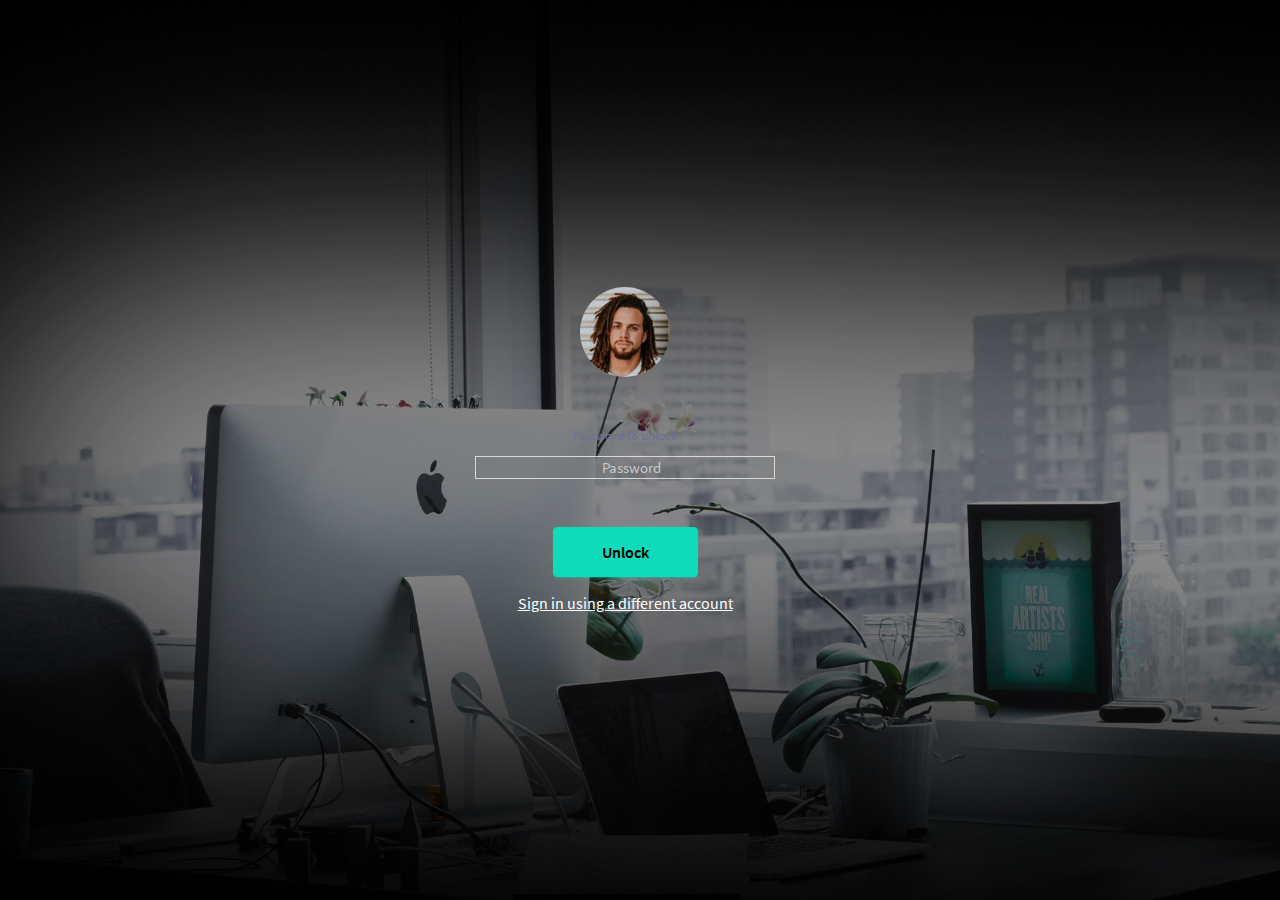
<file: pages/samples/lock-screen.html>
<!DOCTYPE html>
<html lang="en">

<head>
  <!-- Required meta tags -->
  <meta charset="utf-8">
  <meta name="viewport" content="width=device-width, initial-scale=1, shrink-to-fit=no">
  <title>Kapella Bootstrap Admin Dashboard Template</title>
  <!-- base:css -->
  <link rel="stylesheet" href="../../vendors/mdi/css/materialdesignicons.min.css">
  <link rel="stylesheet" href="../../vendors/base/vendor.bundle.base.css">
  <!-- endinject -->
  <!-- plugin css for this page -->
  <!-- End plugin css for this page -->
  <!-- inject:css -->
  <link rel="stylesheet" href="../../css/style.css">
  <!-- endinject -->
  <link rel="shortcut icon" href="../../images/favicon.png" />
</head>

<body>
  <div class="container-scroller">
    <div class="container-fluid page-body-wrapper full-page-wrapper">
      <div class="content-wrapper d-flex align-items-center auth lock-full-bg">
        <div class="row w-100">
          <div class="col-lg-4 mx-auto">
            <div class="auth-form-transparent text-left p-5 text-center">
              <img src="../../images/faces/face13.jpg" class="lock-profile-img" alt="img">
              <form class="pt-5">
                <div class="form-group">
                  <label for="examplePassword1">Password to unlock</label>
                  <input type="password" class="form-control text-center" id="examplePassword1" placeholder="Password">
                </div>
                <div class="mt-5">
                  <a class="btn btn-block btn-success btn-lg font-weight-medium" href="../../index.html">Unlock</a>
                </div>
                <div class="mt-3 text-center">
                  <a href="#" class="auth-link text-white">Sign in using a different account</a>
                </div>
              </form>
            </div>
          </div>
        </div>
      </div>
      <!-- content-wrapper ends -->
    </div>
    <!-- page-body-wrapper ends -->
  </div>
  <!-- container-scroller -->
  <!-- base:js -->
  <script src="../../vendors/base/vendor.bundle.base.js"></script>
  <!-- endinject -->
  <!-- inject:js -->
  <script src="../../js/template.js"></script>
  <!-- endinject -->
</body>

</html>
</file>
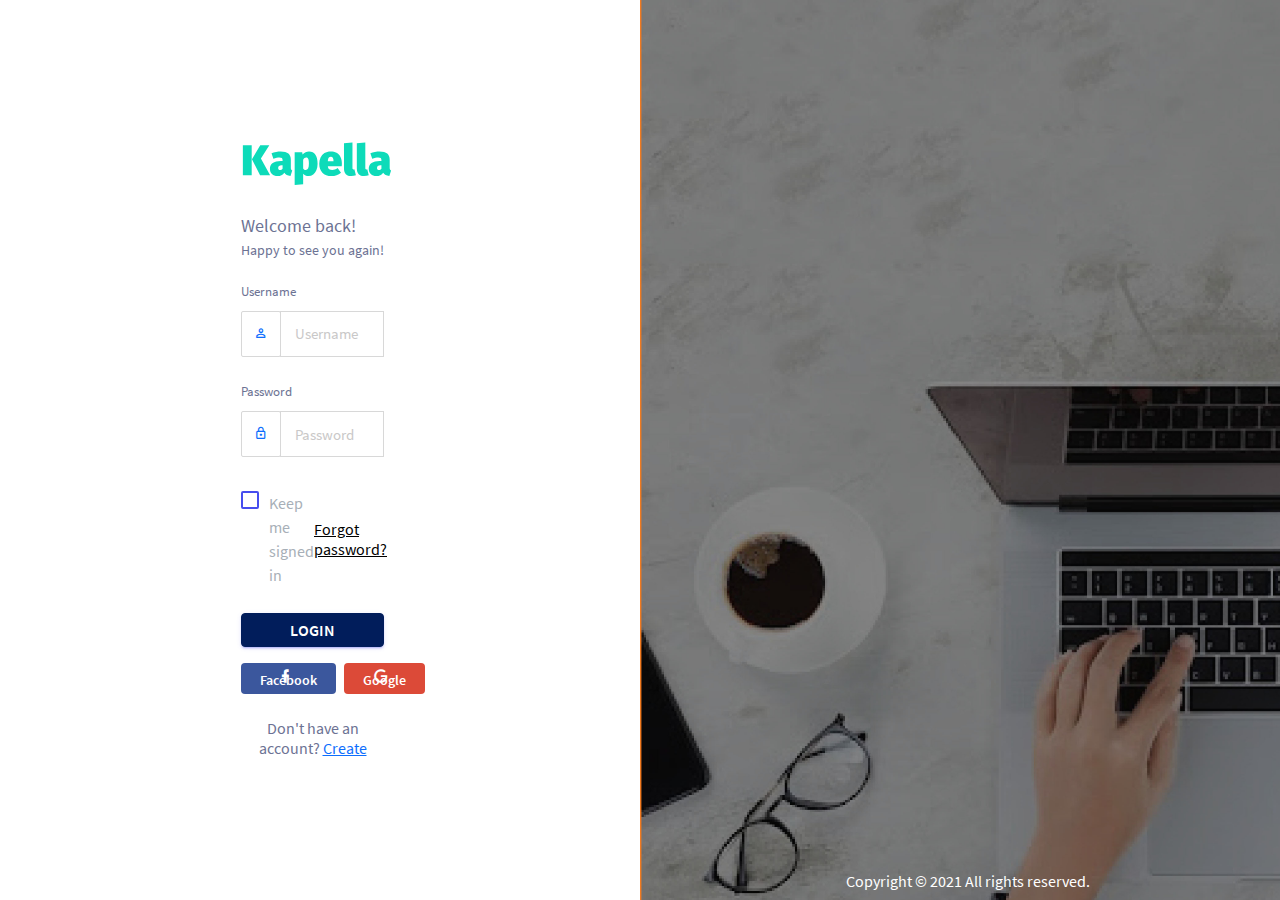
<file: pages/samples/login-2.html>
<!DOCTYPE html>
<html lang="en">

<head>
  <!-- Required meta tags -->
  <meta charset="utf-8">
  <meta name="viewport" content="width=device-width, initial-scale=1, shrink-to-fit=no">
  <title>Kapella Bootstrap Admin Dashboard Template</title>
  <!-- base:css -->
  <link rel="stylesheet" href="../../vendors/mdi/css/materialdesignicons.min.css">
  <link rel="stylesheet" href="../../vendors/base/vendor.bundle.base.css">
  <!-- endinject -->
  <!-- plugin css for this page -->
  <!-- End plugin css for this page -->
  <!-- inject:css -->
  <link rel="stylesheet" href="../../css/style.css">
  <!-- endinject -->
  <link rel="shortcut icon" href="../../images/favicon.png" />
</head>

<body>
  <div class="container-scroller">
    <div class="container-fluid page-body-wrapper full-page-wrapper">
      <div class="content-wrapper d-flex align-items-stretch auth auth-img-bg">
        <div class="row flex-grow">
          <div class="col-lg-6 d-flex align-items-center justify-content-center">
            <div class="auth-form-transparent text-left p-3">
              <div class="brand-logo">
                <img src="../../images/logo.svg" alt="logo">
              </div>
              <h4>Welcome back!</h4>
              <h6 class="font-weight-light">Happy to see you again!</h6>
              <form class="pt-3">
                <div class="form-group">
                  <label for="exampleInputEmail">Username</label>
                  <div class="input-group">
                    <div class="input-group-prepend bg-transparent">
                      <span class="input-group-text bg-transparent border-right-0">
                        <i class="mdi mdi-account-outline text-primary"></i>
                      </span>
                    </div>
                    <input type="text" class="form-control form-control-lg border-left-0" id="exampleInputEmail" placeholder="Username">
                  </div>
                </div>
                <div class="form-group">
                  <label for="exampleInputPassword">Password</label>
                  <div class="input-group">
                    <div class="input-group-prepend bg-transparent">
                      <span class="input-group-text bg-transparent border-right-0">
                        <i class="mdi mdi-lock-outline text-primary"></i>
                      </span>
                    </div>
                    <input type="password" class="form-control form-control-lg border-left-0" id="exampleInputPassword" placeholder="Password">                        
                  </div>
                </div>
                <div class="my-2 d-flex justify-content-between align-items-center">
                  <div class="form-check">
                    <label class="form-check-label text-muted">
                      <input type="checkbox" class="form-check-input">
                      Keep me signed in
                    </label>
                  </div>
                  <a href="#" class="auth-link text-black">Forgot password?</a>
                </div>
                <div class="my-3">
                  <a class="btn btn-block btn-primary btn-lg font-weight-medium auth-form-btn" href="../../index.html">LOGIN</a>
                </div>
                <div class="mb-2 d-flex">
                  <button type="button" class="btn btn-facebook auth-form-btn flex-grow me-1">
                    <i class="mdi mdi-facebook me-2"></i>Facebook
                  </button>
                  <button type="button" class="btn btn-google auth-form-btn flex-grow ms-1">
                    <i class="mdi mdi-google me-2"></i>Google
                  </button>
                </div>
                <div class="text-center mt-4 font-weight-light">
                  Don't have an account? <a href="register-2.html" class="text-primary">Create</a>
                </div>
              </form>
            </div>
          </div>
          <div class="col-lg-6 login-half-bg d-flex flex-row">
            <p class="text-white font-weight-medium text-center flex-grow align-self-end">Copyright &copy; 2021  All rights reserved.</p>
          </div>
        </div>
      </div>
      <!-- content-wrapper ends -->
    </div>
    <!-- page-body-wrapper ends -->
  </div>
  <!-- container-scroller -->
  <!-- base:js -->
  <script src="../../vendors/base/vendor.bundle.base.js"></script>
  <!-- endinject -->
  <!-- Plugin js for this page-->
  <!-- End plugin js for this page-->
  <!-- inject:js -->
  <script src="../../js/template.js"></script>
  <!-- endinject -->
  <!-- plugin js for this page -->
  <!-- End plugin js for this page -->
  <!-- Custom js for this page-->
  <!-- End custom js for this page-->
</body>

</html>
</file>
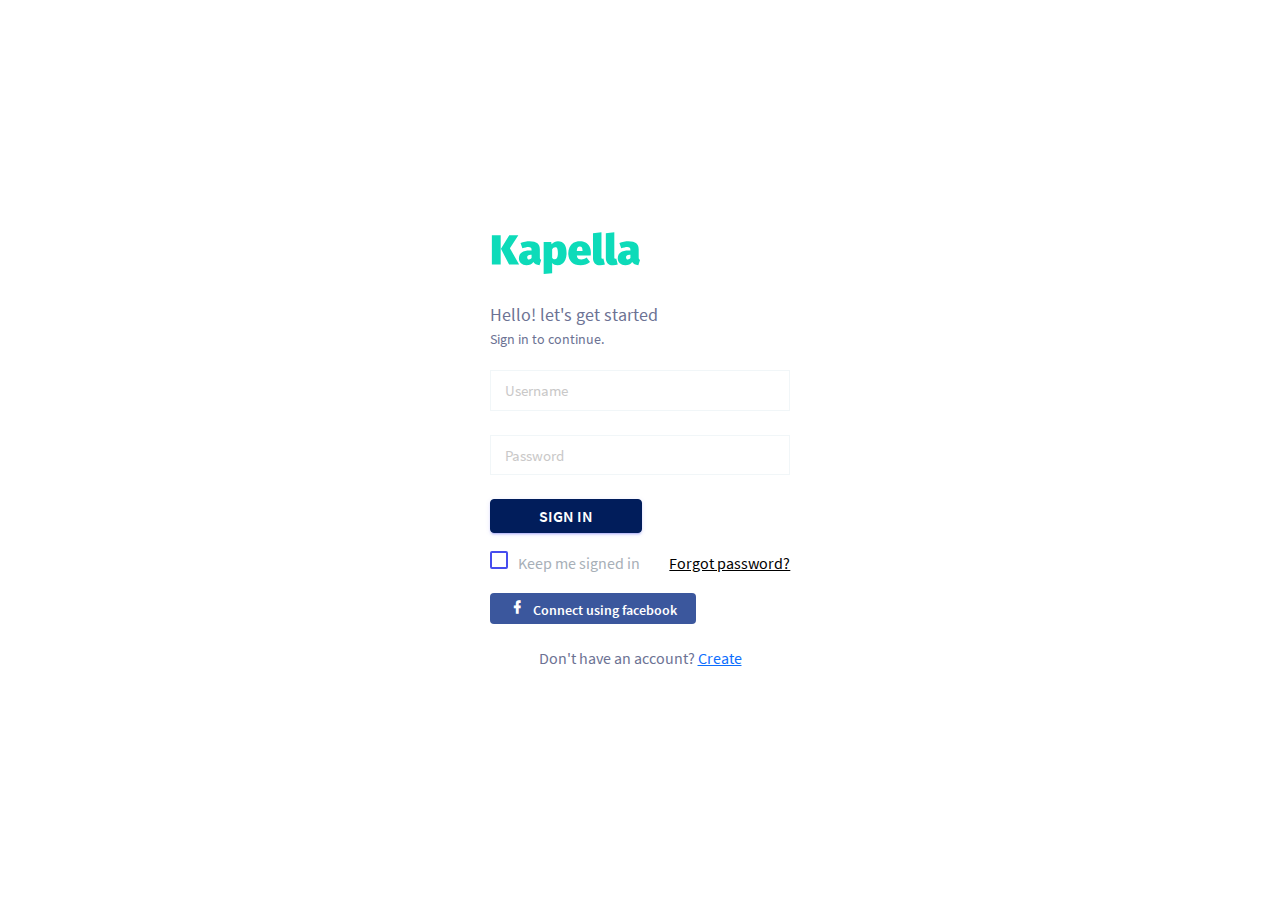
<file: pages/samples/login.html>
<!DOCTYPE html>
<html lang="en">

<head>
  <!-- Required meta tags -->
  <meta charset="utf-8">
  <meta name="viewport" content="width=device-width, initial-scale=1, shrink-to-fit=no">
  <title>Kapella Bootstrap Admin Dashboard Template</title>
  <!-- base:css -->
  <link rel="stylesheet" href="../../vendors/mdi/css/materialdesignicons.min.css">
  <link rel="stylesheet" href="../../vendors/base/vendor.bundle.base.css">
  <!-- endinject -->
  <!-- plugin css for this page -->
  <!-- End plugin css for this page -->
  <!-- inject:css -->
  <link rel="stylesheet" href="../../css/style.css">
  <!-- endinject -->
  <link rel="shortcut icon" href="../../images/favicon.png" />
</head>

<body>
  <div class="container-scroller">
    <div class="container-fluid page-body-wrapper full-page-wrapper">
      <div class="main-panel">
        <div class="content-wrapper d-flex align-items-center auth px-0">
          <div class="row w-100 mx-0">
            <div class="col-lg-4 mx-auto">
              <div class="auth-form-light text-left py-5 px-4 px-sm-5">
                <div class="brand-logo">
                  <img src="../../images/logo.svg" alt="logo">
                </div>
                <h4>Hello! let's get started</h4>
                <h6 class="font-weight-light">Sign in to continue.</h6>
                <form class="pt-3">
                  <div class="form-group">
                    <input type="email" class="form-control form-control-lg" id="exampleInputEmail1" placeholder="Username">
                  </div>
                  <div class="form-group">
                    <input type="password" class="form-control form-control-lg" id="exampleInputPassword1" placeholder="Password">
                  </div>
                  <div class="mt-3">
                    <a class="btn btn-block btn-primary btn-lg font-weight-medium auth-form-btn" href="../../index.html">SIGN IN</a>
                  </div>
                  <div class="my-2 d-flex justify-content-between align-items-center">
                    <div class="form-check">
                      <label class="form-check-label text-muted">
                        <input type="checkbox" class="form-check-input">
                        Keep me signed in
                      </label>
                    </div>
                    <a href="#" class="auth-link text-black">Forgot password?</a>
                  </div>
                  <div class="mb-2">
                    <button type="button" class="btn btn-block btn-facebook auth-form-btn">
                      <i class="mdi mdi-facebook me-2"></i>Connect using facebook
                    </button>
                  </div>
                  <div class="text-center mt-4 font-weight-light">
                    Don't have an account? <a href="register.html" class="text-primary">Create</a>
                  </div>
                </form>
              </div>
            </div>
          </div>
        </div>
      </div>
      <!-- content-wrapper ends -->
    </div>
    <!-- page-body-wrapper ends -->
  </div>
  <!-- container-scroller -->
  <!-- base:js -->
  <script src="../../vendors/base/vendor.bundle.base.js"></script>
  <!-- endinject -->
  <!-- inject:js -->
  <script src="../../js/template.js"></script>
  <!-- endinject -->
</body>

</html>
</file>
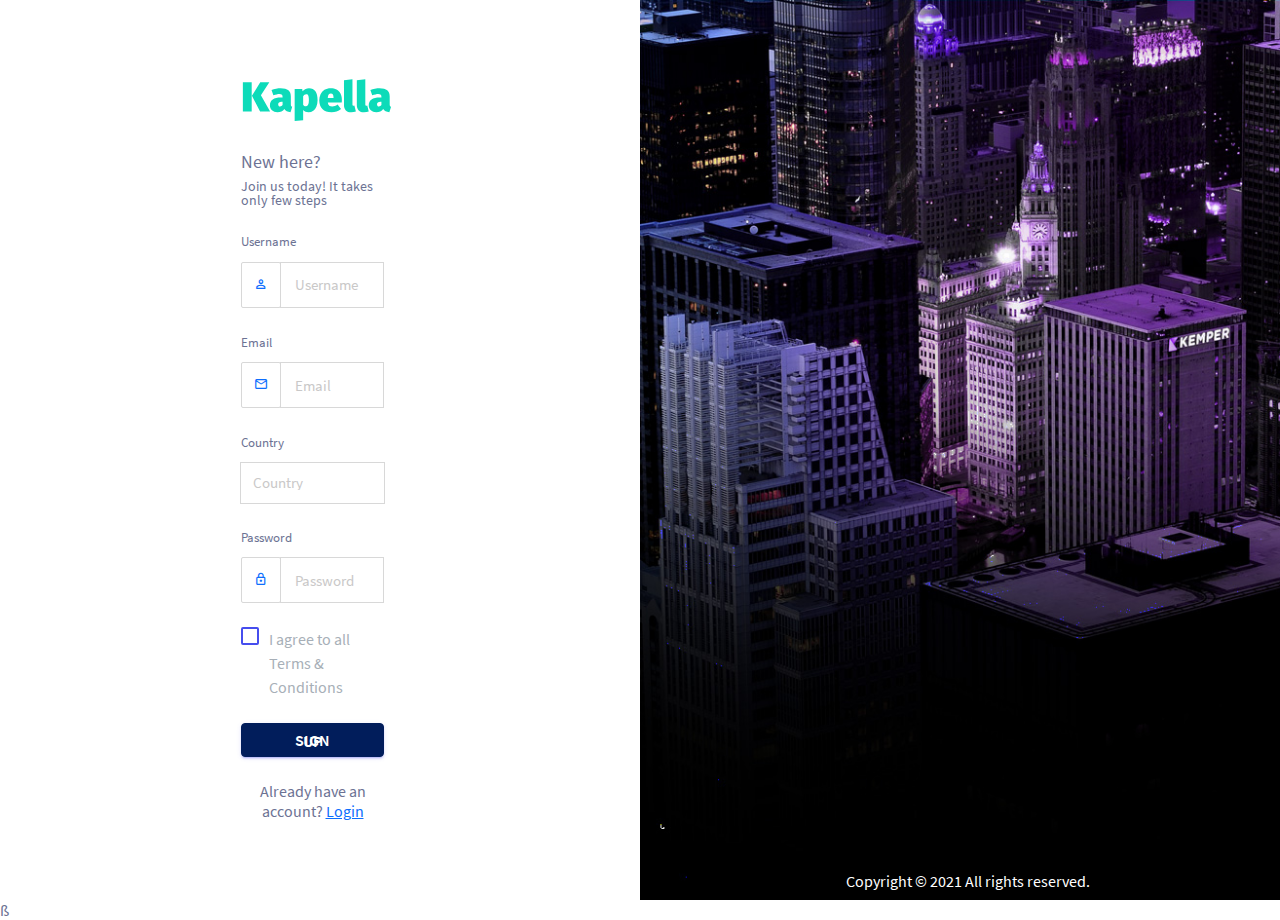
<file: pages/samples/register-2.html>
<!DOCTYPE html>
<html lang="en">

<head>
  <!-- Required meta tags -->
  <meta charset="utf-8">
  <meta name="viewport" content="width=device-width, initial-scale=1, shrink-to-fit=no">
  <title>Kapella Bootstrap Admin Dashboard Template</title>
  <!-- base:css -->
  <link rel="stylesheet" href="../../vendors/mdi/css/materialdesignicons.min.css">
  <link rel="stylesheet" href="../../vendors/base/vendor.bundle.base.css">
  <!-- endinject -->
  <!-- plugin css for this page -->
  <!-- End plugin css for this page -->
  <!-- inject:css -->
  <link rel="stylesheet" href="../../css/style.css">
  <!-- endinject -->
  <link rel="shortcut icon" href="../../images/favicon.png" />
</head>

<body>
  <div class="container-scroller">
    <div class="container-fluid page-body-wrapper full-page-wrapper">
      <div class="content-wrapper d-flex align-items-stretch auth auth-img-bg">
        <div class="row flex-grow">
          <div class="col-lg-6 d-flex align-items-center justify-content-center">
            <div class="auth-form-transparent text-left p-3">
              <div class="brand-logo">
                <img src="../../images/logo.svg" alt="logo">
              </div>
              <h4>New here?</h4>
              <h6 class="font-weight-light">Join us today! It takes only few steps</h6>
              <form class="pt-3">
                <div class="form-group">
                  <label>Username</label>
                  <div class="input-group">
                    <div class="input-group-prepend bg-transparent">
                      <span class="input-group-text bg-transparent border-right-0">
                        <i class="mdi mdi-account-outline text-primary"></i>
                      </span>
                    </div>
                    <input type="text" class="form-control form-control-lg border-left-0" placeholder="Username">
                  </div>
                </div>
                <div class="form-group">
                  <label>Email</label>
                  <div class="input-group">
                    <div class="input-group-prepend bg-transparent">
                      <span class="input-group-text bg-transparent border-right-0">
                        <i class="mdi mdi-email-outline text-primary"></i>
                      </span>
                    </div>
                    <input type="email" class="form-control form-control-lg border-left-0" placeholder="Email">
                  </div>
                </div>
                <div class="form-group">
                  <label>Country</label>
                  <select class="form-control form-control-lg" id="exampleFormControlSelect2">
                    <option>Country</option>
                    <option>United States of America</option>
                    <option>United Kingdom</option>
                    <option>India</option>
                    <option>Germany</option>
                    <option>Argentina</option>
                  </select>
                </div>
                <div class="form-group">
                  <label>Password</label>
                  <div class="input-group">
                    <div class="input-group-prepend bg-transparent">
                      <span class="input-group-text bg-transparent border-right-0">
                        <i class="mdi mdi-lock-outline text-primary"></i>
                      </span>
                    </div>
                    <input type="password" class="form-control form-control-lg border-left-0" id="exampleInputPassword" placeholder="Password">                        
                  </div>
                </div>
                <div class="mb-4">
                  <div class="form-check">
                    <label class="form-check-label text-muted">
                      <input type="checkbox" class="form-check-input">
                      I agree to all Terms & Conditions
                    </label>
                  </div>
                </div>
                <div class="mt-3">
                  <a class="btn btn-block btn-primary btn-lg font-weight-medium auth-form-btn" href="../../index.html">SIGN UP</a>
                </div>
                <div class="text-center mt-4 font-weight-light">
                  Already have an account? <a href="login.html" class="text-primary">Login</a>
                </div>
              </form>
            </div>
          </div>
          <div class="col-lg-6 register-half-bg d-flex flex-row">
            <p class="text-white font-weight-medium text-center flex-grow align-self-end">Copyright &copy; 2021  All rights reserved.</p>
          </div>
        </div>
      </div>
      <!-- content-wrapper ends -->
    </div>
    <!-- page-body-wrapper ends -->
  </div>
  <!-- container-scroller -->
  <!-- base:js -->
  <script src="../../vendors/base/vendor.bundle.base.js"></script>
  <!-- endinject -->
  <!-- Plugin js for this page-->
  <!-- End plugin js for this page-->
  <!-- inject:js -->
  <script src="../../js/template.js"></script>
  <!-- endinject -->
  <!-- plugin js for this page -->
  <!-- End plugin js for this page -->
  <!-- Custom js for this page-->
  <!-- End custom js for this page-->
</body>

</html>ß

</html>
</file>
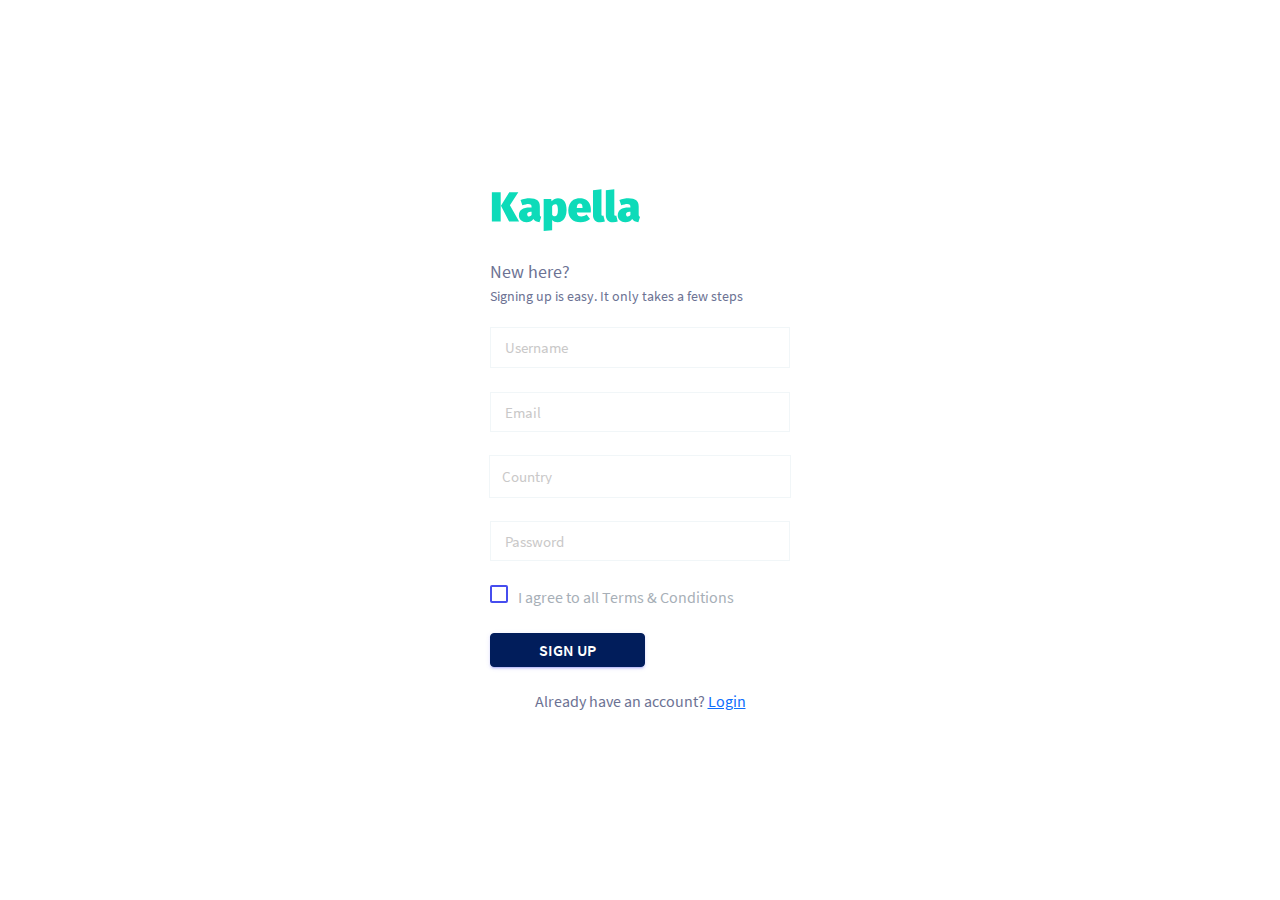
<file: pages/samples/register.html>
<!DOCTYPE html>
<html lang="en">

<head>
  <!-- Required meta tags -->
  <meta charset="utf-8">
  <meta name="viewport" content="width=device-width, initial-scale=1, shrink-to-fit=no">
  <title>Kapella Bootstrap Admin Dashboard Template</title>
  <!-- base:css -->
  <link rel="stylesheet" href="../../vendors/mdi/css/materialdesignicons.min.css">
  <link rel="stylesheet" href="../../vendors/base/vendor.bundle.base.css">
  <!-- endinject -->
  <!-- plugin css for this page -->
  <!-- End plugin css for this page -->
  <!-- inject:css -->
  <link rel="stylesheet" href="../../css/style.css">
  <!-- endinject -->
  <link rel="shortcut icon" href="../../images/favicon.png" />
</head>

<body>
  <div class="container-scroller">
    <div class="container-fluid page-body-wrapper full-page-wrapper">
      <div class="main-panel">
        <div class="content-wrapper d-flex align-items-center auth px-0">
          <div class="row w-100 mx-0">
            <div class="col-lg-4 mx-auto">
              <div class="auth-form-light text-left py-5 px-4 px-sm-5">
                <div class="brand-logo">
                  <img src="../../images/logo.svg" alt="logo">
                </div>
                <h4>New here?</h4>
                <h6 class="font-weight-light">Signing up is easy. It only takes a few steps</h6>
                <form class="pt-3">
                  <div class="form-group">
                    <input type="text" class="form-control form-control-lg" id="exampleInputUsername1" placeholder="Username">
                  </div>
                  <div class="form-group">
                    <input type="email" class="form-control form-control-lg" id="exampleInputEmail1" placeholder="Email">
                  </div>
                  <div class="form-group">
                    <select class="form-control form-control-lg" id="exampleFormControlSelect2">
                      <option>Country</option>
                      <option>United States of America</option>
                      <option>United Kingdom</option>
                      <option>India</option>
                      <option>Germany</option>
                      <option>Argentina</option>
                    </select>
                  </div>
                  <div class="form-group">
                    <input type="password" class="form-control form-control-lg" id="exampleInputPassword1" placeholder="Password">
                  </div>
                  <div class="mb-4">
                    <div class="form-check">
                      <label class="form-check-label text-muted">
                        <input type="checkbox" class="form-check-input">
                        I agree to all Terms & Conditions
                      </label>
                    </div>
                  </div>
                  <div class="mt-3">
                    <a class="btn btn-block btn-primary btn-lg font-weight-medium auth-form-btn" href="../../index.html">SIGN UP</a>
                  </div>
                  <div class="text-center mt-4 font-weight-light">
                    Already have an account? <a href="login.html" class="text-primary">Login</a>
                  </div>
                </form>
              </div>
            </div>
          </div>
        </div>
      </div>
      <!-- content-wrapper ends -->
    </div>
    <!-- page-body-wrapper ends -->
  </div>
  <!-- container-scroller -->
  <!-- base:js -->
  <script src="../../vendors/base/vendor.bundle.base.js"></script>
  <!-- endinject -->
  <!-- inject:js -->
  <script src="../../js/template.js"></script>
  <!-- endinject -->
</body>

</html>
</file>
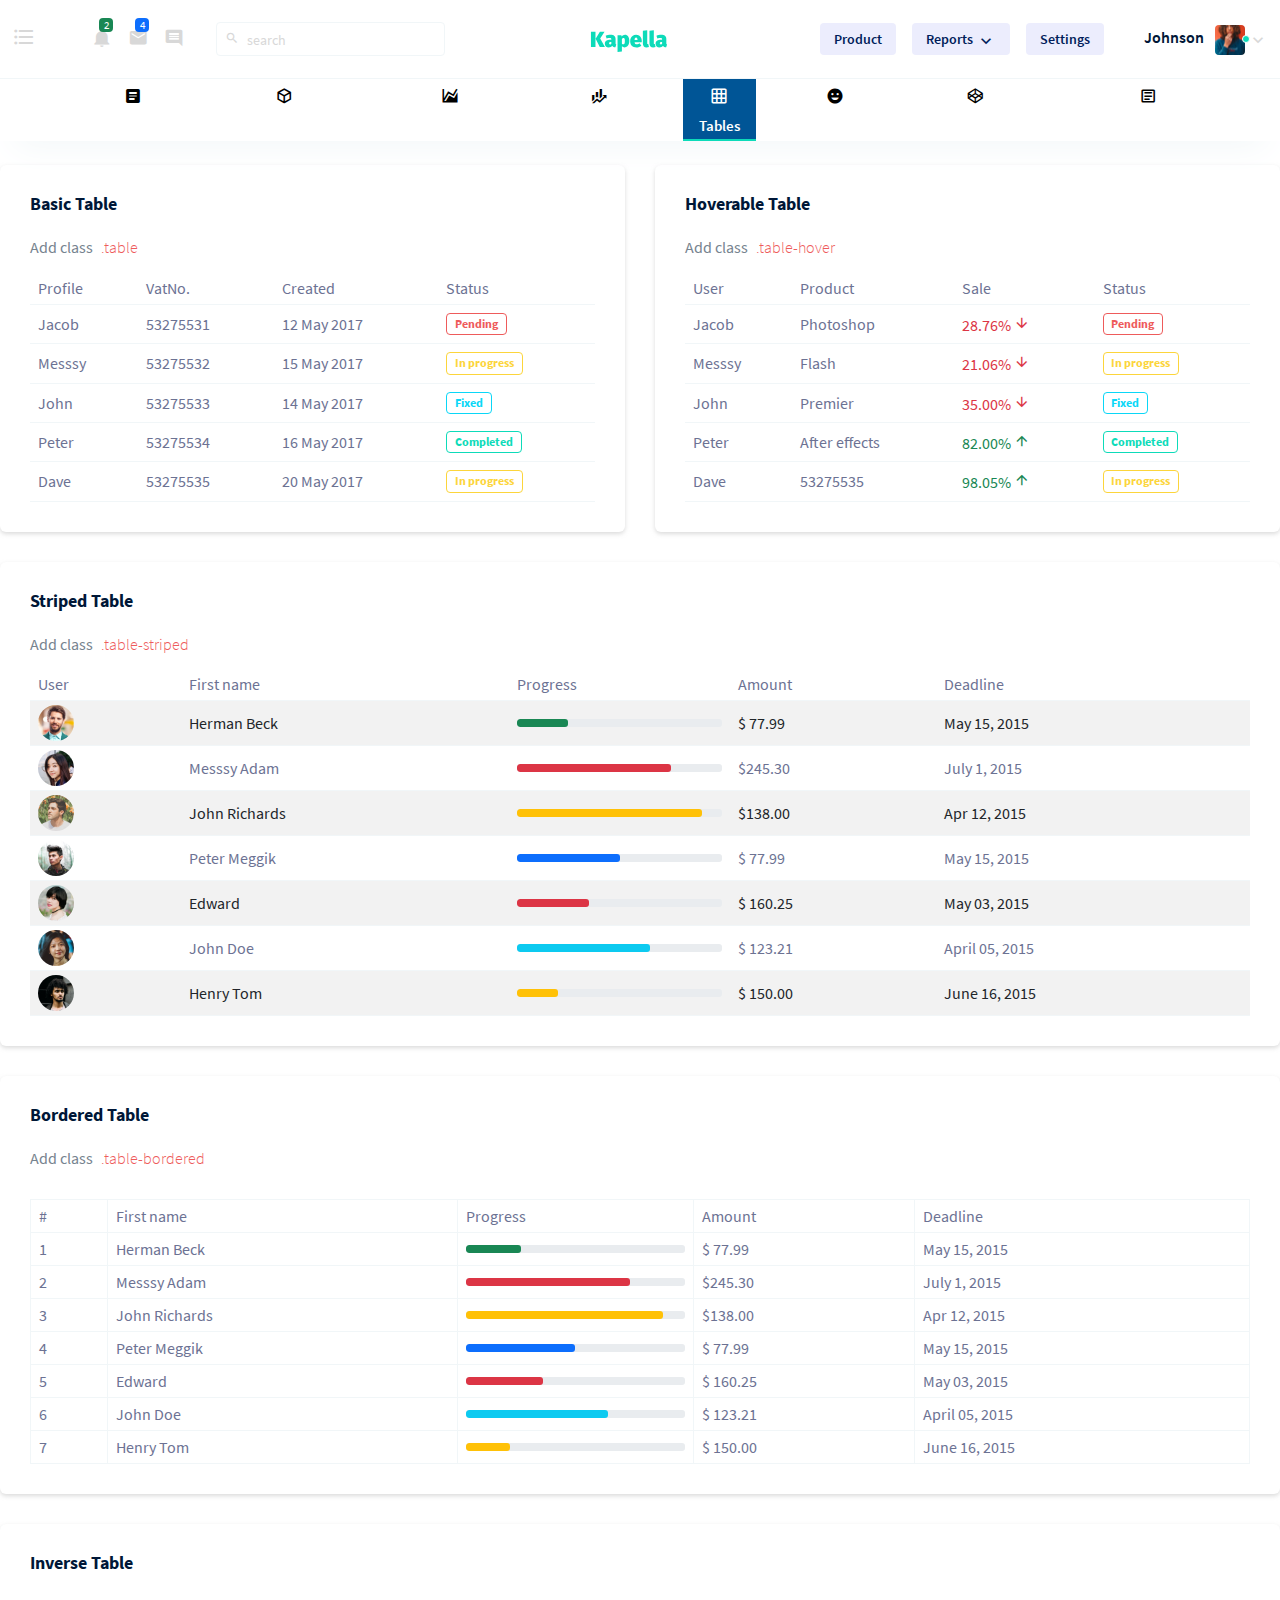
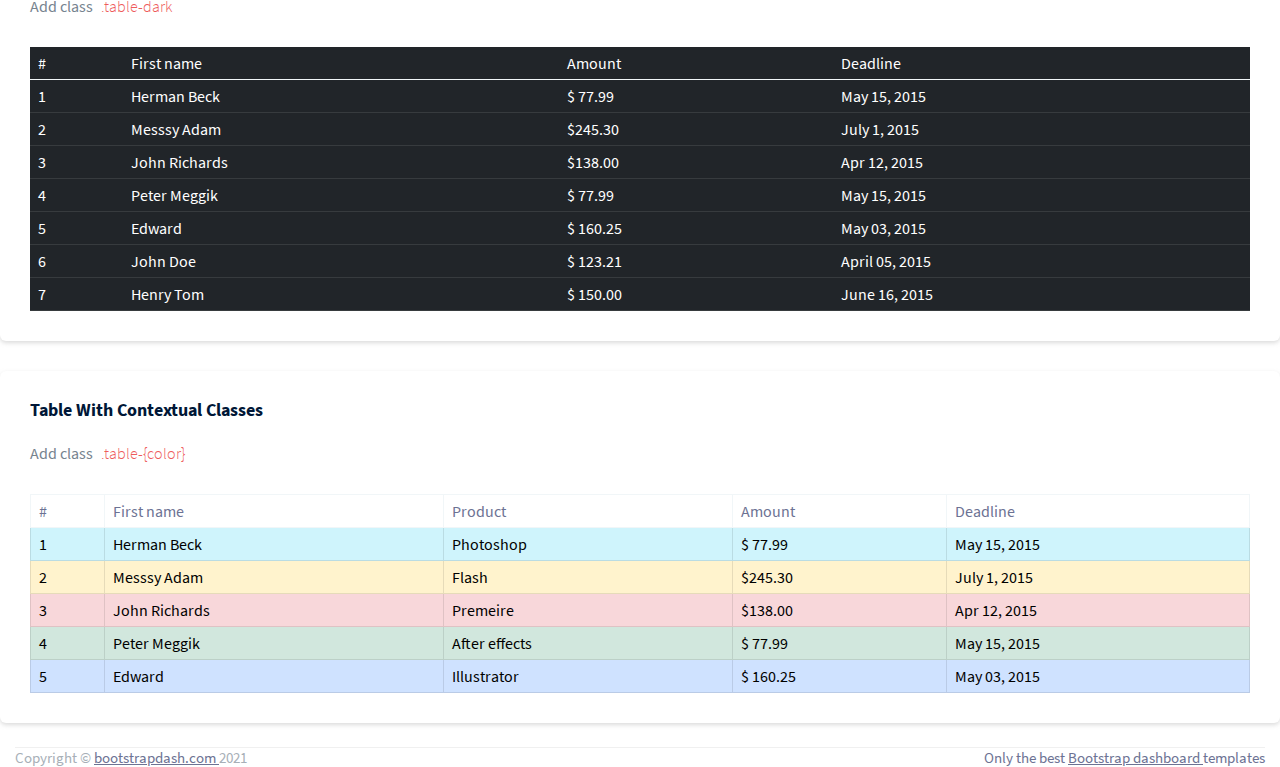
<file: pages/tables/basic-table.html>
<!DOCTYPE html>
<html lang="en">

<head>
  <!-- Required meta tags -->
  <meta charset="utf-8">
  <meta name="viewport" content="width=device-width, initial-scale=1, shrink-to-fit=no">
  <title>Kapella Bootstrap Admin Dashboard Template</title>
  <!-- base:css -->
  <link rel="stylesheet" href="../../vendors/mdi/css/materialdesignicons.min.css">
  <link rel="stylesheet" href="../../vendors/base/vendor.bundle.base.css">
  <!-- endinject -->
  <!-- plugin css for this page -->
  <!-- End plugin css for this page -->
  <!-- inject:css -->
  <link rel="stylesheet" href="../../css/style.css">
  <!-- endinject -->
  <link rel="shortcut icon" href="../../images/favicon.png" />
</head>

<body>
  <div class="container-scroller">
    <!-- partial:../../partials/_horizontal-navbar.html -->
        <div class="horizontal-menu">
      <nav class="navbar top-navbar col-lg-12 col-12 p-0">
        <div class="container-fluid">
          <div class="navbar-menu-wrapper d-flex align-items-center justify-content-between">
            <ul class="navbar-nav navbar-nav-left">
              <li class="nav-item ms-0 me-5 d-lg-flex d-none">
                <a href="#" class="nav-link horizontal-nav-left-menu"><i class="mdi mdi-format-list-bulleted"></i></a>
              </li>
              <li class="nav-item dropdown">
                <a class="nav-link count-indicator dropdown-toggle d-flex align-items-center justify-content-center" id="notificationDropdown" href="#" data-bs-toggle="dropdown">
                  <i class="mdi mdi-bell mx-0"></i>
                  <span class="count bg-success">2</span>
                </a>
                <div class="dropdown-menu dropdown-menu-right navbar-dropdown preview-list" aria-labelledby="notificationDropdown">
                  <p class="mb-0 font-weight-normal float-left dropdown-header">Notifications</p>
                  <a class="dropdown-item preview-item">
                    <div class="preview-thumbnail">
                        <div class="preview-icon bg-success">
                          <i class="mdi mdi-information mx-0"></i>
                        </div>
                    </div>
                    <div class="preview-item-content">
                        <h6 class="preview-subject font-weight-normal">Application Error</h6>
                        <p class="font-weight-light small-text mb-0 text-muted">
                          Just now
                        </p>
                    </div>
                  </a>
                  <a class="dropdown-item preview-item">
                    <div class="preview-thumbnail">
                        <div class="preview-icon bg-warning">
                          <i class="mdi mdi-settings mx-0"></i>
                        </div>
                    </div>
                    <div class="preview-item-content">
                        <h6 class="preview-subject font-weight-normal">Settings</h6>
                        <p class="font-weight-light small-text mb-0 text-muted">
                          Private message
                        </p>
                    </div>
                  </a>
                  <a class="dropdown-item preview-item">
                    <div class="preview-thumbnail">
                        <div class="preview-icon bg-info">
                          <i class="mdi mdi-account-box mx-0"></i>
                        </div>
                    </div>
                    <div class="preview-item-content">
                        <h6 class="preview-subject font-weight-normal">New user registration</h6>
                        <p class="font-weight-light small-text mb-0 text-muted">
                          2 days ago
                        </p>
                    </div>
                  </a>
                </div>
              </li>
              <li class="nav-item dropdown">
                <a class="nav-link count-indicator dropdown-toggle d-flex justify-content-center align-items-center" id="messageDropdown" href="#" data-bs-toggle="dropdown">
                  <i class="mdi mdi-email mx-0"></i>
                  <span class="count bg-primary">4</span>
                </a>
                <div class="dropdown-menu dropdown-menu-right navbar-dropdown preview-list" aria-labelledby="messageDropdown">
                  <p class="mb-0 font-weight-normal float-left dropdown-header">Messages</p>
                  <a class="dropdown-item preview-item">
                    <div class="preview-thumbnail">
                        <img src="../../images/faces/face4.jpg" alt="image" class="profile-pic">
                    </div>
                    <div class="preview-item-content flex-grow">
                        <h6 class="preview-subject ellipsis font-weight-normal">David Grey
                        </h6>
                        <p class="font-weight-light small-text text-muted mb-0">
                          The meeting is cancelled
                        </p>
                    </div>
                  </a>
                  <a class="dropdown-item preview-item">
                    <div class="preview-thumbnail">
                        <img src="../../images/faces/face2.jpg" alt="image" class="profile-pic">
                    </div>
                    <div class="preview-item-content flex-grow">
                        <h6 class="preview-subject ellipsis font-weight-normal">Tim Cook
                        </h6>
                        <p class="font-weight-light small-text text-muted mb-0">
                          New product launch
                        </p>
                    </div>
                  </a>
                  <a class="dropdown-item preview-item">
                    <div class="preview-thumbnail">
                        <img src="../../images/faces/face3.jpg" alt="image" class="profile-pic">
                    </div>
                    <div class="preview-item-content flex-grow">
                        <h6 class="preview-subject ellipsis font-weight-normal"> Johnson
                        </h6>
                        <p class="font-weight-light small-text text-muted mb-0">
                          Upcoming board meeting
                        </p>
                    </div>
                  </a>
                </div>
              </li>
              <li class="nav-item dropdown">
                <a href="#" class="nav-link count-indicator "><i class="mdi mdi-message-reply-text"></i></a>
              </li>
              <li class="nav-item nav-search d-none d-lg-block ms-3">
                <div class="input-group">
                    <div class="input-group-prepend">
                      <span class="input-group-text" id="search">
                        <i class="mdi mdi-magnify"></i>
                      </span>
                    </div>
                    <input type="text" class="form-control" placeholder="search" aria-label="search" aria-describedby="search">
                </div>
              </li>	
            </ul>
            <div class="text-center navbar-brand-wrapper d-flex align-items-center justify-content-center">
                <a class="navbar-brand brand-logo" href="../../index.html"><img src="../../images/logo.svg" alt="logo"/></a>
                <a class="navbar-brand brand-logo-mini" href="../../index.html"><img src="../../images/logo-mini.svg" alt="logo"/></a>
            </div>
            <ul class="navbar-nav navbar-nav-right">
                <li class="nav-item dropdown  d-lg-flex d-none">
                  <button type="button" class="btn btn-inverse-primary btn-sm">Product </button>
                </li>
                <li class="nav-item dropdown d-lg-flex d-none">
                  <a class="dropdown-toggle show-dropdown-arrow btn btn-inverse-primary btn-sm" id="nreportDropdown" href="#" data-bs-toggle="dropdown">
                  Reports
                  </a>
                  <div class="dropdown-menu dropdown-menu-right navbar-dropdown preview-list" aria-labelledby="nreportDropdown">
                      <p class="mb-0 font-weight-medium float-left dropdown-header">Reports</p>
                      <a class="dropdown-item">
                        <i class="mdi mdi-file-pdf text-primary"></i>
                        Pdf
                      </a>
                      <a class="dropdown-item">
                        <i class="mdi mdi-file-excel text-primary"></i>
                        Exel
                      </a>
                  </div>
                </li>
                <li class="nav-item dropdown d-lg-flex d-none">
                  <button type="button" class="btn btn-inverse-primary btn-sm">Settings</button>
                </li>
                <li class="nav-item nav-profile dropdown">
                  <a class="nav-link dropdown-toggle" href="#" data-bs-toggle="dropdown" id="profileDropdown">
                    <span class="nav-profile-name">Johnson</span>
                    <span class="online-status"></span>
                    <img src="../../images/faces/face28.png" alt="profile"/>
                  </a>
                  <div class="dropdown-menu dropdown-menu-right navbar-dropdown" aria-labelledby="profileDropdown">
                      <a class="dropdown-item">
                        <i class="mdi mdi-settings text-primary"></i>
                        Settings
                      </a>
                      <a class="dropdown-item">
                        <i class="mdi mdi-logout text-primary"></i>
                        Logout
                      </a>
                  </div>
                </li>
            </ul>
            <button class="navbar-toggler navbar-toggler-right d-lg-none align-self-center" type="button" data-toggle="horizontal-menu-toggle">
              <span class="mdi mdi-menu"></span>
            </button>
          </div>
        </div>
      </nav>
      <nav class="bottom-navbar">
        <div class="container">
            <ul class="nav page-navigation">
              <li class="nav-item">
                <a class="nav-link" href="../../index.html">
                  <i class="mdi mdi-file-document-box menu-icon"></i>
                  <span class="menu-title">Dashboard</span>
                </a>
              </li>
              <li class="nav-item">
                  <a href="#" class="nav-link">
                    <i class="mdi mdi-cube-outline menu-icon"></i>
                    <span class="menu-title">UI Elements</span>
                    <i class="menu-arrow"></i>
                  </a>
                  <div class="submenu">
                      <ul>
                          <li class="nav-item"><a class="nav-link" href="../../pages/ui-features/buttons.html">Buttons</a></li>
                          <li class="nav-item"><a class="nav-link" href="../../pages/ui-features/typography.html">Typography</a></li>
                      </ul>
                  </div>
              </li>
              <li class="nav-item">
                  <a href="../../pages/forms/basic_elements.html" class="nav-link">
                    <i class="mdi mdi-chart-areaspline menu-icon"></i>
                    <span class="menu-title">Form Elements</span>
                    <i class="menu-arrow"></i>
                  </a>
              </li>
              <li class="nav-item">
                  <a href="../../pages/charts/chartjs.html" class="nav-link">
                    <i class="mdi mdi-finance menu-icon"></i>
                    <span class="menu-title">Charts</span>
                    <i class="menu-arrow"></i>
                  </a>
              </li>
              <li class="nav-item">
                  <a href="../../pages/tables/basic-table.html" class="nav-link">
                    <i class="mdi mdi-grid menu-icon"></i>
                    <span class="menu-title">Tables</span>
                    <i class="menu-arrow"></i>
                  </a>
              </li>
              <li class="nav-item">
                  <a href="../../pages/icons/mdi.html" class="nav-link">
                    <i class="mdi mdi-emoticon menu-icon"></i>
                    <span class="menu-title">Icons</span>
                    <i class="menu-arrow"></i>
                  </a>
              </li>
              <li class="nav-item">
                  <a href="#" class="nav-link">
                    <i class="mdi mdi-codepen menu-icon"></i>
                    <span class="menu-title">Sample Pages</span>
                    <i class="menu-arrow"></i>
                  </a>
                  <div class="submenu">
                      <ul class="submenu-item">
                          <li class="nav-item"><a class="nav-link" href="../../pages/samples/login.html">Login</a></li>
                          <li class="nav-item"><a class="nav-link" href="../../pages/samples/login-2.html">Login 2</a></li>
                          <li class="nav-item"><a class="nav-link" href="../../pages/samples/register.html">Register</a></li>
                          <li class="nav-item"><a class="nav-link" href="../../pages/samples/register-2.html">Register 2</a></li>
                          <li class="nav-item"><a class="nav-link" href="../../pages/samples/lock-screen.html">Lockscreen</a></li>
                      </ul>
                  </div>
              </li>
              <li class="nav-item">
                  <a href="../../docs/documentation.html" class="nav-link">
                    <i class="mdi mdi-file-document-box-outline menu-icon"></i>
                    <span class="menu-title">Documentation</span></a>
              </li>
            </ul>
        </div>
      </nav>
    </div>
        <!-- partial -->
    <div class="container-fluid page-body-wrapper">
      <div class="main-panel">
        <div class="content-wrapper">
          <div class="row">
            <div class="col-lg-6 grid-margin stretch-card">
              <div class="card">
                <div class="card-body">
                  <h4 class="card-title">Basic Table</h4>
                  <p class="card-description">
                    Add class <code>.table</code>
                  </p>
                  <div class="table-responsive">
                    <table class="table">
                      <thead>
                        <tr>
                          <th>Profile</th>
                          <th>VatNo.</th>
                          <th>Created</th>
                          <th>Status</th>
                        </tr>
                      </thead>
                      <tbody>
                        <tr>
                          <td>Jacob</td>
                          <td>53275531</td>
                          <td>12 May 2017</td>
                          <td><label class="badge badge-danger">Pending</label></td>
                        </tr>
                        <tr>
                          <td>Messsy</td>
                          <td>53275532</td>
                          <td>15 May 2017</td>
                          <td><label class="badge badge-warning">In progress</label></td>
                        </tr>
                        <tr>
                          <td>John</td>
                          <td>53275533</td>
                          <td>14 May 2017</td>
                          <td><label class="badge badge-info">Fixed</label></td>
                        </tr>
                        <tr>
                          <td>Peter</td>
                          <td>53275534</td>
                          <td>16 May 2017</td>
                          <td><label class="badge badge-success">Completed</label></td>
                        </tr>
                        <tr>
                          <td>Dave</td>
                          <td>53275535</td>
                          <td>20 May 2017</td>
                          <td><label class="badge badge-warning">In progress</label></td>
                        </tr>
                      </tbody>
                    </table>
                  </div>
                </div>
              </div>
            </div>
            <div class="col-lg-6 grid-margin stretch-card">
              <div class="card">
                <div class="card-body">
                  <h4 class="card-title">Hoverable Table</h4>
                  <p class="card-description">
                    Add class <code>.table-hover</code>
                  </p>
                  <div class="table-responsive">
                    <table class="table table-hover">
                      <thead>
                        <tr>
                          <th>User</th>
                          <th>Product</th>
                          <th>Sale</th>
                          <th>Status</th>
                        </tr>
                      </thead>
                      <tbody>
                        <tr>
                          <td>Jacob</td>
                          <td>Photoshop</td>
                          <td class="text-danger"> 28.76% <i class="mdi mdi-arrow-down"></i></td>
                          <td><label class="badge badge-danger">Pending</label></td>
                        </tr>
                        <tr>
                          <td>Messsy</td>
                          <td>Flash</td>
                          <td class="text-danger"> 21.06% <i class="mdi mdi-arrow-down"></i></td>
                          <td><label class="badge badge-warning">In progress</label></td>
                        </tr>
                        <tr>
                          <td>John</td>
                          <td>Premier</td>
                          <td class="text-danger"> 35.00% <i class="mdi mdi-arrow-down"></i></td>
                          <td><label class="badge badge-info">Fixed</label></td>
                        </tr>
                        <tr>
                          <td>Peter</td>
                          <td>After effects</td>
                          <td class="text-success"> 82.00% <i class="mdi mdi-arrow-up"></i></td>
                          <td><label class="badge badge-success">Completed</label></td>
                        </tr>
                        <tr>
                          <td>Dave</td>
                          <td>53275535</td>
                          <td class="text-success"> 98.05% <i class="mdi mdi-arrow-up"></i></td>
                          <td><label class="badge badge-warning">In progress</label></td>
                        </tr>
                      </tbody>
                    </table>
                  </div>
                </div>
              </div>
            </div>
            <div class="col-lg-12 grid-margin stretch-card">
              <div class="card">
                <div class="card-body">
                  <h4 class="card-title">Striped Table</h4>
                  <p class="card-description">
                    Add class <code>.table-striped</code>
                  </p>
                  <div class="table-responsive">
                    <table class="table table-striped">
                      <thead>
                        <tr>
                          <th>
                            User
                          </th>
                          <th>
                            First name
                          </th>
                          <th>
                            Progress
                          </th>
                          <th>
                            Amount
                          </th>
                          <th>
                            Deadline
                          </th>
                        </tr>
                      </thead>
                      <tbody>
                        <tr>
                          <td class="py-1">
                            <img src="../../images/faces/face1.jpg" alt="image"/>
                          </td>
                          <td>
                            Herman Beck
                          </td>
                          <td>
                            <div class="progress">
                              <div class="progress-bar bg-success" role="progressbar" style="width: 25%" aria-valuenow="25" aria-valuemin="0" aria-valuemax="100"></div>
                            </div>
                          </td>
                          <td>
                            $ 77.99
                          </td>
                          <td>
                            May 15, 2015
                          </td>
                        </tr>
                        <tr>
                          <td class="py-1">
                            <img src="../../images/faces/face2.jpg" alt="image"/>
                          </td>
                          <td>
                            Messsy Adam
                          </td>
                          <td>
                            <div class="progress">
                              <div class="progress-bar bg-danger" role="progressbar" style="width: 75%" aria-valuenow="75" aria-valuemin="0" aria-valuemax="100"></div>
                            </div>
                          </td>
                          <td>
                            $245.30
                          </td>
                          <td>
                            July 1, 2015
                          </td>
                        </tr>
                        <tr>
                          <td class="py-1">
                            <img src="../../images/faces/face3.jpg" alt="image"/>
                          </td>
                          <td>
                            John Richards
                          </td>
                          <td>
                            <div class="progress">
                              <div class="progress-bar bg-warning" role="progressbar" style="width: 90%" aria-valuenow="90" aria-valuemin="0" aria-valuemax="100"></div>
                            </div>
                          </td>
                          <td>
                            $138.00
                          </td>
                          <td>
                            Apr 12, 2015
                          </td>
                        </tr>
                        <tr>
                          <td class="py-1">
                            <img src="../../images/faces/face4.jpg" alt="image"/>
                          </td>
                          <td>
                            Peter Meggik
                          </td>
                          <td>
                            <div class="progress">
                              <div class="progress-bar bg-primary" role="progressbar" style="width: 50%" aria-valuenow="50" aria-valuemin="0" aria-valuemax="100"></div>
                            </div>
                          </td>
                          <td>
                            $ 77.99
                          </td>
                          <td>
                            May 15, 2015
                          </td>
                        </tr>
                        <tr>
                          <td class="py-1">
                            <img src="../../images/faces/face5.jpg" alt="image"/>
                          </td>
                          <td>
                            Edward
                          </td>
                          <td>
                            <div class="progress">
                              <div class="progress-bar bg-danger" role="progressbar" style="width: 35%" aria-valuenow="35" aria-valuemin="0" aria-valuemax="100"></div>
                            </div>
                          </td>
                          <td>
                            $ 160.25
                          </td>
                          <td>
                            May 03, 2015
                          </td>
                        </tr>
                        <tr>
                          <td class="py-1">
                            <img src="../../images/faces/face6.jpg" alt="image"/>
                          </td>
                          <td>
                            John Doe
                          </td>
                          <td>
                            <div class="progress">
                              <div class="progress-bar bg-info" role="progressbar" style="width: 65%" aria-valuenow="65" aria-valuemin="0" aria-valuemax="100"></div>
                            </div>
                          </td>
                          <td>
                            $ 123.21
                          </td>
                          <td>
                            April 05, 2015
                          </td>
                        </tr>
                        <tr>
                          <td class="py-1">
                            <img src="../../images/faces/face7.jpg" alt="image"/>
                          </td>
                          <td>
                            Henry Tom
                          </td>
                          <td>
                            <div class="progress">
                              <div class="progress-bar bg-warning" role="progressbar" style="width: 20%" aria-valuenow="20" aria-valuemin="0" aria-valuemax="100"></div>
                            </div>
                          </td>
                          <td>
                            $ 150.00
                          </td>
                          <td>
                            June 16, 2015
                          </td>
                        </tr>
                      </tbody>
                    </table>
                  </div>
                </div>
              </div>
            </div>
            <div class="col-lg-12 grid-margin stretch-card">
              <div class="card">
                <div class="card-body">
                  <h4 class="card-title">Bordered table</h4>
                  <p class="card-description">
                    Add class <code>.table-bordered</code>
                  </p>
                  <div class="table-responsive pt-3">
                    <table class="table table-bordered">
                      <thead>
                        <tr>
                          <th>
                            #
                          </th>
                          <th>
                            First name
                          </th>
                          <th>
                            Progress
                          </th>
                          <th>
                            Amount
                          </th>
                          <th>
                            Deadline
                          </th>
                        </tr>
                      </thead>
                      <tbody>
                        <tr>
                          <td>
                            1
                          </td>
                          <td>
                            Herman Beck
                          </td>
                          <td>
                            <div class="progress">
                              <div class="progress-bar bg-success" role="progressbar" style="width: 25%" aria-valuenow="25" aria-valuemin="0" aria-valuemax="100"></div>
                            </div>
                          </td>
                          <td>
                            $ 77.99
                          </td>
                          <td>
                            May 15, 2015
                          </td>
                        </tr>
                        <tr>
                          <td>
                            2
                          </td>
                          <td>
                            Messsy Adam
                          </td>
                          <td>
                            <div class="progress">
                              <div class="progress-bar bg-danger" role="progressbar" style="width: 75%" aria-valuenow="75" aria-valuemin="0" aria-valuemax="100"></div>
                            </div>
                          </td>
                          <td>
                            $245.30
                          </td>
                          <td>
                            July 1, 2015
                          </td>
                        </tr>
                        <tr>
                          <td>
                            3
                          </td>
                          <td>
                            John Richards
                          </td>
                          <td>
                            <div class="progress">
                              <div class="progress-bar bg-warning" role="progressbar" style="width: 90%" aria-valuenow="90" aria-valuemin="0" aria-valuemax="100"></div>
                            </div>
                          </td>
                          <td>
                            $138.00
                          </td>
                          <td>
                            Apr 12, 2015
                          </td>
                        </tr>
                        <tr>
                          <td>
                            4
                          </td>
                          <td>
                            Peter Meggik
                          </td>
                          <td>
                            <div class="progress">
                              <div class="progress-bar bg-primary" role="progressbar" style="width: 50%" aria-valuenow="50" aria-valuemin="0" aria-valuemax="100"></div>
                            </div>
                          </td>
                          <td>
                            $ 77.99
                          </td>
                          <td>
                            May 15, 2015
                          </td>
                        </tr>
                        <tr>
                          <td>
                            5
                          </td>
                          <td>
                            Edward
                          </td>
                          <td>
                            <div class="progress">
                              <div class="progress-bar bg-danger" role="progressbar" style="width: 35%" aria-valuenow="35" aria-valuemin="0" aria-valuemax="100"></div>
                            </div>
                          </td>
                          <td>
                            $ 160.25
                          </td>
                          <td>
                            May 03, 2015
                          </td>
                        </tr>
                        <tr>
                          <td>
                            6
                          </td>
                          <td>
                            John Doe
                          </td>
                          <td>
                            <div class="progress">
                              <div class="progress-bar bg-info" role="progressbar" style="width: 65%" aria-valuenow="65" aria-valuemin="0" aria-valuemax="100"></div>
                            </div>
                          </td>
                          <td>
                            $ 123.21
                          </td>
                          <td>
                            April 05, 2015
                          </td>
                        </tr>
                        <tr>
                          <td>
                            7
                          </td>
                          <td>
                            Henry Tom
                          </td>
                          <td>
                            <div class="progress">
                              <div class="progress-bar bg-warning" role="progressbar" style="width: 20%" aria-valuenow="20" aria-valuemin="0" aria-valuemax="100"></div>
                            </div>
                          </td>
                          <td>
                            $ 150.00
                          </td>
                          <td>
                            June 16, 2015
                          </td>
                        </tr>
                      </tbody>
                    </table>
                  </div>
                </div>
              </div>
            </div>
            <div class="col-lg-12 grid-margin stretch-card">
              <div class="card">
                <div class="card-body">
                  <h4 class="card-title">Inverse table</h4>
                  <p class="card-description">
                    Add class <code>.table-dark</code>
                  </p>
                  <div class="table-responsive pt-3">
                    <table class="table table-dark">
                      <thead>
                        <tr>
                          <th>
                            #
                          </th>
                          <th>
                            First name
                          </th>
                          <th>
                            Amount
                          </th>
                          <th>
                            Deadline
                          </th>
                        </tr>
                      </thead>
                      <tbody>
                        <tr>
                          <td>
                            1
                          </td>
                          <td>
                            Herman Beck
                          </td>
                          <td>
                            $ 77.99
                          </td>
                          <td>
                            May 15, 2015
                          </td>
                        </tr>
                        <tr>
                          <td>
                            2
                          </td>
                          <td>
                            Messsy Adam
                          </td>
                          <td>
                            $245.30
                          </td>
                          <td>
                            July 1, 2015
                          </td>
                        </tr>
                        <tr>
                          <td>
                            3
                          </td>
                          <td>
                            John Richards
                          </td>
                          <td>
                            $138.00
                          </td>
                          <td>
                            Apr 12, 2015
                          </td>
                        </tr>
                        <tr>
                          <td>
                            4
                          </td>
                          <td>
                            Peter Meggik
                          </td>
                          <td>
                            $ 77.99
                          </td>
                          <td>
                            May 15, 2015
                          </td>
                        </tr>
                        <tr>
                          <td>
                            5
                          </td>
                          <td>
                            Edward
                          </td>
                          <td>
                            $ 160.25
                          </td>
                          <td>
                            May 03, 2015
                          </td>
                        </tr>
                        <tr>
                          <td>
                            6
                          </td>
                          <td>
                            John Doe
                          </td>
                          <td>
                            $ 123.21
                          </td>
                          <td>
                            April 05, 2015
                          </td>
                        </tr>
                        <tr>
                          <td>
                            7
                          </td>
                          <td>
                            Henry Tom
                          </td>
                          <td>
                            $ 150.00
                          </td>
                          <td>
                            June 16, 2015
                          </td>
                        </tr>
                      </tbody>
                    </table>
                  </div>
                </div>
              </div>
            </div>
            <div class="col-lg-12 stretch-card">
              <div class="card">
                <div class="card-body">
                  <h4 class="card-title">Table with contextual classes</h4>
                  <p class="card-description">
                    Add class <code>.table-{color}</code>
                  </p>
                  <div class="table-responsive pt-3">
                    <table class="table table-bordered">
                      <thead>
                        <tr>
                          <th>
                            #
                          </th>
                          <th>
                            First name
                          </th>
                          <th>
                            Product
                          </th>
                          <th>
                            Amount
                          </th>
                          <th>
                            Deadline
                          </th>
                        </tr>
                      </thead>
                      <tbody>
                        <tr class="table-info">
                          <td>
                            1
                          </td>
                          <td>
                            Herman Beck
                          </td>
                          <td>
                            Photoshop
                          </td>
                          <td>
                            $ 77.99
                          </td>
                          <td>
                            May 15, 2015
                          </td>
                        </tr>
                        <tr class="table-warning">
                          <td>
                            2
                          </td>
                          <td>
                            Messsy Adam
                          </td>
                          <td>
                            Flash
                          </td>
                          <td>
                            $245.30
                          </td>
                          <td>
                            July 1, 2015
                          </td>
                        </tr>
                        <tr class="table-danger">
                          <td>
                            3
                          </td>
                          <td>
                            John Richards
                          </td>
                          <td>
                            Premeire
                          </td>
                          <td>
                            $138.00
                          </td>
                          <td>
                            Apr 12, 2015
                          </td>
                        </tr>
                        <tr class="table-success">
                          <td>
                            4
                          </td>
                          <td>
                            Peter Meggik
                          </td>
                          <td>
                            After effects
                          </td>
                          <td>
                            $ 77.99
                          </td>
                          <td>
                            May 15, 2015
                          </td>
                        </tr>
                        <tr class="table-primary">
                          <td>
                            5
                          </td>
                          <td>
                            Edward
                          </td>
                          <td>
                            Illustrator
                          </td>
                          <td>
                            $ 160.25
                          </td>
                          <td>
                            May 03, 2015
                          </td>
                        </tr>
                      </tbody>
                    </table>
                  </div>
                </div>
              </div>
            </div>
          </div>
        </div>
        <!-- content-wrapper ends -->
        <!-- partial:../../partials/_footer.html -->
        <footer class="footer">
          <div class="footer-wrap">
            <div class="d-sm-flex justify-content-center justify-content-sm-between">
              <span class="text-muted text-center text-sm-left d-block d-sm-inline-block">Copyright © <a href="https://www.bootstrapdash.com/" target="_blank">bootstrapdash.com </a>2021</span>
              <span class="float-none float-sm-right d-block mt-1 mt-sm-0 text-center">Only the best <a href="https://www.bootstrapdash.com/" target="_blank"> Bootstrap dashboard </a> templates</span>
            </div>
          </div>
        </footer>
        <!-- partial -->
      </div>
      <!-- main-panel ends -->
    </div>
    <!-- page-body-wrapper ends -->
  </div>
  <!-- container-scroller -->
  <!-- base:js -->
  <script src="../../vendors/base/vendor.bundle.base.js"></script>
  <!-- endinject -->
  <!-- Plugin js for this page-->
  <!-- End plugin js for this page-->
  <!-- inject:js -->
  <script src="../../js/template.js"></script>
  <!-- endinject -->
  <!-- plugin js for this page -->
  <!-- End plugin js for this page -->
  <!-- Custom js for this page-->
  <!-- End custom js for this page-->
</body>

</html>
</file>
<file: vendors/base/vendor.bundle.base.css>
/*
 * Container style
 */
.ps {
  overflow: hidden !important;
  overflow-anchor: none;
  -ms-overflow-style: none;
  touch-action: auto;
  -ms-touch-action: auto;
}

/*
 * Scrollbar rail styles
 */
.ps__rail-x {
  display: none;
  opacity: 0;
  transition: background-color .2s linear, opacity .2s linear;
  -webkit-transition: background-color .2s linear, opacity .2s linear;
  height: 15px;
  /* there must be 'bottom' or 'top' for ps__rail-x */
  bottom: 0px;
  /* please don't change 'position' */
  position: absolute;
}

.ps__rail-y {
  display: none;
  opacity: 0;
  transition: background-color .2s linear, opacity .2s linear;
  -webkit-transition: background-color .2s linear, opacity .2s linear;
  width: 15px;
  /* there must be 'right' or 'left' for ps__rail-y */
  right: 0;
  /* please don't change 'position' */
  position: absolute;
}

.ps--active-x > .ps__rail-x,
.ps--active-y > .ps__rail-y {
  display: block;
  background-color: transparent;
}

.ps:hover > .ps__rail-x,
.ps:hover > .ps__rail-y,
.ps--focus > .ps__rail-x,
.ps--focus > .ps__rail-y,
.ps--scrolling-x > .ps__rail-x,
.ps--scrolling-y > .ps__rail-y {
  opacity: 0.6;
}

.ps .ps__rail-x:hover,
.ps .ps__rail-y:hover,
.ps .ps__rail-x:focus,
.ps .ps__rail-y:focus,
.ps .ps__rail-x.ps--clicking,
.ps .ps__rail-y.ps--clicking {
  background-color: #eee;
  opacity: 0.9;
}

/*
 * Scrollbar thumb styles
 */
.ps__thumb-x {
  background-color: #aaa;
  border-radius: 6px;
  transition: background-color .2s linear, height .2s ease-in-out;
  -webkit-transition: background-color .2s linear, height .2s ease-in-out;
  height: 6px;
  /* there must be 'bottom' for ps__thumb-x */
  bottom: 2px;
  /* please don't change 'position' */
  position: absolute;
}

.ps__thumb-y {
  background-color: #aaa;
  border-radius: 6px;
  transition: background-color .2s linear, width .2s ease-in-out;
  -webkit-transition: background-color .2s linear, width .2s ease-in-out;
  width: 6px;
  /* there must be 'right' for ps__thumb-y */
  right: 2px;
  /* please don't change 'position' */
  position: absolute;
}

.ps__rail-x:hover > .ps__thumb-x,
.ps__rail-x:focus > .ps__thumb-x,
.ps__rail-x.ps--clicking .ps__thumb-x {
  background-color: #999;
  height: 11px;
}

.ps__rail-y:hover > .ps__thumb-y,
.ps__rail-y:focus > .ps__thumb-y,
.ps__rail-y.ps--clicking .ps__thumb-y {
  background-color: #999;
  width: 11px;
}

/* MS supports */
@supports (-ms-overflow-style: none) {
  .ps {
    overflow: auto !important;
  }
}

@media screen and (-ms-high-contrast: active), (-ms-high-contrast: none) {
  .ps {
    overflow: auto !important;
  }
}
</file>
